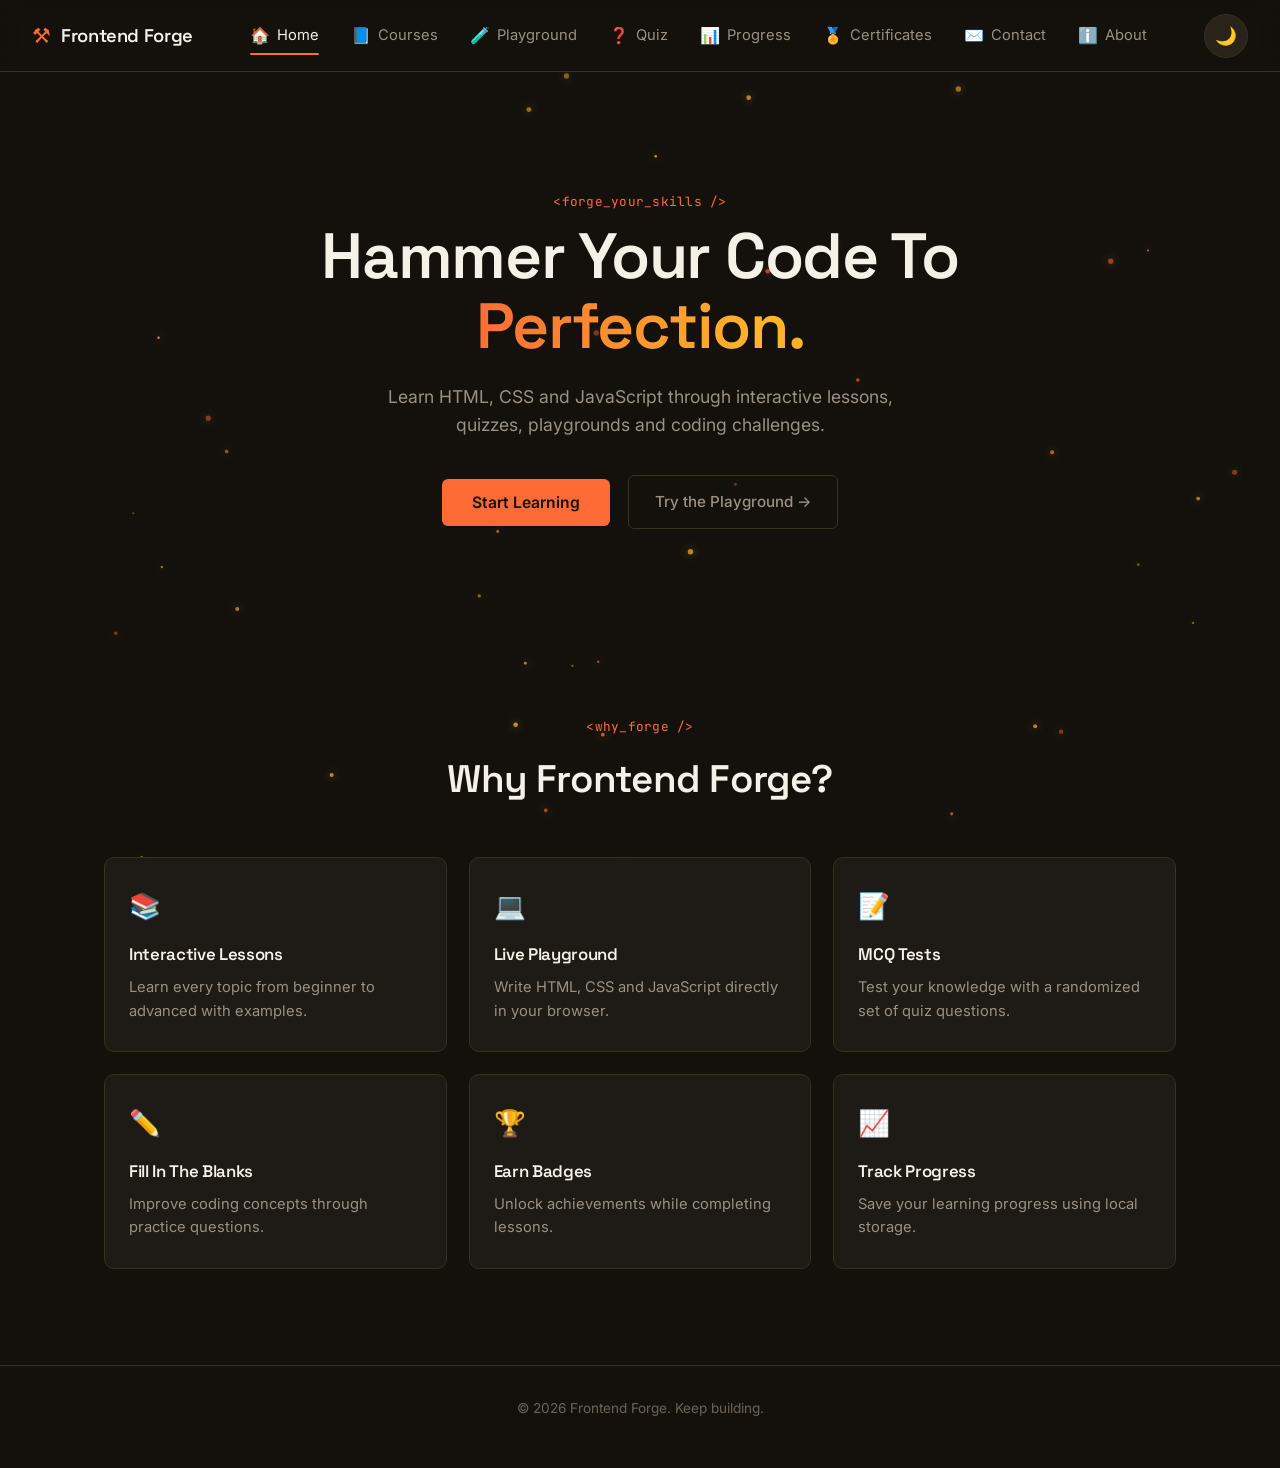
<file: index.html>
<!DOCTYPE html>
<html lang="en">
<head>
<meta charset="UTF-8">
<meta name="viewport" content="width=device-width, initial-scale=1.0, viewport-fit=cover">
<title>Frontend Forge — Learn to Build the Web</title>
<meta name="description" content="Learn HTML, CSS and JavaScript through interactive lessons, a live playground and hands-on quizzes.">

<!-- Mobile / PWA — lets the site be added to the home screen on
     Android and iOS and gives it an app-like theme color / status bar. -->
<meta name="theme-color" content="#14110d">
<link rel="manifest" href="manifest.json">
<link rel="icon" href="icon-192.png" type="image/png">
<link rel="apple-touch-icon" href="apple-touch-icon.png">
<meta name="apple-mobile-web-app-capable" content="yes">
<meta name="mobile-web-app-capable" content="yes">
<meta name="apple-mobile-web-app-status-bar-style" content="black-translucent">
<meta name="apple-mobile-web-app-title" content="Forge">

<link rel="stylesheet" href="style.css">
<script defer src="background.js"></script>
<script defer src="script.js"></script>

<link rel="preconnect" href="https://fonts.googleapis.com">
<link rel="preconnect" href="https://fonts.gstatic.com" crossorigin>
<link href="https://fonts.googleapis.com/css2?family=Space+Grotesk:wght@500;600;700&family=Inter:wght@400;500;600;700&family=JetBrains+Mono:wght@400;500;600&display=swap" rel="stylesheet">
</head>

<body>

<canvas id="emberCanvas" aria-hidden="true"></canvas>

<div class="toast-stack" id="toastStack" aria-live="polite" aria-atomic="true"></div>

<!-- ================= NAVBAR ================= -->
<header>
    <div class="logo">
        <a href="index.html" style="display:flex;align-items:center;gap:10px;text-decoration:none;">
            <span class="logo-mark" aria-hidden="true">⚒</span>
            <h2>Frontend Forge</h2>
        </a>
    </div>

    <nav id="siteNav">
        <ul id="menu">
            <li><a href="index.html" class="nav-link active"><span class="nav-icon" aria-hidden="true">🏠</span><span class="nav-label">Home</span></a></li>
            <li><a href="courses.html" class="nav-link"><span class="nav-icon" aria-hidden="true">📘</span><span class="nav-label">Courses</span></a></li>
            <li><a href="playground.html" class="nav-link"><span class="nav-icon" aria-hidden="true">🧪</span><span class="nav-label">Playground</span></a></li>
            <li><a href="quiz.html" class="nav-link"><span class="nav-icon" aria-hidden="true">❓</span><span class="nav-label">Quiz</span></a></li>
            <li><a href="progress.html" class="nav-link"><span class="nav-icon" aria-hidden="true">📊</span><span class="nav-label">Progress</span></a></li>
            <li><a href="certificates.html" class="nav-link"><span class="nav-icon" aria-hidden="true">🏅</span><span class="nav-label">Certificates</span></a></li>
            <li><a href="contact.html" class="nav-link"><span class="nav-icon" aria-hidden="true">✉️</span><span class="nav-label">Contact</span></a></li>
            <li><a href="about.html" class="nav-link"><span class="nav-icon" aria-hidden="true">ℹ️</span><span class="nav-label">About</span></a></li>
        </ul>
    </nav>

    <div class="header-actions">
        <button id="themeBtn" aria-label="Toggle light and dark theme">🌙</button>
        <button id="menuBtn" aria-label="Toggle navigation menu" aria-expanded="false">
            <span></span><span></span><span></span>
        </button>
    </div>
</header>

<!-- ================= HERO ================= -->
<section class="hero" id="home">
    <p class="eyebrow">&lt;forge_your_skills /&gt;</p>
    <div class="hero-text">
        <h1>Hammer Your Code To <span class="ember-text">Perfection.</span></h1>
        <p>
            Learn HTML, CSS and JavaScript through interactive lessons,
            quizzes, playgrounds and coding challenges.
        </p>
        <div class="hero-actions">
            <button class="startBtn" id="startLearningBtn">
                <span>Start Learning</span>
            </button>
            <a href="playground.html" class="ghostBtn">Try the Playground →</a>
        </div>
    </div>
</section>

<div class="spark-divider" aria-hidden="true"></div>

<!-- ================= FEATURES ================= -->
<section class="features">
    <p class="eyebrow center">&lt;why_forge /&gt;</p>
    <h2>Why Frontend Forge?</h2>

    <div class="feature-container">
        <div class="card">
            <span class="card-icon">📚</span>
            <h3>Interactive Lessons</h3>
            <p>Learn every topic from beginner to advanced with examples.</p>
        </div>
        <div class="card">
            <span class="card-icon">💻</span>
            <h3>Live Playground</h3>
            <p>Write HTML, CSS and JavaScript directly in your browser.</p>
        </div>
        <div class="card">
            <span class="card-icon">📝</span>
            <h3>MCQ Tests</h3>
            <p>Test your knowledge with a randomized set of quiz questions.</p>
        </div>
        <div class="card">
            <span class="card-icon">✏️</span>
            <h3>Fill In The Blanks</h3>
            <p>Improve coding concepts through practice questions.</p>
        </div>
        <div class="card">
            <span class="card-icon">🏆</span>
            <h3>Earn Badges</h3>
            <p>Unlock achievements while completing lessons.</p>
        </div>
        <div class="card">
            <span class="card-icon">📈</span>
            <h3>Track Progress</h3>
            <p>Save your learning progress using local storage.</p>
        </div>
    </div>
</section>

<footer>
    <p>&copy; <span id="year"></span> Frontend Forge. Keep building.</p>
</footer>

<button id="backToTopBtn" class="back-to-top" aria-label="Back to top" title="Back to top">
    <svg viewBox="0 0 24 24" fill="none" stroke="currentColor" stroke-width="2.2" stroke-linecap="round" stroke-linejoin="round"><path d="M12 19V6"/><path d="M6 12l6-6 6 6"/></svg>
</button>

</body>
</html>
</file>
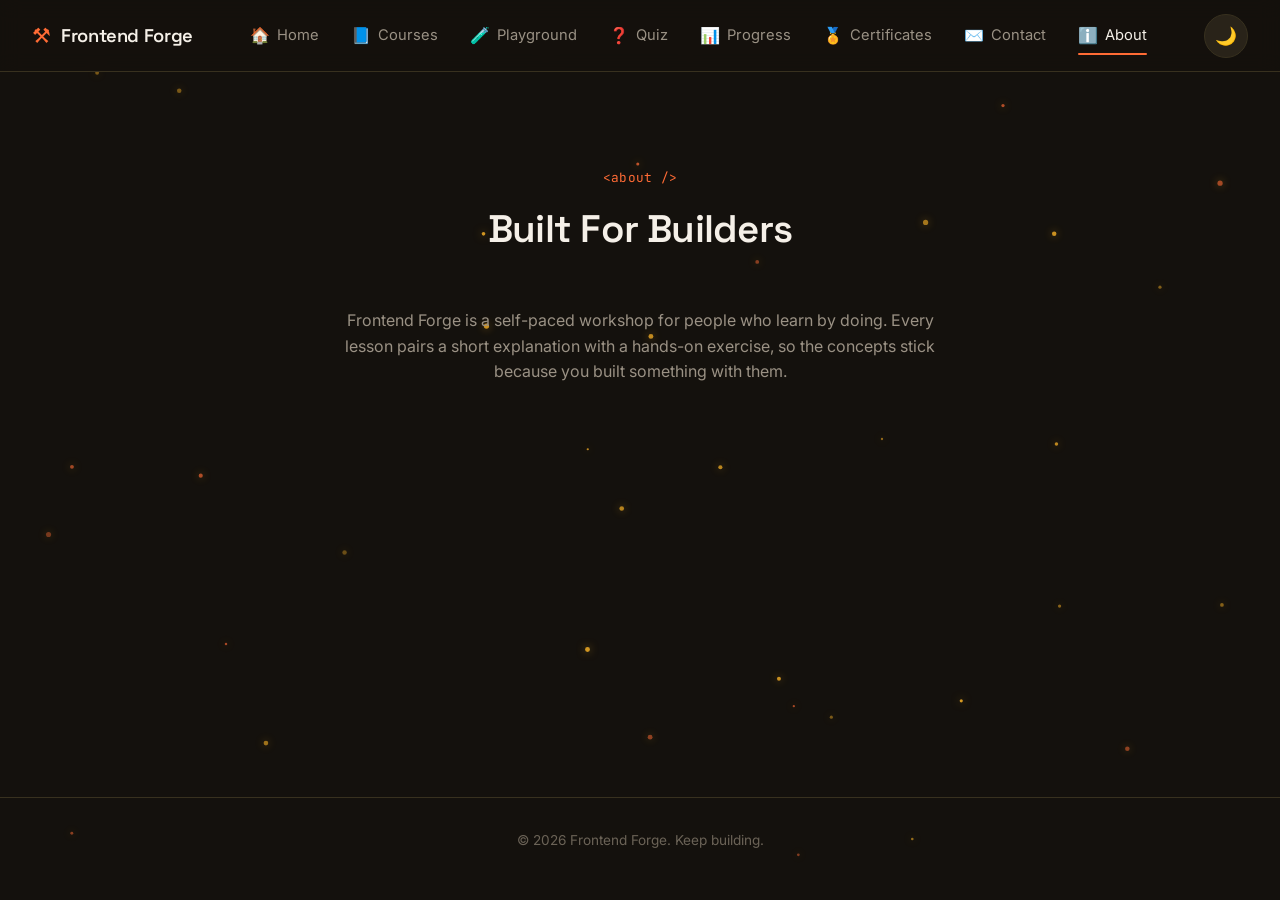
<file: about.html>
<!DOCTYPE html>
<html lang="en">
<head>
<meta charset="UTF-8">
<meta name="viewport" content="width=device-width, initial-scale=1.0, viewport-fit=cover">
<title>About — Frontend Forge</title>
<meta name="description" content="Frontend Forge is a self-paced, hands-on workshop for learning to code.">

<!-- Mobile / PWA — lets the site be added to the home screen on
     Android and iOS and gives it an app-like theme color / status bar. -->
<meta name="theme-color" content="#14110d">
<link rel="manifest" href="manifest.json">
<link rel="icon" href="icon-192.png" type="image/png">
<link rel="apple-touch-icon" href="apple-touch-icon.png">
<meta name="apple-mobile-web-app-capable" content="yes">
<meta name="mobile-web-app-capable" content="yes">
<meta name="apple-mobile-web-app-status-bar-style" content="black-translucent">
<meta name="apple-mobile-web-app-title" content="Forge">

<link rel="stylesheet" href="style.css">
<script defer src="background.js"></script>
<script defer src="script.js"></script>

<link rel="preconnect" href="https://fonts.googleapis.com">
<link rel="preconnect" href="https://fonts.gstatic.com" crossorigin>
<link href="https://fonts.googleapis.com/css2?family=Space+Grotesk:wght@500;600;700&family=Inter:wght@400;500;600;700&family=JetBrains+Mono:wght@400;500;600&display=swap" rel="stylesheet">
</head>

<body>

<canvas id="emberCanvas" aria-hidden="true"></canvas>

<div class="toast-stack" id="toastStack" aria-live="polite" aria-atomic="true"></div>

<!-- ================= NAVBAR ================= -->
<header>
    <div class="logo">
        <a href="index.html" style="display:flex;align-items:center;gap:10px;text-decoration:none;">
            <span class="logo-mark" aria-hidden="true">⚒</span>
            <h2>Frontend Forge</h2>
        </a>
    </div>

    <nav id="siteNav">
        <ul id="menu">
            <li><a href="index.html" class="nav-link"><span class="nav-icon" aria-hidden="true">🏠</span><span class="nav-label">Home</span></a></li>
            <li><a href="courses.html" class="nav-link"><span class="nav-icon" aria-hidden="true">📘</span><span class="nav-label">Courses</span></a></li>
            <li><a href="playground.html" class="nav-link"><span class="nav-icon" aria-hidden="true">🧪</span><span class="nav-label">Playground</span></a></li>
            <li><a href="quiz.html" class="nav-link"><span class="nav-icon" aria-hidden="true">❓</span><span class="nav-label">Quiz</span></a></li>
            <li><a href="progress.html" class="nav-link"><span class="nav-icon" aria-hidden="true">📊</span><span class="nav-label">Progress</span></a></li>
            <li><a href="certificates.html" class="nav-link"><span class="nav-icon" aria-hidden="true">🏅</span><span class="nav-label">Certificates</span></a></li>
            <li><a href="contact.html" class="nav-link"><span class="nav-icon" aria-hidden="true">✉️</span><span class="nav-label">Contact</span></a></li>
            <li><a href="about.html" class="nav-link active"><span class="nav-icon" aria-hidden="true">ℹ️</span><span class="nav-label">About</span></a></li>
        </ul>
    </nav>

    <div class="header-actions">
        <button id="themeBtn" aria-label="Toggle light and dark theme">🌙</button>
        <button id="menuBtn" aria-label="Toggle navigation menu" aria-expanded="false">
            <span></span><span></span><span></span>
        </button>
    </div>
</header>

<!-- ================= ABOUT ================= -->
<section id="about">
    <p class="eyebrow center">&lt;about /&gt;</p>
    <h2>Built For Builders</h2>
    <p class="section-sub about-copy">
        Frontend Forge is a self-paced workshop for people who learn by doing.
        Every lesson pairs a short explanation with a hands-on exercise, so the
        concepts stick because you built something with them.
    </p>
</section>

<footer>
    <p>&copy; <span id="year"></span> Frontend Forge. Keep building.</p>
</footer>

<button id="backToTopBtn" class="back-to-top" aria-label="Back to top" title="Back to top">
    <svg viewBox="0 0 24 24" fill="none" stroke="currentColor" stroke-width="2.2" stroke-linecap="round" stroke-linejoin="round"><path d="M12 19V6"/><path d="M6 12l6-6 6 6"/></svg>
</button>

</body>
</html>
</file>
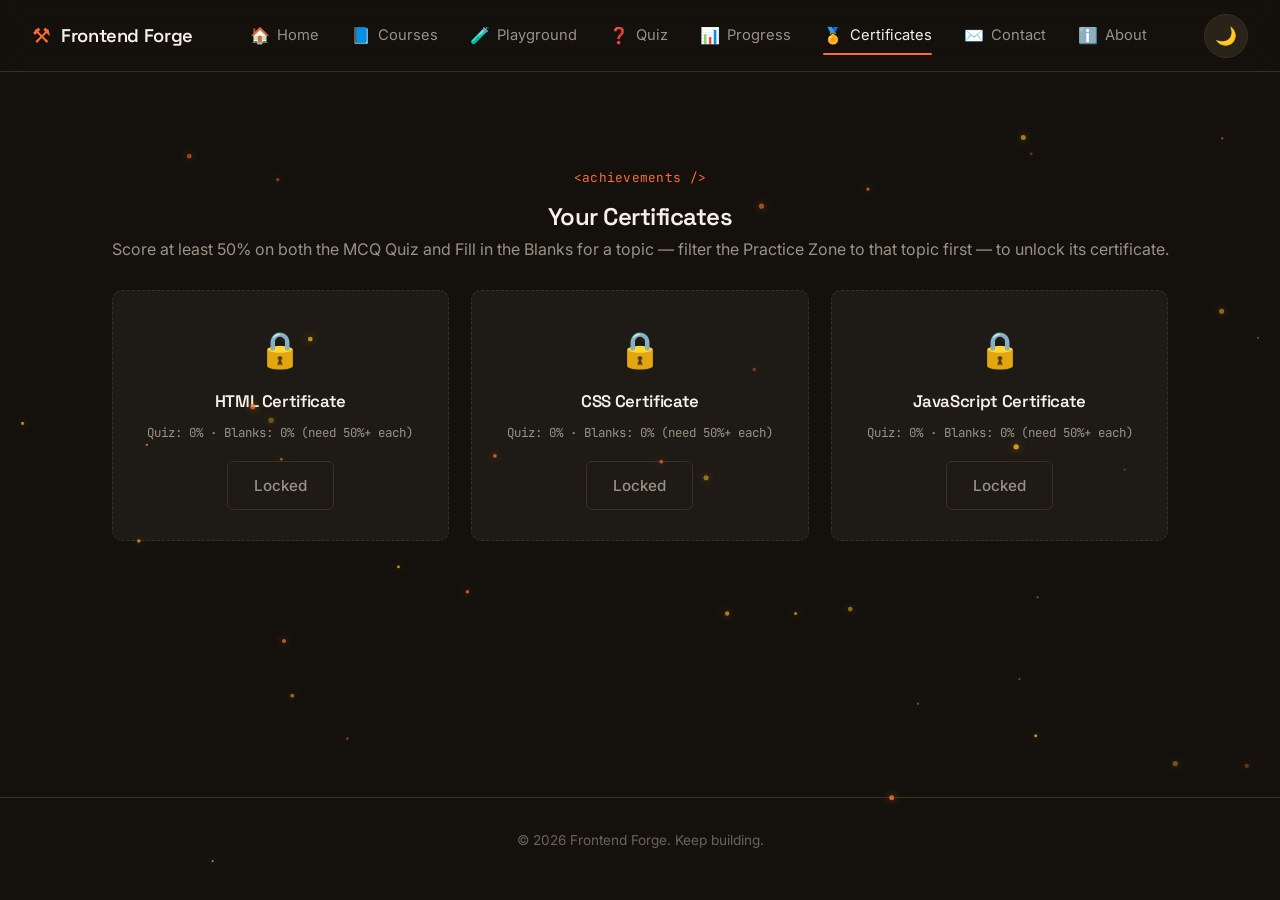
<file: certificates.html>
<!DOCTYPE html>
<html lang="en">
<head>
<meta charset="UTF-8">
<meta name="viewport" content="width=device-width, initial-scale=1.0, viewport-fit=cover">
<title>Certificates — Frontend Forge</title>
<meta name="description" content="View and download your earned course certificates.">

<!-- Mobile / PWA — lets the site be added to the home screen on
     Android and iOS and gives it an app-like theme color / status bar. -->
<meta name="theme-color" content="#14110d">
<link rel="manifest" href="manifest.json">
<link rel="icon" href="icon-192.png" type="image/png">
<link rel="apple-touch-icon" href="apple-touch-icon.png">
<meta name="apple-mobile-web-app-capable" content="yes">
<meta name="mobile-web-app-capable" content="yes">
<meta name="apple-mobile-web-app-status-bar-style" content="black-translucent">
<meta name="apple-mobile-web-app-title" content="Forge">

<link rel="stylesheet" href="style.css">
<script defer src="background.js"></script>
<script defer src="script.js"></script>

<link rel="preconnect" href="https://fonts.googleapis.com">
<link rel="preconnect" href="https://fonts.gstatic.com" crossorigin>
<link href="https://fonts.googleapis.com/css2?family=Space+Grotesk:wght@500;600;700&family=Inter:wght@400;500;600;700&family=JetBrains+Mono:wght@400;500;600&display=swap" rel="stylesheet">
</head>

<body>

<canvas id="emberCanvas" aria-hidden="true"></canvas>

<div class="toast-stack" id="toastStack" aria-live="polite" aria-atomic="true"></div>

<!-- ================= NAVBAR ================= -->
<header>
    <div class="logo">
        <a href="index.html" style="display:flex;align-items:center;gap:10px;text-decoration:none;">
            <span class="logo-mark" aria-hidden="true">⚒</span>
            <h2>Frontend Forge</h2>
        </a>
    </div>

    <nav id="siteNav">
        <ul id="menu">
            <li><a href="index.html" class="nav-link"><span class="nav-icon" aria-hidden="true">🏠</span><span class="nav-label">Home</span></a></li>
            <li><a href="courses.html" class="nav-link"><span class="nav-icon" aria-hidden="true">📘</span><span class="nav-label">Courses</span></a></li>
            <li><a href="playground.html" class="nav-link"><span class="nav-icon" aria-hidden="true">🧪</span><span class="nav-label">Playground</span></a></li>
            <li><a href="quiz.html" class="nav-link"><span class="nav-icon" aria-hidden="true">❓</span><span class="nav-label">Quiz</span></a></li>
            <li><a href="progress.html" class="nav-link"><span class="nav-icon" aria-hidden="true">📊</span><span class="nav-label">Progress</span></a></li>
            <li><a href="certificates.html" class="nav-link active"><span class="nav-icon" aria-hidden="true">🏅</span><span class="nav-label">Certificates</span></a></li>
            <li><a href="contact.html" class="nav-link"><span class="nav-icon" aria-hidden="true">✉️</span><span class="nav-label">Contact</span></a></li>
            <li><a href="about.html" class="nav-link"><span class="nav-icon" aria-hidden="true">ℹ️</span><span class="nav-label">About</span></a></li>
        </ul>
    </nav>

    <div class="header-actions">
        <button id="themeBtn" aria-label="Toggle light and dark theme">🌙</button>
        <button id="menuBtn" aria-label="Toggle navigation menu" aria-expanded="false">
            <span></span><span></span><span></span>
        </button>
    </div>
</header>

<!-- ================= CERTIFICATES ================= -->
<section id="certificates">
    <p class="eyebrow center">&lt;achievements /&gt;</p>
    <h2>Your Certificates</h2>
    <p class="section-sub">Score at least 50% on both the MCQ Quiz and Fill in the Blanks for a topic — filter the Practice Zone to that topic first — to unlock its certificate.</p>

    <div class="cert-grid" id="certGrid"></div>
</section>

<div class="modal-overlay hidden" id="certModal">
    <div class="modal-box cert-modal">
        <button class="modal-close" id="certModalClose" aria-label="Close certificate preview">✕</button>
        <h3 id="certModalTitle">Your Certificate</h3>

        <label class="cert-name-label" for="certNameInput">Name to print on the certificate</label>
        <input type="text" id="certNameInput" class="cert-name-input" placeholder="Your full name" maxlength="40">

        <div class="cert-canvas-wrap">
            <canvas id="certCanvas" width="1000" height="700"></canvas>
        </div>

        <button class="startBtn" id="certDownloadBtn">⬇ Download Certificate</button>
    </div>
</div>

<footer>
    <p>&copy; <span id="year"></span> Frontend Forge. Keep building.</p>
</footer>

<button id="backToTopBtn" class="back-to-top" aria-label="Back to top" title="Back to top">
    <svg viewBox="0 0 24 24" fill="none" stroke="currentColor" stroke-width="2.2" stroke-linecap="round" stroke-linejoin="round"><path d="M12 19V6"/><path d="M6 12l6-6 6 6"/></svg>
</button>

</body>
</html>
</file>
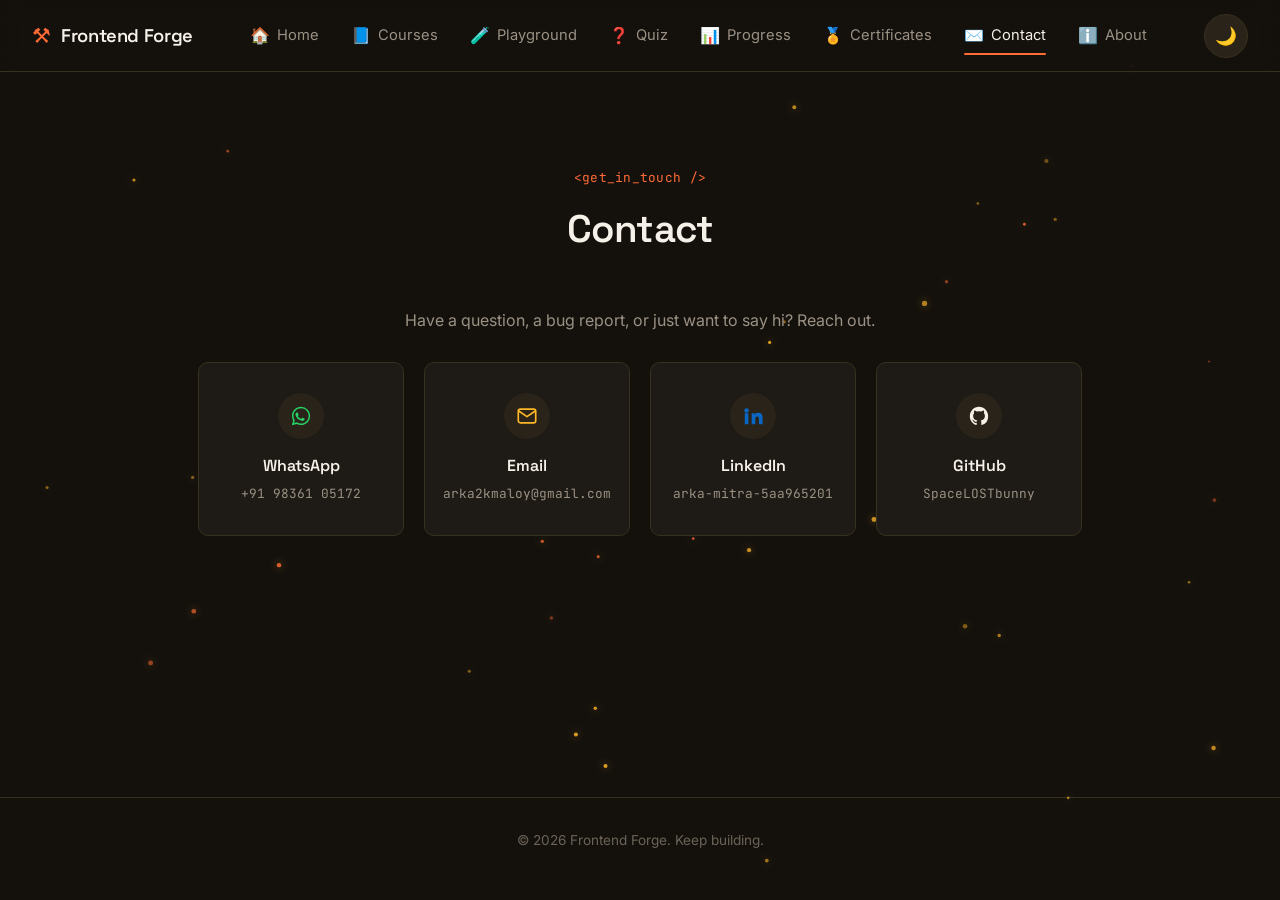
<file: contact.html>
<!DOCTYPE html>
<html lang="en">
<head>
<meta charset="UTF-8">
<meta name="viewport" content="width=device-width, initial-scale=1.0, viewport-fit=cover">
<title>Contact — Frontend Forge</title>
<meta name="description" content="Get in touch via WhatsApp, email, LinkedIn or GitHub.">

<!-- Mobile / PWA — lets the site be added to the home screen on
     Android and iOS and gives it an app-like theme color / status bar. -->
<meta name="theme-color" content="#14110d">
<link rel="manifest" href="manifest.json">
<link rel="icon" href="icon-192.png" type="image/png">
<link rel="apple-touch-icon" href="apple-touch-icon.png">
<meta name="apple-mobile-web-app-capable" content="yes">
<meta name="mobile-web-app-capable" content="yes">
<meta name="apple-mobile-web-app-status-bar-style" content="black-translucent">
<meta name="apple-mobile-web-app-title" content="Forge">

<link rel="stylesheet" href="style.css">
<script defer src="background.js"></script>
<script defer src="script.js"></script>

<link rel="preconnect" href="https://fonts.googleapis.com">
<link rel="preconnect" href="https://fonts.gstatic.com" crossorigin>
<link href="https://fonts.googleapis.com/css2?family=Space+Grotesk:wght@500;600;700&family=Inter:wght@400;500;600;700&family=JetBrains+Mono:wght@400;500;600&display=swap" rel="stylesheet">
</head>

<body>

<canvas id="emberCanvas" aria-hidden="true"></canvas>

<div class="toast-stack" id="toastStack" aria-live="polite" aria-atomic="true"></div>

<!-- ================= NAVBAR ================= -->
<header>
    <div class="logo">
        <a href="index.html" style="display:flex;align-items:center;gap:10px;text-decoration:none;">
            <span class="logo-mark" aria-hidden="true">⚒</span>
            <h2>Frontend Forge</h2>
        </a>
    </div>

    <nav id="siteNav">
        <ul id="menu">
            <li><a href="index.html" class="nav-link"><span class="nav-icon" aria-hidden="true">🏠</span><span class="nav-label">Home</span></a></li>
            <li><a href="courses.html" class="nav-link"><span class="nav-icon" aria-hidden="true">📘</span><span class="nav-label">Courses</span></a></li>
            <li><a href="playground.html" class="nav-link"><span class="nav-icon" aria-hidden="true">🧪</span><span class="nav-label">Playground</span></a></li>
            <li><a href="quiz.html" class="nav-link"><span class="nav-icon" aria-hidden="true">❓</span><span class="nav-label">Quiz</span></a></li>
            <li><a href="progress.html" class="nav-link"><span class="nav-icon" aria-hidden="true">📊</span><span class="nav-label">Progress</span></a></li>
            <li><a href="certificates.html" class="nav-link"><span class="nav-icon" aria-hidden="true">🏅</span><span class="nav-label">Certificates</span></a></li>
            <li><a href="contact.html" class="nav-link active"><span class="nav-icon" aria-hidden="true">✉️</span><span class="nav-label">Contact</span></a></li>
            <li><a href="about.html" class="nav-link"><span class="nav-icon" aria-hidden="true">ℹ️</span><span class="nav-label">About</span></a></li>
        </ul>
    </nav>

    <div class="header-actions">
        <button id="themeBtn" aria-label="Toggle light and dark theme">🌙</button>
        <button id="menuBtn" aria-label="Toggle navigation menu" aria-expanded="false">
            <span></span><span></span><span></span>
        </button>
    </div>
</header>

<!-- ================= CONTACT ================= -->
<section id="contact">
    <p class="eyebrow center">&lt;get_in_touch /&gt;</p>
    <h2>Contact</h2>
    <p class="section-sub">Have a question, a bug report, or just want to say hi? Reach out.</p>

    <div class="contact-grid">
        <a class="contact-card" href="https://wa.me/919836105172" target="_blank" rel="noopener noreferrer">
            <span class="contact-icon contact-icon-whatsapp" aria-hidden="true">
                <svg viewBox="0 0 24 24" fill="currentColor"><path d="M12.04 2C6.58 2 2.13 6.45 2.13 11.91c0 1.75.46 3.45 1.32 4.95L2 22l5.28-1.38a9.9 9.9 0 0 0 4.76 1.21h.01c5.46 0 9.9-4.45 9.9-9.91 0-2.65-1.03-5.14-2.9-7.01A9.86 9.86 0 0 0 12.04 2Zm0 1.67c2.23 0 4.32.87 5.9 2.45a8.26 8.26 0 0 1 2.43 5.79c0 4.56-3.72 8.27-8.29 8.27a8.3 8.3 0 0 1-4.22-1.15l-.3-.18-3.13.82.84-3.05-.2-.31a8.22 8.22 0 0 1-1.27-4.4c0-4.56 3.72-8.24 8.24-8.24Zm-4.55 4.51c-.16 0-.42.06-.64.31s-.85.83-.85 2.02.87 2.35.99 2.51c.12.16 1.7 2.68 4.19 3.66 2.07.82 2.49.66 2.94.62.45-.04 1.45-.59 1.65-1.16.2-.57.2-1.06.14-1.16-.06-.1-.22-.16-.46-.28-.24-.12-1.45-.71-1.67-.79-.22-.08-.39-.12-.55.12-.16.24-.63.79-.78.95-.14.16-.29.18-.53.06-.24-.12-1.03-.38-1.96-1.2-.72-.65-1.21-1.44-1.35-1.68-.14-.24-.02-.37.11-.49.11-.11.24-.29.36-.43.12-.14.16-.24.24-.4.08-.16.04-.31-.02-.43-.06-.12-.55-1.35-.76-1.84-.2-.48-.4-.42-.55-.42Z"/></svg>
            </span>
            <span class="contact-label">WhatsApp</span>
            <span class="contact-value">+91 98361 05172</span>
        </a>

        <a class="contact-card" href="mailto:arka2kmaloy@gmail.com">
            <span class="contact-icon contact-icon-mail" aria-hidden="true">
                <svg viewBox="0 0 24 24" fill="none" stroke="currentColor" stroke-width="1.8" stroke-linecap="round" stroke-linejoin="round"><rect x="2.5" y="4.5" width="19" height="15" rx="2.2"/><path d="M3 6.5l9 6.2 9-6.2"/></svg>
            </span>
            <span class="contact-label">Email</span>
            <span class="contact-value">arka2kmaloy@gmail.com</span>
        </a>

        <a class="contact-card" href="https://linkedin.com/in/arka-mitra-5aa965201" target="_blank" rel="noopener noreferrer">
            <span class="contact-icon contact-icon-linkedin" aria-hidden="true">
                <svg viewBox="0 0 24 24" fill="currentColor"><path d="M4.98 3.5a2.5 2.5 0 1 0 0 5 2.5 2.5 0 0 0 0-5ZM3 9h4v12H3V9Zm7 0h3.83v1.64h.05c.53-1 1.84-2.06 3.79-2.06 4.06 0 4.81 2.67 4.81 6.14V21h-4v-5.5c0-1.31-.02-3-1.83-3-1.83 0-2.11 1.43-2.11 2.9V21h-4V9Z"/></svg>
            </span>
            <span class="contact-label">LinkedIn</span>
            <span class="contact-value">arka-mitra-5aa965201</span>
        </a>

        <a class="contact-card" href="https://github.com/SpaceLOSTbunny" target="_blank" rel="noopener noreferrer">
            <span class="contact-icon contact-icon-github" aria-hidden="true">
                <svg viewBox="0 0 24 24" fill="currentColor"><path d="M12 2C6.48 2 2 6.58 2 12.19c0 4.49 2.87 8.3 6.84 9.64.5.1.68-.22.68-.49 0-.24-.01-1.03-.01-1.87-2.78.62-3.37-1.21-3.37-1.21-.45-1.18-1.11-1.49-1.11-1.49-.9-.63.07-.62.07-.62 1 .07 1.53 1.05 1.53 1.05.9 1.55 2.36 1.11 2.94.85.09-.66.35-1.11.63-1.36-2.22-.26-4.56-1.14-4.56-5.06 0-1.12.39-2.03 1.03-2.75-.1-.26-.45-1.31.1-2.72 0 0 .84-.28 2.75 1.05a9.3 9.3 0 0 1 5 0c1.9-1.33 2.75-1.05 2.75-1.05.55 1.41.2 2.46.1 2.72.64.72 1.03 1.63 1.03 2.75 0 3.93-2.34 4.79-4.57 5.05.36.32.68.94.68 1.9 0 1.37-.01 2.48-.01 2.81 0 .27.18.6.69.49A10.02 10.02 0 0 0 22 12.19C22 6.58 17.52 2 12 2Z"/></svg>
            </span>
            <span class="contact-label">GitHub</span>
            <span class="contact-value">SpaceLOSTbunny</span>
        </a>
    </div>
</section>

<footer>
    <p>&copy; <span id="year"></span> Frontend Forge. Keep building.</p>
</footer>

<button id="backToTopBtn" class="back-to-top" aria-label="Back to top" title="Back to top">
    <svg viewBox="0 0 24 24" fill="none" stroke="currentColor" stroke-width="2.2" stroke-linecap="round" stroke-linejoin="round"><path d="M12 19V6"/><path d="M6 12l6-6 6 6"/></svg>
</button>

</body>
</html>
</file>
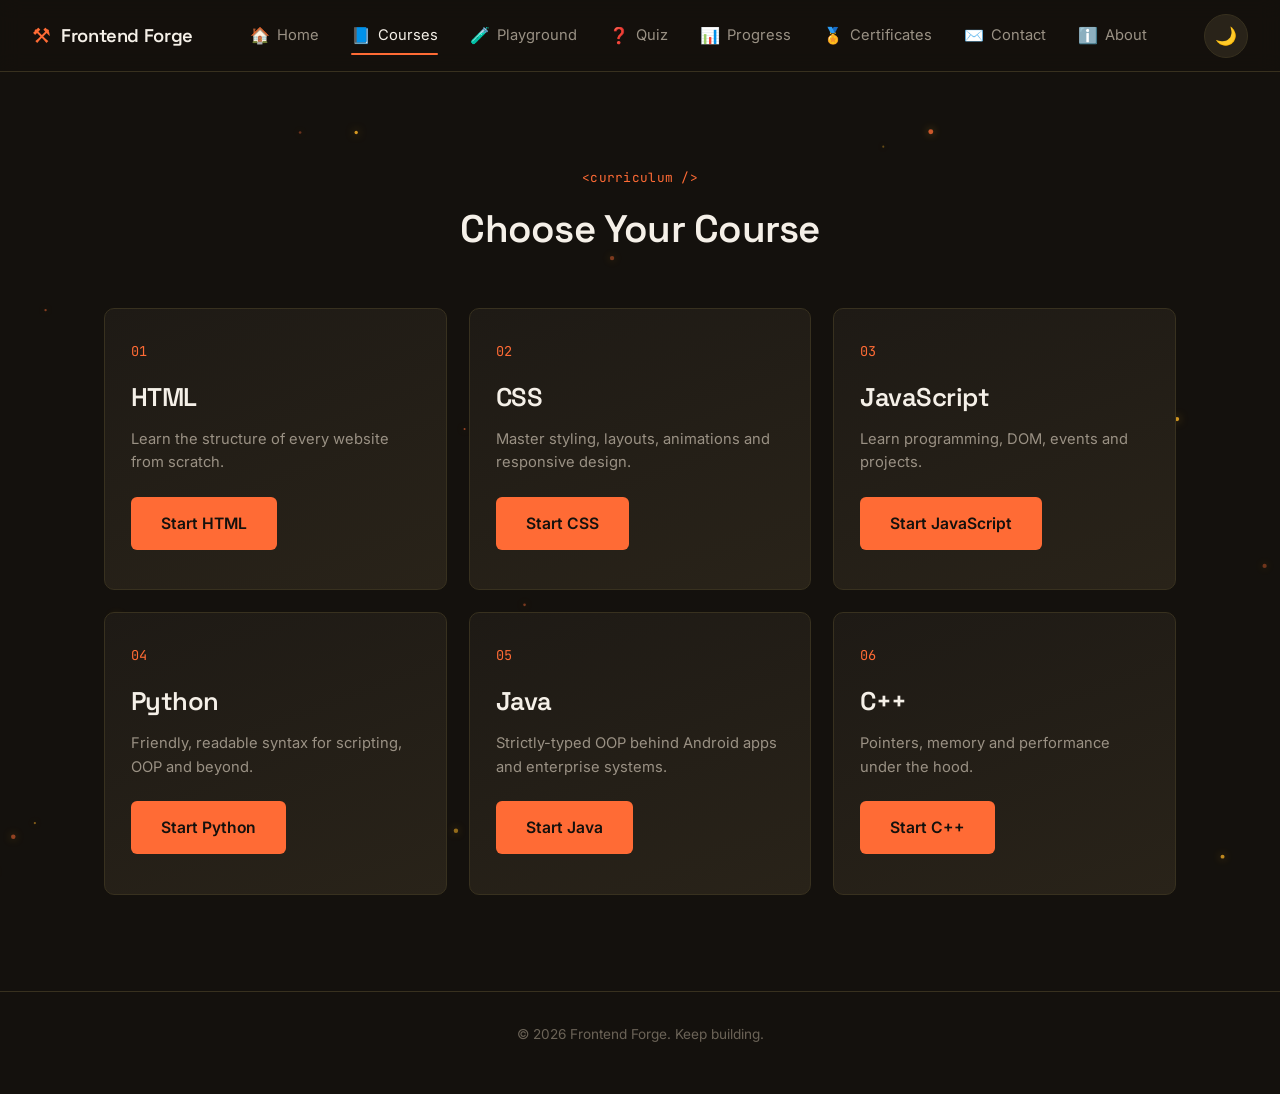
<file: courses.html>
<!DOCTYPE html>
<html lang="en">
<head>
<meta charset="UTF-8">
<meta name="viewport" content="width=device-width, initial-scale=1.0, viewport-fit=cover">
<title>Courses — Frontend Forge</title>
<meta name="description" content="Choose a course: HTML, CSS, JavaScript, Python, Java or C++.">

<!-- Mobile / PWA — lets the site be added to the home screen on
     Android and iOS and gives it an app-like theme color / status bar. -->
<meta name="theme-color" content="#14110d">
<link rel="manifest" href="manifest.json">
<link rel="icon" href="icon-192.png" type="image/png">
<link rel="apple-touch-icon" href="apple-touch-icon.png">
<meta name="apple-mobile-web-app-capable" content="yes">
<meta name="mobile-web-app-capable" content="yes">
<meta name="apple-mobile-web-app-status-bar-style" content="black-translucent">
<meta name="apple-mobile-web-app-title" content="Forge">

<link rel="stylesheet" href="style.css">
<script defer src="background.js"></script>
<script defer src="script.js"></script>

<link rel="preconnect" href="https://fonts.googleapis.com">
<link rel="preconnect" href="https://fonts.gstatic.com" crossorigin>
<link href="https://fonts.googleapis.com/css2?family=Space+Grotesk:wght@500;600;700&family=Inter:wght@400;500;600;700&family=JetBrains+Mono:wght@400;500;600&display=swap" rel="stylesheet">
</head>

<body>

<canvas id="emberCanvas" aria-hidden="true"></canvas>

<div class="toast-stack" id="toastStack" aria-live="polite" aria-atomic="true"></div>

<!-- ================= NAVBAR ================= -->
<header>
    <div class="logo">
        <a href="index.html" style="display:flex;align-items:center;gap:10px;text-decoration:none;">
            <span class="logo-mark" aria-hidden="true">⚒</span>
            <h2>Frontend Forge</h2>
        </a>
    </div>

    <nav id="siteNav">
        <ul id="menu">
            <li><a href="index.html" class="nav-link"><span class="nav-icon" aria-hidden="true">🏠</span><span class="nav-label">Home</span></a></li>
            <li><a href="courses.html" class="nav-link active"><span class="nav-icon" aria-hidden="true">📘</span><span class="nav-label">Courses</span></a></li>
            <li><a href="playground.html" class="nav-link"><span class="nav-icon" aria-hidden="true">🧪</span><span class="nav-label">Playground</span></a></li>
            <li><a href="quiz.html" class="nav-link"><span class="nav-icon" aria-hidden="true">❓</span><span class="nav-label">Quiz</span></a></li>
            <li><a href="progress.html" class="nav-link"><span class="nav-icon" aria-hidden="true">📊</span><span class="nav-label">Progress</span></a></li>
            <li><a href="certificates.html" class="nav-link"><span class="nav-icon" aria-hidden="true">🏅</span><span class="nav-label">Certificates</span></a></li>
            <li><a href="contact.html" class="nav-link"><span class="nav-icon" aria-hidden="true">✉️</span><span class="nav-label">Contact</span></a></li>
            <li><a href="about.html" class="nav-link"><span class="nav-icon" aria-hidden="true">ℹ️</span><span class="nav-label">About</span></a></li>
        </ul>
    </nav>

    <div class="header-actions">
        <button id="themeBtn" aria-label="Toggle light and dark theme">🌙</button>
        <button id="menuBtn" aria-label="Toggle navigation menu" aria-expanded="false">
            <span></span><span></span><span></span>
        </button>
    </div>
</header>

<!-- ================= COURSES ================= -->
<section id="courses">
    <p class="eyebrow center">&lt;curriculum /&gt;</p>
    <h2>Choose Your Course</h2>

    <div class="course-container">
        <div class="course-card" data-course="html">
            <span class="course-index">01</span>
            <h1>HTML</h1>
            <p>Learn the structure of every website from scratch.</p>
            <a class="courseBtn" href="html-course.html" data-course="html">Start HTML</a>
        </div>

        <div class="course-card" data-course="css">
            <span class="course-index">02</span>
            <h1>CSS</h1>
            <p>Master styling, layouts, animations and responsive design.</p>
            <a class="courseBtn" href="css-course.html" data-course="css">Start CSS</a>
        </div>

        <div class="course-card" data-course="javascript">
            <span class="course-index">03</span>
            <h1>JavaScript</h1>
            <p>Learn programming, DOM, events and projects.</p>
            <a class="courseBtn" href="js-course.html" data-course="javascript">Start JavaScript</a>
        </div>

        <div class="course-card" data-course="python">
            <span class="course-index">04</span>
            <h1>Python</h1>
            <p>Friendly, readable syntax for scripting, OOP and beyond.</p>
            <a class="courseBtn" href="python-course.html" data-course="python">Start Python</a>
        </div>

        <div class="course-card" data-course="java">
            <span class="course-index">05</span>
            <h1>Java</h1>
            <p>Strictly-typed OOP behind Android apps and enterprise systems.</p>
            <a class="courseBtn" href="java-course.html" data-course="java">Start Java</a>
        </div>

        <div class="course-card" data-course="cpp">
            <span class="course-index">06</span>
            <h1>C++</h1>
            <p>Pointers, memory and performance under the hood.</p>
            <a class="courseBtn" href="cpp-course.html" data-course="cpp">Start C++</a>
        </div>
    </div>
</section>

<footer>
    <p>&copy; <span id="year"></span> Frontend Forge. Keep building.</p>
</footer>

<button id="backToTopBtn" class="back-to-top" aria-label="Back to top" title="Back to top">
    <svg viewBox="0 0 24 24" fill="none" stroke="currentColor" stroke-width="2.2" stroke-linecap="round" stroke-linejoin="round"><path d="M12 19V6"/><path d="M6 12l6-6 6 6"/></svg>
</button>

</body>
</html>
</file>
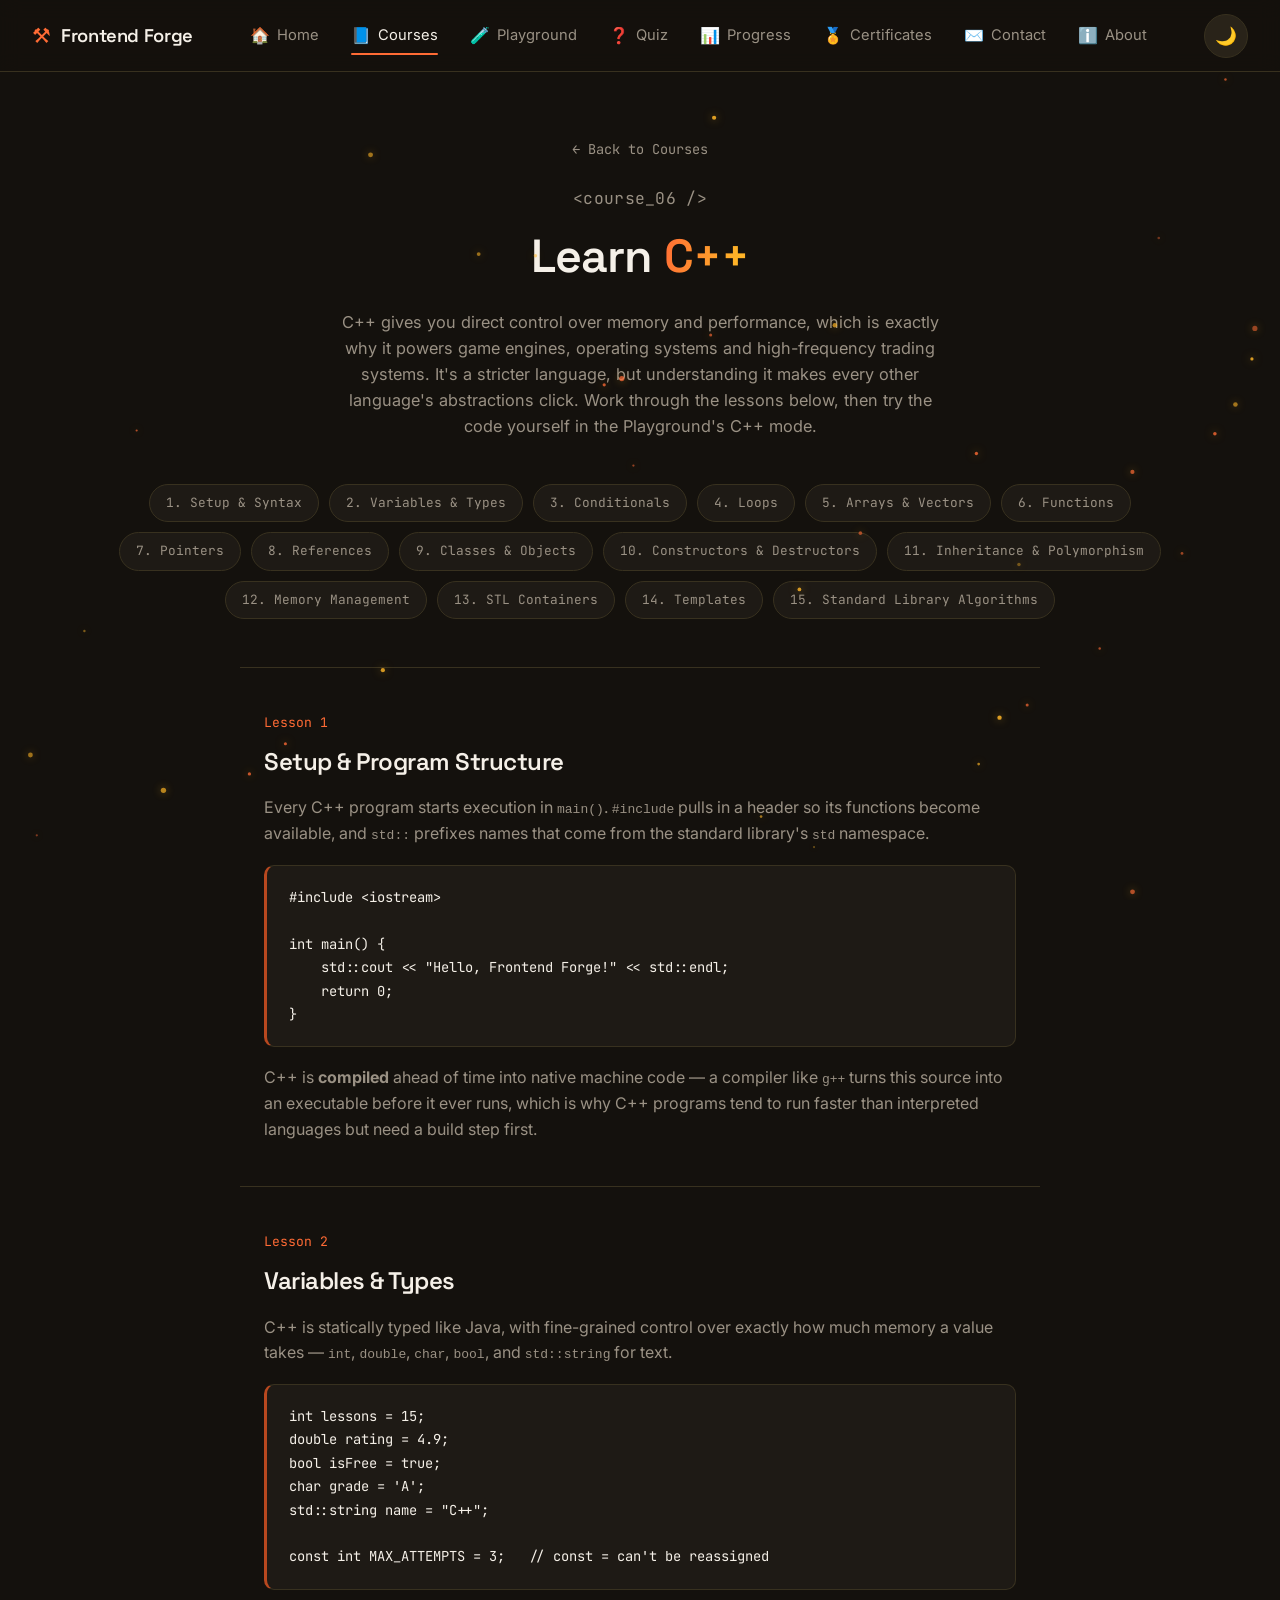
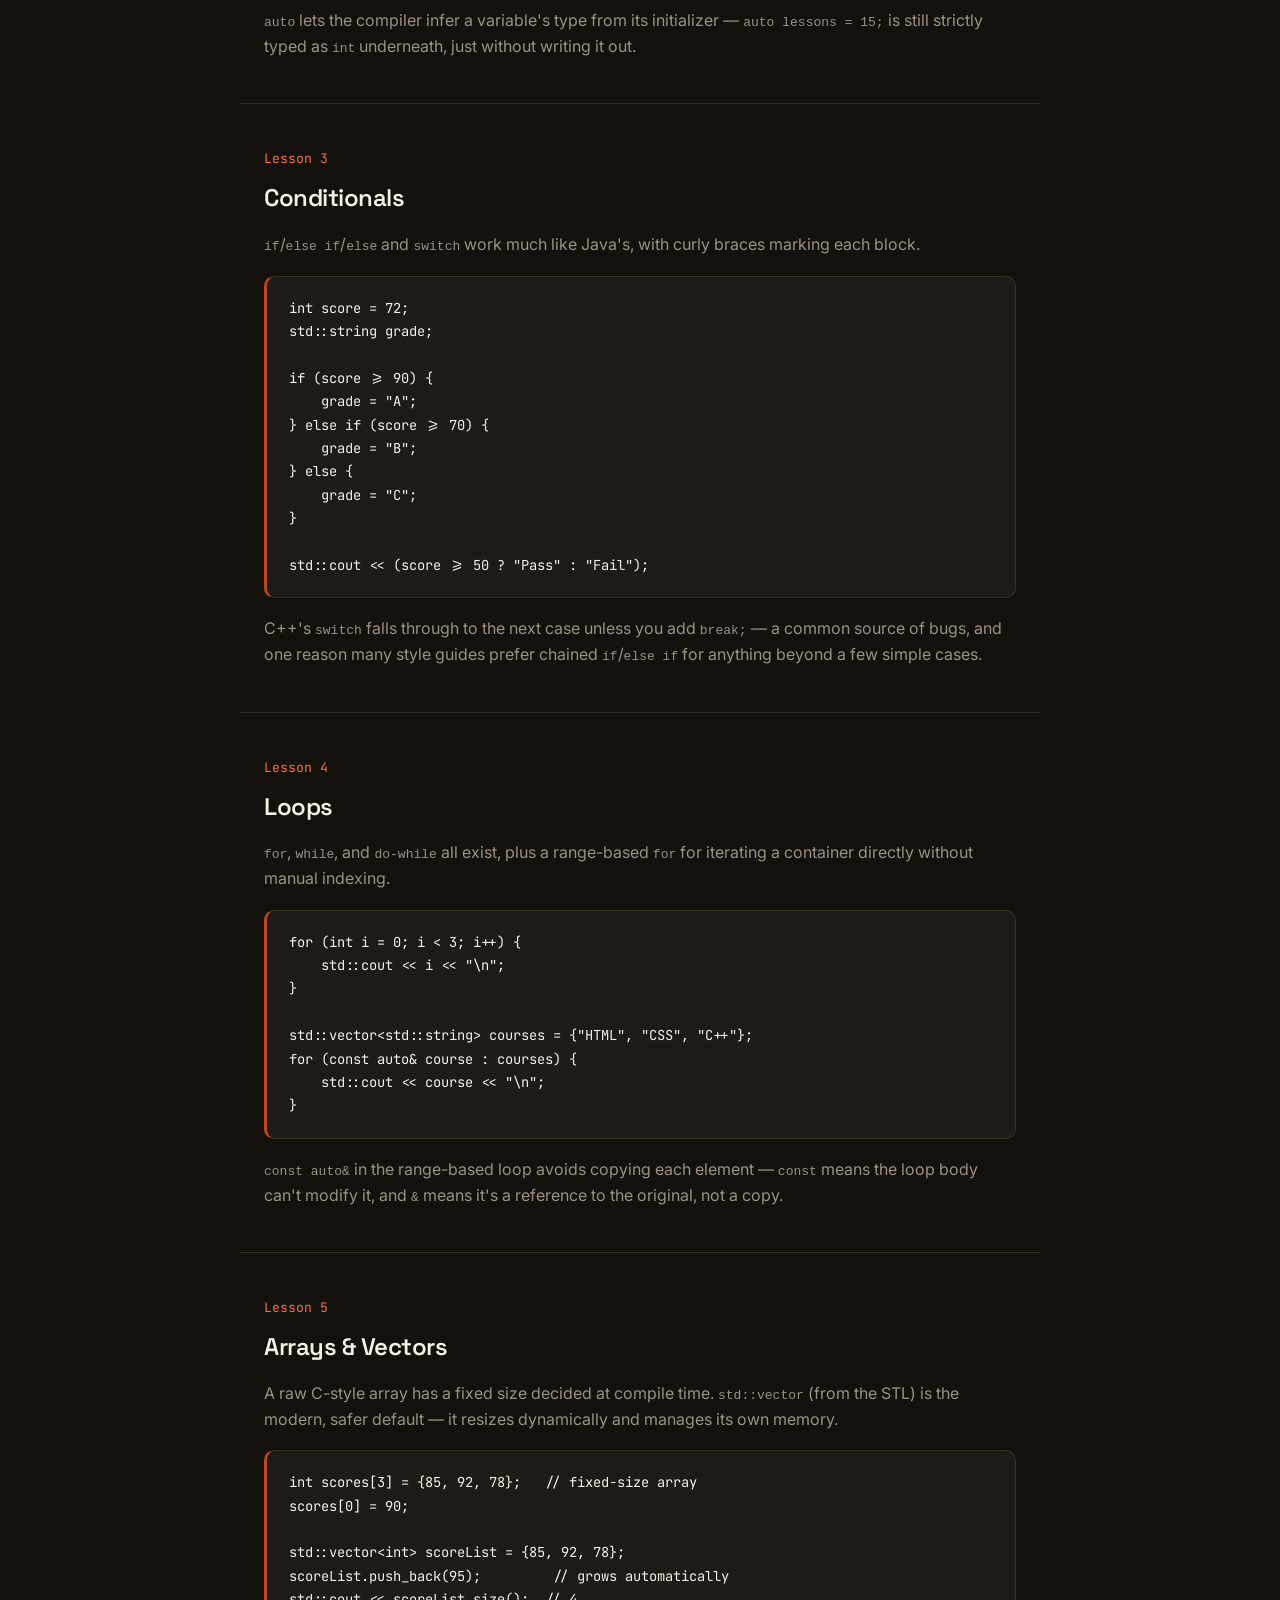
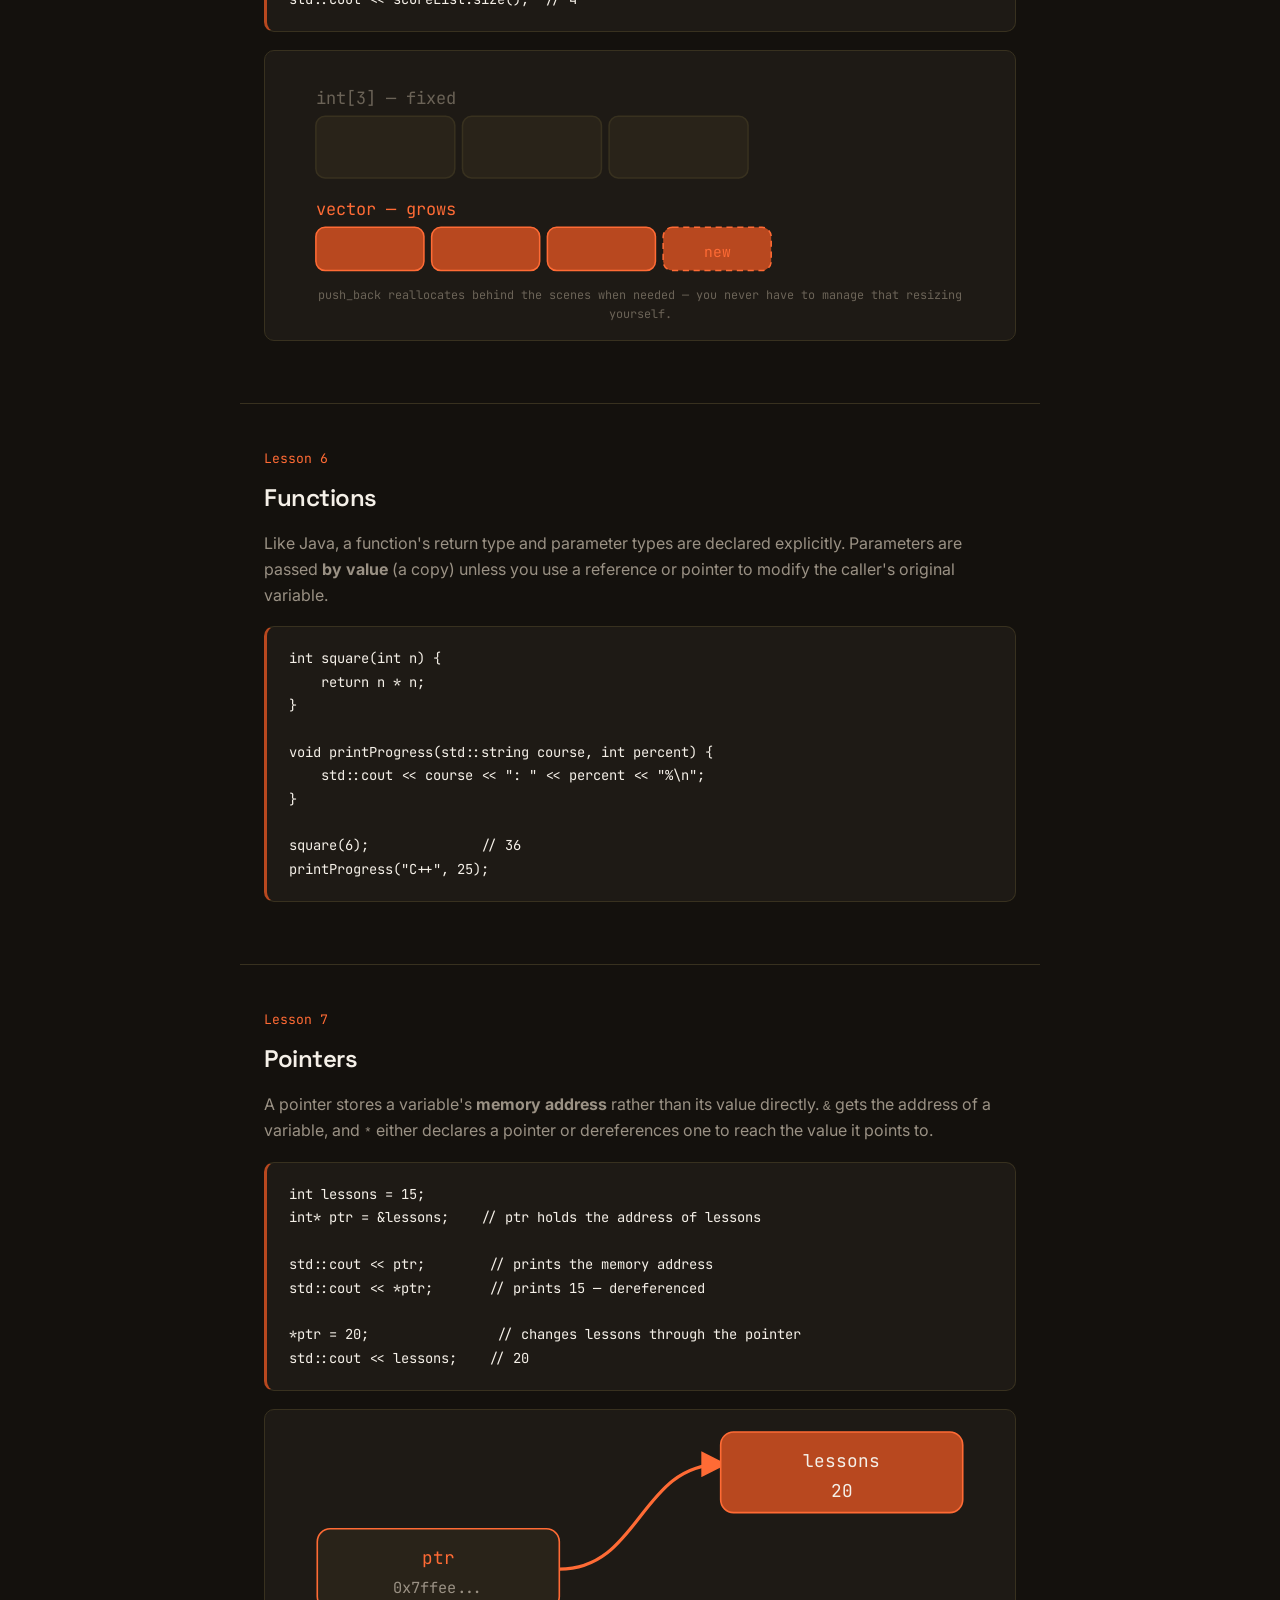
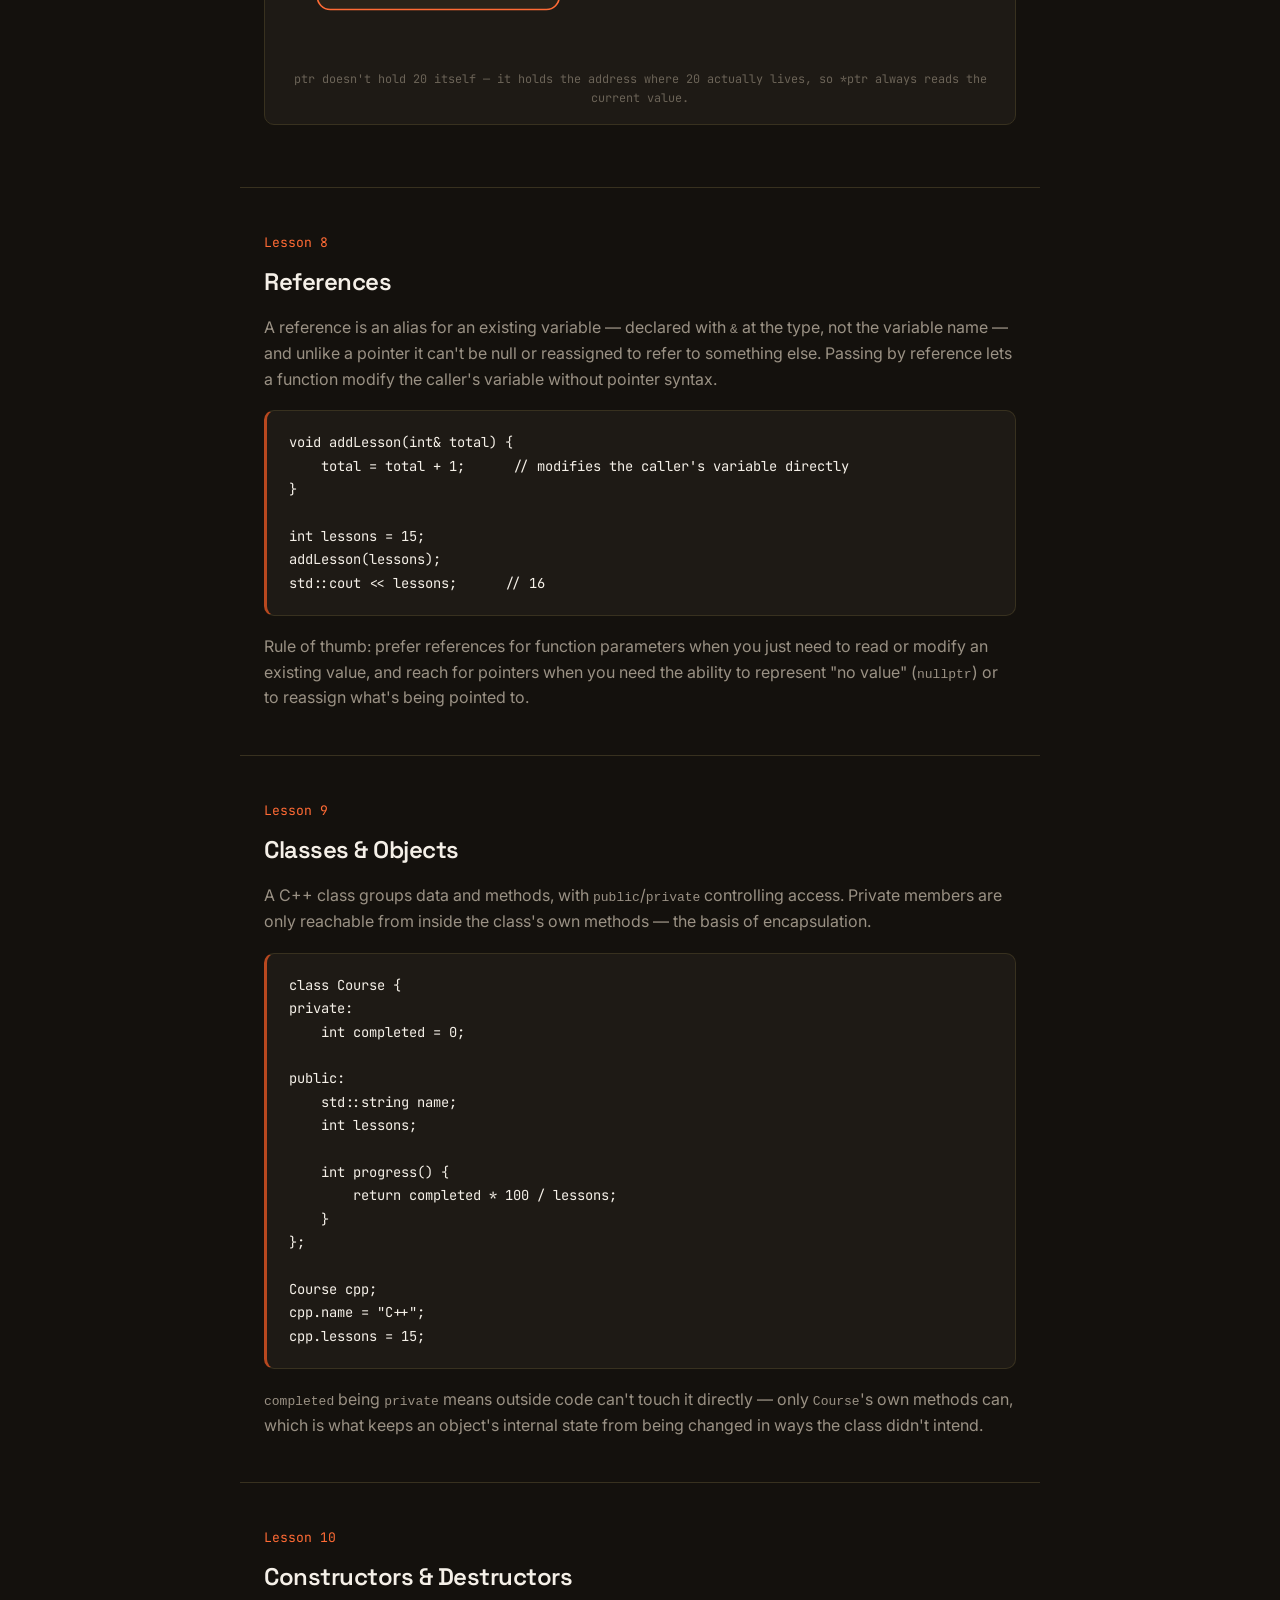
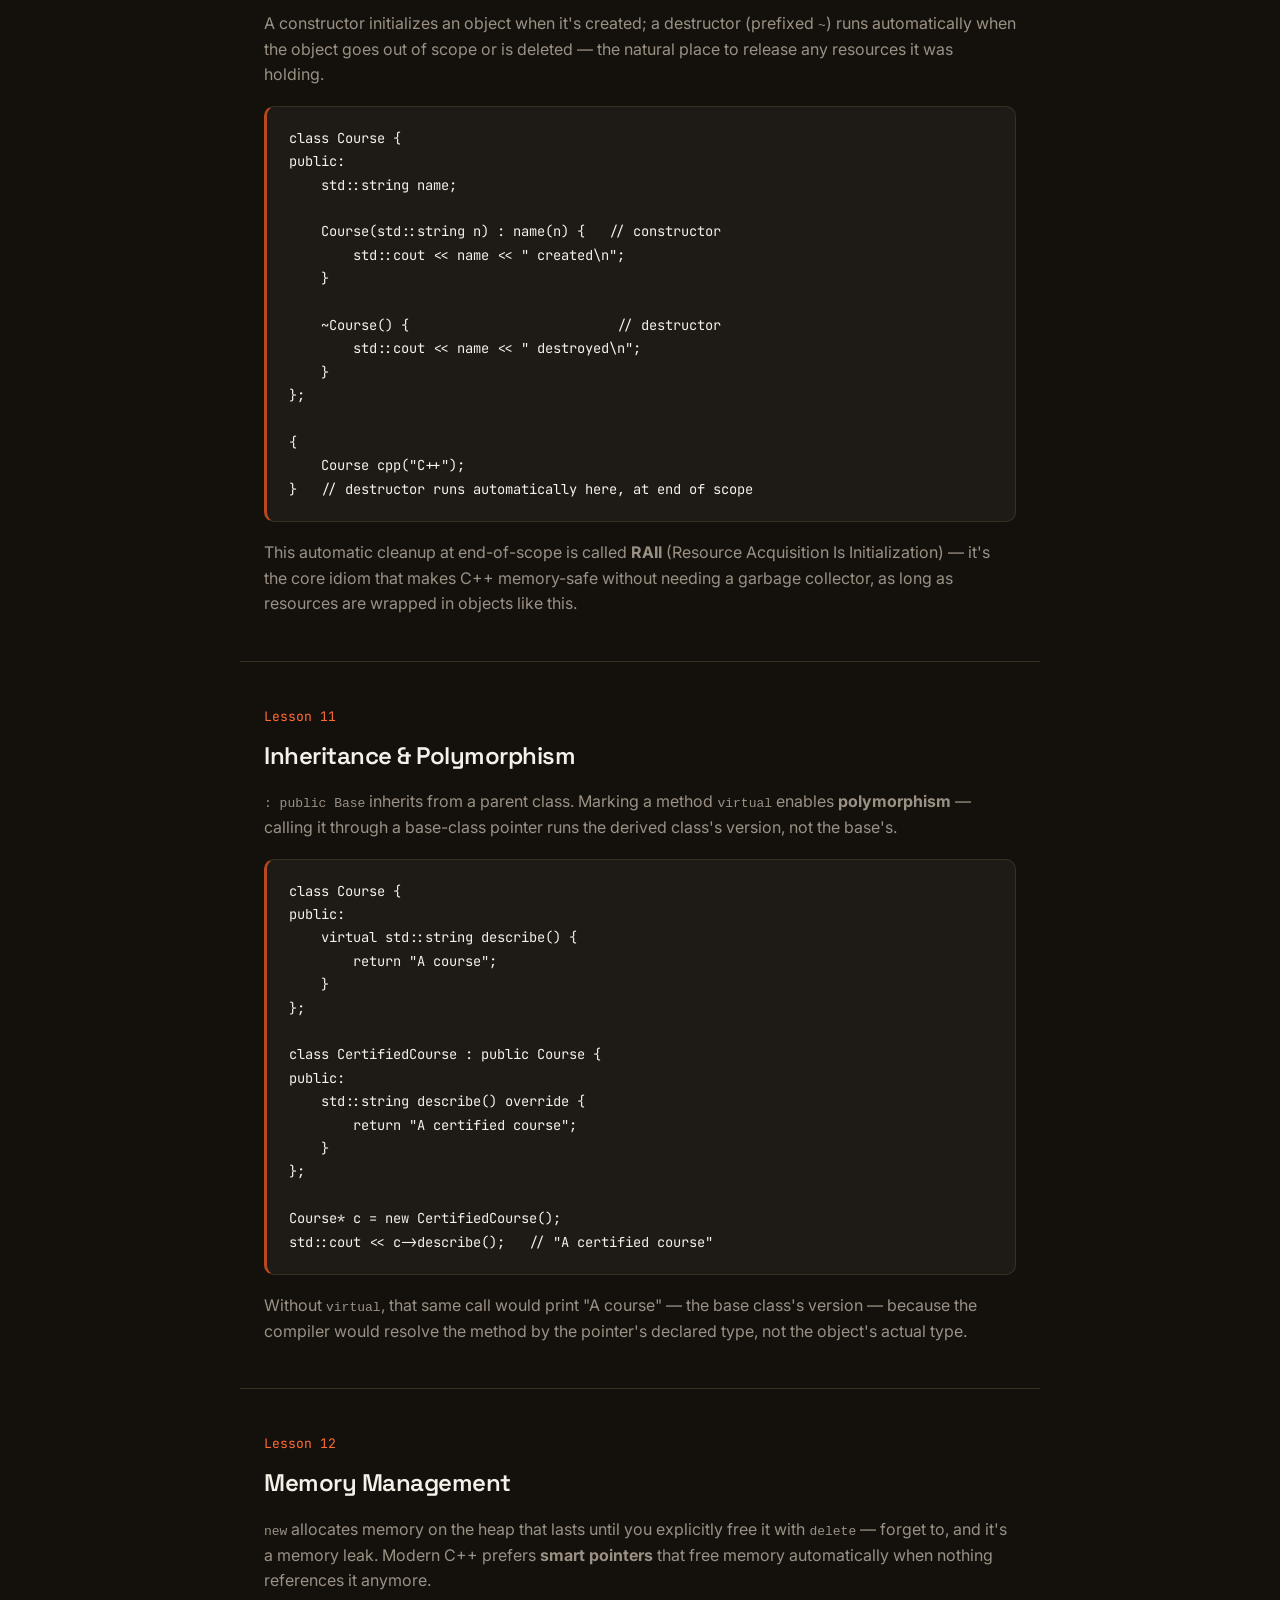
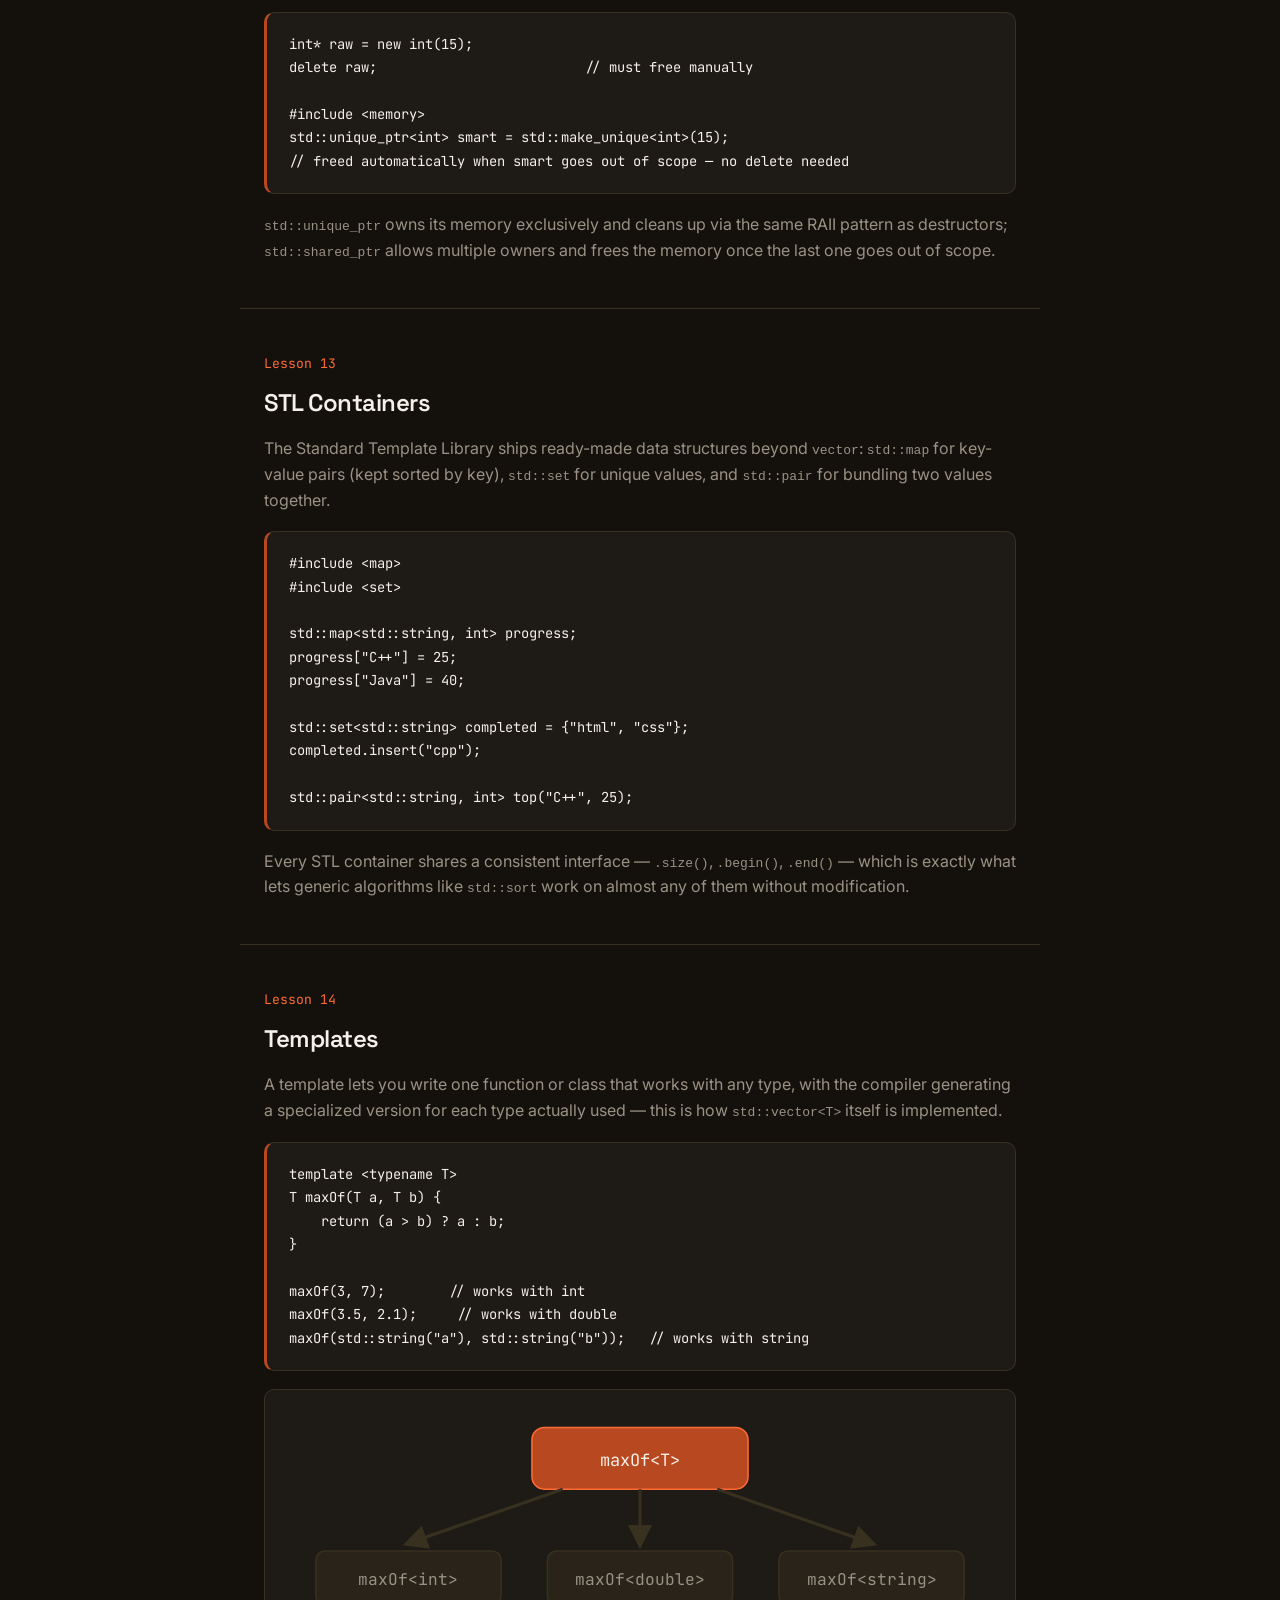
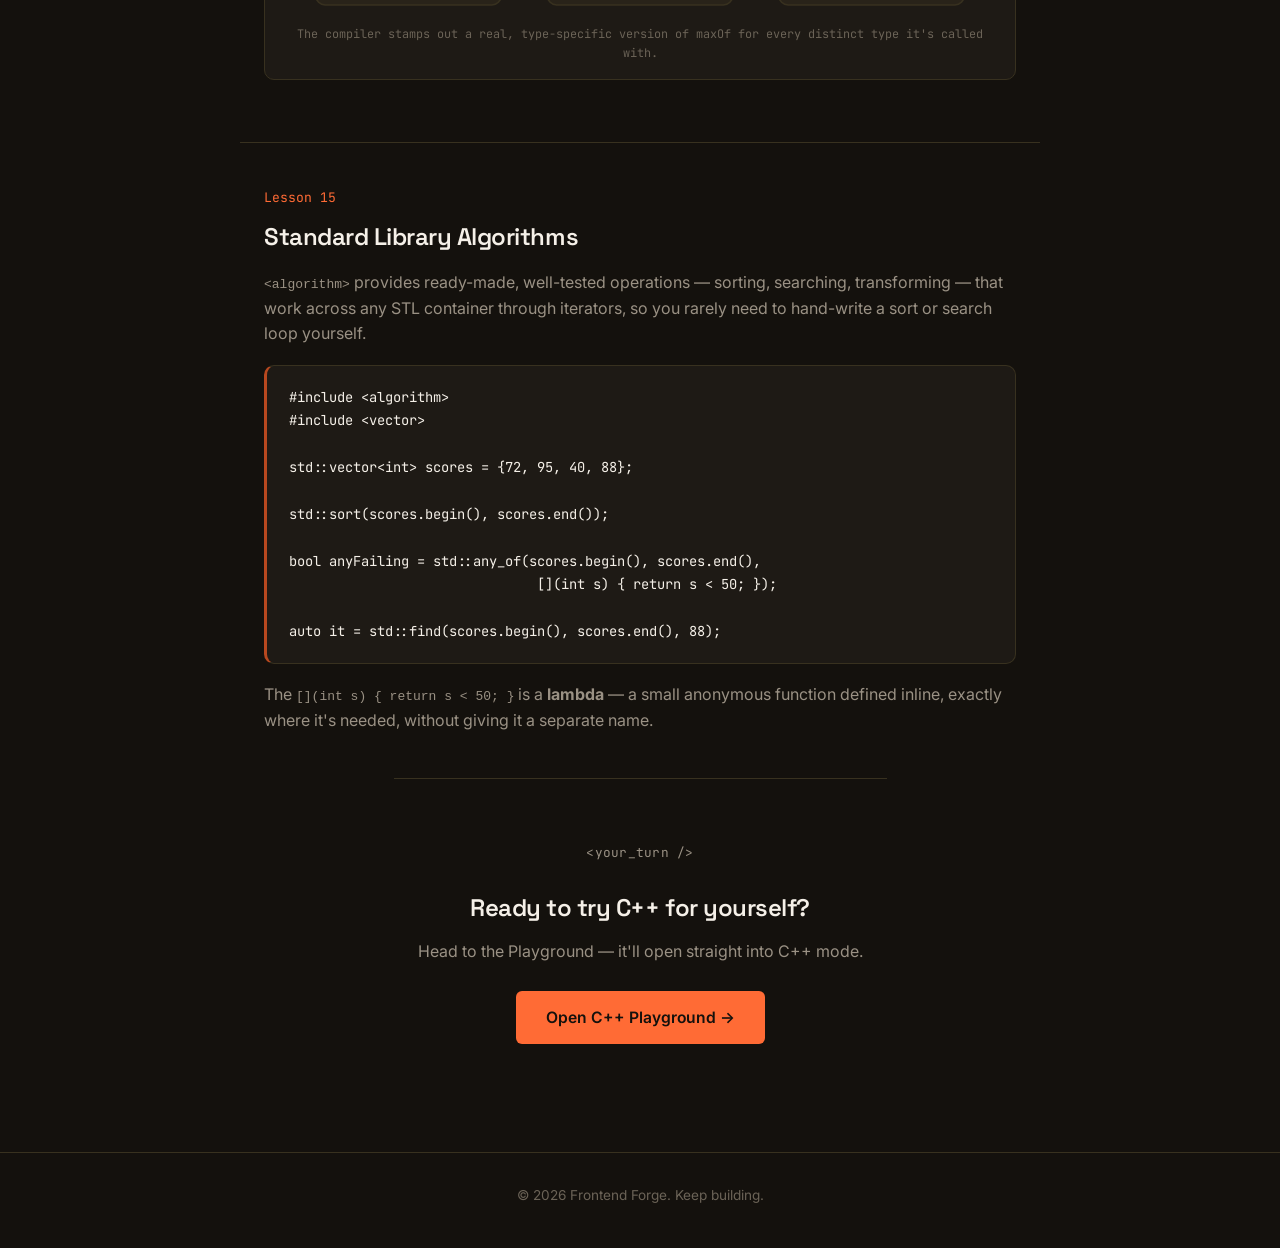
<file: cpp-course.html>
<!DOCTYPE html>
<html lang="en">
<head>
<meta charset="UTF-8">
<meta name="viewport" content="width=device-width, initial-scale=1.0, viewport-fit=cover">
<title>Learn C++ — Frontend Forge</title>
<meta name="description" content="A detailed, example-driven C++ course: syntax, pointers, memory, OOP, STL containers and templates.">

<meta name="theme-color" content="#14110d">
<link rel="manifest" href="manifest.json">
<link rel="icon" href="icon-192.png" type="image/png">
<link rel="apple-touch-icon" href="apple-touch-icon.png">
<meta name="apple-mobile-web-app-capable" content="yes">
<meta name="mobile-web-app-capable" content="yes">
<meta name="apple-mobile-web-app-status-bar-style" content="black-translucent">
<meta name="apple-mobile-web-app-title" content="Forge">

<link rel="stylesheet" href="style.css">
<script defer src="background.js"></script>
<script defer src="course.js"></script>

<link rel="preconnect" href="https://fonts.googleapis.com">
<link rel="preconnect" href="https://fonts.gstatic.com" crossorigin>
<link href="https://fonts.googleapis.com/css2?family=Space+Grotesk:wght@500;600;700&family=Inter:wght@400;500;600;700&family=JetBrains+Mono:wght@400;500;600&display=swap" rel="stylesheet">
</head>

<body>

<canvas id="emberCanvas" aria-hidden="true"></canvas>

<!-- ================= NAVBAR ================= -->
<header>
    <div class="logo">
        <a href="index.html" style="display:flex;align-items:center;gap:10px;">
            <span class="logo-mark" aria-hidden="true">⚒</span>
            <h2>Frontend Forge</h2>
        </a>
    </div>

    <nav id="siteNav">
        <ul id="menu">
            <li><a href="index.html" class="nav-link"><span class="nav-icon" aria-hidden="true">🏠</span><span class="nav-label">Home</span></a></li>
            <li><a href="courses.html" class="nav-link active"><span class="nav-icon" aria-hidden="true">📘</span><span class="nav-label">Courses</span></a></li>
            <li><a href="playground.html" class="nav-link"><span class="nav-icon" aria-hidden="true">🧪</span><span class="nav-label">Playground</span></a></li>
            <li><a href="quiz.html" class="nav-link"><span class="nav-icon" aria-hidden="true">❓</span><span class="nav-label">Quiz</span></a></li>
            <li><a href="progress.html" class="nav-link"><span class="nav-icon" aria-hidden="true">📊</span><span class="nav-label">Progress</span></a></li>
            <li><a href="certificates.html" class="nav-link"><span class="nav-icon" aria-hidden="true">🏅</span><span class="nav-label">Certificates</span></a></li>
            <li><a href="contact.html" class="nav-link"><span class="nav-icon" aria-hidden="true">✉️</span><span class="nav-label">Contact</span></a></li>
            <li><a href="about.html" class="nav-link"><span class="nav-icon" aria-hidden="true">ℹ️</span><span class="nav-label">About</span></a></li>
        </ul>
    </nav>

    <div class="header-actions">
        <button id="themeBtn" aria-label="Toggle light and dark theme">🌙</button>
        <button id="menuBtn" aria-label="Toggle navigation menu" aria-expanded="false">
            <span></span><span></span><span></span>
        </button>
    </div>
</header>

<!-- ================= COURSE HEADER ================= -->
<section class="course-page-header">
    <a class="back-link" href="courses.html">← Back to Courses</a>
    <p class="eyebrow">&lt;course_06 /&gt;</p>
    <h1>Learn <span class="ember-text">C++</span></h1>
    <p>C++ gives you direct control over memory and performance, which is exactly why it powers game engines, operating systems and high-frequency trading systems. It's a stricter language, but understanding it makes every other language's abstractions click. Work through the lessons below, then try the code yourself in the Playground's C++ mode.</p>
</section>

<nav class="lesson-toc" aria-label="Lesson contents">
    <a href="#l1">1. Setup &amp; Syntax</a>
    <a href="#l2">2. Variables &amp; Types</a>
    <a href="#l3">3. Conditionals</a>
    <a href="#l4">4. Loops</a>
    <a href="#l5">5. Arrays &amp; Vectors</a>
    <a href="#l6">6. Functions</a>
    <a href="#l7">7. Pointers</a>
    <a href="#l8">8. References</a>
    <a href="#l9">9. Classes &amp; Objects</a>
    <a href="#l10">10. Constructors &amp; Destructors</a>
    <a href="#l11">11. Inheritance &amp; Polymorphism</a>
    <a href="#l12">12. Memory Management</a>
    <a href="#l13">13. STL Containers</a>
    <a href="#l14">14. Templates</a>
    <a href="#l15">15. Standard Library Algorithms</a>
</nav>

<!-- ================= LESSONS ================= -->
<article>

<section class="lesson" id="l1">
    <span class="lesson-index">Lesson 1</span>
    <h2>Setup &amp; Program Structure</h2>
    <p>Every C++ program starts execution in <code>main()</code>. <code>#include</code> pulls in a header so its functions become available, and <code>std::</code> prefixes names that come from the standard library's <code>std</code> namespace.</p>
    <div class="lesson-example">#include &lt;iostream&gt;

int main() {
    std::cout &lt;&lt; "Hello, Frontend Forge!" &lt;&lt; std::endl;
    return 0;
}</div>
    <p>C++ is <strong>compiled</strong> ahead of time into native machine code — a compiler like <code>g++</code> turns this source into an executable before it ever runs, which is why C++ programs tend to run faster than interpreted languages but need a build step first.</p>
</section>

<section class="lesson" id="l2">
    <span class="lesson-index">Lesson 2</span>
    <h2>Variables &amp; Types</h2>
    <p>C++ is statically typed like Java, with fine-grained control over exactly how much memory a value takes — <code>int</code>, <code>double</code>, <code>char</code>, <code>bool</code>, and <code>std::string</code> for text.</p>
    <div class="lesson-example">int lessons = 15;
double rating = 4.9;
bool isFree = true;
char grade = 'A';
std::string name = "C++";

const int MAX_ATTEMPTS = 3;   // const = can't be reassigned</div>
    <p><code>auto</code> lets the compiler infer a variable's type from its initializer — <code>auto lessons = 15;</code> is still strictly typed as <code>int</code> underneath, just without writing it out.</p>
</section>

<section class="lesson" id="l3">
    <span class="lesson-index">Lesson 3</span>
    <h2>Conditionals</h2>
    <p><code>if</code>/<code>else if</code>/<code>else</code> and <code>switch</code> work much like Java's, with curly braces marking each block.</p>
    <div class="lesson-example">int score = 72;
std::string grade;

if (score &gt;= 90) {
    grade = "A";
} else if (score &gt;= 70) {
    grade = "B";
} else {
    grade = "C";
}

std::cout &lt;&lt; (score &gt;= 50 ? "Pass" : "Fail");</div>
    <p>C++'s <code>switch</code> falls through to the next case unless you add <code>break;</code> — a common source of bugs, and one reason many style guides prefer chained <code>if</code>/<code>else if</code> for anything beyond a few simple cases.</p>
</section>

<section class="lesson" id="l4">
    <span class="lesson-index">Lesson 4</span>
    <h2>Loops</h2>
    <p><code>for</code>, <code>while</code>, and <code>do-while</code> all exist, plus a range-based <code>for</code> for iterating a container directly without manual indexing.</p>
    <div class="lesson-example">for (int i = 0; i &lt; 3; i++) {
    std::cout &lt;&lt; i &lt;&lt; "\n";
}

std::vector&lt;std::string&gt; courses = {"HTML", "CSS", "C++"};
for (const auto&amp; course : courses) {
    std::cout &lt;&lt; course &lt;&lt; "\n";
}</div>
    <p><code>const auto&amp;</code> in the range-based loop avoids copying each element — <code>const</code> means the loop body can't modify it, and <code>&amp;</code> means it's a reference to the original, not a copy.</p>
</section>

<section class="lesson" id="l5">
    <span class="lesson-index">Lesson 5</span>
    <h2>Arrays &amp; Vectors</h2>
    <p>A raw C-style array has a fixed size decided at compile time. <code>std::vector</code> (from the STL) is the modern, safer default — it resizes dynamically and manages its own memory.</p>
    <div class="lesson-example">int scores[3] = {85, 92, 78};   // fixed-size array
scores[0] = 90;

std::vector&lt;int&gt; scoreList = {85, 92, 78};
scoreList.push_back(95);         // grows automatically
std::cout &lt;&lt; scoreList.size();  // 4</div>

    <figure class="lesson-diagram">
      <svg viewBox="0 0 460 130" xmlns="http://www.w3.org/2000/svg" role="img" aria-label="Diagram comparing a fixed-size array of 3 slots with a vector that has grown to 4 slots after push_back">
        <text x="20" y="20" style="font-family:'JetBrains Mono',monospace;font-size:11px;fill:var(--text-dim)">int[3] — fixed</text>
        <rect x="20" y="28" width="90" height="40" rx="6" style="fill:var(--surface-2);stroke:var(--border)"/>
        <rect x="115" y="28" width="90" height="40" rx="6" style="fill:var(--surface-2);stroke:var(--border)"/>
        <rect x="210" y="28" width="90" height="40" rx="6" style="fill:var(--surface-2);stroke:var(--border)"/>
        <text x="20" y="92" style="font-family:'JetBrains Mono',monospace;font-size:11px;fill:var(--ember)">vector — grows</text>
        <rect x="20" y="100" width="70" height="28" rx="6" style="fill:var(--ember-dim);stroke:var(--ember)"/>
        <rect x="95" y="100" width="70" height="28" rx="6" style="fill:var(--ember-dim);stroke:var(--ember)"/>
        <rect x="170" y="100" width="70" height="28" rx="6" style="fill:var(--ember-dim);stroke:var(--ember)"/>
        <rect x="245" y="100" width="70" height="28" rx="6" style="fill:var(--ember-dim);stroke:var(--ember);stroke-dasharray:4,3"/>
        <text x="280" y="119" text-anchor="middle" style="font-family:'JetBrains Mono',monospace;font-size:9.5px;fill:var(--ember)">new</text>
      </svg>
      <figcaption>push_back reallocates behind the scenes when needed — you never have to manage that resizing yourself.</figcaption>
    </figure>
</section>

<section class="lesson" id="l6">
    <span class="lesson-index">Lesson 6</span>
    <h2>Functions</h2>
    <p>Like Java, a function's return type and parameter types are declared explicitly. Parameters are passed <strong>by value</strong> (a copy) unless you use a reference or pointer to modify the caller's original variable.</p>
    <div class="lesson-example">int square(int n) {
    return n * n;
}

void printProgress(std::string course, int percent) {
    std::cout &lt;&lt; course &lt;&lt; ": " &lt;&lt; percent &lt;&lt; "%\n";
}

square(6);              // 36
printProgress("C++", 25);</div>
</section>

<section class="lesson" id="l7">
    <span class="lesson-index">Lesson 7</span>
    <h2>Pointers</h2>
    <p>A pointer stores a variable's <strong>memory address</strong> rather than its value directly. <code>&amp;</code> gets the address of a variable, and <code>*</code> either declares a pointer or dereferences one to reach the value it points to.</p>
    <div class="lesson-example">int lessons = 15;
int* ptr = &amp;lessons;    // ptr holds the address of lessons

std::cout &lt;&lt; ptr;        // prints the memory address
std::cout &lt;&lt; *ptr;       // prints 15 — dereferenced

*ptr = 20;                // changes lessons through the pointer
std::cout &lt;&lt; lessons;    // 20</div>

    <figure class="lesson-diagram">
      <svg viewBox="0 0 440 140" xmlns="http://www.w3.org/2000/svg" role="img" aria-label="Diagram of a pointer variable holding the memory address of another variable, with an arrow pointing from the pointer box to the value box">
        <rect x="20" y="60" width="150" height="50" rx="8" style="fill:var(--surface-2);stroke:var(--ember)"/>
        <text x="95" y="82" text-anchor="middle" style="font-family:'JetBrains Mono',monospace;font-size:11px;fill:var(--ember)">ptr</text>
        <text x="95" y="100" text-anchor="middle" style="font-family:'JetBrains Mono',monospace;font-size:9.5px;fill:var(--text-muted)">0x7ffee...</text>
        <path d="M170,85 C220,85 220,20 270,20" style="fill:none;stroke:var(--ember);stroke-width:2" marker-end="url(#pd)"/>
        <rect x="270" y="0" width="150" height="50" rx="8" style="fill:var(--ember-dim);stroke:var(--ember)"/>
        <text x="345" y="22" text-anchor="middle" style="font-family:'JetBrains Mono',monospace;font-size:11px;fill:var(--text)">lessons</text>
        <text x="345" y="40" text-anchor="middle" style="font-family:'JetBrains Mono',monospace;font-size:11px;fill:var(--text)">20</text>
        <defs><marker id="pd" markerWidth="8" markerHeight="8" refX="6" refY="4" orient="auto"><path d="M0,0 L8,4 L0,8 z" style="fill:var(--ember)"/></marker></defs>
      </svg>
      <figcaption>ptr doesn't hold 20 itself — it holds the address where 20 actually lives, so *ptr always reads the current value.</figcaption>
    </figure>
</section>

<section class="lesson" id="l8">
    <span class="lesson-index">Lesson 8</span>
    <h2>References</h2>
    <p>A reference is an alias for an existing variable — declared with <code>&amp;</code> at the type, not the variable name — and unlike a pointer it can't be null or reassigned to refer to something else. Passing by reference lets a function modify the caller's variable without pointer syntax.</p>
    <div class="lesson-example">void addLesson(int&amp; total) {
    total = total + 1;      // modifies the caller's variable directly
}

int lessons = 15;
addLesson(lessons);
std::cout &lt;&lt; lessons;      // 16</div>
    <p>Rule of thumb: prefer references for function parameters when you just need to read or modify an existing value, and reach for pointers when you need the ability to represent "no value" (<code>nullptr</code>) or to reassign what's being pointed to.</p>
</section>

<section class="lesson" id="l9">
    <span class="lesson-index">Lesson 9</span>
    <h2>Classes &amp; Objects</h2>
    <p>A C++ class groups data and methods, with <code>public</code>/<code>private</code> controlling access. Private members are only reachable from inside the class's own methods — the basis of encapsulation.</p>
    <div class="lesson-example">class Course {
private:
    int completed = 0;

public:
    std::string name;
    int lessons;

    int progress() {
        return completed * 100 / lessons;
    }
};

Course cpp;
cpp.name = "C++";
cpp.lessons = 15;</div>
    <p><code>completed</code> being <code>private</code> means outside code can't touch it directly — only <code>Course</code>'s own methods can, which is what keeps an object's internal state from being changed in ways the class didn't intend.</p>
</section>

<section class="lesson" id="l10">
    <span class="lesson-index">Lesson 10</span>
    <h2>Constructors &amp; Destructors</h2>
    <p>A constructor initializes an object when it's created; a destructor (prefixed <code>~</code>) runs automatically when the object goes out of scope or is deleted — the natural place to release any resources it was holding.</p>
    <div class="lesson-example">class Course {
public:
    std::string name;

    Course(std::string n) : name(n) {   // constructor
        std::cout &lt;&lt; name &lt;&lt; " created\n";
    }

    ~Course() {                          // destructor
        std::cout &lt;&lt; name &lt;&lt; " destroyed\n";
    }
};

{
    Course cpp("C++");
}   // destructor runs automatically here, at end of scope</div>
    <p>This automatic cleanup at end-of-scope is called <strong>RAII</strong> (Resource Acquisition Is Initialization) — it's the core idiom that makes C++ memory-safe without needing a garbage collector, as long as resources are wrapped in objects like this.</p>
</section>

<section class="lesson" id="l11">
    <span class="lesson-index">Lesson 11</span>
    <h2>Inheritance &amp; Polymorphism</h2>
    <p><code>: public Base</code> inherits from a parent class. Marking a method <code>virtual</code> enables <strong>polymorphism</strong> — calling it through a base-class pointer runs the derived class's version, not the base's.</p>
    <div class="lesson-example">class Course {
public:
    virtual std::string describe() {
        return "A course";
    }
};

class CertifiedCourse : public Course {
public:
    std::string describe() override {
        return "A certified course";
    }
};

Course* c = new CertifiedCourse();
std::cout &lt;&lt; c-&gt;describe();   // "A certified course"</div>
    <p>Without <code>virtual</code>, that same call would print "A course" — the base class's version — because the compiler would resolve the method by the pointer's declared type, not the object's actual type.</p>
</section>

<section class="lesson" id="l12">
    <span class="lesson-index">Lesson 12</span>
    <h2>Memory Management</h2>
    <p><code>new</code> allocates memory on the heap that lasts until you explicitly free it with <code>delete</code> — forget to, and it's a memory leak. Modern C++ prefers <strong>smart pointers</strong> that free memory automatically when nothing references it anymore.</p>
    <div class="lesson-example">int* raw = new int(15);
delete raw;                          // must free manually

#include &lt;memory&gt;
std::unique_ptr&lt;int&gt; smart = std::make_unique&lt;int&gt;(15);
// freed automatically when smart goes out of scope — no delete needed</div>
    <p><code>std::unique_ptr</code> owns its memory exclusively and cleans up via the same RAII pattern as destructors; <code>std::shared_ptr</code> allows multiple owners and frees the memory once the last one goes out of scope.</p>
</section>

<section class="lesson" id="l13">
    <span class="lesson-index">Lesson 13</span>
    <h2>STL Containers</h2>
    <p>The Standard Template Library ships ready-made data structures beyond <code>vector</code>: <code>std::map</code> for key-value pairs (kept sorted by key), <code>std::set</code> for unique values, and <code>std::pair</code> for bundling two values together.</p>
    <div class="lesson-example">#include &lt;map&gt;
#include &lt;set&gt;

std::map&lt;std::string, int&gt; progress;
progress["C++"] = 25;
progress["Java"] = 40;

std::set&lt;std::string&gt; completed = {"html", "css"};
completed.insert("cpp");

std::pair&lt;std::string, int&gt; top("C++", 25);</div>
    <p>Every STL container shares a consistent interface — <code>.size()</code>, <code>.begin()</code>, <code>.end()</code> — which is exactly what lets generic algorithms like <code>std::sort</code> work on almost any of them without modification.</p>
</section>

<section class="lesson" id="l14">
    <span class="lesson-index">Lesson 14</span>
    <h2>Templates</h2>
    <p>A template lets you write one function or class that works with any type, with the compiler generating a specialized version for each type actually used — this is how <code>std::vector&lt;T&gt;</code> itself is implemented.</p>
    <div class="lesson-example">template &lt;typename T&gt;
T maxOf(T a, T b) {
    return (a &gt; b) ? a : b;
}

maxOf(3, 7);        // works with int
maxOf(3.5, 2.1);     // works with double
maxOf(std::string("a"), std::string("b"));   // works with string</div>

    <figure class="lesson-diagram">
      <svg viewBox="0 0 460 130" xmlns="http://www.w3.org/2000/svg" role="img" aria-label="Diagram of one template function generating separate compiled versions for int, double and string">
        <rect x="160" y="10" width="140" height="40" rx="8" style="fill:var(--ember-dim);stroke:var(--ember)"/>
        <text x="230" y="35" text-anchor="middle" style="font-family:'JetBrains Mono',monospace;font-size:11px;fill:var(--text)">maxOf&lt;T&gt;</text>
        <line x1="180" y1="50" x2="80" y2="85" style="stroke:var(--border);stroke-width:2" marker-end="url(#pe)"/>
        <line x1="230" y1="50" x2="230" y2="85" style="stroke:var(--border);stroke-width:2" marker-end="url(#pe)"/>
        <line x1="280" y1="50" x2="380" y2="85" style="stroke:var(--border);stroke-width:2" marker-end="url(#pe)"/>
        <rect x="20" y="90" width="120" height="35" rx="6" style="fill:var(--surface-2);stroke:var(--border)"/>
        <text x="80" y="112" text-anchor="middle" style="font-family:'JetBrains Mono',monospace;font-size:10.5px;fill:var(--text-muted)">maxOf&lt;int&gt;</text>
        <rect x="170" y="90" width="120" height="35" rx="6" style="fill:var(--surface-2);stroke:var(--border)"/>
        <text x="230" y="112" text-anchor="middle" style="font-family:'JetBrains Mono',monospace;font-size:10.5px;fill:var(--text-muted)">maxOf&lt;double&gt;</text>
        <rect x="320" y="90" width="120" height="35" rx="6" style="fill:var(--surface-2);stroke:var(--border)"/>
        <text x="380" y="112" text-anchor="middle" style="font-family:'JetBrains Mono',monospace;font-size:10.5px;fill:var(--text-muted)">maxOf&lt;string&gt;</text>
        <defs><marker id="pe" markerWidth="8" markerHeight="8" refX="6" refY="4" orient="auto"><path d="M0,0 L8,4 L0,8 z" style="fill:var(--border)"/></marker></defs>
      </svg>
      <figcaption>The compiler stamps out a real, type-specific version of maxOf for every distinct type it's called with.</figcaption>
    </figure>
</section>

<section class="lesson" id="l15">
    <span class="lesson-index">Lesson 15</span>
    <h2>Standard Library Algorithms</h2>
    <p><code>&lt;algorithm&gt;</code> provides ready-made, well-tested operations — sorting, searching, transforming — that work across any STL container through iterators, so you rarely need to hand-write a sort or search loop yourself.</p>
    <div class="lesson-example">#include &lt;algorithm&gt;
#include &lt;vector&gt;

std::vector&lt;int&gt; scores = {72, 95, 40, 88};

std::sort(scores.begin(), scores.end());

bool anyFailing = std::any_of(scores.begin(), scores.end(),
                               [](int s) { return s &lt; 50; });

auto it = std::find(scores.begin(), scores.end(), 88);</div>
    <p>The <code>[](int s) { return s &lt; 50; }</code> is a <strong>lambda</strong> — a small anonymous function defined inline, exactly where it's needed, without giving it a separate name.</p>
</section>

</article>

<!-- ================= PRACTICE CTA ================= -->
<section class="practice-cta">
    <p class="eyebrow center">&lt;your_turn /&gt;</p>
    <h2>Ready to try C++ for yourself?</h2>
    <p>Head to the Playground — it'll open straight into C++ mode.</p>
    <a class="startBtn" href="playground.html?mode=cpp">Open C++ Playground →</a>
</section>

<footer>
    <p>&copy; <span id="year"></span> Frontend Forge. Keep building.</p>
</footer>

<button id="backToTopBtn" class="back-to-top" aria-label="Back to top" title="Back to top">
    <svg viewBox="0 0 24 24" fill="none" stroke="currentColor" stroke-width="2.2" stroke-linecap="round" stroke-linejoin="round"><path d="M12 19V6"/><path d="M6 12l6-6 6 6"/></svg>
</button>

</body>
</html>
</file>
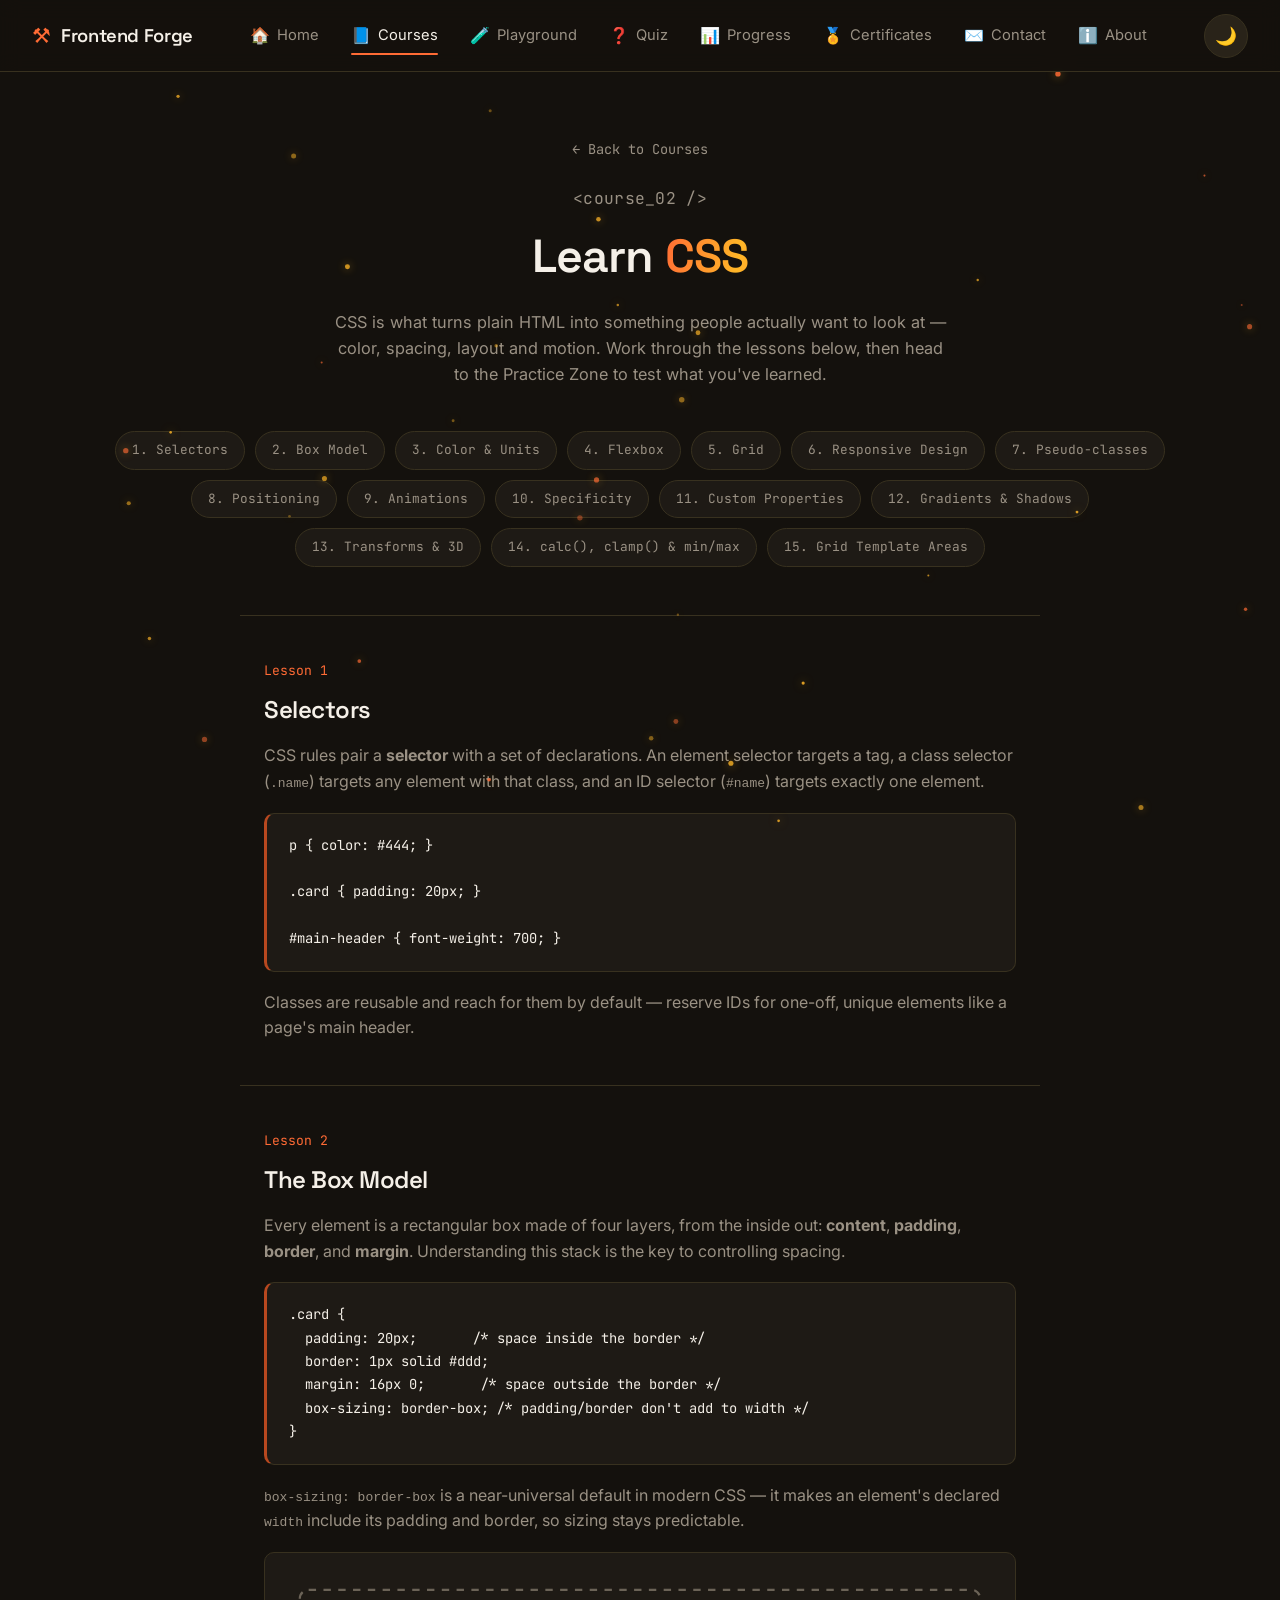
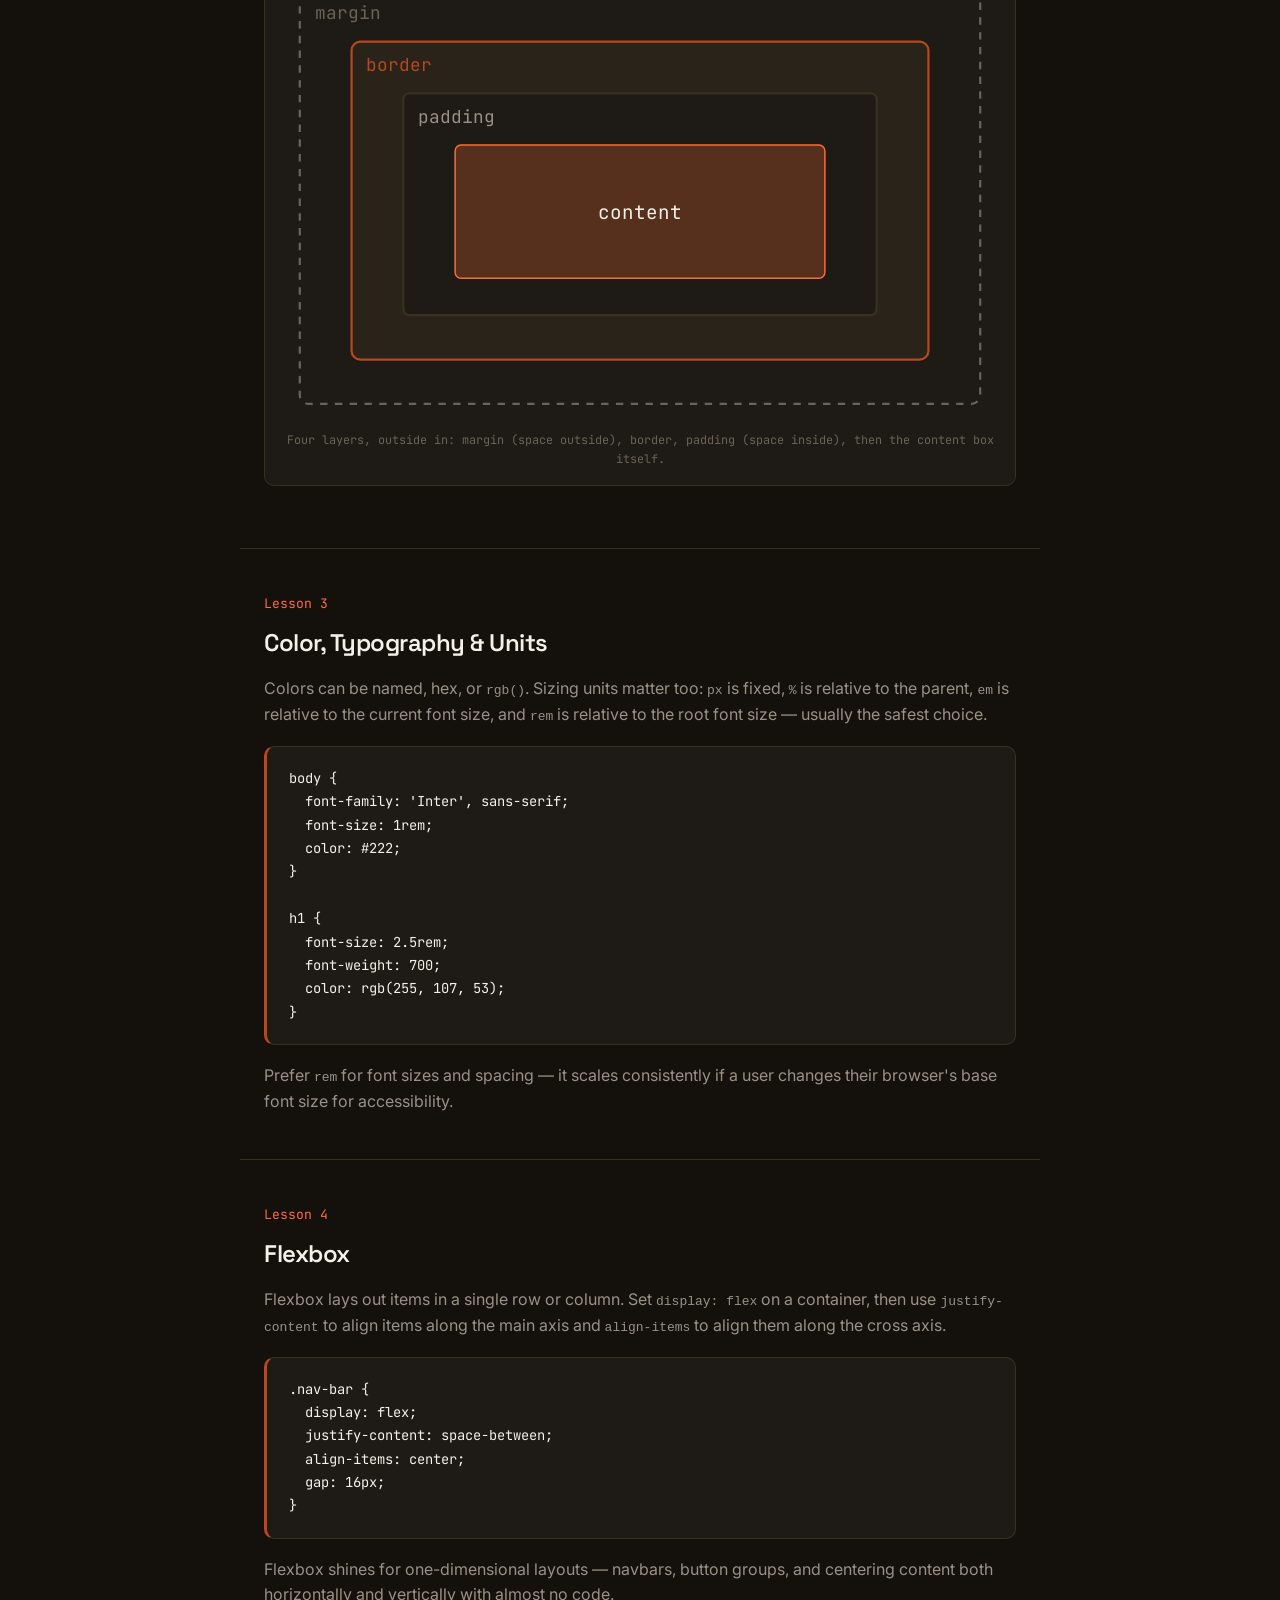
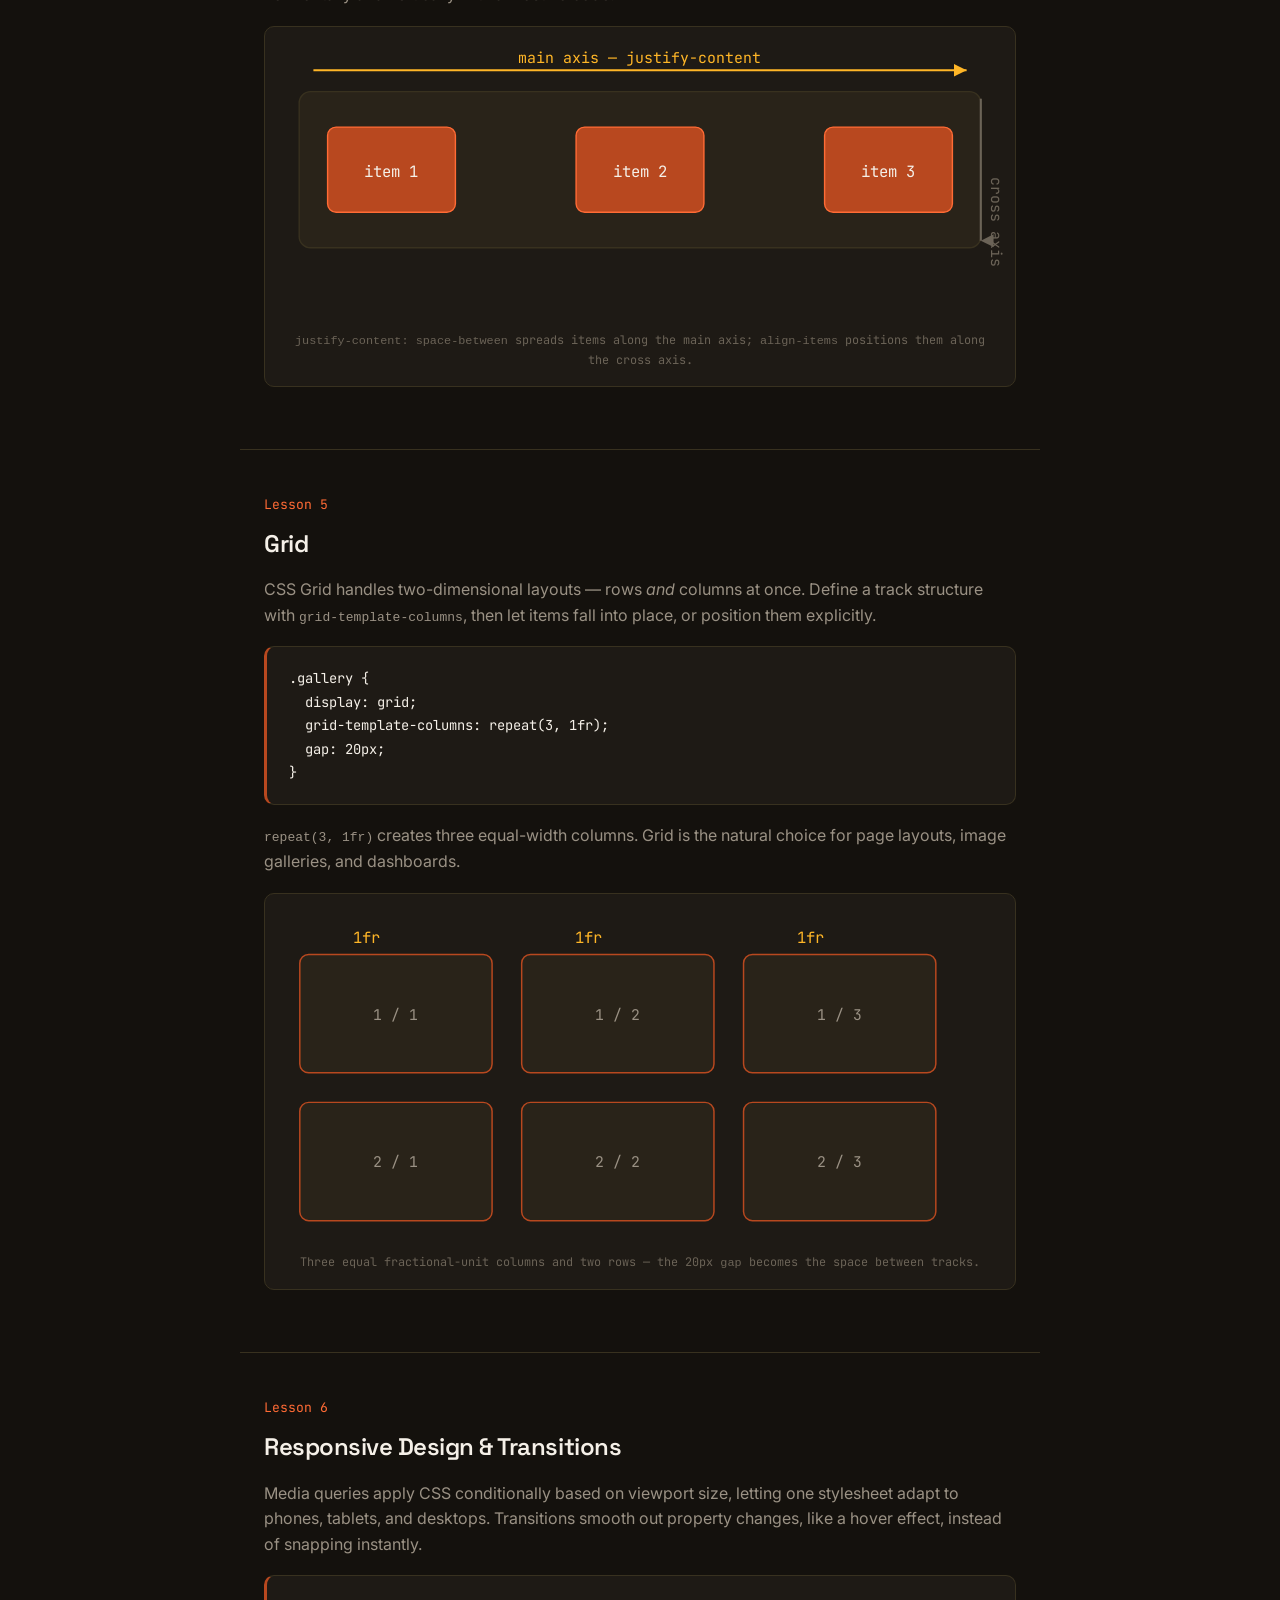
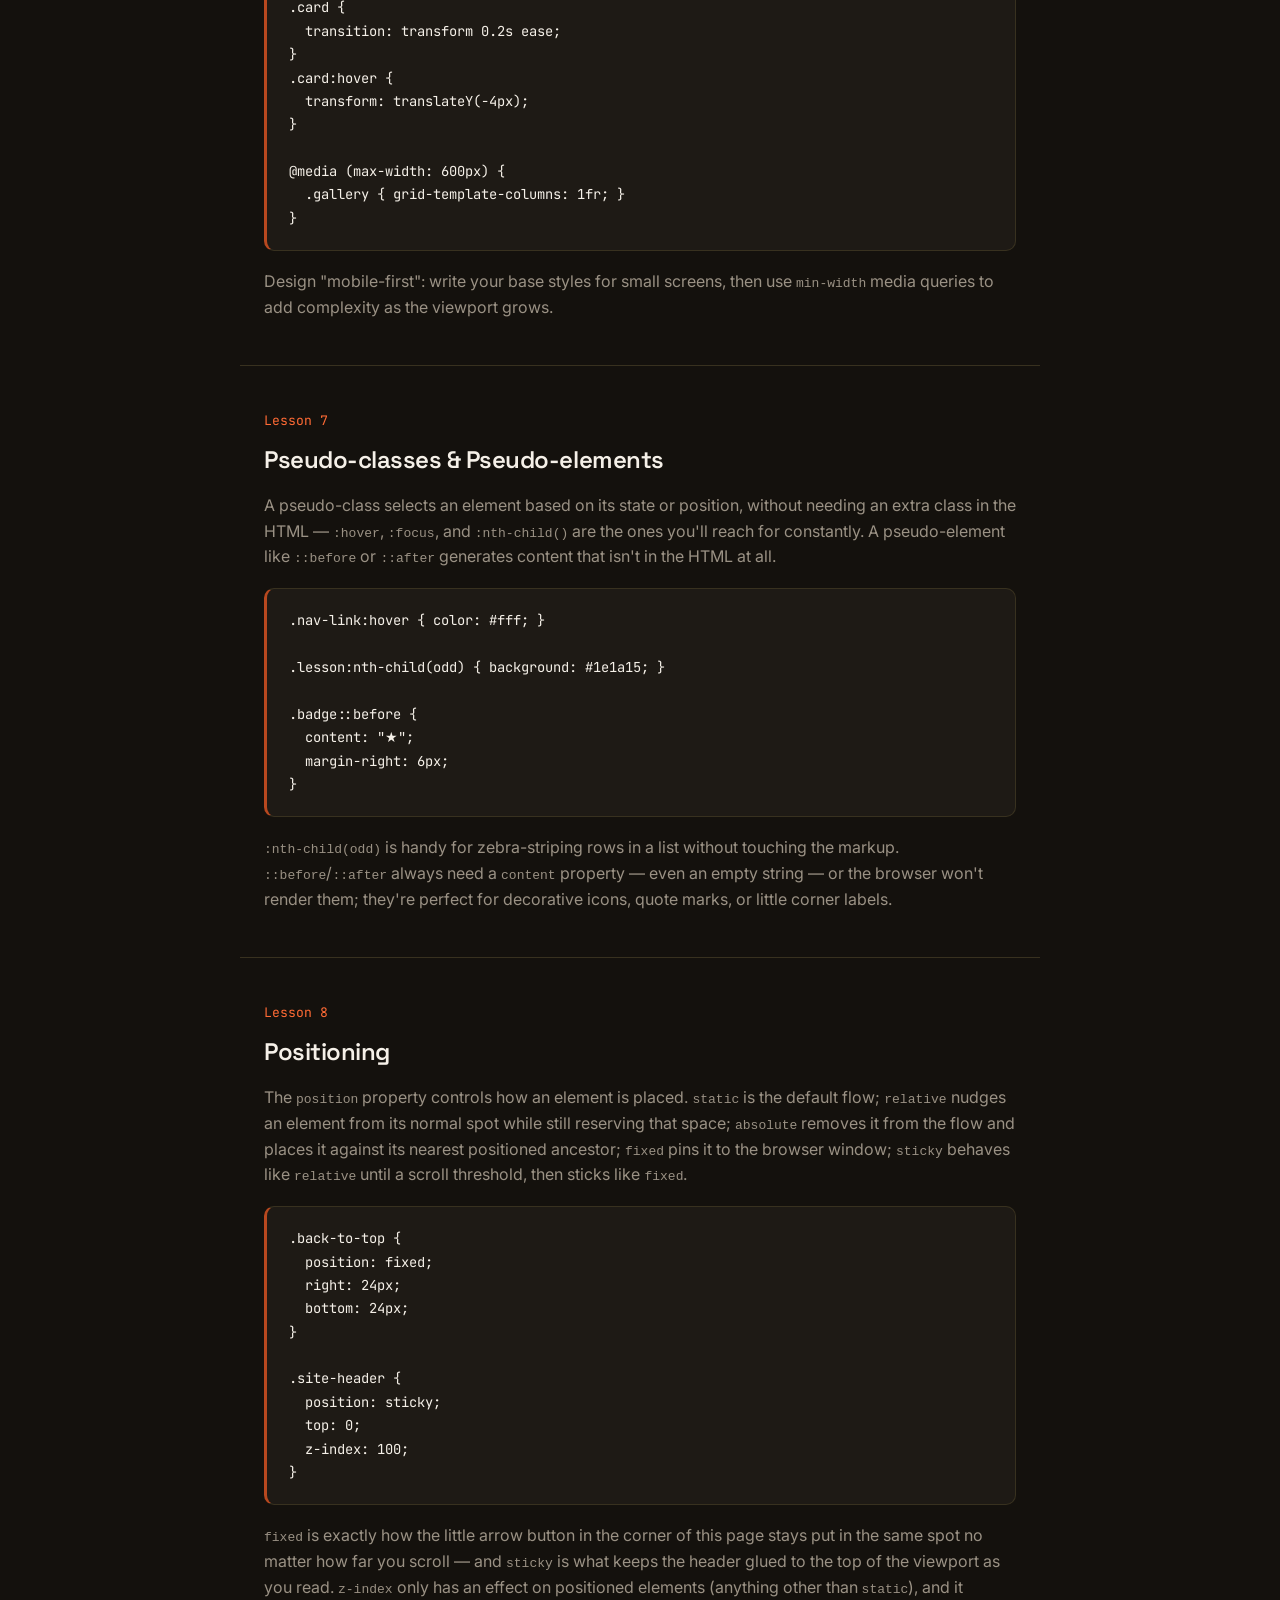
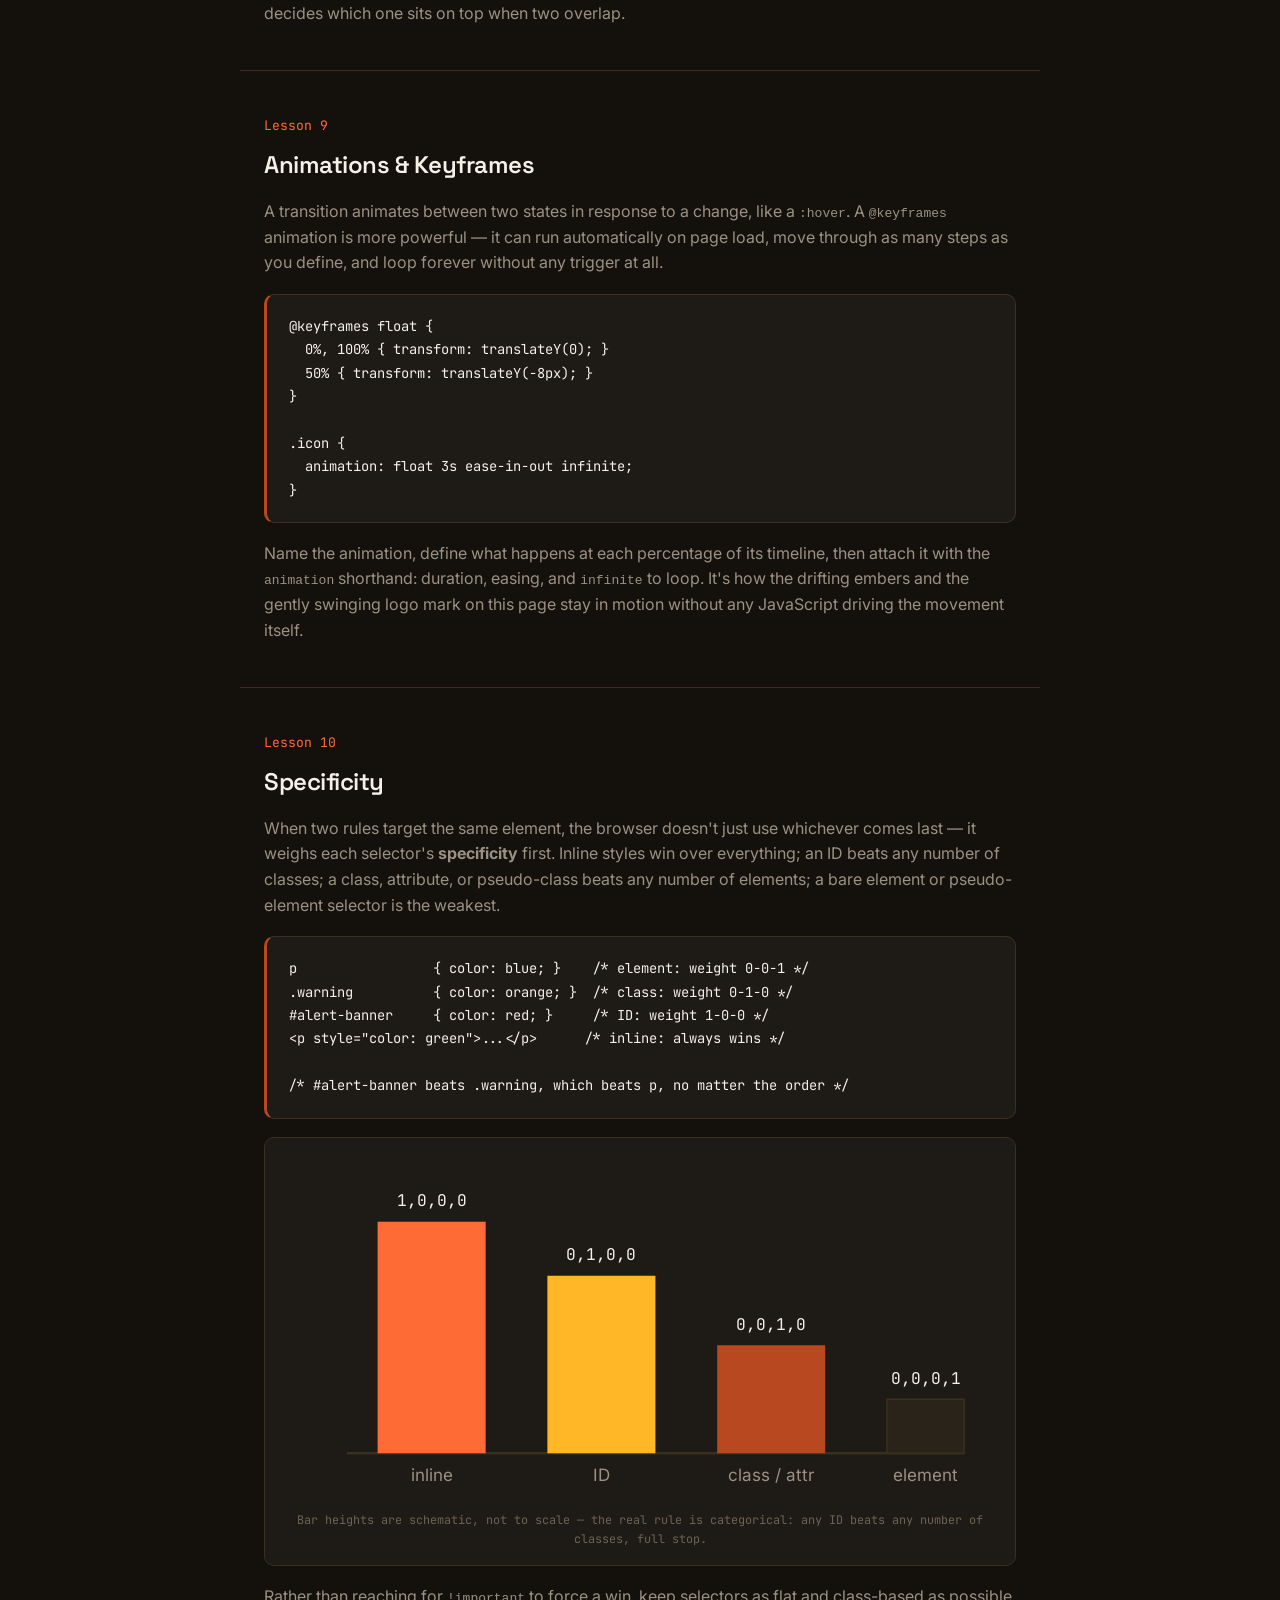
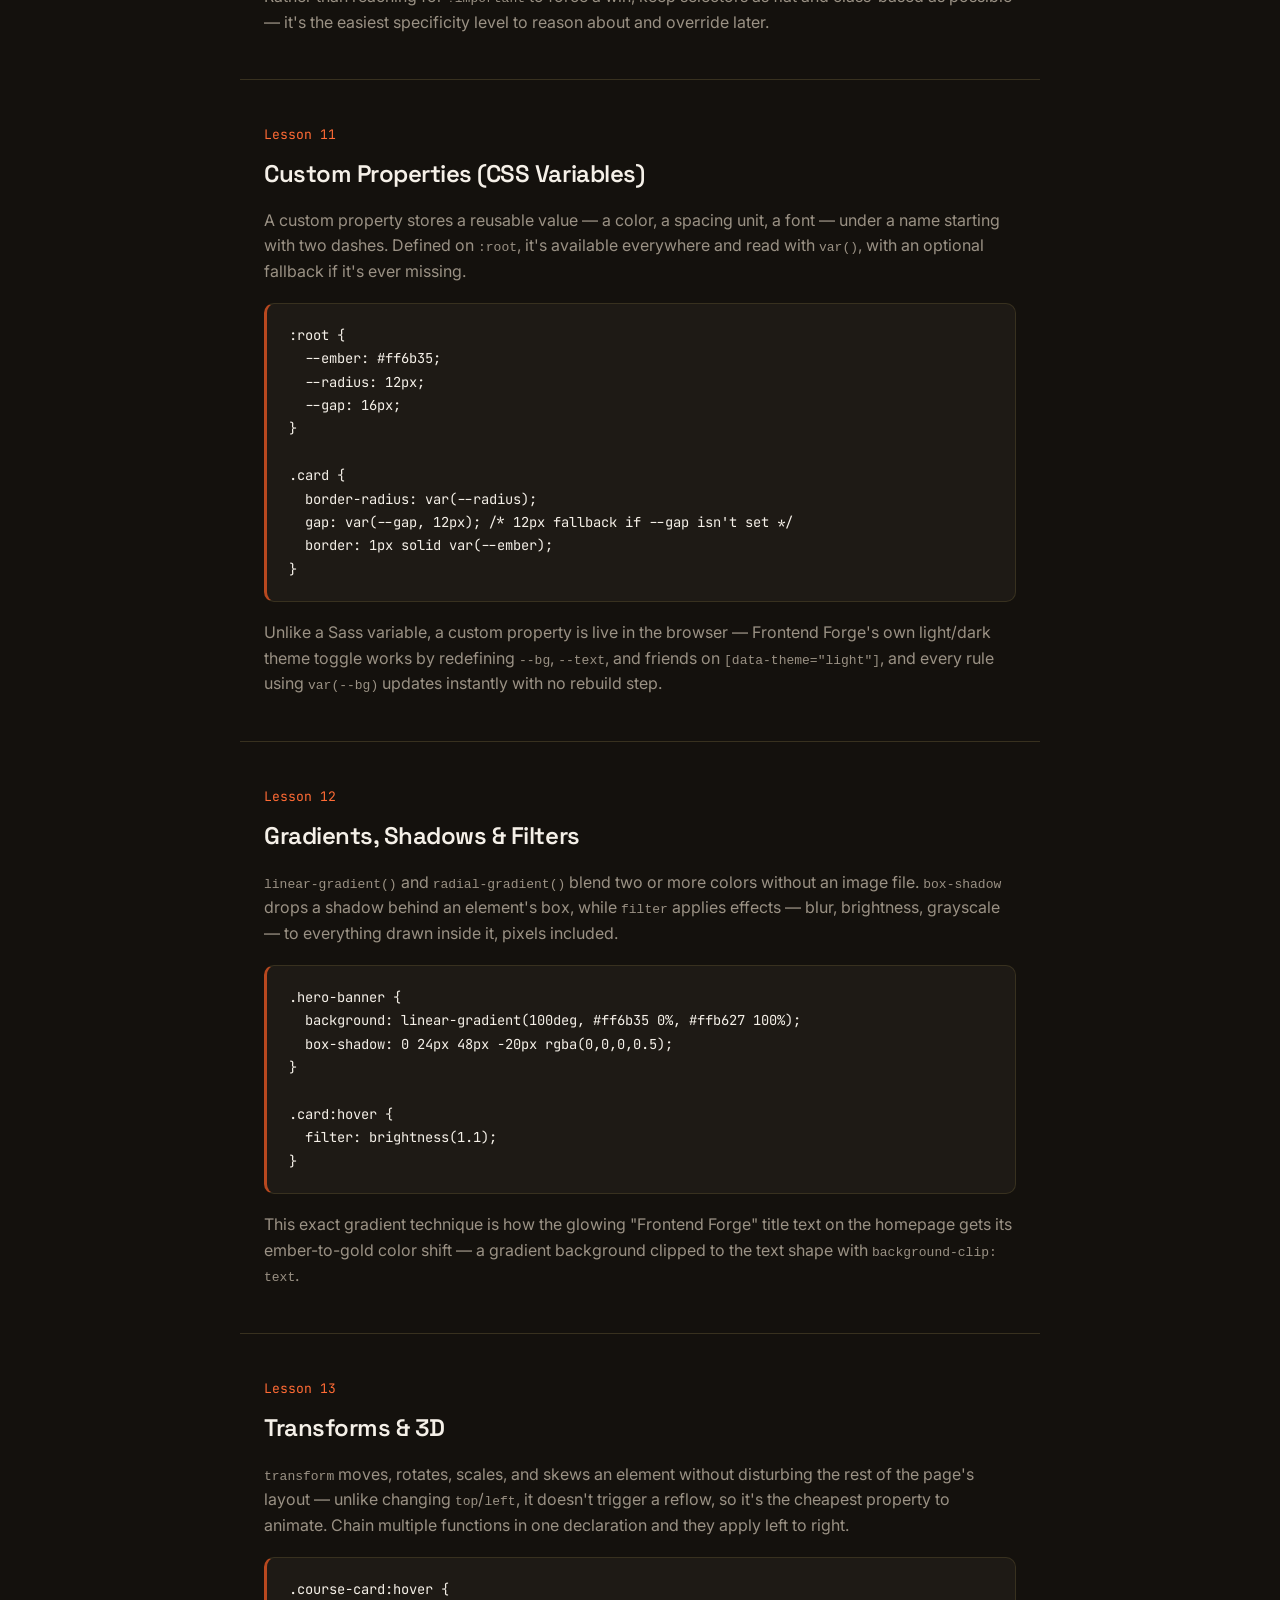
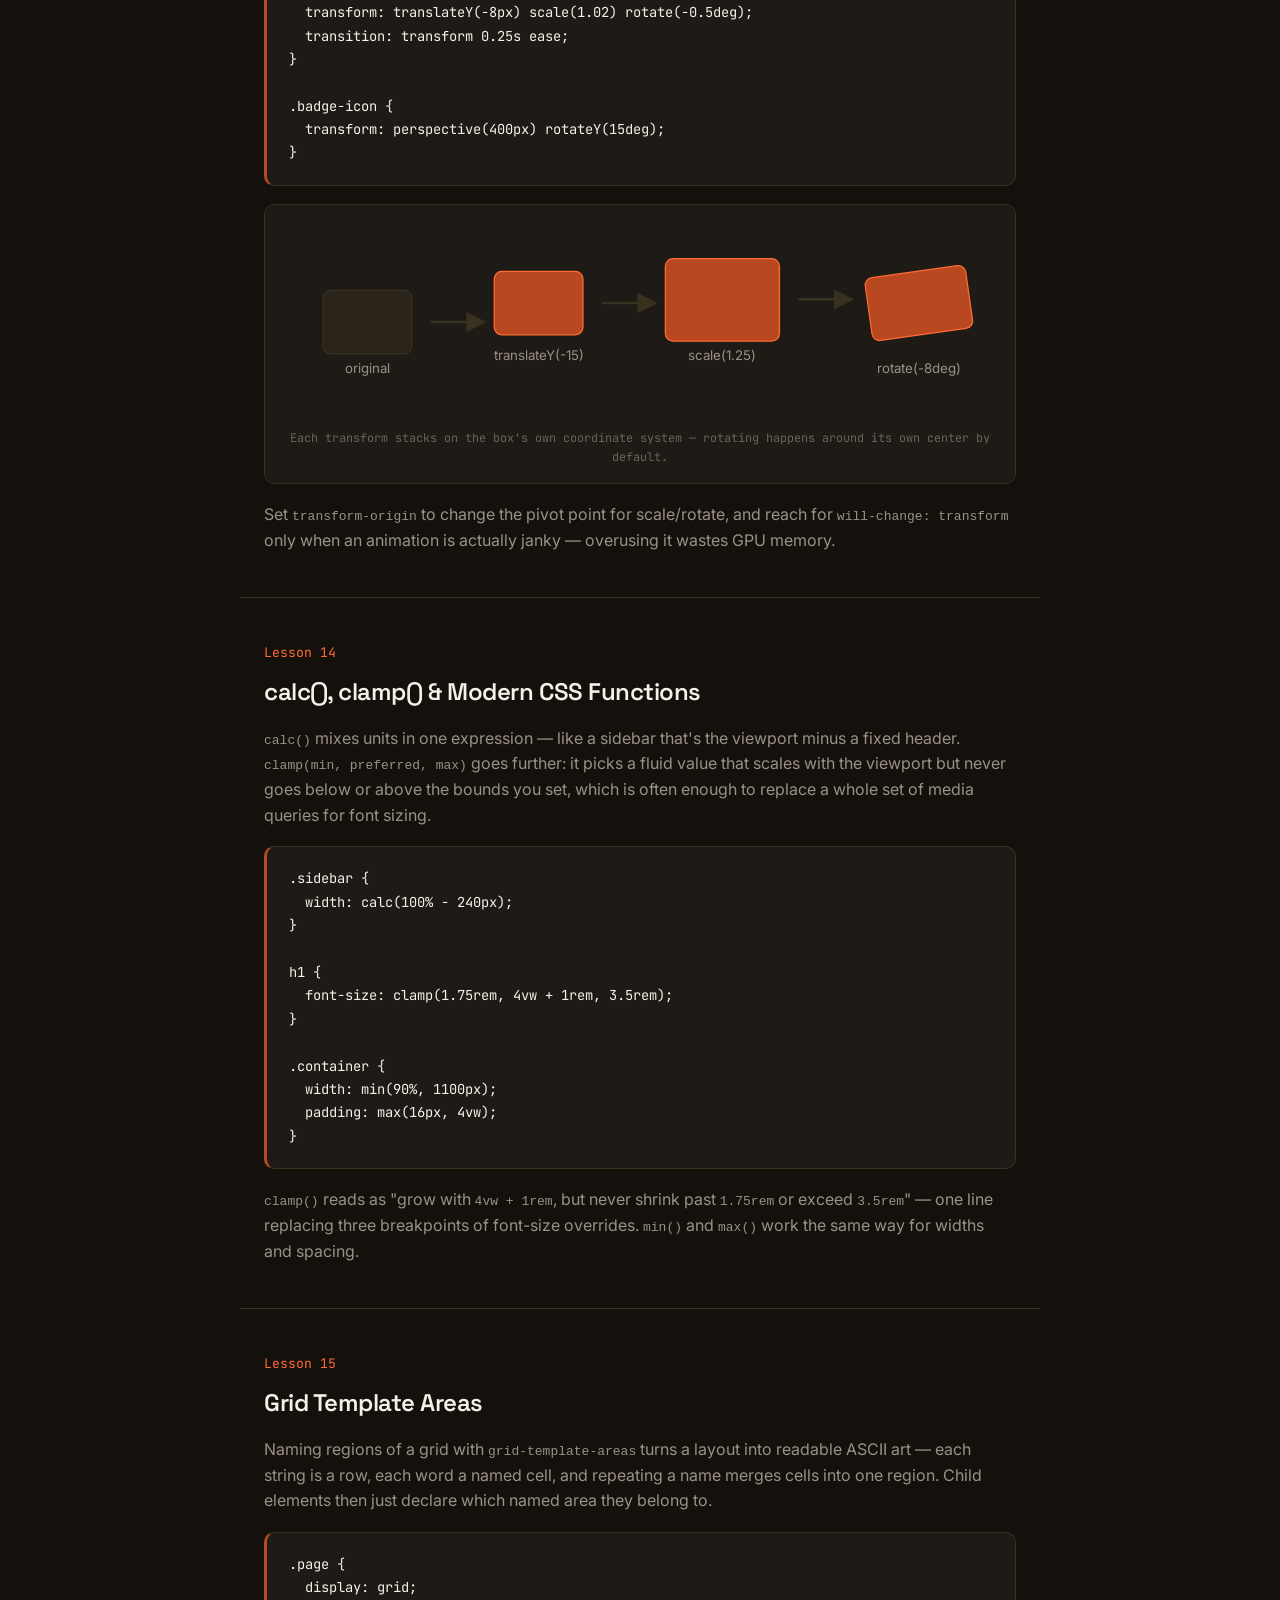
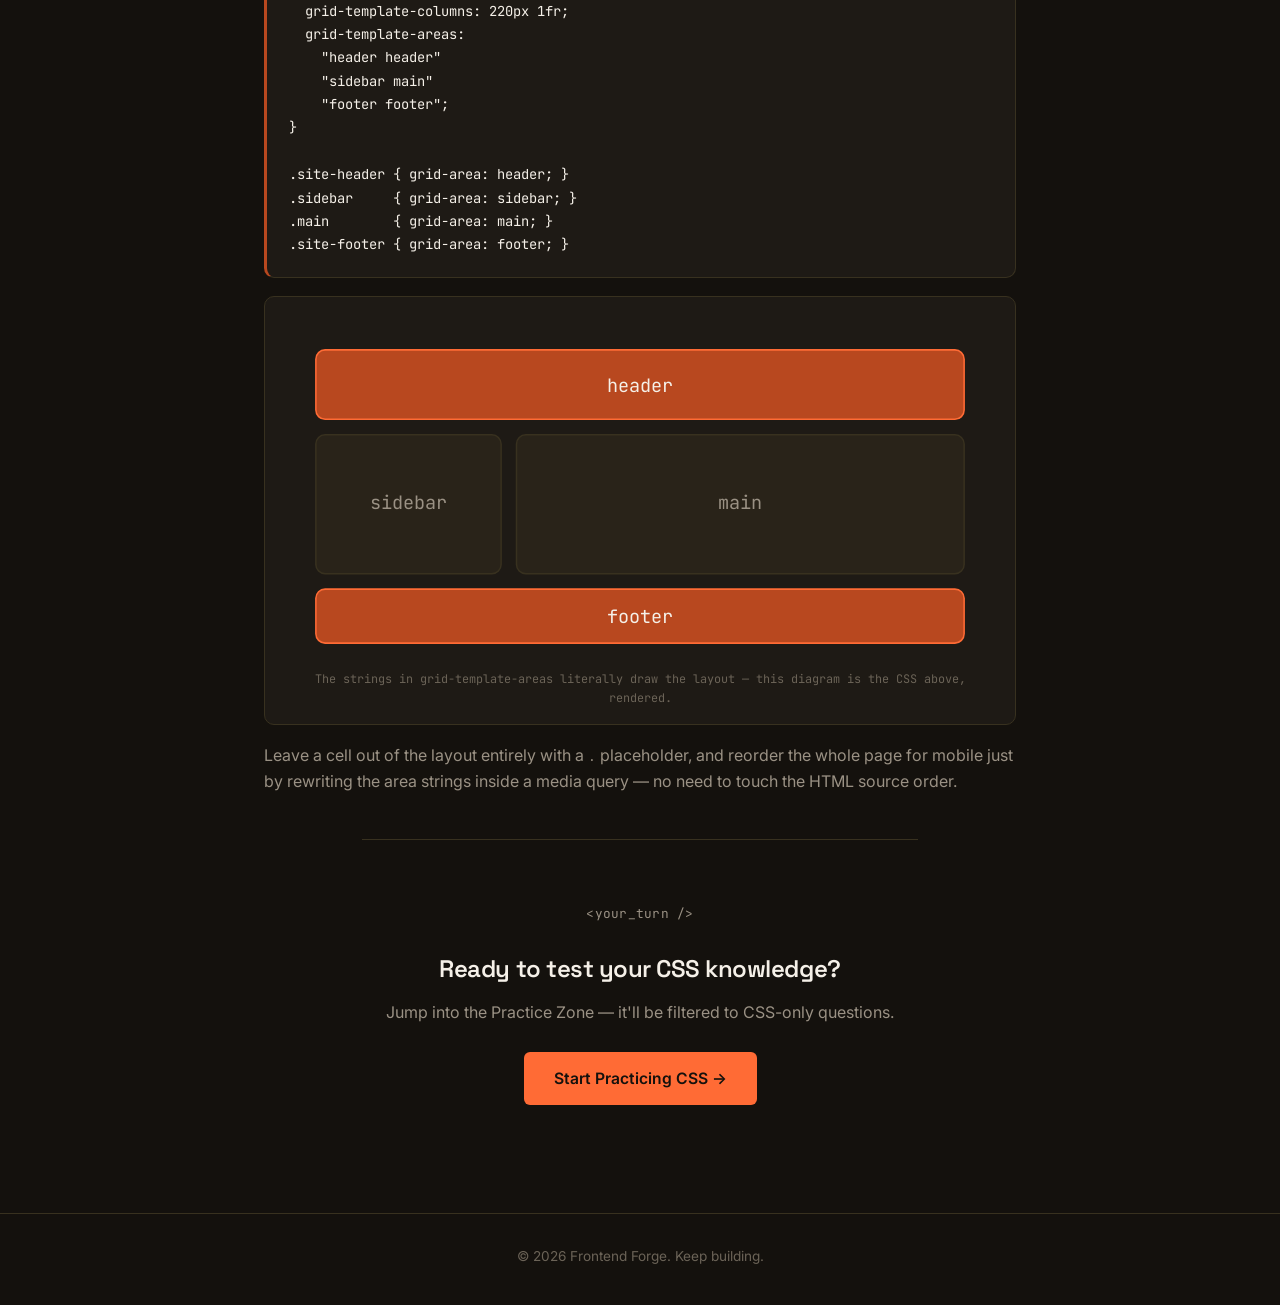
<file: css-course.html>
<!DOCTYPE html>
<html lang="en">
<head>
<meta charset="UTF-8">
<meta name="viewport" content="width=device-width, initial-scale=1.0, viewport-fit=cover">
<title>Learn CSS — Frontend Forge</title>
<meta name="description" content="A detailed, example-driven CSS course: selectors, the box model, typography, Flexbox, Grid, and responsive design.">

<!-- Mobile / PWA — lets the site be added to the home screen on
     Android and iOS and gives it an app-like theme color / status bar. -->
<meta name="theme-color" content="#14110d">
<link rel="manifest" href="manifest.json">
<link rel="icon" href="icon-192.png" type="image/png">
<link rel="apple-touch-icon" href="apple-touch-icon.png">
<meta name="apple-mobile-web-app-capable" content="yes">
<meta name="mobile-web-app-capable" content="yes">
<meta name="apple-mobile-web-app-status-bar-style" content="black-translucent">
<meta name="apple-mobile-web-app-title" content="Forge">

<link rel="stylesheet" href="style.css">
<script defer src="background.js"></script>
<script defer src="course.js"></script>

<link rel="preconnect" href="https://fonts.googleapis.com">
<link rel="preconnect" href="https://fonts.gstatic.com" crossorigin>
<link href="https://fonts.googleapis.com/css2?family=Space+Grotesk:wght@500;600;700&family=Inter:wght@400;500;600;700&family=JetBrains+Mono:wght@400;500;600&display=swap" rel="stylesheet">
</head>

<body>

<canvas id="emberCanvas" aria-hidden="true"></canvas>

<!-- ================= NAVBAR ================= -->
<header>
    <div class="logo">
        <a href="index.html" style="display:flex;align-items:center;gap:10px;">
            <span class="logo-mark" aria-hidden="true">⚒</span>
            <h2>Frontend Forge</h2>
        </a>
    </div>

    <nav id="siteNav">
        <ul id="menu">
            <li><a href="index.html" class="nav-link"><span class="nav-icon" aria-hidden="true">🏠</span><span class="nav-label">Home</span></a></li>
            <li><a href="courses.html" class="nav-link active"><span class="nav-icon" aria-hidden="true">📘</span><span class="nav-label">Courses</span></a></li>
            <li><a href="playground.html" class="nav-link"><span class="nav-icon" aria-hidden="true">🧪</span><span class="nav-label">Playground</span></a></li>
            <li><a href="quiz.html" class="nav-link"><span class="nav-icon" aria-hidden="true">❓</span><span class="nav-label">Quiz</span></a></li>
            <li><a href="progress.html" class="nav-link"><span class="nav-icon" aria-hidden="true">📊</span><span class="nav-label">Progress</span></a></li>
            <li><a href="certificates.html" class="nav-link"><span class="nav-icon" aria-hidden="true">🏅</span><span class="nav-label">Certificates</span></a></li>
            <li><a href="contact.html" class="nav-link"><span class="nav-icon" aria-hidden="true">✉️</span><span class="nav-label">Contact</span></a></li>
            <li><a href="about.html" class="nav-link"><span class="nav-icon" aria-hidden="true">ℹ️</span><span class="nav-label">About</span></a></li>
        </ul>
    </nav>

    <div class="header-actions">
        <button id="themeBtn" aria-label="Toggle light and dark theme">🌙</button>
        <button id="menuBtn" aria-label="Toggle navigation menu" aria-expanded="false">
            <span></span><span></span><span></span>
        </button>
    </div>
</header>

<!-- ================= COURSE HEADER ================= -->
<section class="course-page-header">
    <a class="back-link" href="courses.html">← Back to Courses</a>
    <p class="eyebrow">&lt;course_02 /&gt;</p>
    <h1>Learn <span class="ember-text">CSS</span></h1>
    <p>CSS is what turns plain HTML into something people actually want to look at — color, spacing, layout and motion. Work through the lessons below, then head to the Practice Zone to test what you've learned.</p>
</section>

<nav class="lesson-toc" aria-label="Lesson contents">
    <a href="#l1">1. Selectors</a>
    <a href="#l2">2. Box Model</a>
    <a href="#l3">3. Color &amp; Units</a>
    <a href="#l4">4. Flexbox</a>
    <a href="#l5">5. Grid</a>
    <a href="#l6">6. Responsive Design</a>
    <a href="#l7">7. Pseudo-classes</a>
    <a href="#l8">8. Positioning</a>
    <a href="#l9">9. Animations</a>
    <a href="#l10">10. Specificity</a>
    <a href="#l11">11. Custom Properties</a>
    <a href="#l12">12. Gradients &amp; Shadows</a>
    <a href="#l13">13. Transforms &amp; 3D</a>
    <a href="#l14">14. calc(), clamp() &amp; min/max</a>
    <a href="#l15">15. Grid Template Areas</a>
</nav>

<!-- ================= LESSONS ================= -->
<article>

<section class="lesson" id="l1">
    <span class="lesson-index">Lesson 1</span>
    <h2>Selectors</h2>
    <p>CSS rules pair a <strong>selector</strong> with a set of declarations. An element selector targets a tag, a class selector (<code>.name</code>) targets any element with that class, and an ID selector (<code>#name</code>) targets exactly one element.</p>
    <div class="lesson-example">p { color: #444; }

.card { padding: 20px; }

#main-header { font-weight: 700; }</div>
    <p>Classes are reusable and reach for them by default — reserve IDs for one-off, unique elements like a page's main header.</p>
</section>

<section class="lesson" id="l2">
    <span class="lesson-index">Lesson 2</span>
    <h2>The Box Model</h2>
    <p>Every element is a rectangular box made of four layers, from the inside out: <strong>content</strong>, <strong>padding</strong>, <strong>border</strong>, and <strong>margin</strong>. Understanding this stack is the key to controlling spacing.</p>
    <div class="lesson-example">.card {
  padding: 20px;       /* space inside the border */
  border: 1px solid #ddd;
  margin: 16px 0;       /* space outside the border */
  box-sizing: border-box; /* padding/border don't add to width */
}</div>
    <p><code>box-sizing: border-box</code> is a near-universal default in modern CSS — it makes an element's declared <code>width</code> include its padding and border, so sizing stays predictable.</p>

    <figure class="lesson-diagram">
      <svg viewBox="0 0 480 300" xmlns="http://www.w3.org/2000/svg" role="img" aria-label="Box model diagram: nested rectangles for margin, border, padding, and content, from outside in">
        <rect x="10" y="10" width="460" height="280" rx="6" style="fill:none;stroke:var(--text-dim);stroke-width:1.5;stroke-dasharray:5 5"/>
        <text x="20" y="30" style="font-family:'JetBrains Mono',monospace;font-size:12px;fill:var(--text-dim)">margin</text>

        <rect x="45" y="45" width="390" height="215" rx="6" style="fill:var(--surface-2);stroke:var(--ember-dim);stroke-width:1.5"/>
        <text x="55" y="65" style="font-family:'JetBrains Mono',monospace;font-size:12px;fill:var(--ember-dim)">border</text>

        <rect x="80" y="80" width="320" height="150" rx="4" style="fill:var(--surface);stroke:var(--border);stroke-width:1.5"/>
        <text x="90" y="100" style="font-family:'JetBrains Mono',monospace;font-size:12px;fill:var(--text-muted)">padding</text>

        <rect x="115" y="115" width="250" height="90" rx="4" style="fill:var(--ember);fill-opacity:0.25;stroke:var(--ember)"/>
        <text x="240" y="165" text-anchor="middle" style="font-family:'JetBrains Mono',monospace;font-size:13px;fill:var(--text)">content</text>
      </svg>
      <figcaption>Four layers, outside in: margin (space outside), border, padding (space inside), then the content box itself.</figcaption>
    </figure>
</section>

<section class="lesson" id="l3">
    <span class="lesson-index">Lesson 3</span>
    <h2>Color, Typography &amp; Units</h2>
    <p>Colors can be named, hex, or <code>rgb()</code>. Sizing units matter too: <code>px</code> is fixed, <code>%</code> is relative to the parent, <code>em</code> is relative to the current font size, and <code>rem</code> is relative to the root font size — usually the safest choice.</p>
    <div class="lesson-example">body {
  font-family: 'Inter', sans-serif;
  font-size: 1rem;
  color: #222;
}

h1 {
  font-size: 2.5rem;
  font-weight: 700;
  color: rgb(255, 107, 53);
}</div>
    <p>Prefer <code>rem</code> for font sizes and spacing — it scales consistently if a user changes their browser's base font size for accessibility.</p>
</section>

<section class="lesson" id="l4">
    <span class="lesson-index">Lesson 4</span>
    <h2>Flexbox</h2>
    <p>Flexbox lays out items in a single row or column. Set <code>display: flex</code> on a container, then use <code>justify-content</code> to align items along the main axis and <code>align-items</code> to align them along the cross axis.</p>
    <div class="lesson-example">.nav-bar {
  display: flex;
  justify-content: space-between;
  align-items: center;
  gap: 16px;
}</div>
    <p>Flexbox shines for one-dimensional layouts — navbars, button groups, and centering content both horizontally and vertically with almost no code.</p>

    <figure class="lesson-diagram">
      <svg viewBox="0 0 500 190" xmlns="http://www.w3.org/2000/svg" role="img" aria-label="Diagram of a flex container with three items spaced apart, showing the horizontal main axis and vertical cross axis">
        <rect x="10" y="30" width="480" height="110" rx="8" style="fill:var(--surface-2);stroke:var(--border)"/>
        <rect x="30" y="55" width="90" height="60" rx="6" style="fill:var(--ember-dim);stroke:var(--ember)"/>
        <rect x="205" y="55" width="90" height="60" rx="6" style="fill:var(--ember-dim);stroke:var(--ember)"/>
        <rect x="380" y="55" width="90" height="60" rx="6" style="fill:var(--ember-dim);stroke:var(--ember)"/>
        <text x="75" y="90" text-anchor="middle" style="font-family:'JetBrains Mono',monospace;font-size:11px;fill:var(--text)">item 1</text>
        <text x="250" y="90" text-anchor="middle" style="font-family:'JetBrains Mono',monospace;font-size:11px;fill:var(--text)">item 2</text>
        <text x="425" y="90" text-anchor="middle" style="font-family:'JetBrains Mono',monospace;font-size:11px;fill:var(--text)">item 3</text>

        <line x1="20" y1="15" x2="480" y2="15" style="stroke:var(--ember-hot);stroke-width:1.5" marker-end="url(#arrowH)"/>
        <text x="250" y="10" text-anchor="middle" style="font-family:'JetBrains Mono',monospace;font-size:10.5px;fill:var(--ember-hot)">main axis — justify-content</text>

        <line x1="490" y1="35" x2="490" y2="135" style="stroke:var(--text-dim);stroke-width:1.5" marker-end="url(#arrowV)"/>
        <defs>
          <marker id="arrowH" markerWidth="8" markerHeight="8" refX="6" refY="3" orient="auto"><path d="M0,0 L6,3 L0,6 Z" style="fill:var(--ember-hot)"/></marker>
          <marker id="arrowV" markerWidth="8" markerHeight="8" refX="3" refY="6" orient="auto"><path d="M0,0 L6,0 L3,6 Z" style="fill:var(--text-dim)"/></marker>
        </defs>
        <text x="497" y="90" style="font-family:'JetBrains Mono',monospace;font-size:10.5px;fill:var(--text-dim)" transform="rotate(90 497 90)">cross axis</text>
      </svg>
      <figcaption><code>justify-content: space-between</code> spreads items along the main axis; <code>align-items</code> positions them along the cross axis.</figcaption>
    </figure>
</section>

<section class="lesson" id="l5">
    <span class="lesson-index">Lesson 5</span>
    <h2>Grid</h2>
    <p>CSS Grid handles two-dimensional layouts — rows <em>and</em> columns at once. Define a track structure with <code>grid-template-columns</code>, then let items fall into place, or position them explicitly.</p>
    <div class="lesson-example">.gallery {
  display: grid;
  grid-template-columns: repeat(3, 1fr);
  gap: 20px;
}</div>
    <p><code>repeat(3, 1fr)</code> creates three equal-width columns. Grid is the natural choice for page layouts, image galleries, and dashboards.</p>

    <figure class="lesson-diagram">
      <svg viewBox="0 0 480 220" xmlns="http://www.w3.org/2000/svg" role="img" aria-label="Diagram of a 3 by 2 CSS grid, with column tracks labeled 1fr each and a 20px gap between cells">
        <text x="55" y="18" text-anchor="middle" style="font-family:'JetBrains Mono',monospace;font-size:10.5px;fill:var(--ember-hot)">1fr</text>
        <text x="205" y="18" text-anchor="middle" style="font-family:'JetBrains Mono',monospace;font-size:10.5px;fill:var(--ember-hot)">1fr</text>
        <text x="355" y="18" text-anchor="middle" style="font-family:'JetBrains Mono',monospace;font-size:10.5px;fill:var(--ember-hot)">1fr</text>
        <g style="fill:var(--surface-2);stroke:var(--ember-dim)">
          <rect x="10" y="26" width="130" height="80" rx="6"/>
          <rect x="160" y="26" width="130" height="80" rx="6"/>
          <rect x="310" y="26" width="130" height="80" rx="6"/>
          <rect x="10" y="126" width="130" height="80" rx="6"/>
          <rect x="160" y="126" width="130" height="80" rx="6"/>
          <rect x="310" y="126" width="130" height="80" rx="6"/>
        </g>
        <text x="75" y="70" text-anchor="middle" style="font-family:'JetBrains Mono',monospace;font-size:10px;fill:var(--text-muted)">1 / 1</text>
        <text x="225" y="70" text-anchor="middle" style="font-family:'JetBrains Mono',monospace;font-size:10px;fill:var(--text-muted)">1 / 2</text>
        <text x="375" y="70" text-anchor="middle" style="font-family:'JetBrains Mono',monospace;font-size:10px;fill:var(--text-muted)">1 / 3</text>
        <text x="75" y="170" text-anchor="middle" style="font-family:'JetBrains Mono',monospace;font-size:10px;fill:var(--text-muted)">2 / 1</text>
        <text x="225" y="170" text-anchor="middle" style="font-family:'JetBrains Mono',monospace;font-size:10px;fill:var(--text-muted)">2 / 2</text>
        <text x="375" y="170" text-anchor="middle" style="font-family:'JetBrains Mono',monospace;font-size:10px;fill:var(--text-muted)">2 / 3</text>
      </svg>
      <figcaption>Three equal fractional-unit columns and two rows — the 20px <code>gap</code> becomes the space between tracks.</figcaption>
    </figure>
</section>

<section class="lesson" id="l6">
    <span class="lesson-index">Lesson 6</span>
    <h2>Responsive Design &amp; Transitions</h2>
    <p>Media queries apply CSS conditionally based on viewport size, letting one stylesheet adapt to phones, tablets, and desktops. Transitions smooth out property changes, like a hover effect, instead of snapping instantly.</p>
    <div class="lesson-example">.card {
  transition: transform 0.2s ease;
}
.card:hover {
  transform: translateY(-4px);
}

@media (max-width: 600px) {
  .gallery { grid-template-columns: 1fr; }
}</div>
    <p>Design "mobile-first": write your base styles for small screens, then use <code>min-width</code> media queries to add complexity as the viewport grows.</p>
</section>

<section class="lesson" id="l7">
    <span class="lesson-index">Lesson 7</span>
    <h2>Pseudo-classes &amp; Pseudo-elements</h2>
    <p>A pseudo-class selects an element based on its state or position, without needing an extra class in the HTML — <code>:hover</code>, <code>:focus</code>, and <code>:nth-child()</code> are the ones you'll reach for constantly. A pseudo-element like <code>::before</code> or <code>::after</code> generates content that isn't in the HTML at all.</p>
    <div class="lesson-example">.nav-link:hover { color: #fff; }

.lesson:nth-child(odd) { background: #1e1a15; }

.badge::before {
  content: "★";
  margin-right: 6px;
}</div>
    <p><code>:nth-child(odd)</code> is handy for zebra-striping rows in a list without touching the markup. <code>::before</code>/<code>::after</code> always need a <code>content</code> property — even an empty string — or the browser won't render them; they're perfect for decorative icons, quote marks, or little corner labels.</p>
</section>

<section class="lesson" id="l8">
    <span class="lesson-index">Lesson 8</span>
    <h2>Positioning</h2>
    <p>The <code>position</code> property controls how an element is placed. <code>static</code> is the default flow; <code>relative</code> nudges an element from its normal spot while still reserving that space; <code>absolute</code> removes it from the flow and places it against its nearest positioned ancestor; <code>fixed</code> pins it to the browser window; <code>sticky</code> behaves like <code>relative</code> until a scroll threshold, then sticks like <code>fixed</code>.</p>
    <div class="lesson-example">.back-to-top {
  position: fixed;
  right: 24px;
  bottom: 24px;
}

.site-header {
  position: sticky;
  top: 0;
  z-index: 100;
}</div>
    <p><code>fixed</code> is exactly how the little arrow button in the corner of this page stays put in the same spot no matter how far you scroll — and <code>sticky</code> is what keeps the header glued to the top of the viewport as you read. <code>z-index</code> only has an effect on positioned elements (anything other than <code>static</code>), and it decides which one sits on top when two overlap.</p>
</section>

<section class="lesson" id="l9">
    <span class="lesson-index">Lesson 9</span>
    <h2>Animations &amp; Keyframes</h2>
    <p>A transition animates between two states in response to a change, like a <code>:hover</code>. A <code>@keyframes</code> animation is more powerful — it can run automatically on page load, move through as many steps as you define, and loop forever without any trigger at all.</p>
    <div class="lesson-example">@keyframes float {
  0%, 100% { transform: translateY(0); }
  50% { transform: translateY(-8px); }
}

.icon {
  animation: float 3s ease-in-out infinite;
}</div>
    <p>Name the animation, define what happens at each percentage of its timeline, then attach it with the <code>animation</code> shorthand: duration, easing, and <code>infinite</code> to loop. It's how the drifting embers and the gently swinging logo mark on this page stay in motion without any JavaScript driving the movement itself.</p>
</section>

<section class="lesson" id="l10">
    <span class="lesson-index">Lesson 10</span>
    <h2>Specificity</h2>
    <p>When two rules target the same element, the browser doesn't just use whichever comes last — it weighs each selector's <strong>specificity</strong> first. Inline styles win over everything; an ID beats any number of classes; a class, attribute, or pseudo-class beats any number of elements; a bare element or pseudo-element selector is the weakest.</p>
    <div class="lesson-example">p                 { color: blue; }    /* element: weight 0-0-1 */
.warning          { color: orange; }  /* class: weight 0-1-0 */
#alert-banner     { color: red; }     /* ID: weight 1-0-0 */
&lt;p style="color: green"&gt;...&lt;/p&gt;      /* inline: always wins */

/* #alert-banner beats .warning, which beats p, no matter the order */</div>

    <figure class="lesson-diagram">
      <svg viewBox="0 0 460 220" xmlns="http://www.w3.org/2000/svg" role="img" aria-label="Bar graph comparing the relative weight of inline styles, ID selectors, class selectors, and element selectors, from tallest to shortest">
        <line x1="40" y1="190" x2="440" y2="190" style="stroke:var(--border);stroke-width:1.5"/>
        <g>
          <rect x="60" y="40" width="70" height="150" style="fill:var(--ember)"/>
          <text x="95" y="30" text-anchor="middle" style="font-family:'JetBrains Mono',monospace;font-size:10.5px;fill:var(--text)">1,0,0,0</text>
          <text x="95" y="208" text-anchor="middle" style="font-family:'Inter',sans-serif;font-size:11px;fill:var(--text-muted)">inline</text>
        </g>
        <g>
          <rect x="170" y="75" width="70" height="115" style="fill:var(--ember-hot)"/>
          <text x="205" y="65" text-anchor="middle" style="font-family:'JetBrains Mono',monospace;font-size:10.5px;fill:var(--text)">0,1,0,0</text>
          <text x="205" y="208" text-anchor="middle" style="font-family:'Inter',sans-serif;font-size:11px;fill:var(--text-muted)">ID</text>
        </g>
        <g>
          <rect x="280" y="120" width="70" height="70" style="fill:var(--ember-dim)"/>
          <text x="315" y="110" text-anchor="middle" style="font-family:'JetBrains Mono',monospace;font-size:10.5px;fill:var(--text)">0,0,1,0</text>
          <text x="315" y="208" text-anchor="middle" style="font-family:'Inter',sans-serif;font-size:11px;fill:var(--text-muted)">class / attr</text>
        </g>
        <g>
          <rect x="390" y="155" width="50" height="35" style="fill:var(--surface-2);stroke:var(--border)"/>
          <text x="415" y="145" text-anchor="middle" style="font-family:'JetBrains Mono',monospace;font-size:10.5px;fill:var(--text)">0,0,0,1</text>
          <text x="415" y="208" text-anchor="middle" style="font-family:'Inter',sans-serif;font-size:11px;fill:var(--text-muted)">element</text>
        </g>
      </svg>
      <figcaption>Bar heights are schematic, not to scale — the real rule is categorical: any ID beats any number of classes, full stop.</figcaption>
    </figure>

    <p>Rather than reaching for <code>!important</code> to force a win, keep selectors as flat and class-based as possible — it's the easiest specificity level to reason about and override later.</p>
</section>

<section class="lesson" id="l11">
    <span class="lesson-index">Lesson 11</span>
    <h2>Custom Properties (CSS Variables)</h2>
    <p>A custom property stores a reusable value — a color, a spacing unit, a font — under a name starting with two dashes. Defined on <code>:root</code>, it's available everywhere and read with <code>var()</code>, with an optional fallback if it's ever missing.</p>
    <div class="lesson-example">:root {
  --ember: #ff6b35;
  --radius: 12px;
  --gap: 16px;
}

.card {
  border-radius: var(--radius);
  gap: var(--gap, 12px); /* 12px fallback if --gap isn't set */
  border: 1px solid var(--ember);
}</div>
    <p>Unlike a Sass variable, a custom property is live in the browser — Frontend Forge's own light/dark theme toggle works by redefining <code>--bg</code>, <code>--text</code>, and friends on <code>[data-theme="light"]</code>, and every rule using <code>var(--bg)</code> updates instantly with no rebuild step.</p>
</section>

<section class="lesson" id="l12">
    <span class="lesson-index">Lesson 12</span>
    <h2>Gradients, Shadows &amp; Filters</h2>
    <p><code>linear-gradient()</code> and <code>radial-gradient()</code> blend two or more colors without an image file. <code>box-shadow</code> drops a shadow behind an element's box, while <code>filter</code> applies effects — blur, brightness, grayscale — to everything drawn inside it, pixels included.</p>
    <div class="lesson-example">.hero-banner {
  background: linear-gradient(100deg, #ff6b35 0%, #ffb627 100%);
  box-shadow: 0 24px 48px -20px rgba(0,0,0,0.5);
}

.card:hover {
  filter: brightness(1.1);
}</div>
    <p>This exact gradient technique is how the glowing "Frontend Forge" title text on the homepage gets its ember-to-gold color shift — a gradient background clipped to the text shape with <code>background-clip: text</code>.</p>
</section>

<section class="lesson" id="l13">
    <span class="lesson-index">Lesson 13</span>
    <h2>Transforms &amp; 3D</h2>
    <p><code>transform</code> moves, rotates, scales, and skews an element without disturbing the rest of the page's layout — unlike changing <code>top</code>/<code>left</code>, it doesn't trigger a reflow, so it's the cheapest property to animate. Chain multiple functions in one declaration and they apply left to right.</p>
    <div class="lesson-example">.course-card:hover {
  transform: translateY(-8px) scale(1.02) rotate(-0.5deg);
  transition: transform 0.25s ease;
}

.badge-icon {
  transform: perspective(400px) rotateY(15deg);
}</div>

    <figure class="lesson-diagram">
      <svg viewBox="0 0 560 150" xmlns="http://www.w3.org/2000/svg" role="img" aria-label="Diagram of translate, scale and rotate transforms applied to a box">
        <rect x="30" y="50" width="70" height="50" rx="6" style="fill:var(--surface-2);stroke:var(--border)"/>
        <text x="65" y="115" text-anchor="middle" style="font-family:'Inter',sans-serif;font-size:10.5px;fill:var(--text-muted)">original</text>
        <line x1="115" y1="75" x2="155" y2="75" style="stroke:var(--border);stroke-width:2" marker-end="url(#a2)"/>
        <rect x="165" y="35" width="70" height="50" rx="6" style="fill:var(--ember-dim);stroke:var(--ember)"/>
        <text x="200" y="105" text-anchor="middle" style="font-family:'Inter',sans-serif;font-size:10.5px;fill:var(--text-muted)">translateY(-15)</text>
        <line x1="250" y1="60" x2="290" y2="60" style="stroke:var(--border);stroke-width:2" marker-end="url(#a2)"/>
        <rect x="300" y="25" width="90" height="65" rx="6" style="fill:var(--ember-dim);stroke:var(--ember)"/>
        <text x="345" y="105" text-anchor="middle" style="font-family:'Inter',sans-serif;font-size:10.5px;fill:var(--text-muted)">scale(1.25)</text>
        <line x1="405" y1="57" x2="445" y2="57" style="stroke:var(--border);stroke-width:2" marker-end="url(#a2)"/>
        <g transform="rotate(-8 500 60)">
          <rect x="460" y="35" width="80" height="50" rx="6" style="fill:var(--ember-dim);stroke:var(--ember)"/>
        </g>
        <text x="500" y="115" text-anchor="middle" style="font-family:'Inter',sans-serif;font-size:10.5px;fill:var(--text-muted)">rotate(-8deg)</text>
        <defs><marker id="a2" markerWidth="8" markerHeight="8" refX="6" refY="4" orient="auto"><path d="M0,0 L8,4 L0,8 z" style="fill:var(--border)"/></marker></defs>
      </svg>
      <figcaption>Each transform stacks on the box's own coordinate system — rotating happens around its own center by default.</figcaption>
    </figure>
    <p>Set <code>transform-origin</code> to change the pivot point for scale/rotate, and reach for <code>will-change: transform</code> only when an animation is actually janky — overusing it wastes GPU memory.</p>
</section>

<section class="lesson" id="l14">
    <span class="lesson-index">Lesson 14</span>
    <h2>calc(), clamp() &amp; Modern CSS Functions</h2>
    <p><code>calc()</code> mixes units in one expression — like a sidebar that's the viewport minus a fixed header. <code>clamp(min, preferred, max)</code> goes further: it picks a fluid value that scales with the viewport but never goes below or above the bounds you set, which is often enough to replace a whole set of media queries for font sizing.</p>
    <div class="lesson-example">.sidebar {
  width: calc(100% - 240px);
}

h1 {
  font-size: clamp(1.75rem, 4vw + 1rem, 3.5rem);
}

.container {
  width: min(90%, 1100px);
  padding: max(16px, 4vw);
}</div>
    <p><code>clamp()</code> reads as "grow with <code>4vw + 1rem</code>, but never shrink past <code>1.75rem</code> or exceed <code>3.5rem</code>" — one line replacing three breakpoints of font-size overrides. <code>min()</code> and <code>max()</code> work the same way for widths and spacing.</p>
</section>

<section class="lesson" id="l15">
    <span class="lesson-index">Lesson 15</span>
    <h2>Grid Template Areas</h2>
    <p>Naming regions of a grid with <code>grid-template-areas</code> turns a layout into readable ASCII art — each string is a row, each word a named cell, and repeating a name merges cells into one region. Child elements then just declare which named area they belong to.</p>
    <div class="lesson-example">.page {
  display: grid;
  grid-template-columns: 220px 1fr;
  grid-template-areas:
    "header header"
    "sidebar main"
    "footer footer";
}

.site-header { grid-area: header; }
.sidebar     { grid-area: sidebar; }
.main        { grid-area: main; }
.site-footer { grid-area: footer; }</div>

    <figure class="lesson-diagram">
      <svg viewBox="0 0 460 220" xmlns="http://www.w3.org/2000/svg" role="img" aria-label="Grid layout diagram showing header spanning the top, sidebar and main side by side, and footer spanning the bottom">
        <rect x="20" y="20" width="420" height="45" rx="6" style="fill:var(--ember-dim);stroke:var(--ember)"/>
        <text x="230" y="47" text-anchor="middle" style="font-family:'JetBrains Mono',monospace;font-size:12px;fill:var(--text)">header</text>
        <rect x="20" y="75" width="120" height="90" rx="6" style="fill:var(--surface-2);stroke:var(--border)"/>
        <text x="80" y="123" text-anchor="middle" style="font-family:'JetBrains Mono',monospace;font-size:12px;fill:var(--text-muted)">sidebar</text>
        <rect x="150" y="75" width="290" height="90" rx="6" style="fill:var(--surface-2);stroke:var(--border)"/>
        <text x="295" y="123" text-anchor="middle" style="font-family:'JetBrains Mono',monospace;font-size:12px;fill:var(--text-muted)">main</text>
        <rect x="20" y="175" width="420" height="35" rx="6" style="fill:var(--ember-dim);stroke:var(--ember)"/>
        <text x="230" y="197" text-anchor="middle" style="font-family:'JetBrains Mono',monospace;font-size:12px;fill:var(--text)">footer</text>
      </svg>
      <figcaption>The strings in grid-template-areas literally draw the layout — this diagram is the CSS above, rendered.</figcaption>
    </figure>
    <p>Leave a cell out of the layout entirely with a <code>.</code> placeholder, and reorder the whole page for mobile just by rewriting the area strings inside a media query — no need to touch the HTML source order.</p>
</section>

</article>

<!-- ================= PRACTICE CTA ================= -->
<section class="practice-cta">
    <p class="eyebrow center">&lt;your_turn /&gt;</p>
    <h2>Ready to test your CSS knowledge?</h2>
    <p>Jump into the Practice Zone — it'll be filtered to CSS-only questions.</p>
    <a class="startBtn" href="quiz.html?practice=css">Start Practicing CSS →</a>
</section>

<footer>
    <p>&copy; <span id="year"></span> Frontend Forge. Keep building.</p>
</footer>

<button id="backToTopBtn" class="back-to-top" aria-label="Back to top" title="Back to top">
    <svg viewBox="0 0 24 24" fill="none" stroke="currentColor" stroke-width="2.2" stroke-linecap="round" stroke-linejoin="round"><path d="M12 19V6"/><path d="M6 12l6-6 6 6"/></svg>
</button>

</body>
</html>
</file>
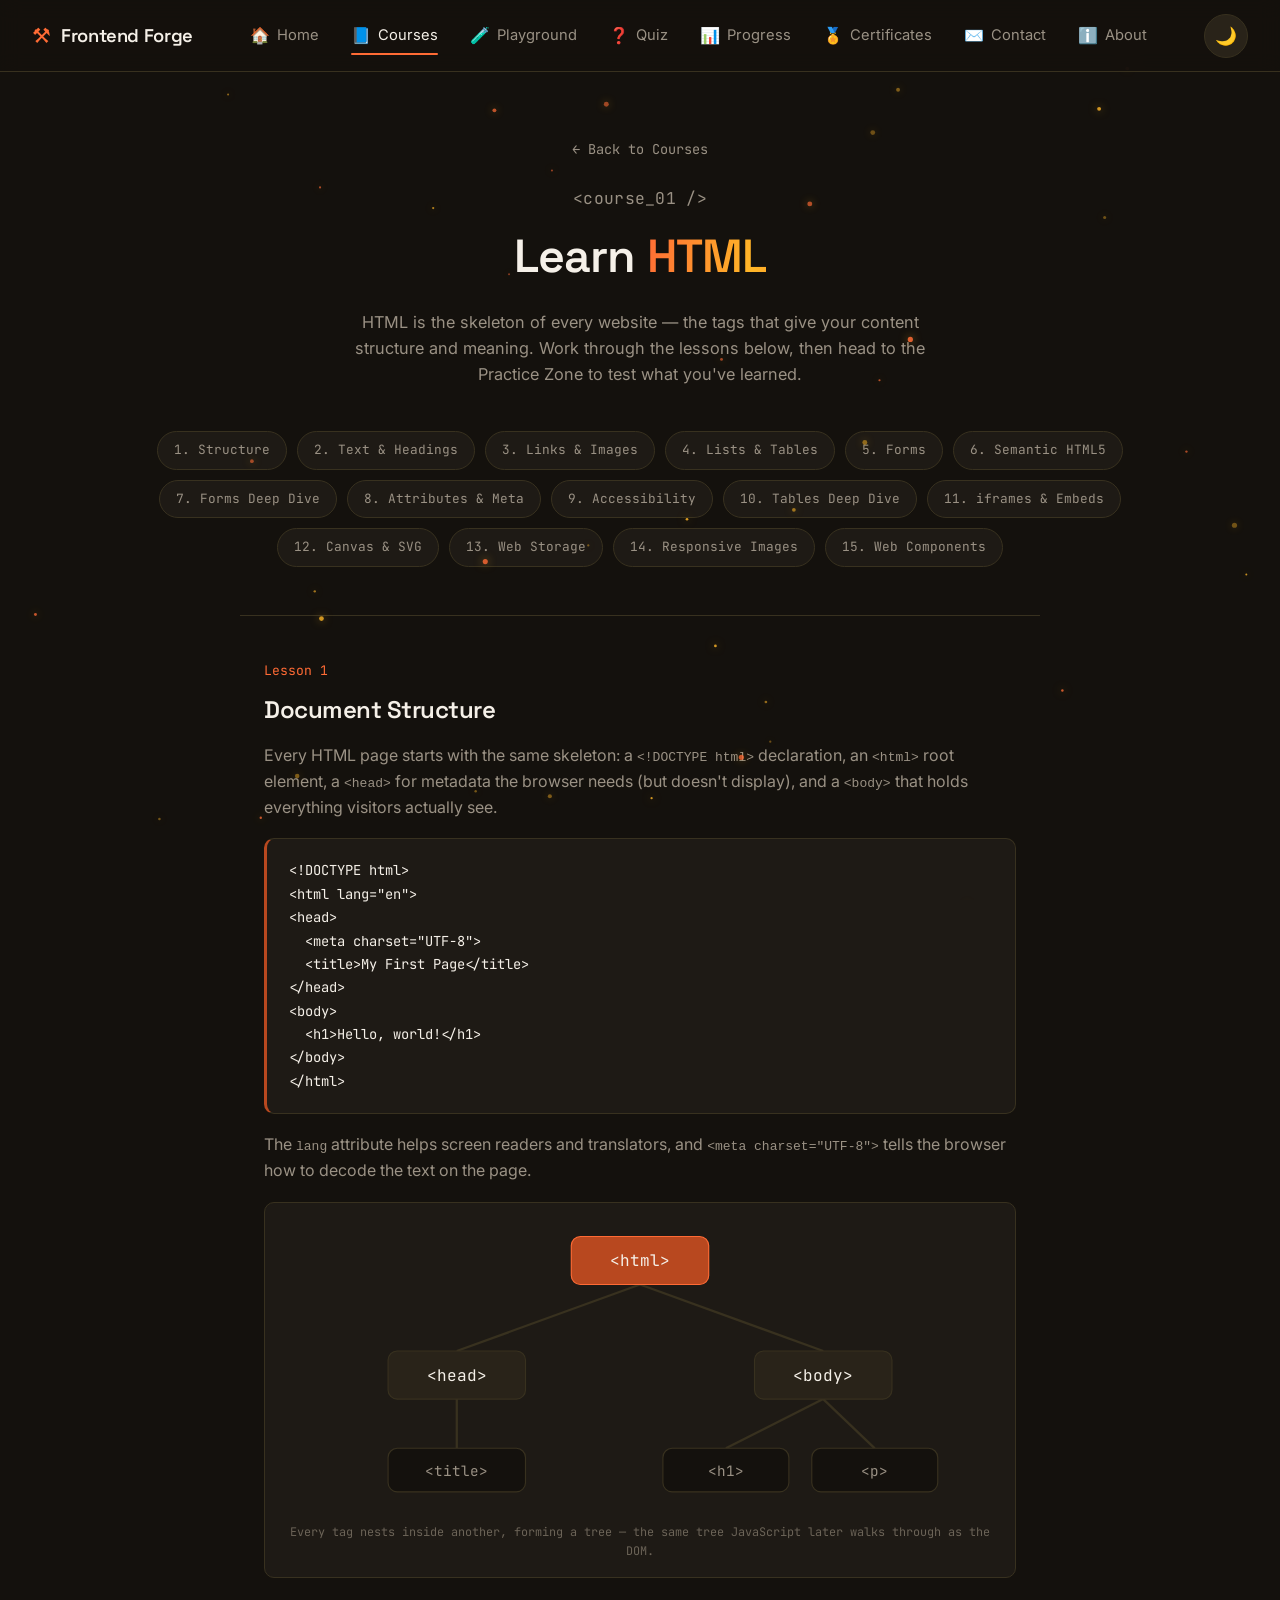
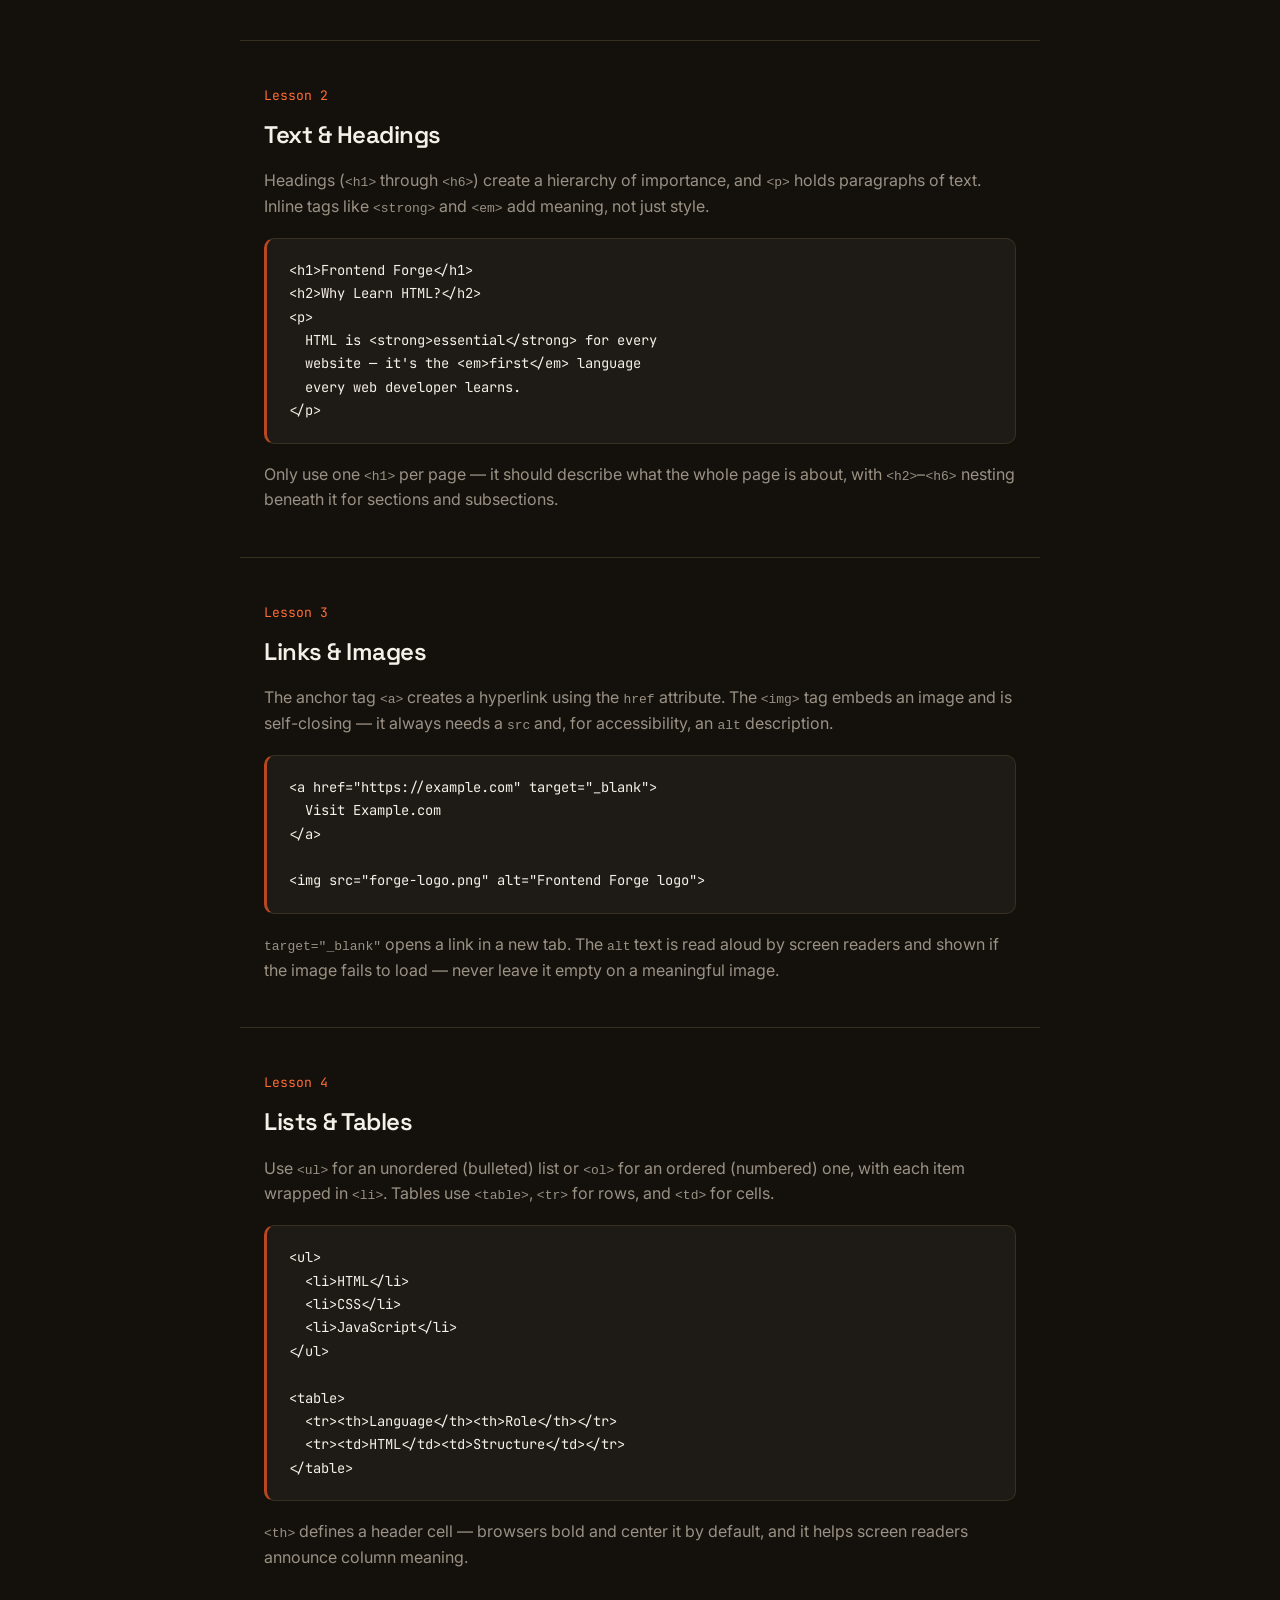
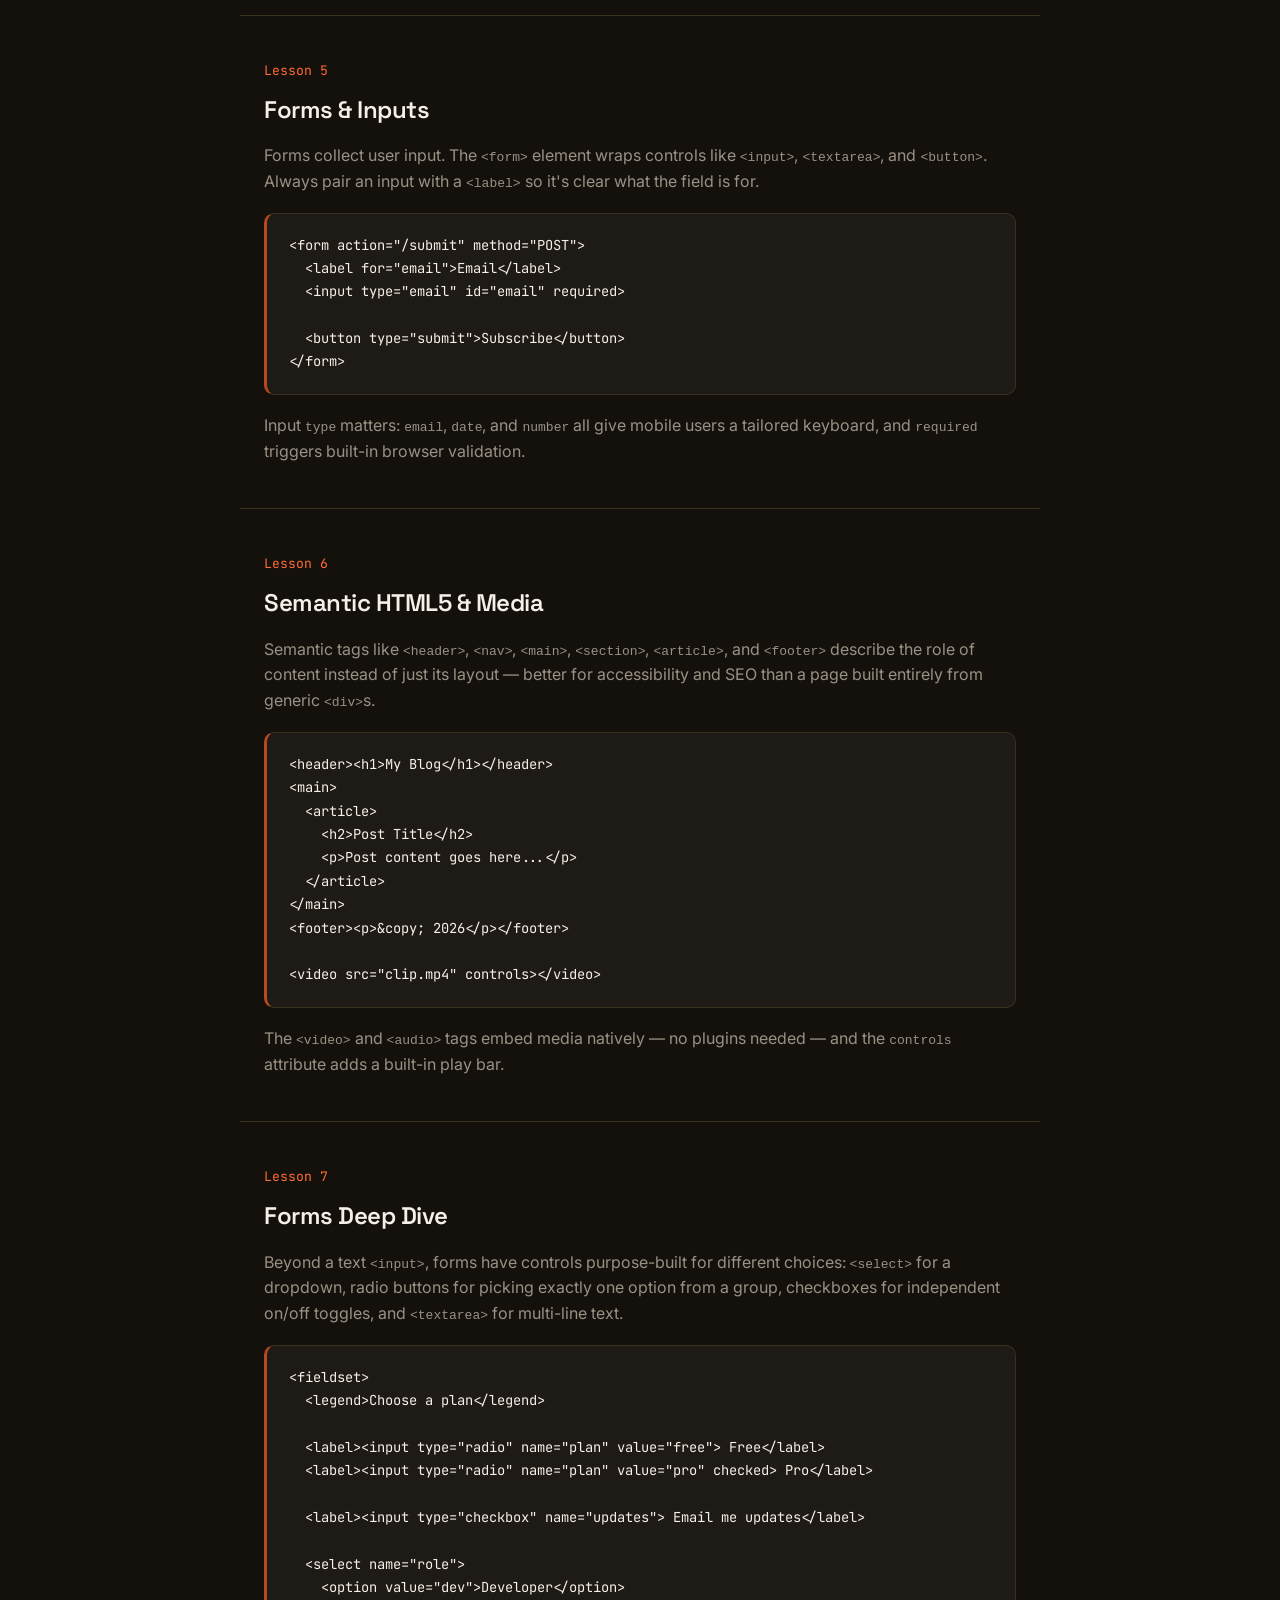
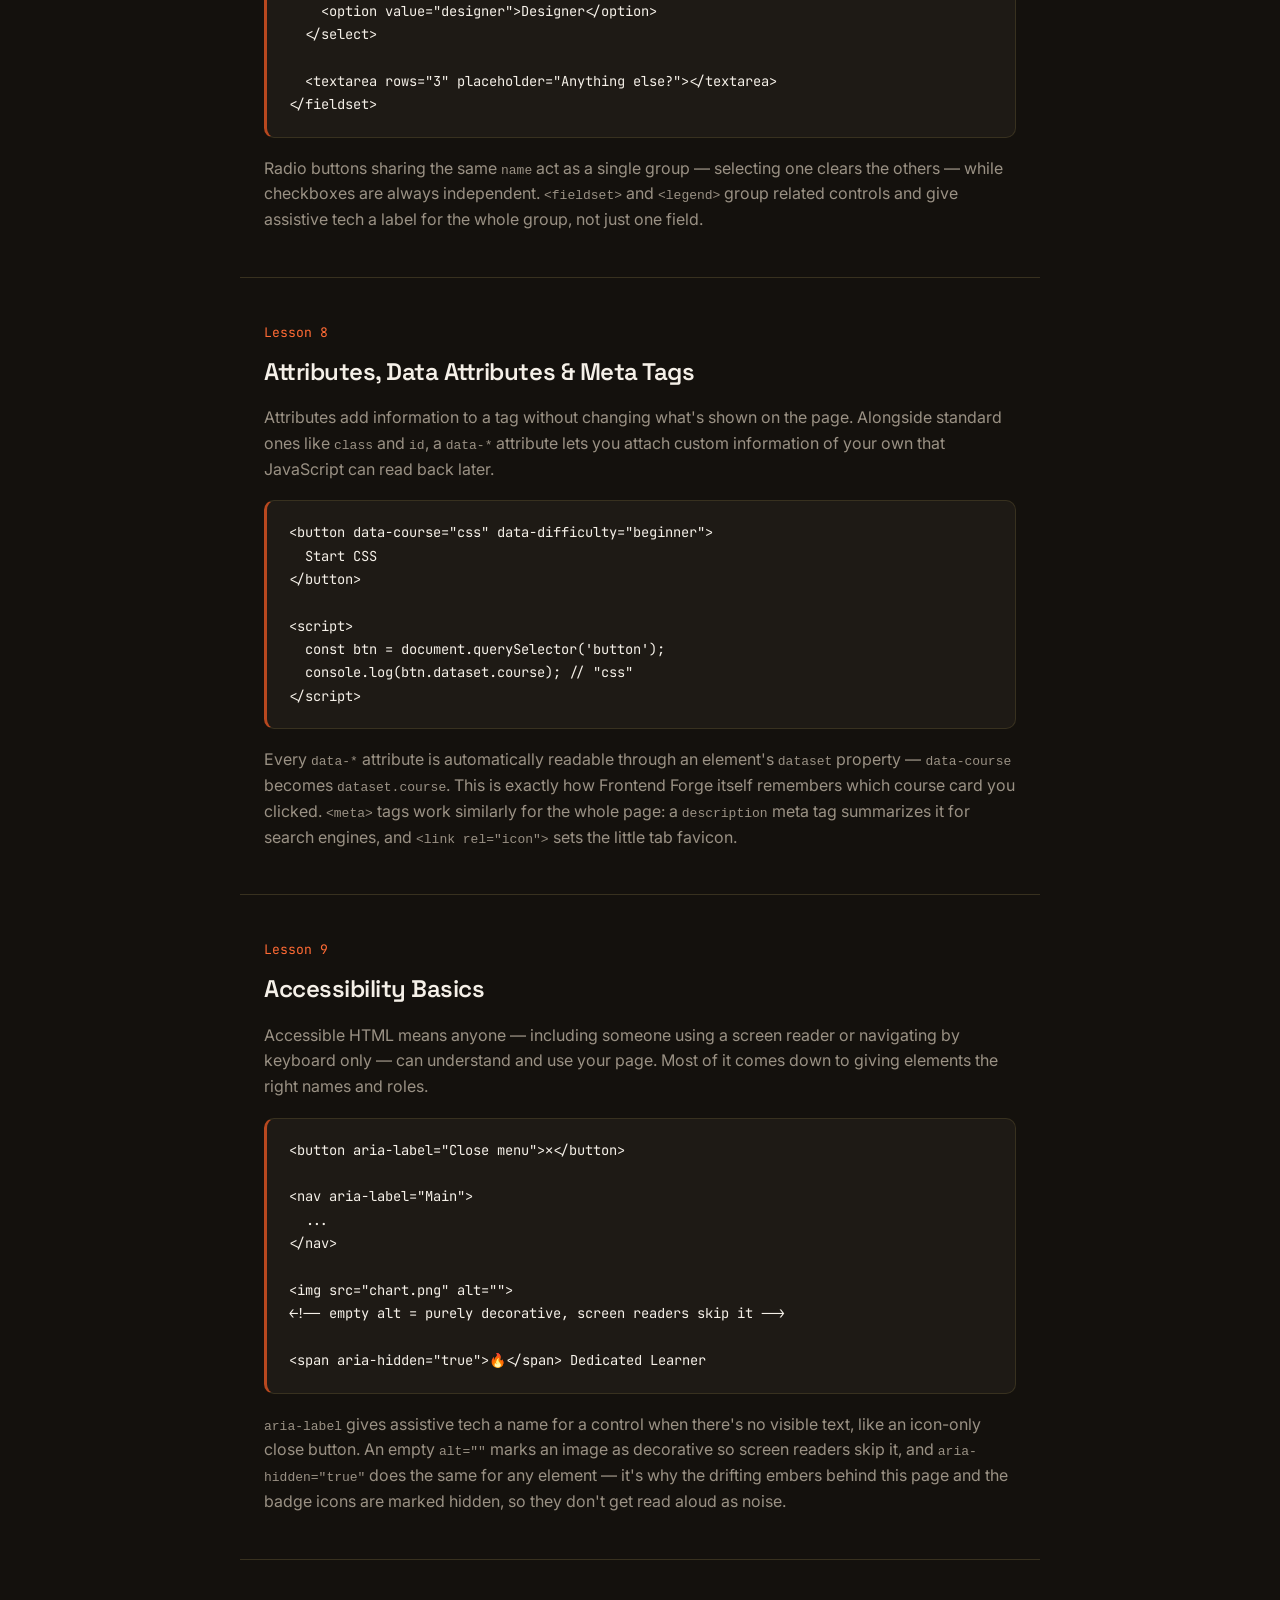
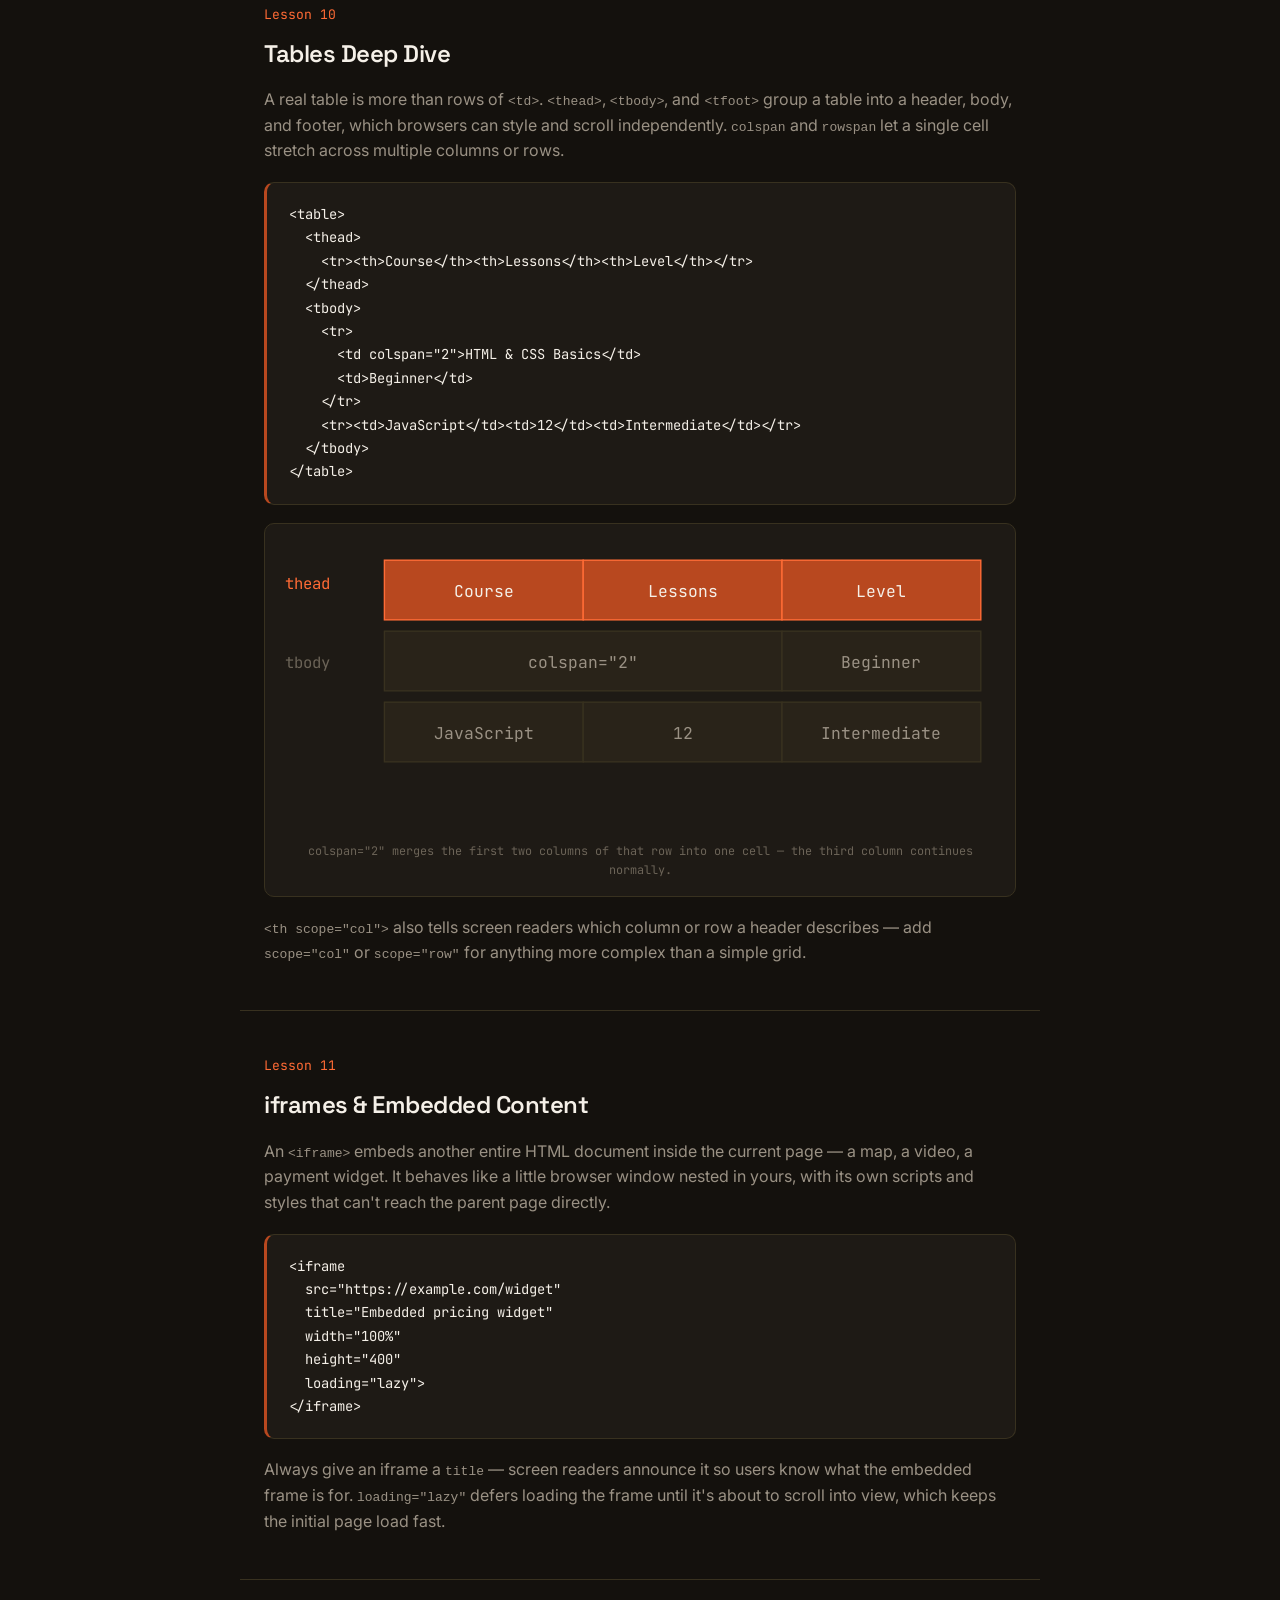
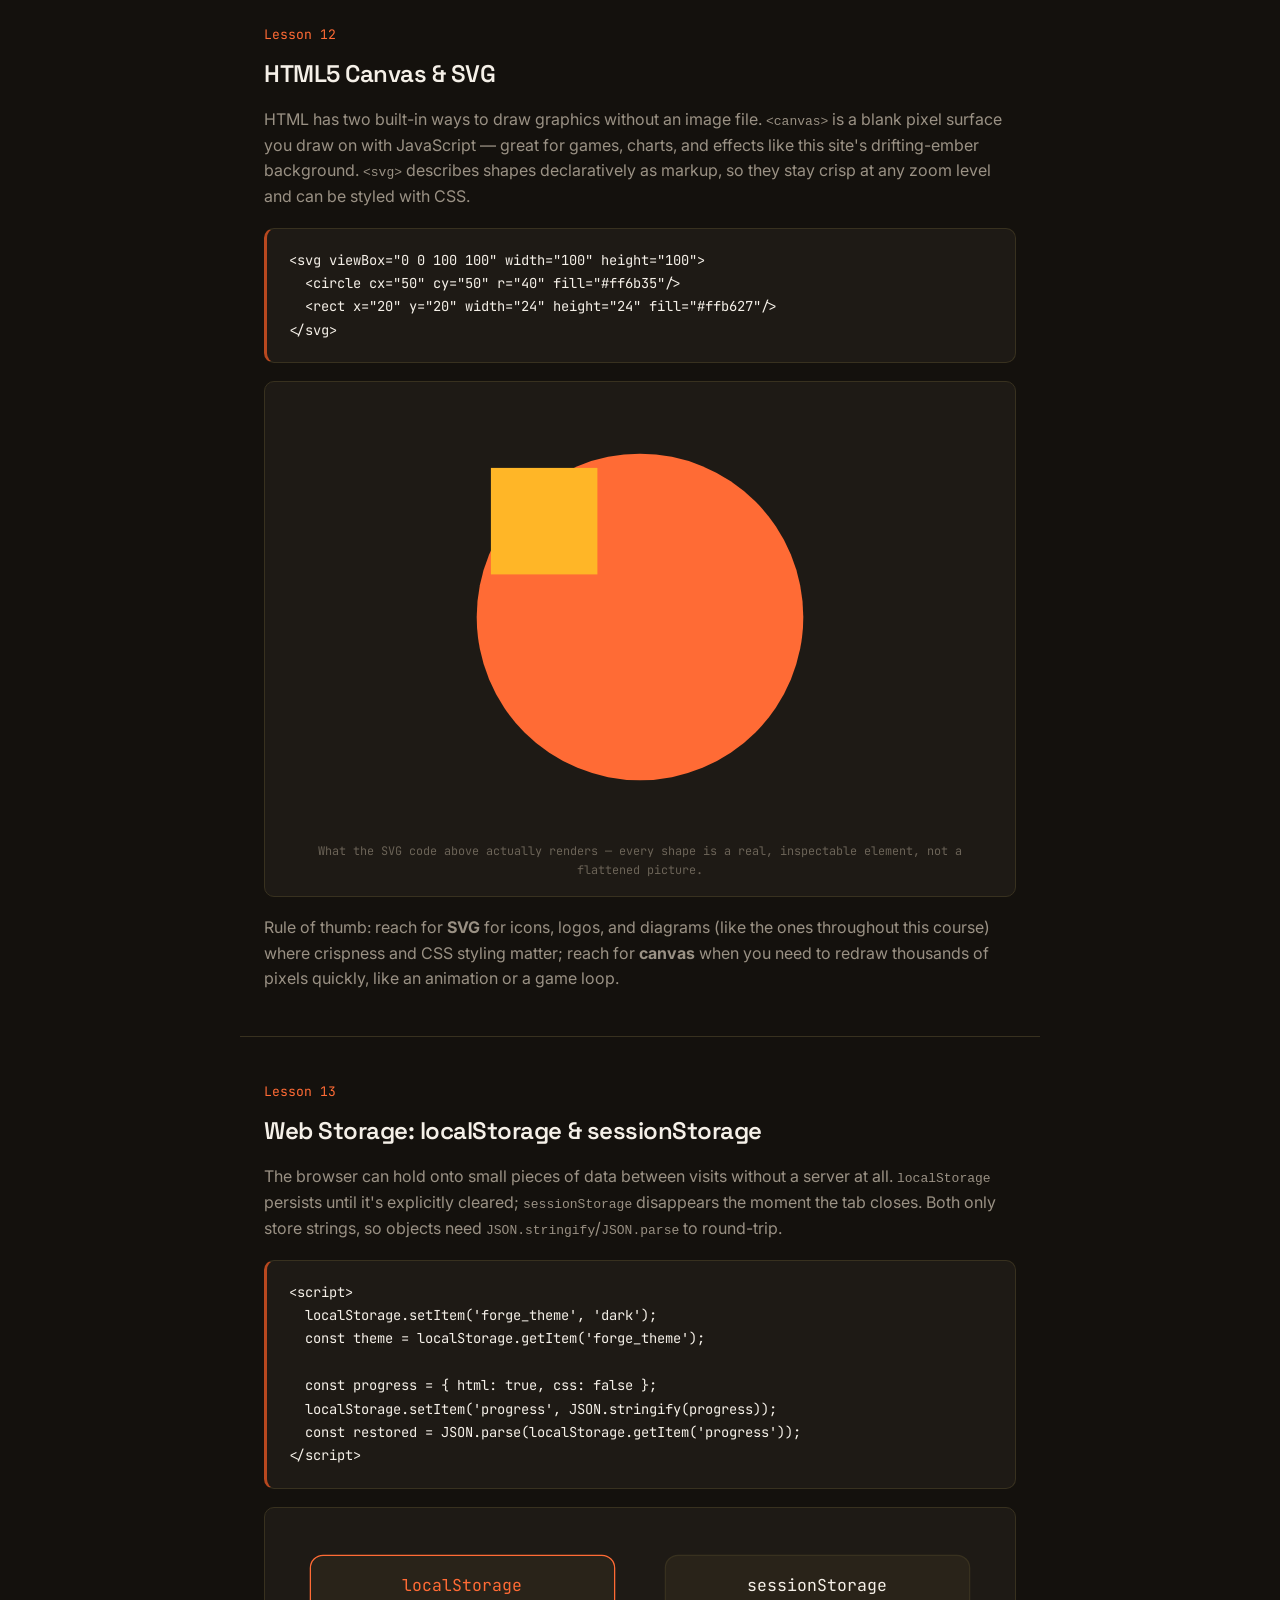
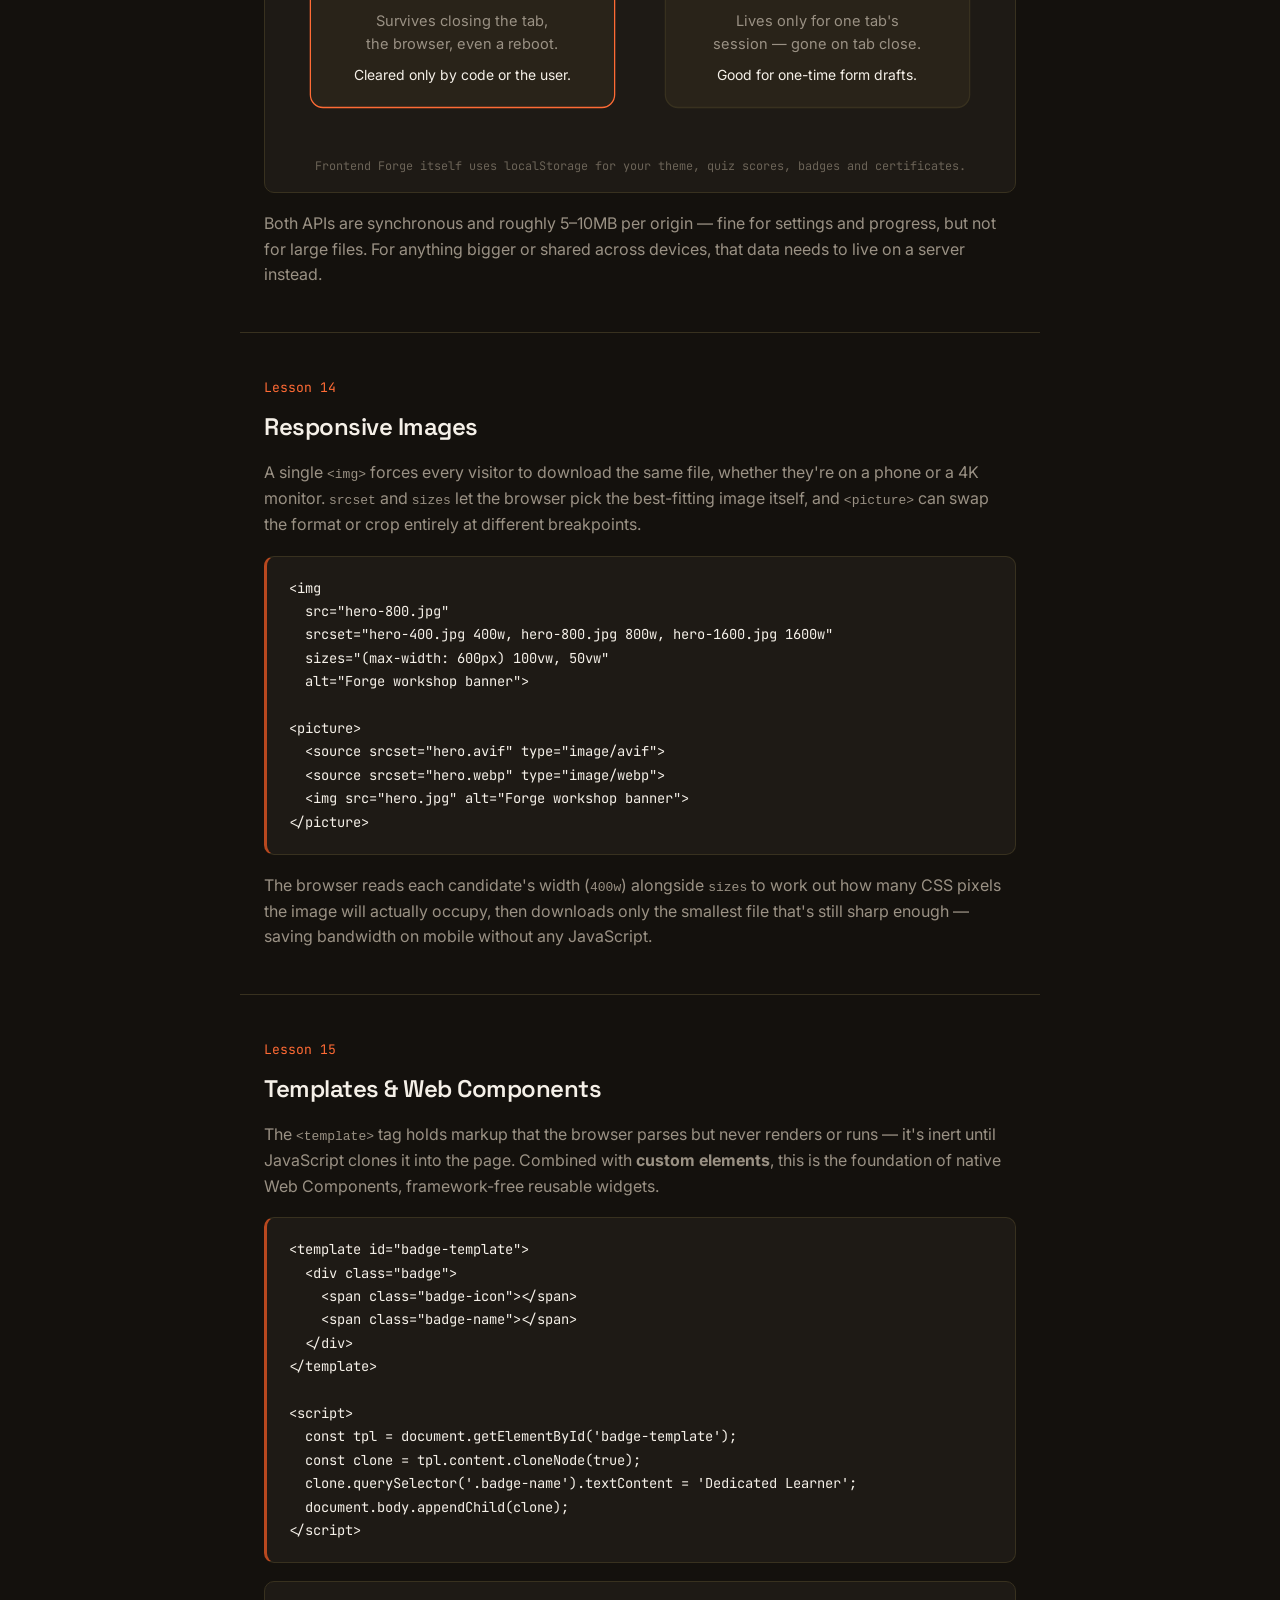
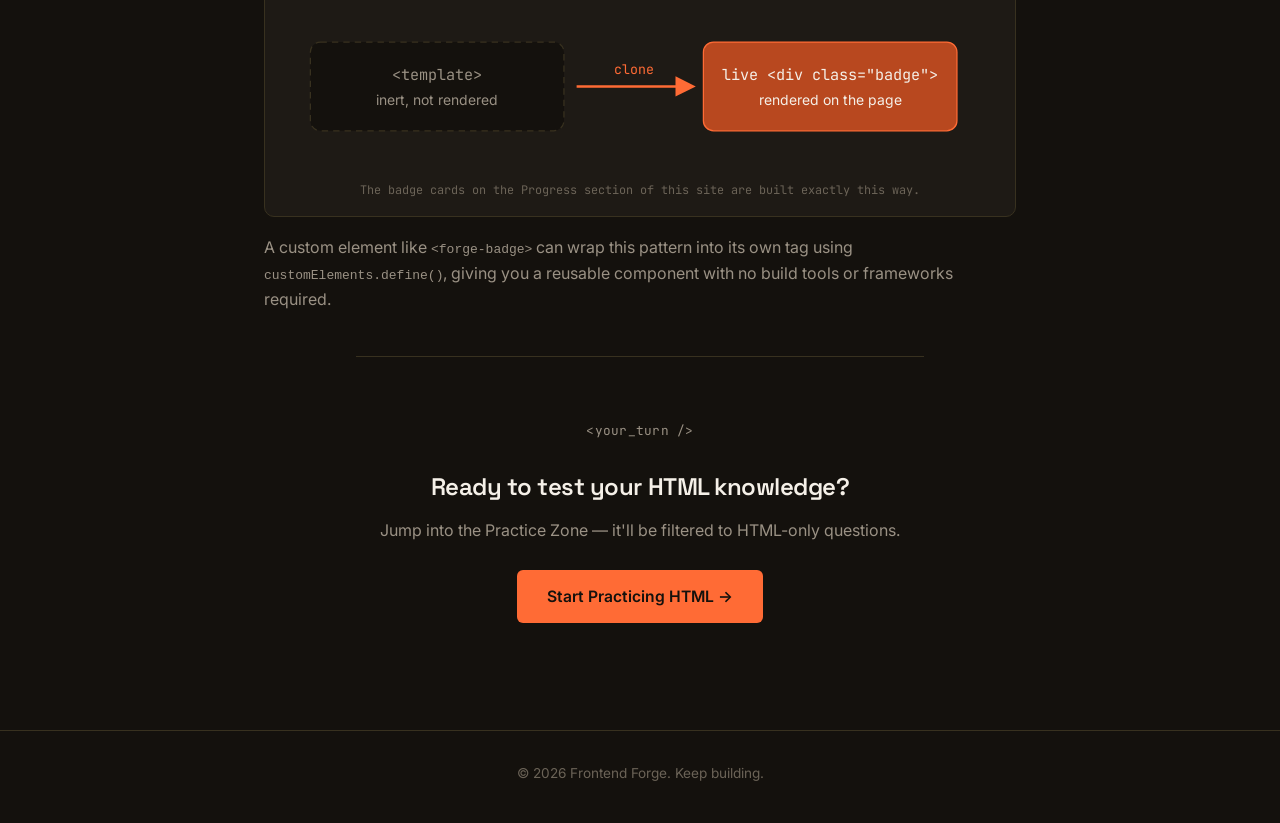
<file: html-course.html>
<!DOCTYPE html>
<html lang="en">
<head>
<meta charset="UTF-8">
<meta name="viewport" content="width=device-width, initial-scale=1.0, viewport-fit=cover">
<title>Learn HTML — Frontend Forge</title>
<meta name="description" content="A detailed, example-driven HTML course: structure, text, links, images, lists, tables, forms and semantic HTML5.">

<!-- Mobile / PWA — lets the site be added to the home screen on
     Android and iOS and gives it an app-like theme color / status bar. -->
<meta name="theme-color" content="#14110d">
<link rel="manifest" href="manifest.json">
<link rel="icon" href="icon-192.png" type="image/png">
<link rel="apple-touch-icon" href="apple-touch-icon.png">
<meta name="apple-mobile-web-app-capable" content="yes">
<meta name="mobile-web-app-capable" content="yes">
<meta name="apple-mobile-web-app-status-bar-style" content="black-translucent">
<meta name="apple-mobile-web-app-title" content="Forge">

<link rel="stylesheet" href="style.css">
<script defer src="background.js"></script>
<script defer src="course.js"></script>

<link rel="preconnect" href="https://fonts.googleapis.com">
<link rel="preconnect" href="https://fonts.gstatic.com" crossorigin>
<link href="https://fonts.googleapis.com/css2?family=Space+Grotesk:wght@500;600;700&family=Inter:wght@400;500;600;700&family=JetBrains+Mono:wght@400;500;600&display=swap" rel="stylesheet">
</head>

<body>

<canvas id="emberCanvas" aria-hidden="true"></canvas>

<!-- ================= NAVBAR ================= -->
<header>
    <div class="logo">
        <a href="index.html" style="display:flex;align-items:center;gap:10px;">
            <span class="logo-mark" aria-hidden="true">⚒</span>
            <h2>Frontend Forge</h2>
        </a>
    </div>

    <nav id="siteNav">
        <ul id="menu">
            <li><a href="index.html" class="nav-link"><span class="nav-icon" aria-hidden="true">🏠</span><span class="nav-label">Home</span></a></li>
            <li><a href="courses.html" class="nav-link active"><span class="nav-icon" aria-hidden="true">📘</span><span class="nav-label">Courses</span></a></li>
            <li><a href="playground.html" class="nav-link"><span class="nav-icon" aria-hidden="true">🧪</span><span class="nav-label">Playground</span></a></li>
            <li><a href="quiz.html" class="nav-link"><span class="nav-icon" aria-hidden="true">❓</span><span class="nav-label">Quiz</span></a></li>
            <li><a href="progress.html" class="nav-link"><span class="nav-icon" aria-hidden="true">📊</span><span class="nav-label">Progress</span></a></li>
            <li><a href="certificates.html" class="nav-link"><span class="nav-icon" aria-hidden="true">🏅</span><span class="nav-label">Certificates</span></a></li>
            <li><a href="contact.html" class="nav-link"><span class="nav-icon" aria-hidden="true">✉️</span><span class="nav-label">Contact</span></a></li>
            <li><a href="about.html" class="nav-link"><span class="nav-icon" aria-hidden="true">ℹ️</span><span class="nav-label">About</span></a></li>
        </ul>
    </nav>

    <div class="header-actions">
        <button id="themeBtn" aria-label="Toggle light and dark theme">🌙</button>
        <button id="menuBtn" aria-label="Toggle navigation menu" aria-expanded="false">
            <span></span><span></span><span></span>
        </button>
    </div>
</header>

<!-- ================= COURSE HEADER ================= -->
<section class="course-page-header">
    <a class="back-link" href="courses.html">← Back to Courses</a>
    <p class="eyebrow">&lt;course_01 /&gt;</p>
    <h1>Learn <span class="ember-text">HTML</span></h1>
    <p>HTML is the skeleton of every website — the tags that give your content structure and meaning. Work through the lessons below, then head to the Practice Zone to test what you've learned.</p>
</section>

<nav class="lesson-toc" aria-label="Lesson contents">
    <a href="#l1">1. Structure</a>
    <a href="#l2">2. Text &amp; Headings</a>
    <a href="#l3">3. Links &amp; Images</a>
    <a href="#l4">4. Lists &amp; Tables</a>
    <a href="#l5">5. Forms</a>
    <a href="#l6">6. Semantic HTML5</a>
    <a href="#l7">7. Forms Deep Dive</a>
    <a href="#l8">8. Attributes &amp; Meta</a>
    <a href="#l9">9. Accessibility</a>
    <a href="#l10">10. Tables Deep Dive</a>
    <a href="#l11">11. iframes &amp; Embeds</a>
    <a href="#l12">12. Canvas &amp; SVG</a>
    <a href="#l13">13. Web Storage</a>
    <a href="#l14">14. Responsive Images</a>
    <a href="#l15">15. Web Components</a>
</nav>

<!-- ================= LESSONS ================= -->
<article>

<section class="lesson" id="l1">
    <span class="lesson-index">Lesson 1</span>
    <h2>Document Structure</h2>
    <p>Every HTML page starts with the same skeleton: a <code>&lt;!DOCTYPE html&gt;</code> declaration, an <code>&lt;html&gt;</code> root element, a <code>&lt;head&gt;</code> for metadata the browser needs (but doesn't display), and a <code>&lt;body&gt;</code> that holds everything visitors actually see.</p>
    <div class="lesson-example">&lt;!DOCTYPE html&gt;
&lt;html lang="en"&gt;
&lt;head&gt;
  &lt;meta charset="UTF-8"&gt;
  &lt;title&gt;My First Page&lt;/title&gt;
&lt;/head&gt;
&lt;body&gt;
  &lt;h1&gt;Hello, world!&lt;/h1&gt;
&lt;/body&gt;
&lt;/html&gt;</div>
    <p>The <code>lang</code> attribute helps screen readers and translators, and <code>&lt;meta charset="UTF-8"&gt;</code> tells the browser how to decode the text on the page.</p>

    <figure class="lesson-diagram">
      <svg viewBox="0 0 620 250" xmlns="http://www.w3.org/2000/svg" role="img" aria-label="Tree diagram: html contains head and body; head contains title; body contains h1 and p">
        <g style="stroke:var(--border);stroke-width:2">
          <line x1="310" y1="52" x2="150" y2="110"/>
          <line x1="310" y1="52" x2="470" y2="110"/>
          <line x1="150" y1="152" x2="150" y2="195"/>
          <line x1="470" y1="152" x2="385" y2="195"/>
          <line x1="470" y1="152" x2="515" y2="195"/>
        </g>
        <rect x="250" y="10" width="120" height="42" rx="8" style="fill:var(--ember-dim);stroke:var(--ember)"/>
        <text x="310" y="36" text-anchor="middle" style="font-family:'JetBrains Mono',monospace;font-size:14px;fill:var(--text)">&lt;html&gt;</text>
        <rect x="90" y="110" width="120" height="42" rx="8" style="fill:var(--surface-2);stroke:var(--border)"/>
        <text x="150" y="136" text-anchor="middle" style="font-family:'JetBrains Mono',monospace;font-size:14px;fill:var(--text)">&lt;head&gt;</text>
        <rect x="410" y="110" width="120" height="42" rx="8" style="fill:var(--surface-2);stroke:var(--border)"/>
        <text x="470" y="136" text-anchor="middle" style="font-family:'JetBrains Mono',monospace;font-size:14px;fill:var(--text)">&lt;body&gt;</text>
        <rect x="90" y="195" width="120" height="38" rx="8" style="fill:var(--bg);stroke:var(--border)"/>
        <text x="150" y="219" text-anchor="middle" style="font-family:'JetBrains Mono',monospace;font-size:12.5px;fill:var(--text-muted)">&lt;title&gt;</text>
        <rect x="330" y="195" width="110" height="38" rx="8" style="fill:var(--bg);stroke:var(--border)"/>
        <text x="385" y="219" text-anchor="middle" style="font-family:'JetBrains Mono',monospace;font-size:12.5px;fill:var(--text-muted)">&lt;h1&gt;</text>
        <rect x="460" y="195" width="110" height="38" rx="8" style="fill:var(--bg);stroke:var(--border)"/>
        <text x="515" y="219" text-anchor="middle" style="font-family:'JetBrains Mono',monospace;font-size:12.5px;fill:var(--text-muted)">&lt;p&gt;</text>
      </svg>
      <figcaption>Every tag nests inside another, forming a tree — the same tree JavaScript later walks through as the DOM.</figcaption>
    </figure>
</section>

<section class="lesson" id="l2">
    <span class="lesson-index">Lesson 2</span>
    <h2>Text &amp; Headings</h2>
    <p>Headings (<code>&lt;h1&gt;</code> through <code>&lt;h6&gt;</code>) create a hierarchy of importance, and <code>&lt;p&gt;</code> holds paragraphs of text. Inline tags like <code>&lt;strong&gt;</code> and <code>&lt;em&gt;</code> add meaning, not just style.</p>
    <div class="lesson-example">&lt;h1&gt;Frontend Forge&lt;/h1&gt;
&lt;h2&gt;Why Learn HTML?&lt;/h2&gt;
&lt;p&gt;
  HTML is &lt;strong&gt;essential&lt;/strong&gt; for every
  website — it's the &lt;em&gt;first&lt;/em&gt; language
  every web developer learns.
&lt;/p&gt;</div>
    <p>Only use one <code>&lt;h1&gt;</code> per page — it should describe what the whole page is about, with <code>&lt;h2&gt;</code>–<code>&lt;h6&gt;</code> nesting beneath it for sections and subsections.</p>
</section>

<section class="lesson" id="l3">
    <span class="lesson-index">Lesson 3</span>
    <h2>Links &amp; Images</h2>
    <p>The anchor tag <code>&lt;a&gt;</code> creates a hyperlink using the <code>href</code> attribute. The <code>&lt;img&gt;</code> tag embeds an image and is self-closing — it always needs a <code>src</code> and, for accessibility, an <code>alt</code> description.</p>
    <div class="lesson-example">&lt;a href="https://example.com" target="_blank"&gt;
  Visit Example.com
&lt;/a&gt;

&lt;img src="forge-logo.png" alt="Frontend Forge logo"&gt;</div>
    <p><code>target="_blank"</code> opens a link in a new tab. The <code>alt</code> text is read aloud by screen readers and shown if the image fails to load — never leave it empty on a meaningful image.</p>
</section>

<section class="lesson" id="l4">
    <span class="lesson-index">Lesson 4</span>
    <h2>Lists &amp; Tables</h2>
    <p>Use <code>&lt;ul&gt;</code> for an unordered (bulleted) list or <code>&lt;ol&gt;</code> for an ordered (numbered) one, with each item wrapped in <code>&lt;li&gt;</code>. Tables use <code>&lt;table&gt;</code>, <code>&lt;tr&gt;</code> for rows, and <code>&lt;td&gt;</code> for cells.</p>
    <div class="lesson-example">&lt;ul&gt;
  &lt;li&gt;HTML&lt;/li&gt;
  &lt;li&gt;CSS&lt;/li&gt;
  &lt;li&gt;JavaScript&lt;/li&gt;
&lt;/ul&gt;

&lt;table&gt;
  &lt;tr&gt;&lt;th&gt;Language&lt;/th&gt;&lt;th&gt;Role&lt;/th&gt;&lt;/tr&gt;
  &lt;tr&gt;&lt;td&gt;HTML&lt;/td&gt;&lt;td&gt;Structure&lt;/td&gt;&lt;/tr&gt;
&lt;/table&gt;</div>
    <p><code>&lt;th&gt;</code> defines a header cell — browsers bold and center it by default, and it helps screen readers announce column meaning.</p>
</section>

<section class="lesson" id="l5">
    <span class="lesson-index">Lesson 5</span>
    <h2>Forms &amp; Inputs</h2>
    <p>Forms collect user input. The <code>&lt;form&gt;</code> element wraps controls like <code>&lt;input&gt;</code>, <code>&lt;textarea&gt;</code>, and <code>&lt;button&gt;</code>. Always pair an input with a <code>&lt;label&gt;</code> so it's clear what the field is for.</p>
    <div class="lesson-example">&lt;form action="/submit" method="POST"&gt;
  &lt;label for="email"&gt;Email&lt;/label&gt;
  &lt;input type="email" id="email" required&gt;

  &lt;button type="submit"&gt;Subscribe&lt;/button&gt;
&lt;/form&gt;</div>
    <p>Input <code>type</code> matters: <code>email</code>, <code>date</code>, and <code>number</code> all give mobile users a tailored keyboard, and <code>required</code> triggers built-in browser validation.</p>
</section>

<section class="lesson" id="l6">
    <span class="lesson-index">Lesson 6</span>
    <h2>Semantic HTML5 &amp; Media</h2>
    <p>Semantic tags like <code>&lt;header&gt;</code>, <code>&lt;nav&gt;</code>, <code>&lt;main&gt;</code>, <code>&lt;section&gt;</code>, <code>&lt;article&gt;</code>, and <code>&lt;footer&gt;</code> describe the role of content instead of just its layout — better for accessibility and SEO than a page built entirely from generic <code>&lt;div&gt;</code>s.</p>
    <div class="lesson-example">&lt;header&gt;&lt;h1&gt;My Blog&lt;/h1&gt;&lt;/header&gt;
&lt;main&gt;
  &lt;article&gt;
    &lt;h2&gt;Post Title&lt;/h2&gt;
    &lt;p&gt;Post content goes here...&lt;/p&gt;
  &lt;/article&gt;
&lt;/main&gt;
&lt;footer&gt;&lt;p&gt;&amp;copy; 2026&lt;/p&gt;&lt;/footer&gt;

&lt;video src="clip.mp4" controls&gt;&lt;/video&gt;</div>
    <p>The <code>&lt;video&gt;</code> and <code>&lt;audio&gt;</code> tags embed media natively — no plugins needed — and the <code>controls</code> attribute adds a built-in play bar.</p>
</section>

<section class="lesson" id="l7">
    <span class="lesson-index">Lesson 7</span>
    <h2>Forms Deep Dive</h2>
    <p>Beyond a text <code>&lt;input&gt;</code>, forms have controls purpose-built for different choices: <code>&lt;select&gt;</code> for a dropdown, radio buttons for picking exactly one option from a group, checkboxes for independent on/off toggles, and <code>&lt;textarea&gt;</code> for multi-line text.</p>
    <div class="lesson-example">&lt;fieldset&gt;
  &lt;legend&gt;Choose a plan&lt;/legend&gt;

  &lt;label&gt;&lt;input type="radio" name="plan" value="free"&gt; Free&lt;/label&gt;
  &lt;label&gt;&lt;input type="radio" name="plan" value="pro" checked&gt; Pro&lt;/label&gt;

  &lt;label&gt;&lt;input type="checkbox" name="updates"&gt; Email me updates&lt;/label&gt;

  &lt;select name="role"&gt;
    &lt;option value="dev"&gt;Developer&lt;/option&gt;
    &lt;option value="designer"&gt;Designer&lt;/option&gt;
  &lt;/select&gt;

  &lt;textarea rows="3" placeholder="Anything else?"&gt;&lt;/textarea&gt;
&lt;/fieldset&gt;</div>
    <p>Radio buttons sharing the same <code>name</code> act as a single group — selecting one clears the others — while checkboxes are always independent. <code>&lt;fieldset&gt;</code> and <code>&lt;legend&gt;</code> group related controls and give assistive tech a label for the whole group, not just one field.</p>
</section>

<section class="lesson" id="l8">
    <span class="lesson-index">Lesson 8</span>
    <h2>Attributes, Data Attributes &amp; Meta Tags</h2>
    <p>Attributes add information to a tag without changing what's shown on the page. Alongside standard ones like <code>class</code> and <code>id</code>, a <code>data-*</code> attribute lets you attach custom information of your own that JavaScript can read back later.</p>
    <div class="lesson-example">&lt;button data-course="css" data-difficulty="beginner"&gt;
  Start CSS
&lt;/button&gt;

&lt;script&gt;
  const btn = document.querySelector('button');
  console.log(btn.dataset.course); // "css"
&lt;/script&gt;</div>
    <p>Every <code>data-*</code> attribute is automatically readable through an element's <code>dataset</code> property — <code>data-course</code> becomes <code>dataset.course</code>. This is exactly how Frontend Forge itself remembers which course card you clicked. <code>&lt;meta&gt;</code> tags work similarly for the whole page: a <code>description</code> meta tag summarizes it for search engines, and <code>&lt;link rel="icon"&gt;</code> sets the little tab favicon.</p>
</section>

<section class="lesson" id="l9">
    <span class="lesson-index">Lesson 9</span>
    <h2>Accessibility Basics</h2>
    <p>Accessible HTML means anyone — including someone using a screen reader or navigating by keyboard only — can understand and use your page. Most of it comes down to giving elements the right names and roles.</p>
    <div class="lesson-example">&lt;button aria-label="Close menu"&gt;✕&lt;/button&gt;

&lt;nav aria-label="Main"&gt;
  ...
&lt;/nav&gt;

&lt;img src="chart.png" alt=""&gt;
&lt;!-- empty alt = purely decorative, screen readers skip it --&gt;

&lt;span aria-hidden="true"&gt;🔥&lt;/span&gt; Dedicated Learner</div>
    <p><code>aria-label</code> gives assistive tech a name for a control when there's no visible text, like an icon-only close button. An empty <code>alt=""</code> marks an image as decorative so screen readers skip it, and <code>aria-hidden="true"</code> does the same for any element — it's why the drifting embers behind this page and the badge icons are marked hidden, so they don't get read aloud as noise.</p>
</section>

<section class="lesson" id="l10">
    <span class="lesson-index">Lesson 10</span>
    <h2>Tables Deep Dive</h2>
    <p>A real table is more than rows of <code>&lt;td&gt;</code>. <code>&lt;thead&gt;</code>, <code>&lt;tbody&gt;</code>, and <code>&lt;tfoot&gt;</code> group a table into a header, body, and footer, which browsers can style and scroll independently. <code>colspan</code> and <code>rowspan</code> let a single cell stretch across multiple columns or rows.</p>
    <div class="lesson-example">&lt;table&gt;
  &lt;thead&gt;
    &lt;tr&gt;&lt;th&gt;Course&lt;/th&gt;&lt;th&gt;Lessons&lt;/th&gt;&lt;th&gt;Level&lt;/th&gt;&lt;/tr&gt;
  &lt;/thead&gt;
  &lt;tbody&gt;
    &lt;tr&gt;
      &lt;td colspan="2"&gt;HTML &amp; CSS Basics&lt;/td&gt;
      &lt;td&gt;Beginner&lt;/td&gt;
    &lt;/tr&gt;
    &lt;tr&gt;&lt;td&gt;JavaScript&lt;/td&gt;&lt;td&gt;12&lt;/td&gt;&lt;td&gt;Intermediate&lt;/td&gt;&lt;/tr&gt;
  &lt;/tbody&gt;
&lt;/table&gt;</div>

    <figure class="lesson-diagram">
      <svg viewBox="0 0 500 200" xmlns="http://www.w3.org/2000/svg" role="img" aria-label="Diagram of a table grid: a highlighted thead row of three header cells, then a tbody row where the first two columns are merged with colspan, then a normal tbody row">
        <text x="0" y="30" style="font-family:'JetBrains Mono',monospace;font-size:11px;fill:var(--ember)">thead</text>
        <rect x="70" y="10" width="140" height="42" style="fill:var(--ember-dim);stroke:var(--ember)"/>
        <rect x="210" y="10" width="140" height="42" style="fill:var(--ember-dim);stroke:var(--ember)"/>
        <rect x="350" y="10" width="140" height="42" style="fill:var(--ember-dim);stroke:var(--ember)"/>
        <text x="140" y="36" text-anchor="middle" style="font-family:'JetBrains Mono',monospace;font-size:11.5px;fill:var(--text)">Course</text>
        <text x="280" y="36" text-anchor="middle" style="font-family:'JetBrains Mono',monospace;font-size:11.5px;fill:var(--text)">Lessons</text>
        <text x="420" y="36" text-anchor="middle" style="font-family:'JetBrains Mono',monospace;font-size:11.5px;fill:var(--text)">Level</text>

        <text x="0" y="86" style="font-family:'JetBrains Mono',monospace;font-size:11px;fill:var(--text-dim)">tbody</text>
        <rect x="70" y="60" width="280" height="42" style="fill:var(--surface-2);stroke:var(--border)"/>
        <rect x="350" y="60" width="140" height="42" style="fill:var(--surface-2);stroke:var(--border)"/>
        <text x="210" y="86" text-anchor="middle" style="font-family:'JetBrains Mono',monospace;font-size:11.5px;fill:var(--text-muted)">colspan="2"</text>
        <text x="420" y="86" text-anchor="middle" style="font-family:'JetBrains Mono',monospace;font-size:11.5px;fill:var(--text-muted)">Beginner</text>

        <rect x="70" y="110" width="140" height="42" style="fill:var(--surface-2);stroke:var(--border)"/>
        <rect x="210" y="110" width="140" height="42" style="fill:var(--surface-2);stroke:var(--border)"/>
        <rect x="350" y="110" width="140" height="42" style="fill:var(--surface-2);stroke:var(--border)"/>
        <text x="140" y="136" text-anchor="middle" style="font-family:'JetBrains Mono',monospace;font-size:11.5px;fill:var(--text-muted)">JavaScript</text>
        <text x="280" y="136" text-anchor="middle" style="font-family:'JetBrains Mono',monospace;font-size:11.5px;fill:var(--text-muted)">12</text>
        <text x="420" y="136" text-anchor="middle" style="font-family:'JetBrains Mono',monospace;font-size:11.5px;fill:var(--text-muted)">Intermediate</text>
      </svg>
      <figcaption>colspan="2" merges the first two columns of that row into one cell — the third column continues normally.</figcaption>
    </figure>

    <p><code>&lt;th scope="col"&gt;</code> also tells screen readers which column or row a header describes — add <code>scope="col"</code> or <code>scope="row"</code> for anything more complex than a simple grid.</p>
</section>

<section class="lesson" id="l11">
    <span class="lesson-index">Lesson 11</span>
    <h2>iframes &amp; Embedded Content</h2>
    <p>An <code>&lt;iframe&gt;</code> embeds another entire HTML document inside the current page — a map, a video, a payment widget. It behaves like a little browser window nested in yours, with its own scripts and styles that can't reach the parent page directly.</p>
    <div class="lesson-example">&lt;iframe
  src="https://example.com/widget"
  title="Embedded pricing widget"
  width="100%"
  height="400"
  loading="lazy"&gt;
&lt;/iframe&gt;</div>
    <p>Always give an iframe a <code>title</code> — screen readers announce it so users know what the embedded frame is for. <code>loading="lazy"</code> defers loading the frame until it's about to scroll into view, which keeps the initial page load fast.</p>
</section>

<section class="lesson" id="l12">
    <span class="lesson-index">Lesson 12</span>
    <h2>HTML5 Canvas &amp; SVG</h2>
    <p>HTML has two built-in ways to draw graphics without an image file. <code>&lt;canvas&gt;</code> is a blank pixel surface you draw on with JavaScript — great for games, charts, and effects like this site's drifting-ember background. <code>&lt;svg&gt;</code> describes shapes declaratively as markup, so they stay crisp at any zoom level and can be styled with CSS.</p>
    <div class="lesson-example">&lt;svg viewBox="0 0 100 100" width="100" height="100"&gt;
  &lt;circle cx="50" cy="50" r="40" fill="#ff6b35"/&gt;
  &lt;rect x="20" y="20" width="24" height="24" fill="#ffb627"/&gt;
&lt;/svg&gt;</div>

    <figure class="lesson-diagram">
      <svg viewBox="0 0 200 120" xmlns="http://www.w3.org/2000/svg" role="img" aria-label="Rendered output of the SVG example: an orange circle with a smaller yellow square overlapping its top-left">
        <circle cx="100" cy="60" r="46" style="fill:var(--ember)"/>
        <rect x="58" y="18" width="30" height="30" style="fill:var(--ember-hot)"/>
      </svg>
      <figcaption>What the SVG code above actually renders — every shape is a real, inspectable element, not a flattened picture.</figcaption>
    </figure>

    <p>Rule of thumb: reach for <strong>SVG</strong> for icons, logos, and diagrams (like the ones throughout this course) where crispness and CSS styling matter; reach for <strong>canvas</strong> when you need to redraw thousands of pixels quickly, like an animation or a game loop.</p>
</section>

<section class="lesson" id="l13">
    <span class="lesson-index">Lesson 13</span>
    <h2>Web Storage: localStorage &amp; sessionStorage</h2>
    <p>The browser can hold onto small pieces of data between visits without a server at all. <code>localStorage</code> persists until it's explicitly cleared; <code>sessionStorage</code> disappears the moment the tab closes. Both only store strings, so objects need <code>JSON.stringify</code>/<code>JSON.parse</code> to round-trip.</p>
    <div class="lesson-example">&lt;script&gt;
  localStorage.setItem('forge_theme', 'dark');
  const theme = localStorage.getItem('forge_theme');

  const progress = { html: true, css: false };
  localStorage.setItem('progress', JSON.stringify(progress));
  const restored = JSON.parse(localStorage.getItem('progress'));
&lt;/script&gt;</div>

    <figure class="lesson-diagram">
      <svg viewBox="0 0 560 170" xmlns="http://www.w3.org/2000/svg" role="img" aria-label="Diagram comparing localStorage and sessionStorage lifetimes">
        <rect x="20" y="20" width="240" height="120" rx="10" style="fill:var(--surface-2);stroke:var(--ember)"/>
        <text x="140" y="48" text-anchor="middle" style="font-family:'JetBrains Mono',monospace;font-size:13px;fill:var(--ember)">localStorage</text>
        <text x="140" y="76" text-anchor="middle" style="font-family:'Inter',sans-serif;font-size:11.5px;fill:var(--text-muted)">Survives closing the tab,</text>
        <text x="140" y="94" text-anchor="middle" style="font-family:'Inter',sans-serif;font-size:11.5px;fill:var(--text-muted)">the browser, even a reboot.</text>
        <text x="140" y="118" text-anchor="middle" style="font-family:'Inter',sans-serif;font-size:11px;fill:var(--text)">Cleared only by code or the user.</text>

        <rect x="300" y="20" width="240" height="120" rx="10" style="fill:var(--surface-2);stroke:var(--border)"/>
        <text x="420" y="48" text-anchor="middle" style="font-family:'JetBrains Mono',monospace;font-size:13px;fill:var(--text)">sessionStorage</text>
        <text x="420" y="76" text-anchor="middle" style="font-family:'Inter',sans-serif;font-size:11.5px;fill:var(--text-muted)">Lives only for one tab's</text>
        <text x="420" y="94" text-anchor="middle" style="font-family:'Inter',sans-serif;font-size:11.5px;fill:var(--text-muted)">session — gone on tab close.</text>
        <text x="420" y="118" text-anchor="middle" style="font-family:'Inter',sans-serif;font-size:11px;fill:var(--text)">Good for one-time form drafts.</text>
      </svg>
      <figcaption>Frontend Forge itself uses localStorage for your theme, quiz scores, badges and certificates.</figcaption>
    </figure>
    <p>Both APIs are synchronous and roughly 5–10MB per origin — fine for settings and progress, but not for large files. For anything bigger or shared across devices, that data needs to live on a server instead.</p>
</section>

<section class="lesson" id="l14">
    <span class="lesson-index">Lesson 14</span>
    <h2>Responsive Images</h2>
    <p>A single <code>&lt;img&gt;</code> forces every visitor to download the same file, whether they're on a phone or a 4K monitor. <code>srcset</code> and <code>sizes</code> let the browser pick the best-fitting image itself, and <code>&lt;picture&gt;</code> can swap the format or crop entirely at different breakpoints.</p>
    <div class="lesson-example">&lt;img
  src="hero-800.jpg"
  srcset="hero-400.jpg 400w, hero-800.jpg 800w, hero-1600.jpg 1600w"
  sizes="(max-width: 600px) 100vw, 50vw"
  alt="Forge workshop banner"&gt;

&lt;picture&gt;
  &lt;source srcset="hero.avif" type="image/avif"&gt;
  &lt;source srcset="hero.webp" type="image/webp"&gt;
  &lt;img src="hero.jpg" alt="Forge workshop banner"&gt;
&lt;/picture&gt;</div>
    <p>The browser reads each candidate's width (<code>400w</code>) alongside <code>sizes</code> to work out how many CSS pixels the image will actually occupy, then downloads only the smallest file that's still sharp enough — saving bandwidth on mobile without any JavaScript.</p>
</section>

<section class="lesson" id="l15">
    <span class="lesson-index">Lesson 15</span>
    <h2>Templates &amp; Web Components</h2>
    <p>The <code>&lt;template&gt;</code> tag holds markup that the browser parses but never renders or runs — it's inert until JavaScript clones it into the page. Combined with <strong>custom elements</strong>, this is the foundation of native Web Components, framework-free reusable widgets.</p>
    <div class="lesson-example">&lt;template id="badge-template"&gt;
  &lt;div class="badge"&gt;
    &lt;span class="badge-icon"&gt;&lt;/span&gt;
    &lt;span class="badge-name"&gt;&lt;/span&gt;
  &lt;/div&gt;
&lt;/template&gt;

&lt;script&gt;
  const tpl = document.getElementById('badge-template');
  const clone = tpl.content.cloneNode(true);
  clone.querySelector('.badge-name').textContent = 'Dedicated Learner';
  document.body.appendChild(clone);
&lt;/script&gt;</div>

    <figure class="lesson-diagram">
      <svg viewBox="0 0 560 130" xmlns="http://www.w3.org/2000/svg" role="img" aria-label="Diagram: template content is inert, then cloneNode copies it into the live document">
        <rect x="20" y="30" width="200" height="70" rx="8" style="fill:var(--bg);stroke:var(--border);stroke-dasharray:5,4"/>
        <text x="120" y="60" text-anchor="middle" style="font-family:'JetBrains Mono',monospace;font-size:12px;fill:var(--text-muted)">&lt;template&gt;</text>
        <text x="120" y="80" text-anchor="middle" style="font-family:'Inter',sans-serif;font-size:11px;fill:var(--text-muted)">inert, not rendered</text>
        <line x1="230" y1="65" x2="320" y2="65" style="stroke:var(--ember);stroke-width:2" marker-end="url(#arrow)"/>
        <text x="275" y="55" text-anchor="middle" style="font-family:'JetBrains Mono',monospace;font-size:10.5px;fill:var(--ember)">clone</text>
        <rect x="330" y="30" width="200" height="70" rx="8" style="fill:var(--ember-dim);stroke:var(--ember)"/>
        <text x="430" y="60" text-anchor="middle" style="font-family:'JetBrains Mono',monospace;font-size:12px;fill:var(--text)">live &lt;div class="badge"&gt;</text>
        <text x="430" y="80" text-anchor="middle" style="font-family:'Inter',sans-serif;font-size:11px;fill:var(--text)">rendered on the page</text>
        <defs><marker id="arrow" markerWidth="8" markerHeight="8" refX="6" refY="4" orient="auto"><path d="M0,0 L8,4 L0,8 z" style="fill:var(--ember)"/></marker></defs>
      </svg>
      <figcaption>The badge cards on the Progress section of this site are built exactly this way.</figcaption>
    </figure>
    <p>A custom element like <code>&lt;forge-badge&gt;</code> can wrap this pattern into its own tag using <code>customElements.define()</code>, giving you a reusable component with no build tools or frameworks required.</p>
</section>

</article>

<!-- ================= PRACTICE CTA ================= -->
<section class="practice-cta">
    <p class="eyebrow center">&lt;your_turn /&gt;</p>
    <h2>Ready to test your HTML knowledge?</h2>
    <p>Jump into the Practice Zone — it'll be filtered to HTML-only questions.</p>
    <a class="startBtn" href="quiz.html?practice=html">Start Practicing HTML →</a>
</section>

<footer>
    <p>&copy; <span id="year"></span> Frontend Forge. Keep building.</p>
</footer>

<button id="backToTopBtn" class="back-to-top" aria-label="Back to top" title="Back to top">
    <svg viewBox="0 0 24 24" fill="none" stroke="currentColor" stroke-width="2.2" stroke-linecap="round" stroke-linejoin="round"><path d="M12 19V6"/><path d="M6 12l6-6 6 6"/></svg>
</button>

</body>
</html>
</file>
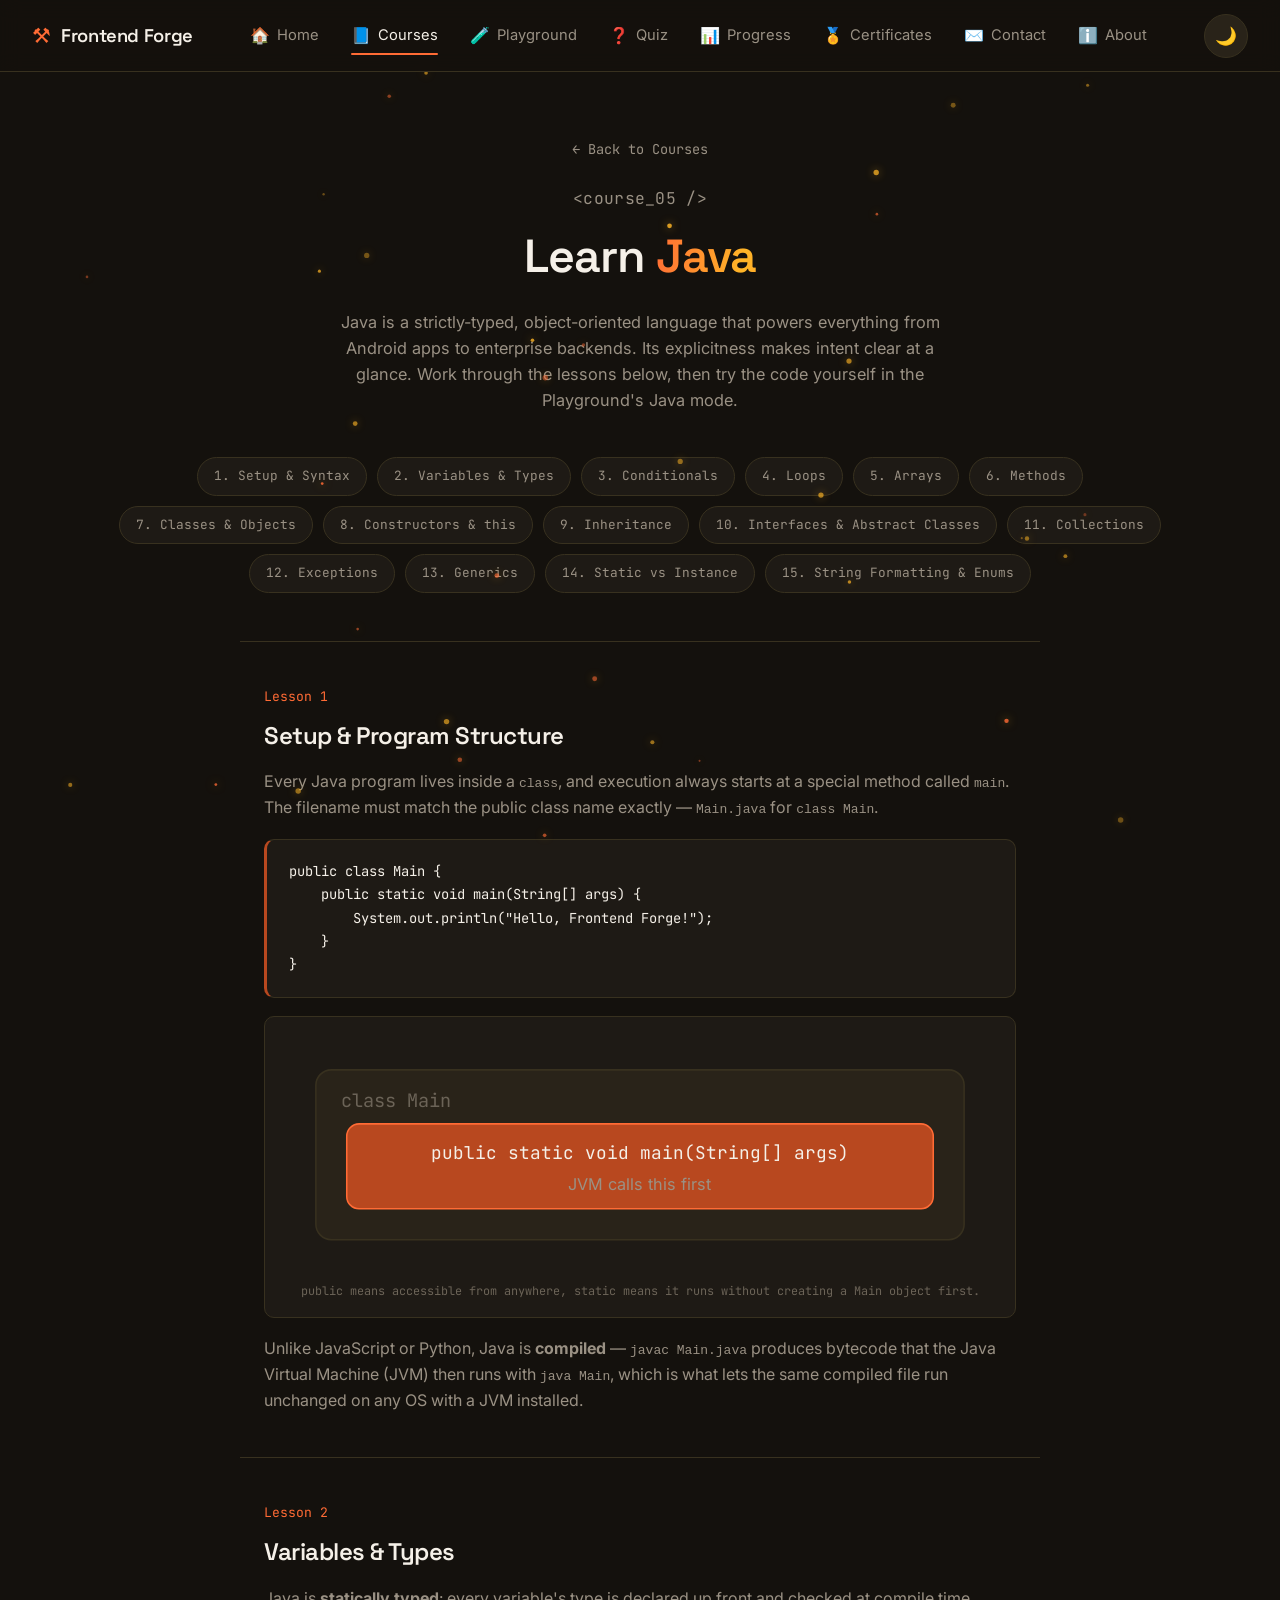
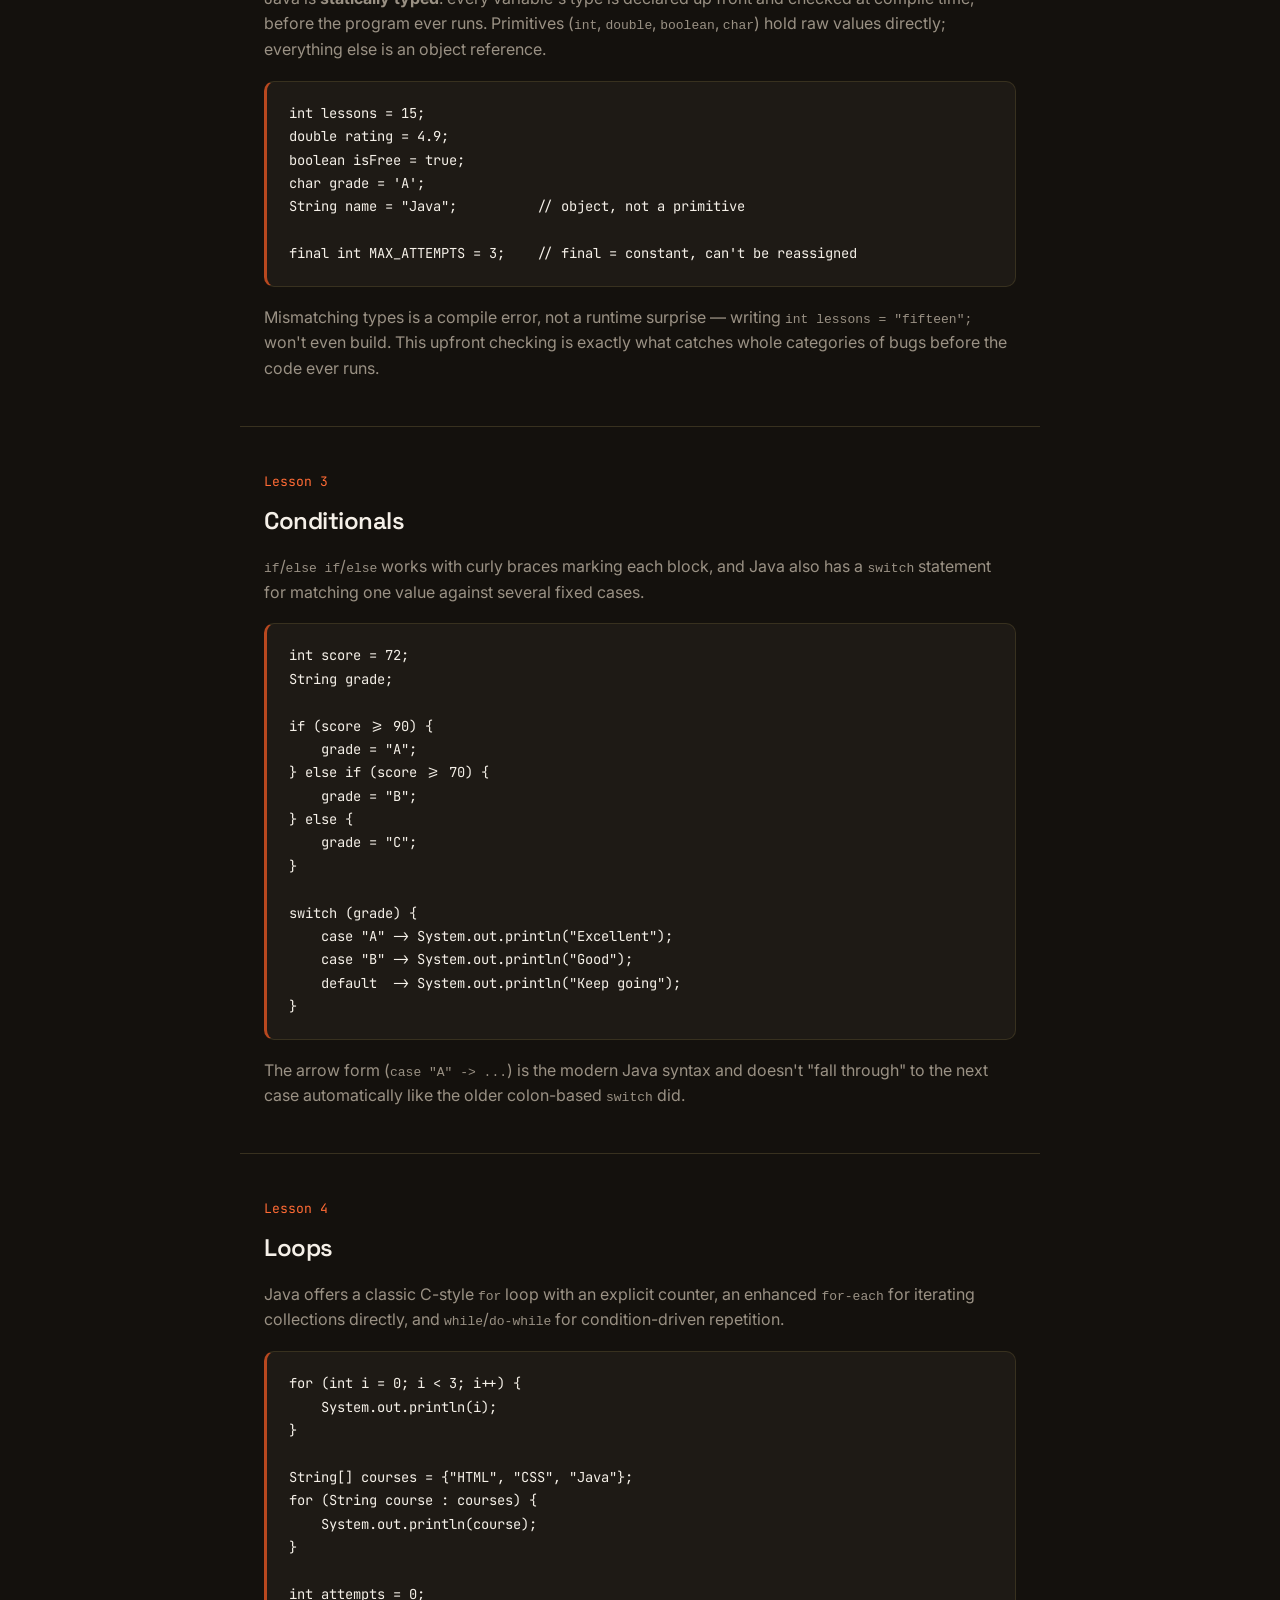
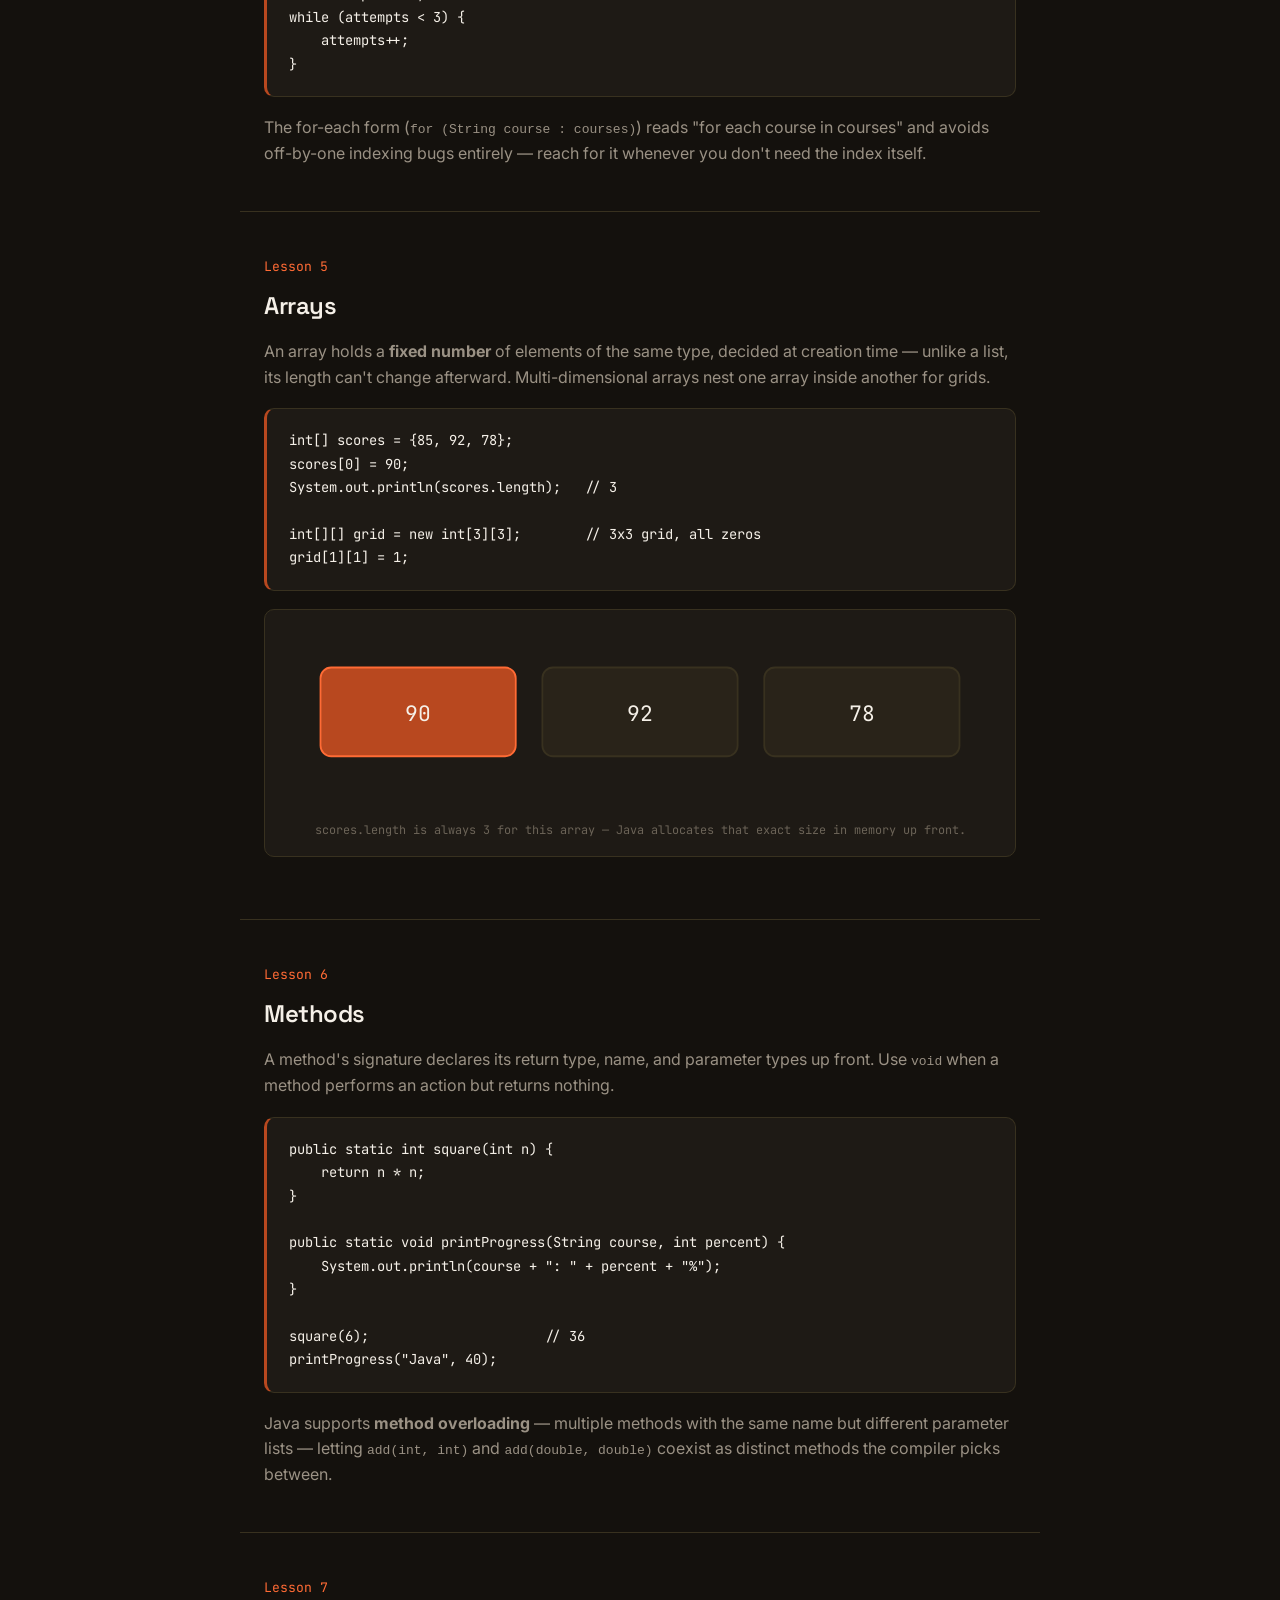
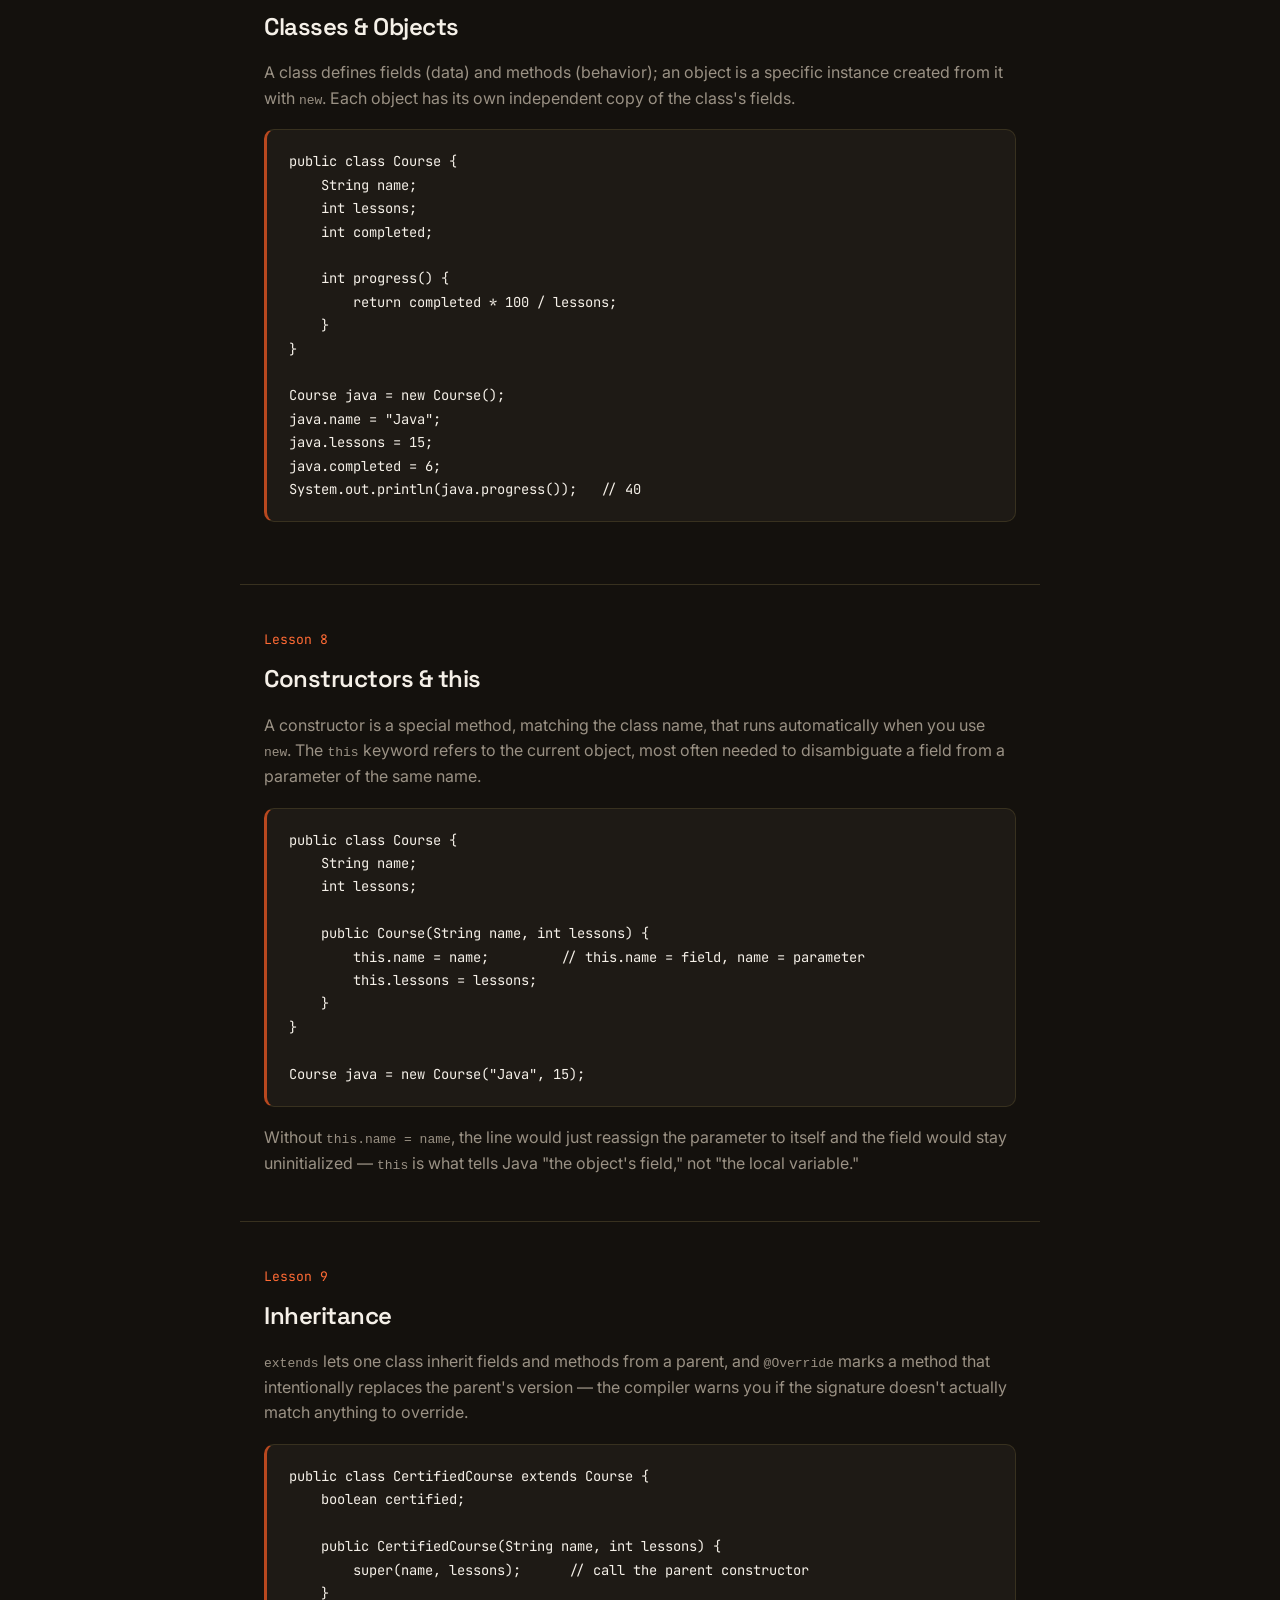
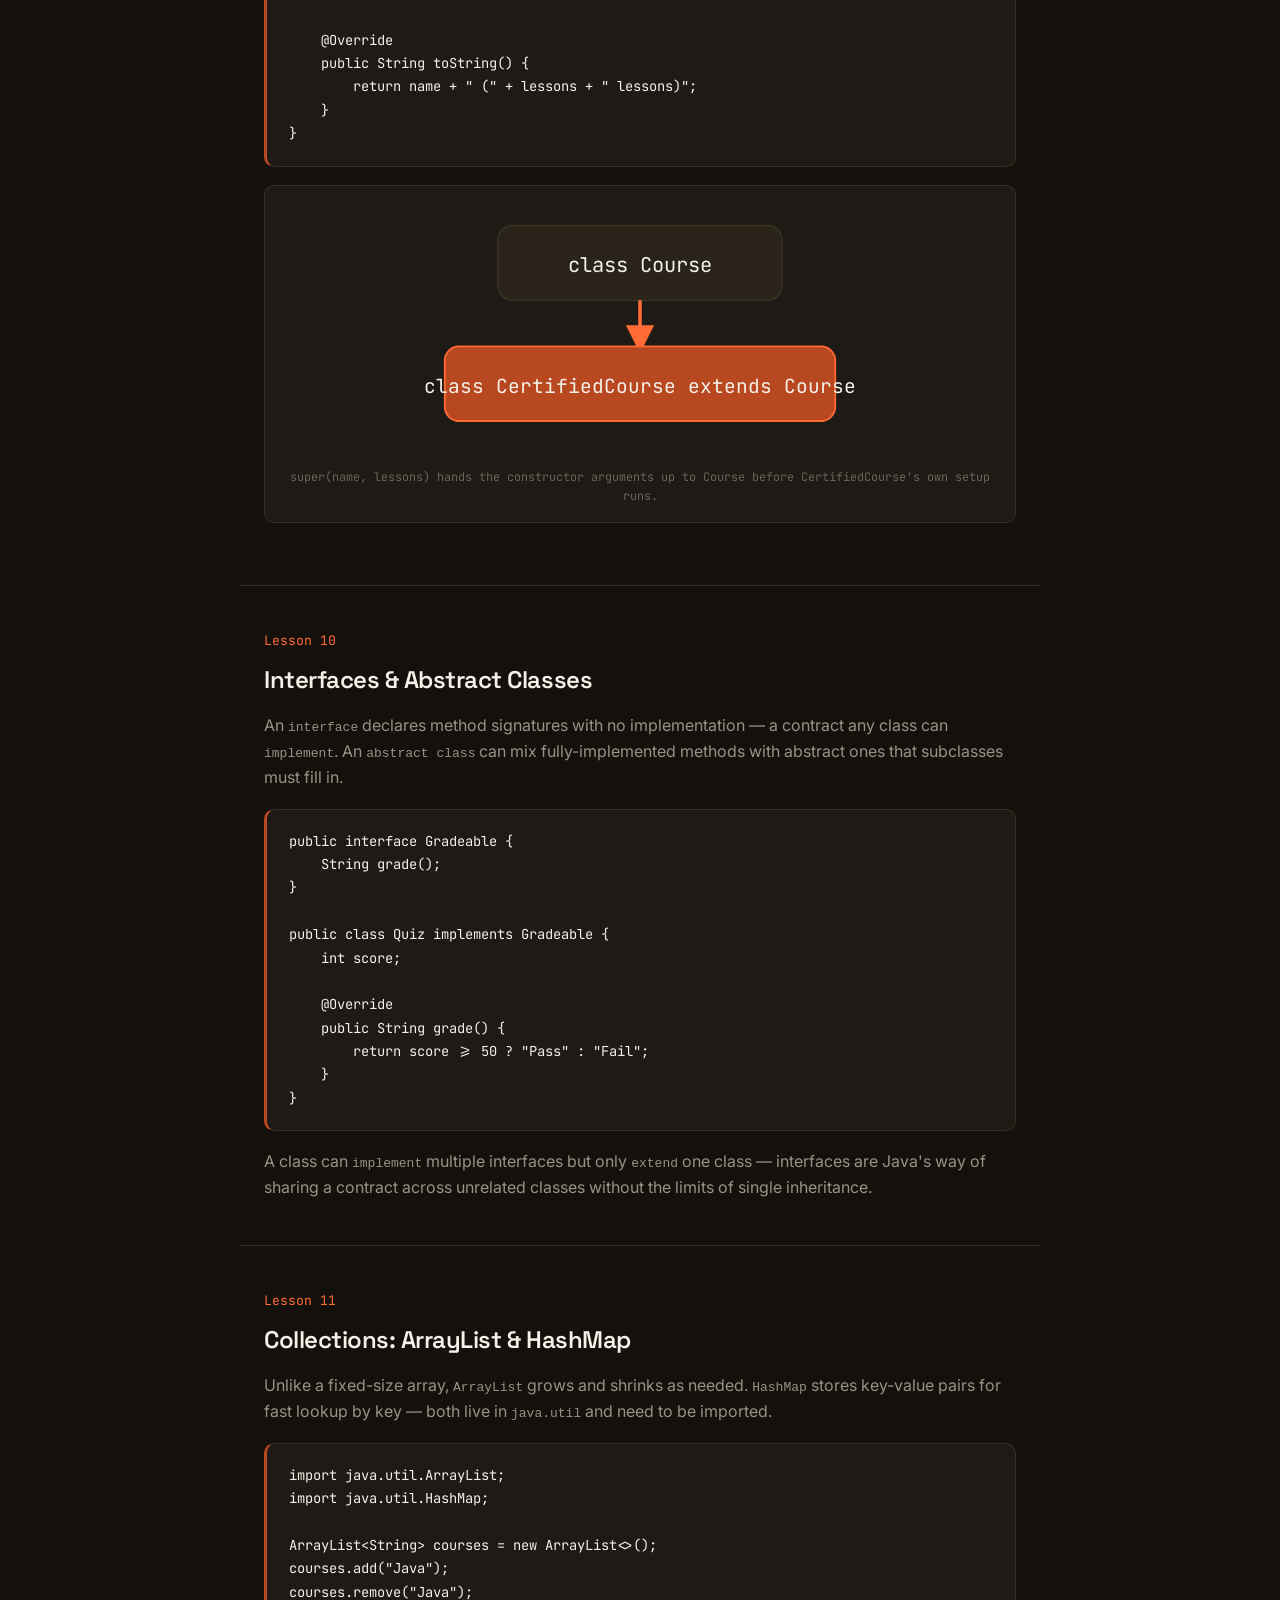
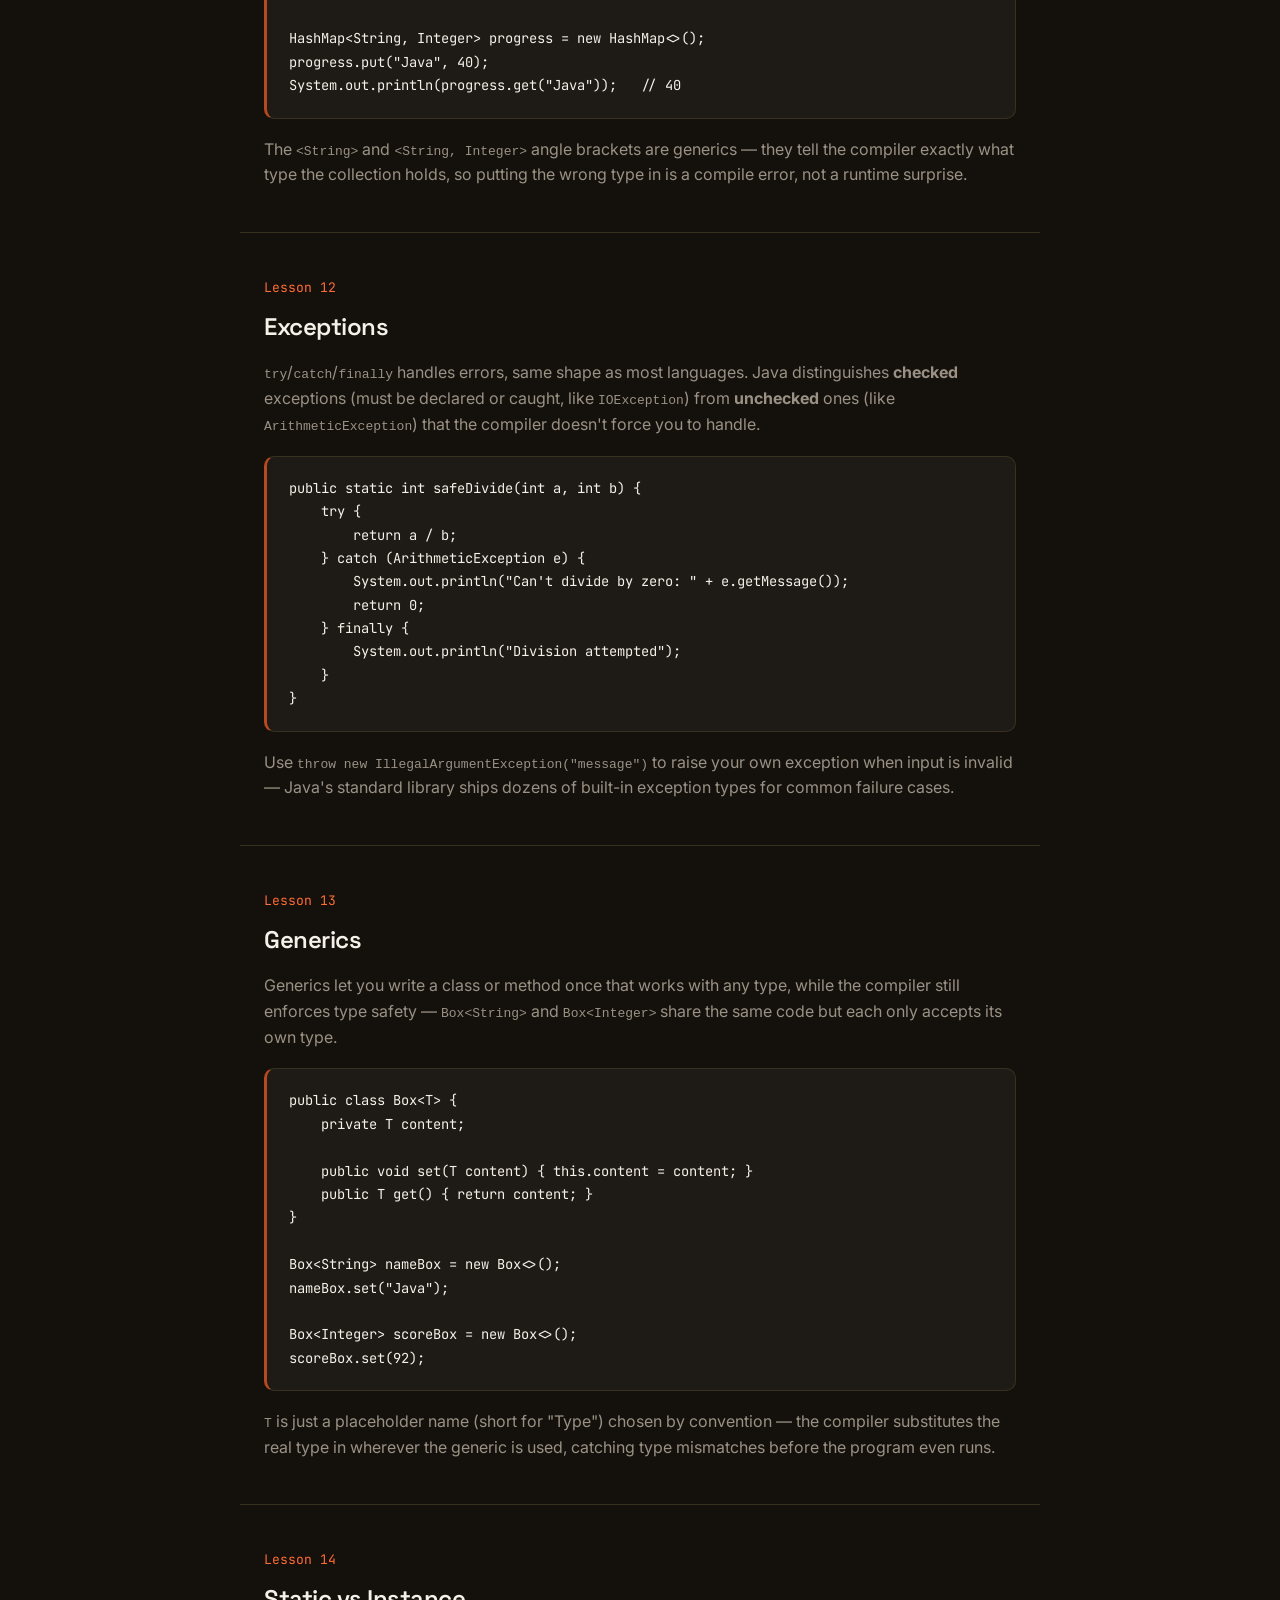
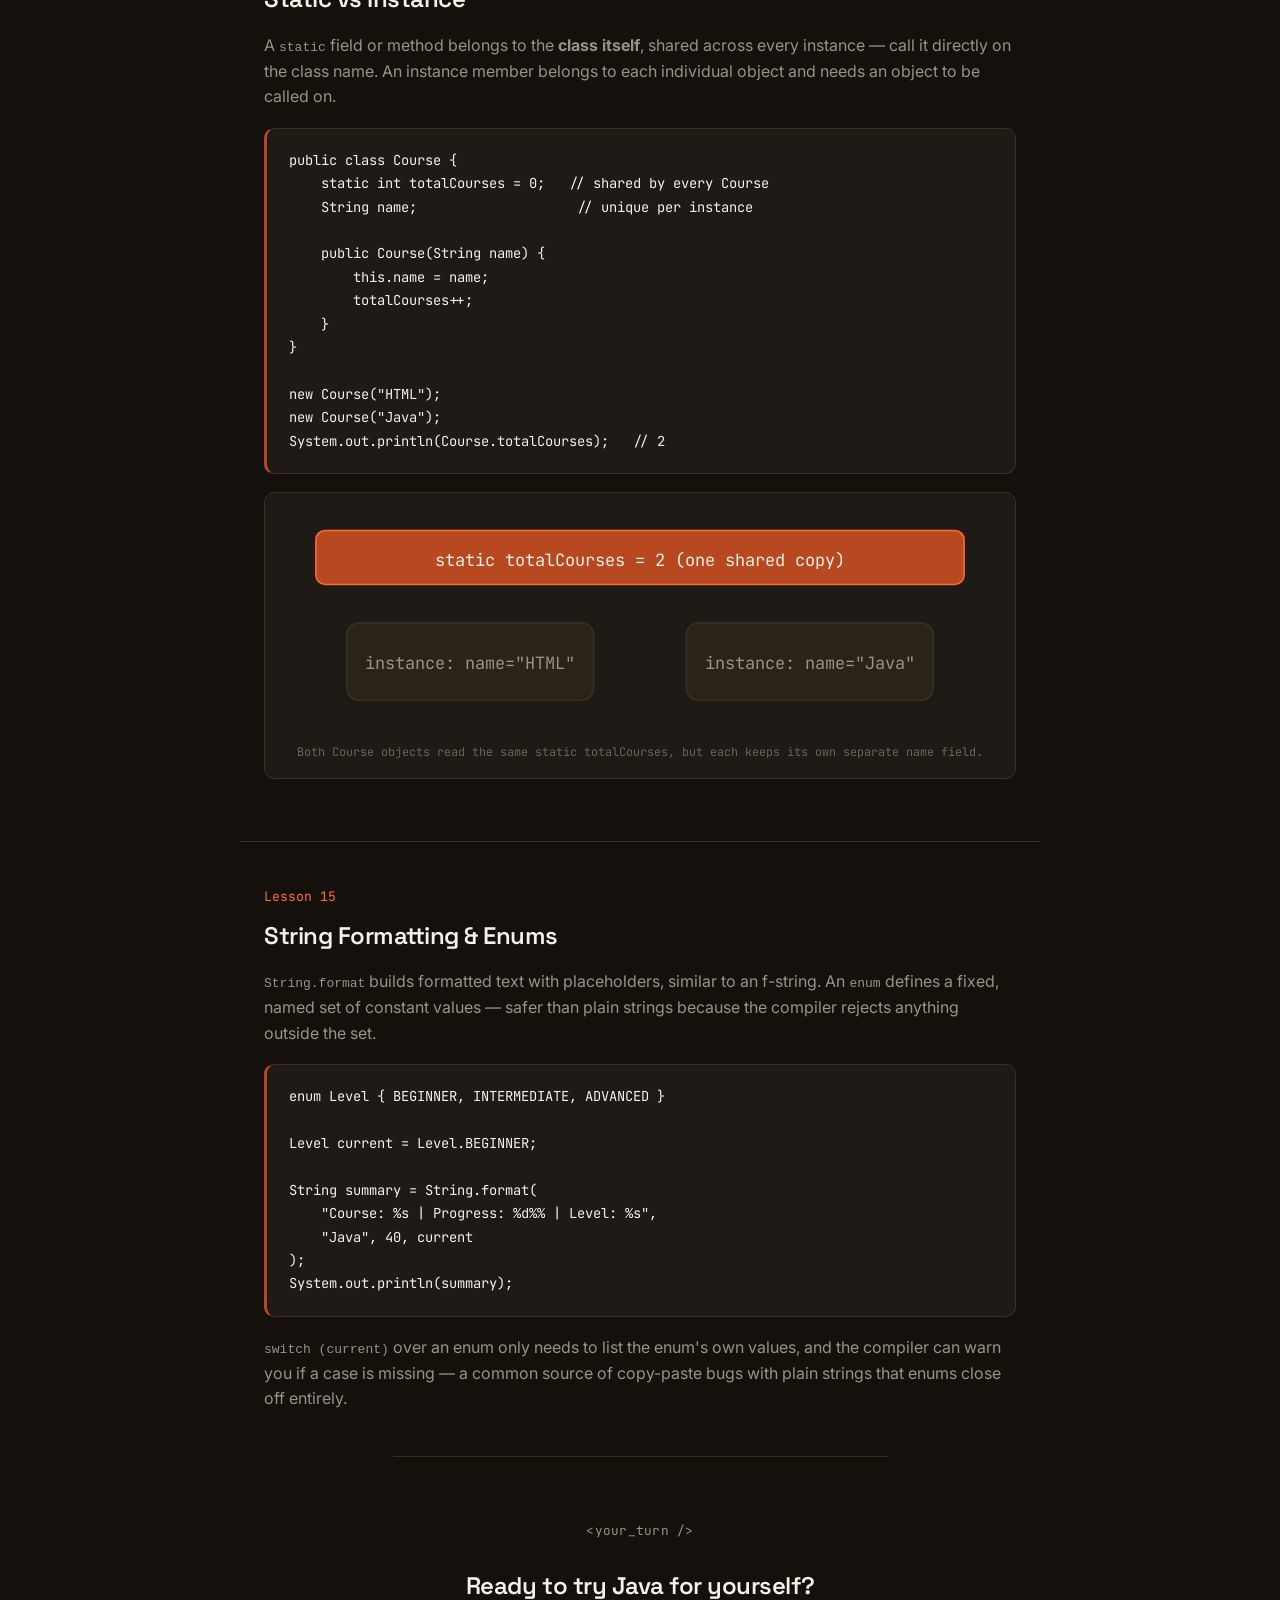
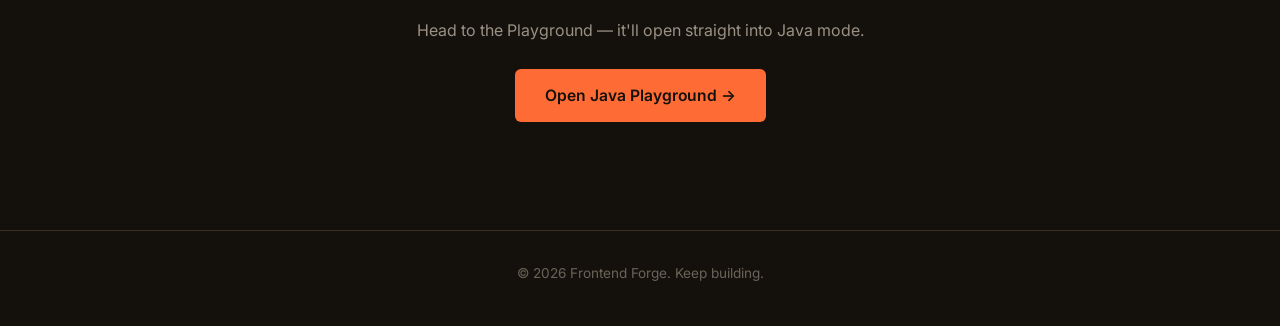
<file: java-course.html>
<!DOCTYPE html>
<html lang="en">
<head>
<meta charset="UTF-8">
<meta name="viewport" content="width=device-width, initial-scale=1.0, viewport-fit=cover">
<title>Learn Java — Frontend Forge</title>
<meta name="description" content="A detailed, example-driven Java course: syntax, OOP, collections, interfaces, exceptions and generics.">

<meta name="theme-color" content="#14110d">
<link rel="manifest" href="manifest.json">
<link rel="icon" href="icon-192.png" type="image/png">
<link rel="apple-touch-icon" href="apple-touch-icon.png">
<meta name="apple-mobile-web-app-capable" content="yes">
<meta name="mobile-web-app-capable" content="yes">
<meta name="apple-mobile-web-app-status-bar-style" content="black-translucent">
<meta name="apple-mobile-web-app-title" content="Forge">

<link rel="stylesheet" href="style.css">
<script defer src="background.js"></script>
<script defer src="course.js"></script>

<link rel="preconnect" href="https://fonts.googleapis.com">
<link rel="preconnect" href="https://fonts.gstatic.com" crossorigin>
<link href="https://fonts.googleapis.com/css2?family=Space+Grotesk:wght@500;600;700&family=Inter:wght@400;500;600;700&family=JetBrains+Mono:wght@400;500;600&display=swap" rel="stylesheet">
</head>

<body>

<canvas id="emberCanvas" aria-hidden="true"></canvas>

<!-- ================= NAVBAR ================= -->
<header>
    <div class="logo">
        <a href="index.html" style="display:flex;align-items:center;gap:10px;">
            <span class="logo-mark" aria-hidden="true">⚒</span>
            <h2>Frontend Forge</h2>
        </a>
    </div>

    <nav id="siteNav">
        <ul id="menu">
            <li><a href="index.html" class="nav-link"><span class="nav-icon" aria-hidden="true">🏠</span><span class="nav-label">Home</span></a></li>
            <li><a href="courses.html" class="nav-link active"><span class="nav-icon" aria-hidden="true">📘</span><span class="nav-label">Courses</span></a></li>
            <li><a href="playground.html" class="nav-link"><span class="nav-icon" aria-hidden="true">🧪</span><span class="nav-label">Playground</span></a></li>
            <li><a href="quiz.html" class="nav-link"><span class="nav-icon" aria-hidden="true">❓</span><span class="nav-label">Quiz</span></a></li>
            <li><a href="progress.html" class="nav-link"><span class="nav-icon" aria-hidden="true">📊</span><span class="nav-label">Progress</span></a></li>
            <li><a href="certificates.html" class="nav-link"><span class="nav-icon" aria-hidden="true">🏅</span><span class="nav-label">Certificates</span></a></li>
            <li><a href="contact.html" class="nav-link"><span class="nav-icon" aria-hidden="true">✉️</span><span class="nav-label">Contact</span></a></li>
            <li><a href="about.html" class="nav-link"><span class="nav-icon" aria-hidden="true">ℹ️</span><span class="nav-label">About</span></a></li>
        </ul>
    </nav>

    <div class="header-actions">
        <button id="themeBtn" aria-label="Toggle light and dark theme">🌙</button>
        <button id="menuBtn" aria-label="Toggle navigation menu" aria-expanded="false">
            <span></span><span></span><span></span>
        </button>
    </div>
</header>

<!-- ================= COURSE HEADER ================= -->
<section class="course-page-header">
    <a class="back-link" href="courses.html">← Back to Courses</a>
    <p class="eyebrow">&lt;course_05 /&gt;</p>
    <h1>Learn <span class="ember-text">Java</span></h1>
    <p>Java is a strictly-typed, object-oriented language that powers everything from Android apps to enterprise backends. Its explicitness makes intent clear at a glance. Work through the lessons below, then try the code yourself in the Playground's Java mode.</p>
</section>

<nav class="lesson-toc" aria-label="Lesson contents">
    <a href="#l1">1. Setup &amp; Syntax</a>
    <a href="#l2">2. Variables &amp; Types</a>
    <a href="#l3">3. Conditionals</a>
    <a href="#l4">4. Loops</a>
    <a href="#l5">5. Arrays</a>
    <a href="#l6">6. Methods</a>
    <a href="#l7">7. Classes &amp; Objects</a>
    <a href="#l8">8. Constructors &amp; this</a>
    <a href="#l9">9. Inheritance</a>
    <a href="#l10">10. Interfaces &amp; Abstract Classes</a>
    <a href="#l11">11. Collections</a>
    <a href="#l12">12. Exceptions</a>
    <a href="#l13">13. Generics</a>
    <a href="#l14">14. Static vs Instance</a>
    <a href="#l15">15. String Formatting &amp; Enums</a>
</nav>

<!-- ================= LESSONS ================= -->
<article>

<section class="lesson" id="l1">
    <span class="lesson-index">Lesson 1</span>
    <h2>Setup &amp; Program Structure</h2>
    <p>Every Java program lives inside a <code>class</code>, and execution always starts at a special method called <code>main</code>. The filename must match the public class name exactly — <code>Main.java</code> for <code>class Main</code>.</p>
    <div class="lesson-example">public class Main {
    public static void main(String[] args) {
        System.out.println("Hello, Frontend Forge!");
    }
}</div>

    <figure class="lesson-diagram">
      <svg viewBox="0 0 460 150" xmlns="http://www.w3.org/2000/svg" role="img" aria-label="Diagram: class Main contains the main method, which the JVM calls first to start the program">
        <rect x="20" y="20" width="420" height="110" rx="10" style="fill:var(--surface-2);stroke:var(--border)"/>
        <text x="36" y="44" style="font-family:'JetBrains Mono',monospace;font-size:12px;fill:var(--text-dim)">class Main</text>
        <rect x="40" y="55" width="380" height="55" rx="8" style="fill:var(--ember-dim);stroke:var(--ember)"/>
        <text x="230" y="78" text-anchor="middle" style="font-family:'JetBrains Mono',monospace;font-size:11.5px;fill:var(--text)">public static void main(String[] args)</text>
        <text x="230" y="98" text-anchor="middle" style="font-family:'Inter',sans-serif;font-size:10.5px;fill:var(--text-muted)">JVM calls this first</text>
      </svg>
      <figcaption>public means accessible from anywhere, static means it runs without creating a Main object first.</figcaption>
    </figure>
    <p>Unlike JavaScript or Python, Java is <strong>compiled</strong> — <code>javac Main.java</code> produces bytecode that the Java Virtual Machine (JVM) then runs with <code>java Main</code>, which is what lets the same compiled file run unchanged on any OS with a JVM installed.</p>
</section>

<section class="lesson" id="l2">
    <span class="lesson-index">Lesson 2</span>
    <h2>Variables &amp; Types</h2>
    <p>Java is <strong>statically typed</strong>: every variable's type is declared up front and checked at compile time, before the program ever runs. Primitives (<code>int</code>, <code>double</code>, <code>boolean</code>, <code>char</code>) hold raw values directly; everything else is an object reference.</p>
    <div class="lesson-example">int lessons = 15;
double rating = 4.9;
boolean isFree = true;
char grade = 'A';
String name = "Java";          // object, not a primitive

final int MAX_ATTEMPTS = 3;    // final = constant, can't be reassigned</div>
    <p>Mismatching types is a compile error, not a runtime surprise — writing <code>int lessons = "fifteen";</code> won't even build. This upfront checking is exactly what catches whole categories of bugs before the code ever runs.</p>
</section>

<section class="lesson" id="l3">
    <span class="lesson-index">Lesson 3</span>
    <h2>Conditionals</h2>
    <p><code>if</code>/<code>else if</code>/<code>else</code> works with curly braces marking each block, and Java also has a <code>switch</code> statement for matching one value against several fixed cases.</p>
    <div class="lesson-example">int score = 72;
String grade;

if (score >= 90) {
    grade = "A";
} else if (score >= 70) {
    grade = "B";
} else {
    grade = "C";
}

switch (grade) {
    case "A" -&gt; System.out.println("Excellent");
    case "B" -&gt; System.out.println("Good");
    default  -&gt; System.out.println("Keep going");
}</div>
    <p>The arrow form (<code>case "A" -&gt; ...</code>) is the modern Java syntax and doesn't "fall through" to the next case automatically like the older colon-based <code>switch</code> did.</p>
</section>

<section class="lesson" id="l4">
    <span class="lesson-index">Lesson 4</span>
    <h2>Loops</h2>
    <p>Java offers a classic C-style <code>for</code> loop with an explicit counter, an enhanced <code>for-each</code> for iterating collections directly, and <code>while</code>/<code>do-while</code> for condition-driven repetition.</p>
    <div class="lesson-example">for (int i = 0; i &lt; 3; i++) {
    System.out.println(i);
}

String[] courses = {"HTML", "CSS", "Java"};
for (String course : courses) {
    System.out.println(course);
}

int attempts = 0;
while (attempts &lt; 3) {
    attempts++;
}</div>
    <p>The for-each form (<code>for (String course : courses)</code>) reads "for each course in courses" and avoids off-by-one indexing bugs entirely — reach for it whenever you don't need the index itself.</p>
</section>

<section class="lesson" id="l5">
    <span class="lesson-index">Lesson 5</span>
    <h2>Arrays</h2>
    <p>An array holds a <strong>fixed number</strong> of elements of the same type, decided at creation time — unlike a list, its length can't change afterward. Multi-dimensional arrays nest one array inside another for grids.</p>
    <div class="lesson-example">int[] scores = {85, 92, 78};
scores[0] = 90;
System.out.println(scores.length);   // 3

int[][] grid = new int[3][3];        // 3x3 grid, all zeros
grid[1][1] = 1;</div>

    <figure class="lesson-diagram">
      <svg viewBox="0 0 400 100" xmlns="http://www.w3.org/2000/svg" role="img" aria-label="Diagram of a fixed-size Java array with three indexed slots">
        <rect x="20" y="20" width="110" height="50" rx="6" style="fill:var(--ember-dim);stroke:var(--ember)"/>
        <text x="75" y="50" text-anchor="middle" style="font-family:'JetBrains Mono',monospace;font-size:12px;fill:var(--text)">90</text>
        <rect x="145" y="20" width="110" height="50" rx="6" style="fill:var(--surface-2);stroke:var(--border)"/>
        <text x="200" y="50" text-anchor="middle" style="font-family:'JetBrains Mono',monospace;font-size:12px;fill:var(--text)">92</text>
        <rect x="270" y="20" width="110" height="50" rx="6" style="fill:var(--surface-2);stroke:var(--border)"/>
        <text x="325" y="50" text-anchor="middle" style="font-family:'JetBrains Mono',monospace;font-size:12px;fill:var(--text)">78</text>
      </svg>
      <figcaption>scores.length is always 3 for this array — Java allocates that exact size in memory up front.</figcaption>
    </figure>
</section>

<section class="lesson" id="l6">
    <span class="lesson-index">Lesson 6</span>
    <h2>Methods</h2>
    <p>A method's signature declares its return type, name, and parameter types up front. Use <code>void</code> when a method performs an action but returns nothing.</p>
    <div class="lesson-example">public static int square(int n) {
    return n * n;
}

public static void printProgress(String course, int percent) {
    System.out.println(course + ": " + percent + "%");
}

square(6);                      // 36
printProgress("Java", 40);</div>
    <p>Java supports <strong>method overloading</strong> — multiple methods with the same name but different parameter lists — letting <code>add(int, int)</code> and <code>add(double, double)</code> coexist as distinct methods the compiler picks between.</p>
</section>

<section class="lesson" id="l7">
    <span class="lesson-index">Lesson 7</span>
    <h2>Classes &amp; Objects</h2>
    <p>A class defines fields (data) and methods (behavior); an object is a specific instance created from it with <code>new</code>. Each object has its own independent copy of the class's fields.</p>
    <div class="lesson-example">public class Course {
    String name;
    int lessons;
    int completed;

    int progress() {
        return completed * 100 / lessons;
    }
}

Course java = new Course();
java.name = "Java";
java.lessons = 15;
java.completed = 6;
System.out.println(java.progress());   // 40</div>
</section>

<section class="lesson" id="l8">
    <span class="lesson-index">Lesson 8</span>
    <h2>Constructors &amp; this</h2>
    <p>A constructor is a special method, matching the class name, that runs automatically when you use <code>new</code>. The <code>this</code> keyword refers to the current object, most often needed to disambiguate a field from a parameter of the same name.</p>
    <div class="lesson-example">public class Course {
    String name;
    int lessons;

    public Course(String name, int lessons) {
        this.name = name;         // this.name = field, name = parameter
        this.lessons = lessons;
    }
}

Course java = new Course("Java", 15);</div>
    <p>Without <code>this.name = name</code>, the line would just reassign the parameter to itself and the field would stay uninitialized — <code>this</code> is what tells Java "the object's field," not "the local variable."</p>
</section>

<section class="lesson" id="l9">
    <span class="lesson-index">Lesson 9</span>
    <h2>Inheritance</h2>
    <p><code>extends</code> lets one class inherit fields and methods from a parent, and <code>@Override</code> marks a method that intentionally replaces the parent's version — the compiler warns you if the signature doesn't actually match anything to override.</p>
    <div class="lesson-example">public class CertifiedCourse extends Course {
    boolean certified;

    public CertifiedCourse(String name, int lessons) {
        super(name, lessons);      // call the parent constructor
    }

    @Override
    public String toString() {
        return name + " (" + lessons + " lessons)";
    }
}</div>

    <figure class="lesson-diagram">
      <svg viewBox="0 0 400 140" xmlns="http://www.w3.org/2000/svg" role="img" aria-label="Diagram of Course class at top with CertifiedCourse extending it below">
        <rect x="120" y="10" width="160" height="42" rx="8" style="fill:var(--surface-2);stroke:var(--border)"/>
        <text x="200" y="36" text-anchor="middle" style="font-family:'JetBrains Mono',monospace;font-size:11.5px;fill:var(--text)">class Course</text>
        <line x1="200" y1="52" x2="200" y2="78" style="stroke:var(--ember);stroke-width:2" marker-end="url(#pc)"/>
        <rect x="90" y="78" width="220" height="42" rx="8" style="fill:var(--ember-dim);stroke:var(--ember)"/>
        <text x="200" y="104" text-anchor="middle" style="font-family:'JetBrains Mono',monospace;font-size:11px;fill:var(--text)">class CertifiedCourse extends Course</text>
        <defs><marker id="pc" markerWidth="8" markerHeight="8" refX="6" refY="4" orient="auto"><path d="M0,0 L8,4 L0,8 z" style="fill:var(--ember)"/></marker></defs>
      </svg>
      <figcaption>super(name, lessons) hands the constructor arguments up to Course before CertifiedCourse's own setup runs.</figcaption>
    </figure>
</section>

<section class="lesson" id="l10">
    <span class="lesson-index">Lesson 10</span>
    <h2>Interfaces &amp; Abstract Classes</h2>
    <p>An <code>interface</code> declares method signatures with no implementation — a contract any class can <code>implement</code>. An <code>abstract class</code> can mix fully-implemented methods with abstract ones that subclasses must fill in.</p>
    <div class="lesson-example">public interface Gradeable {
    String grade();
}

public class Quiz implements Gradeable {
    int score;

    @Override
    public String grade() {
        return score &gt;= 50 ? "Pass" : "Fail";
    }
}</div>
    <p>A class can <code>implement</code> multiple interfaces but only <code>extend</code> one class — interfaces are Java's way of sharing a contract across unrelated classes without the limits of single inheritance.</p>
</section>

<section class="lesson" id="l11">
    <span class="lesson-index">Lesson 11</span>
    <h2>Collections: ArrayList &amp; HashMap</h2>
    <p>Unlike a fixed-size array, <code>ArrayList</code> grows and shrinks as needed. <code>HashMap</code> stores key-value pairs for fast lookup by key — both live in <code>java.util</code> and need to be imported.</p>
    <div class="lesson-example">import java.util.ArrayList;
import java.util.HashMap;

ArrayList&lt;String&gt; courses = new ArrayList&lt;&gt;();
courses.add("Java");
courses.remove("Java");

HashMap&lt;String, Integer&gt; progress = new HashMap&lt;&gt;();
progress.put("Java", 40);
System.out.println(progress.get("Java"));   // 40</div>
    <p>The <code>&lt;String&gt;</code> and <code>&lt;String, Integer&gt;</code> angle brackets are generics — they tell the compiler exactly what type the collection holds, so putting the wrong type in is a compile error, not a runtime surprise.</p>
</section>

<section class="lesson" id="l12">
    <span class="lesson-index">Lesson 12</span>
    <h2>Exceptions</h2>
    <p><code>try</code>/<code>catch</code>/<code>finally</code> handles errors, same shape as most languages. Java distinguishes <strong>checked</strong> exceptions (must be declared or caught, like <code>IOException</code>) from <strong>unchecked</strong> ones (like <code>ArithmeticException</code>) that the compiler doesn't force you to handle.</p>
    <div class="lesson-example">public static int safeDivide(int a, int b) {
    try {
        return a / b;
    } catch (ArithmeticException e) {
        System.out.println("Can't divide by zero: " + e.getMessage());
        return 0;
    } finally {
        System.out.println("Division attempted");
    }
}</div>
    <p>Use <code>throw new IllegalArgumentException("message")</code> to raise your own exception when input is invalid — Java's standard library ships dozens of built-in exception types for common failure cases.</p>
</section>

<section class="lesson" id="l13">
    <span class="lesson-index">Lesson 13</span>
    <h2>Generics</h2>
    <p>Generics let you write a class or method once that works with any type, while the compiler still enforces type safety — <code>Box&lt;String&gt;</code> and <code>Box&lt;Integer&gt;</code> share the same code but each only accepts its own type.</p>
    <div class="lesson-example">public class Box&lt;T&gt; {
    private T content;

    public void set(T content) { this.content = content; }
    public T get() { return content; }
}

Box&lt;String&gt; nameBox = new Box&lt;&gt;();
nameBox.set("Java");

Box&lt;Integer&gt; scoreBox = new Box&lt;&gt;();
scoreBox.set(92);</div>
    <p><code>T</code> is just a placeholder name (short for "Type") chosen by convention — the compiler substitutes the real type in wherever the generic is used, catching type mismatches before the program even runs.</p>
</section>

<section class="lesson" id="l14">
    <span class="lesson-index">Lesson 14</span>
    <h2>Static vs Instance</h2>
    <p>A <code>static</code> field or method belongs to the <strong>class itself</strong>, shared across every instance — call it directly on the class name. An instance member belongs to each individual object and needs an object to be called on.</p>
    <div class="lesson-example">public class Course {
    static int totalCourses = 0;   // shared by every Course
    String name;                    // unique per instance

    public Course(String name) {
        this.name = name;
        totalCourses++;
    }
}

new Course("HTML");
new Course("Java");
System.out.println(Course.totalCourses);   // 2</div>

    <figure class="lesson-diagram">
      <svg viewBox="0 0 460 140" xmlns="http://www.w3.org/2000/svg" role="img" aria-label="Diagram showing one shared static field at the class level versus separate instance fields per object">
        <rect x="20" y="10" width="420" height="35" rx="6" style="fill:var(--ember-dim);stroke:var(--ember)"/>
        <text x="230" y="33" text-anchor="middle" style="font-family:'JetBrains Mono',monospace;font-size:11px;fill:var(--text)">static totalCourses = 2 (one shared copy)</text>
        <rect x="40" y="70" width="160" height="50" rx="8" style="fill:var(--surface-2);stroke:var(--border)"/>
        <text x="120" y="100" text-anchor="middle" style="font-family:'JetBrains Mono',monospace;font-size:11px;fill:var(--text-muted)">instance: name="HTML"</text>
        <rect x="260" y="70" width="160" height="50" rx="8" style="fill:var(--surface-2);stroke:var(--border)"/>
        <text x="340" y="100" text-anchor="middle" style="font-family:'JetBrains Mono',monospace;font-size:11px;fill:var(--text-muted)">instance: name="Java"</text>
      </svg>
      <figcaption>Both Course objects read the same static totalCourses, but each keeps its own separate name field.</figcaption>
    </figure>
</section>

<section class="lesson" id="l15">
    <span class="lesson-index">Lesson 15</span>
    <h2>String Formatting &amp; Enums</h2>
    <p><code>String.format</code> builds formatted text with placeholders, similar to an f-string. An <code>enum</code> defines a fixed, named set of constant values — safer than plain strings because the compiler rejects anything outside the set.</p>
    <div class="lesson-example">enum Level { BEGINNER, INTERMEDIATE, ADVANCED }

Level current = Level.BEGINNER;

String summary = String.format(
    "Course: %s | Progress: %d%% | Level: %s",
    "Java", 40, current
);
System.out.println(summary);</div>
    <p><code>switch (current)</code> over an enum only needs to list the enum's own values, and the compiler can warn you if a case is missing — a common source of copy-paste bugs with plain strings that enums close off entirely.</p>
</section>

</article>

<!-- ================= PRACTICE CTA ================= -->
<section class="practice-cta">
    <p class="eyebrow center">&lt;your_turn /&gt;</p>
    <h2>Ready to try Java for yourself?</h2>
    <p>Head to the Playground — it'll open straight into Java mode.</p>
    <a class="startBtn" href="playground.html?mode=java">Open Java Playground →</a>
</section>

<footer>
    <p>&copy; <span id="year"></span> Frontend Forge. Keep building.</p>
</footer>

<button id="backToTopBtn" class="back-to-top" aria-label="Back to top" title="Back to top">
    <svg viewBox="0 0 24 24" fill="none" stroke="currentColor" stroke-width="2.2" stroke-linecap="round" stroke-linejoin="round"><path d="M12 19V6"/><path d="M6 12l6-6 6 6"/></svg>
</button>

</body>
</html>
</file>
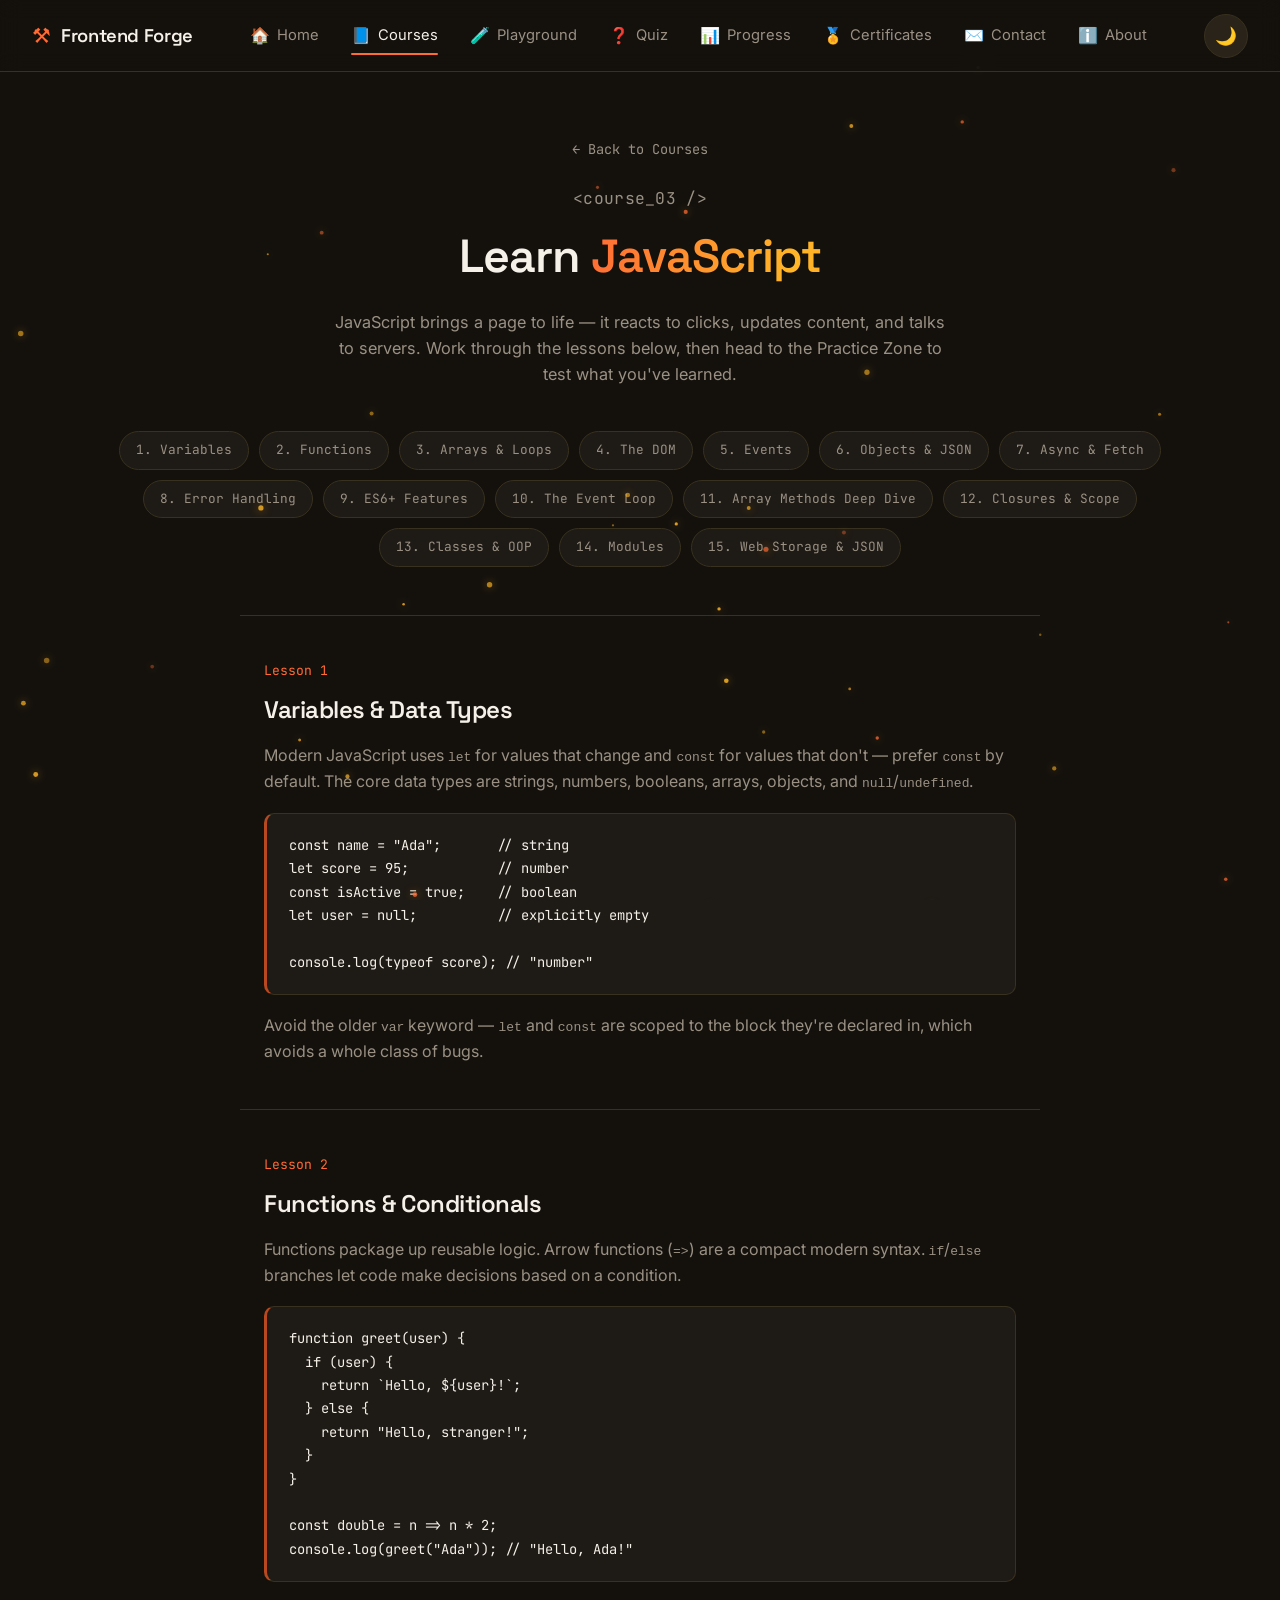
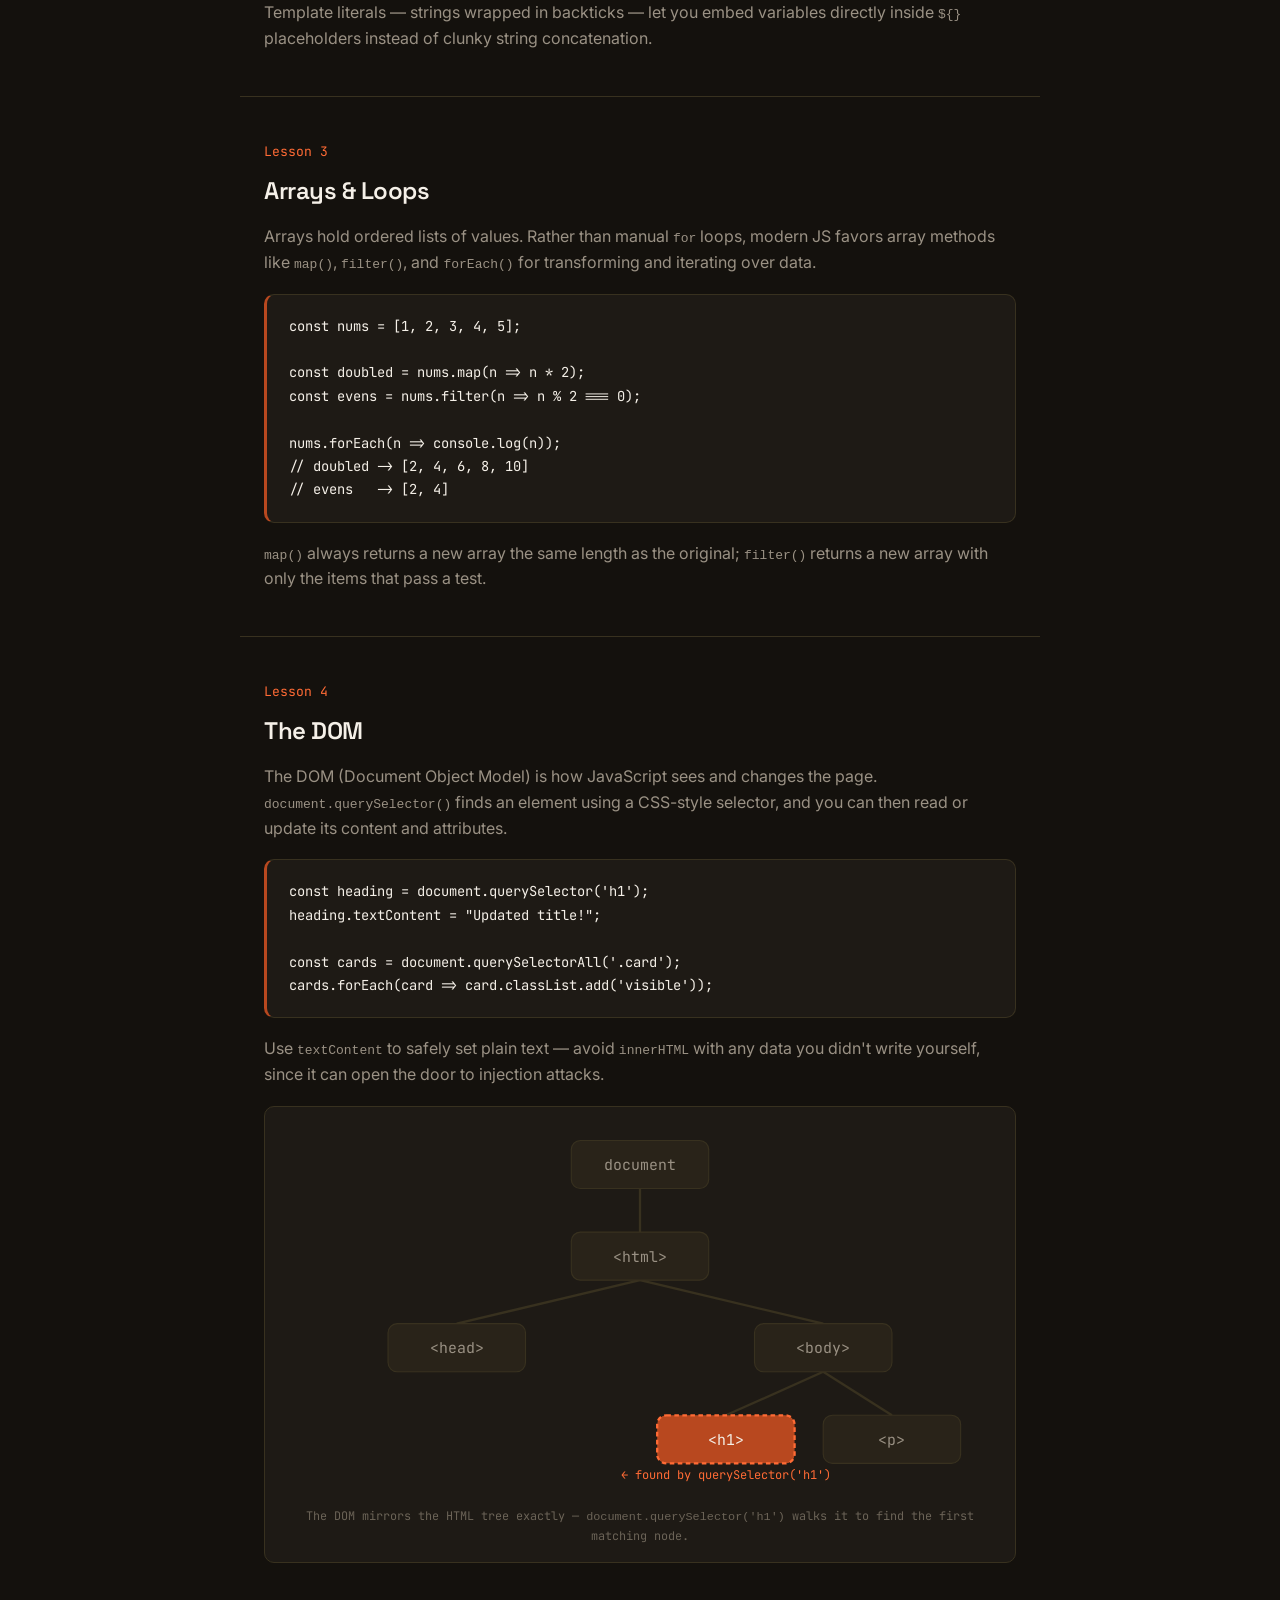
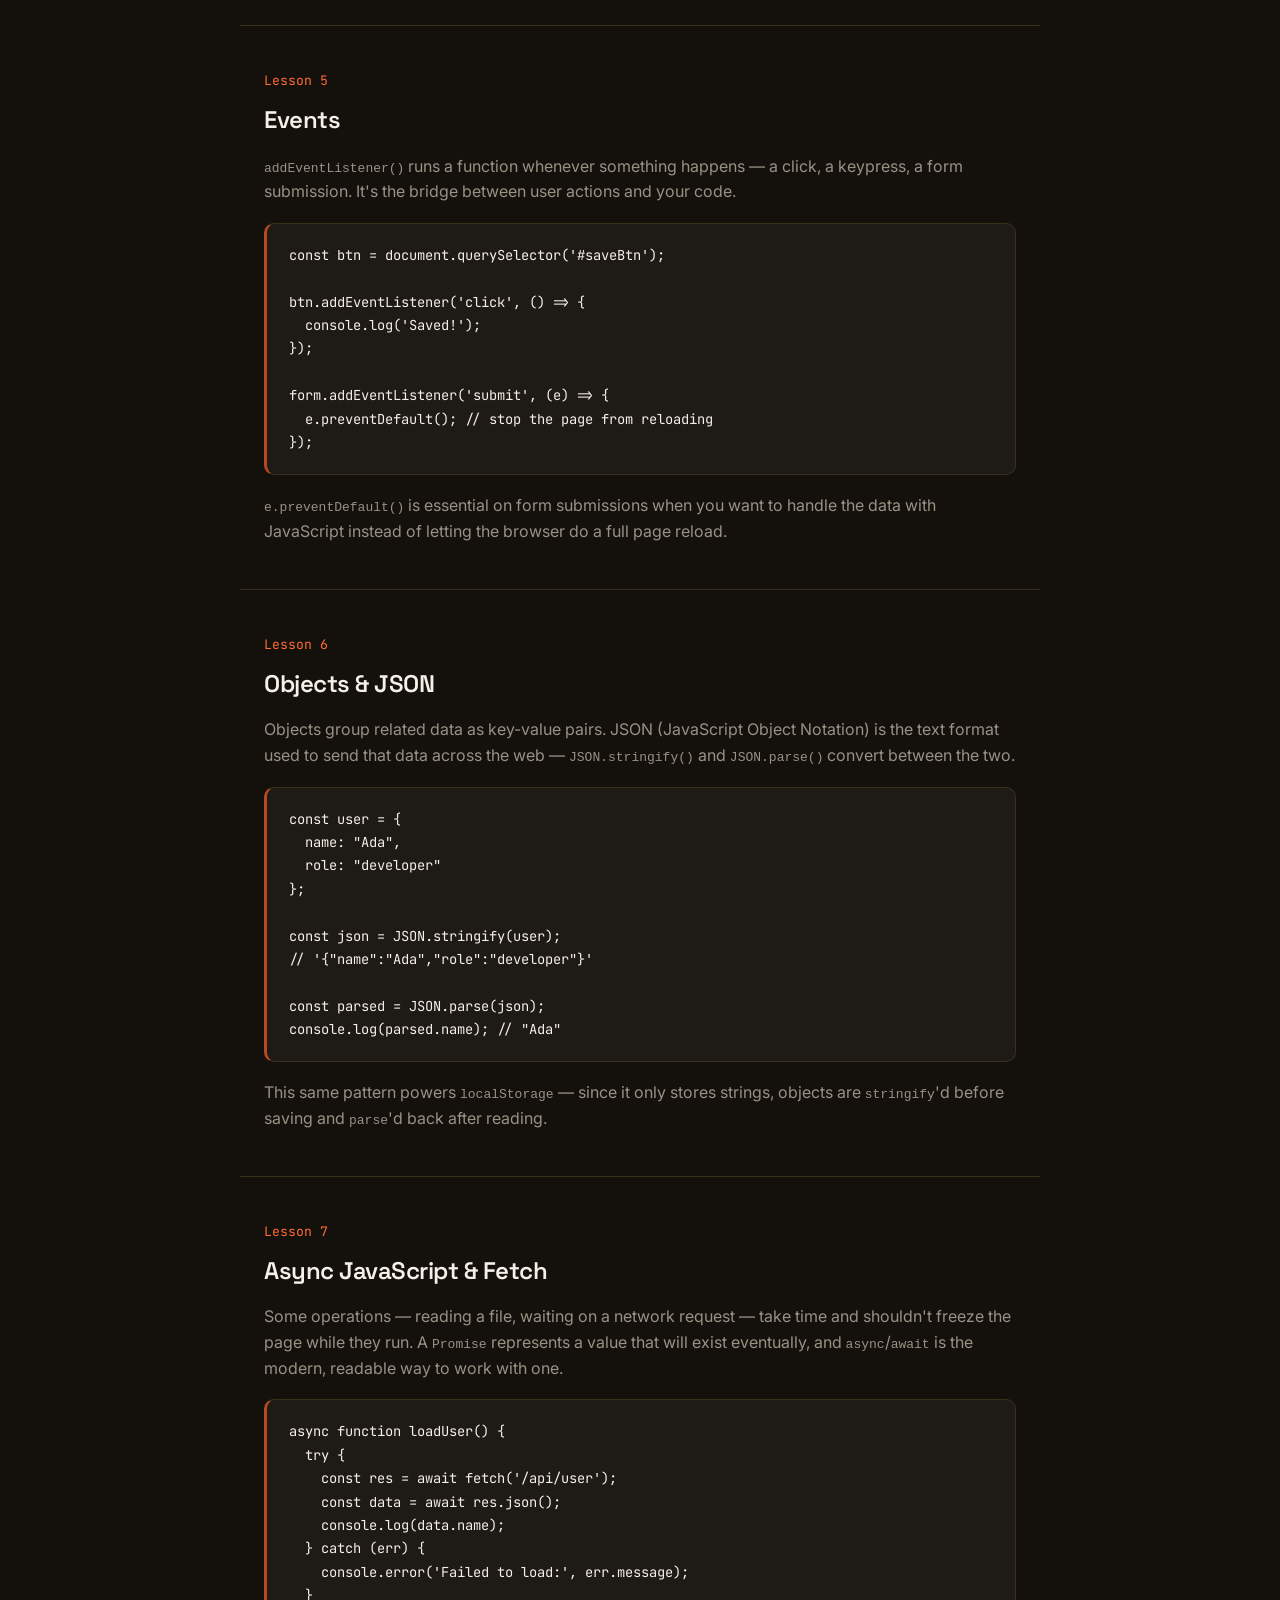
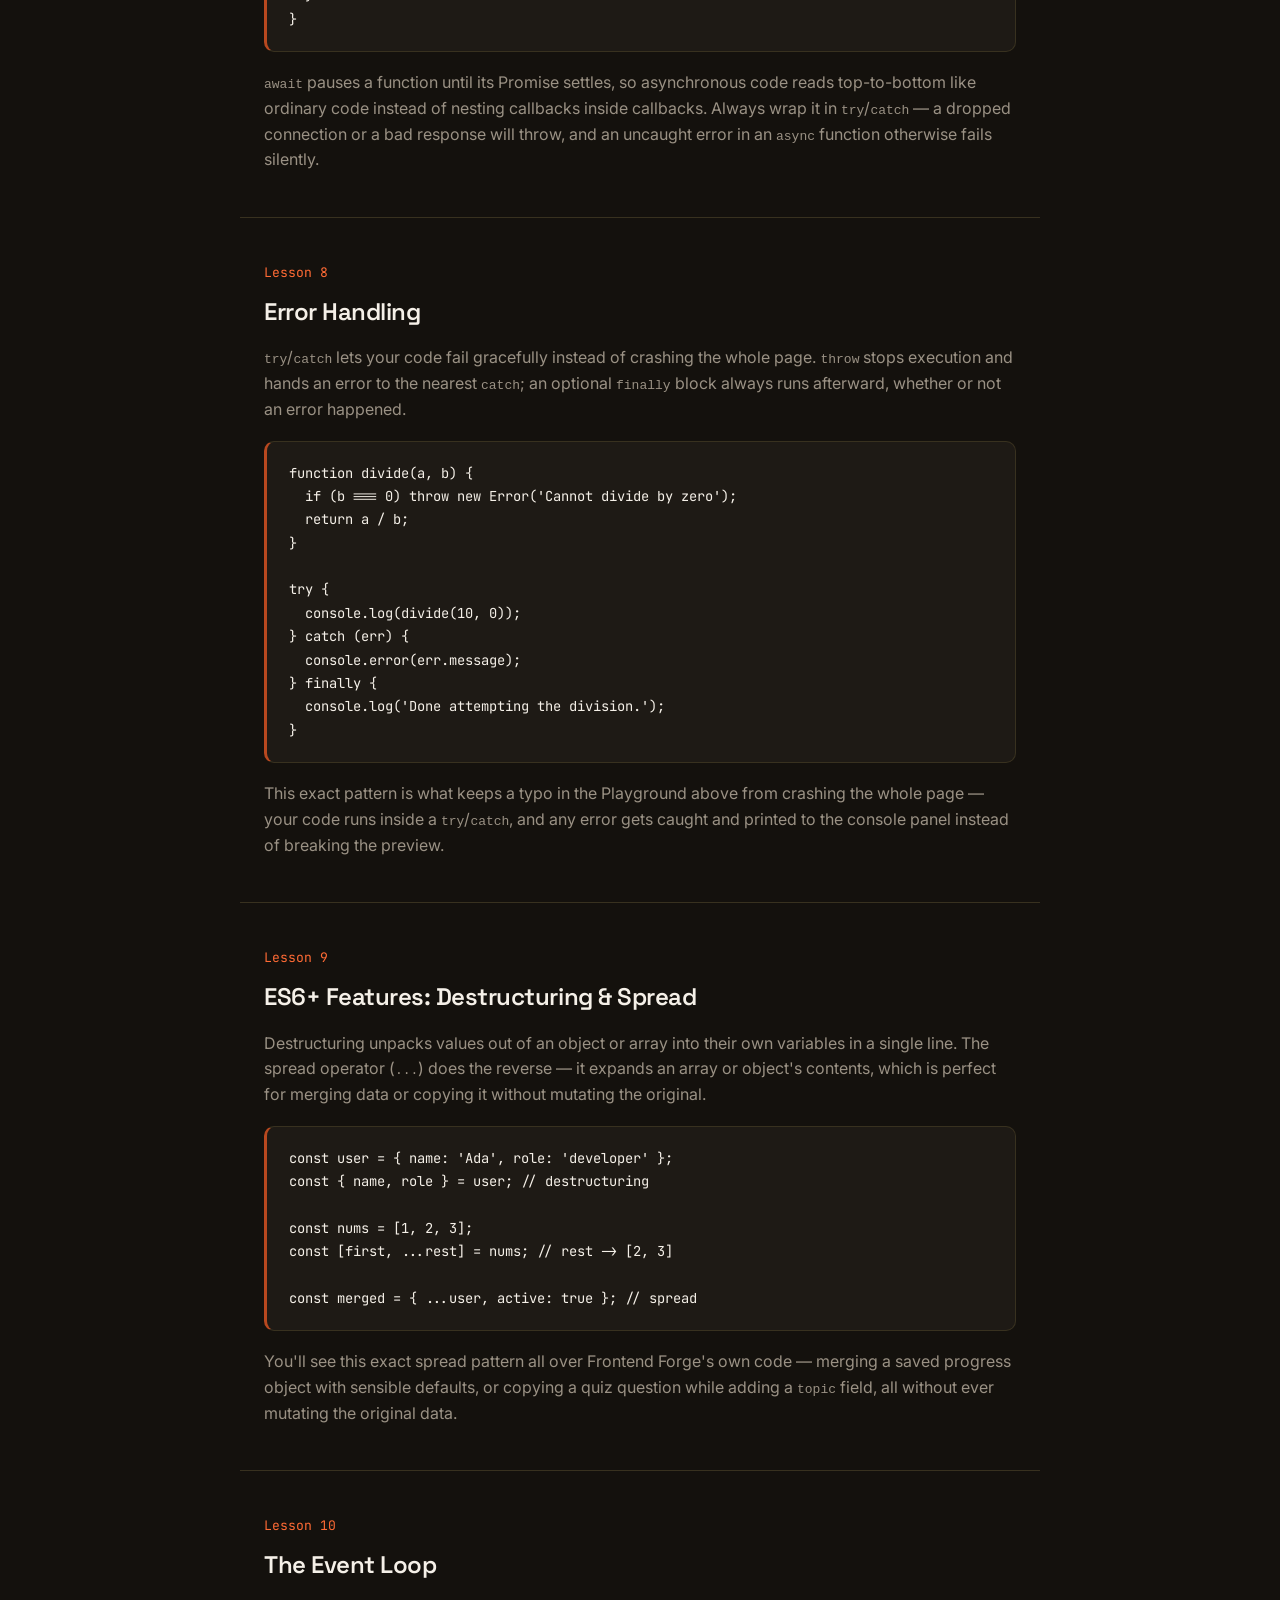
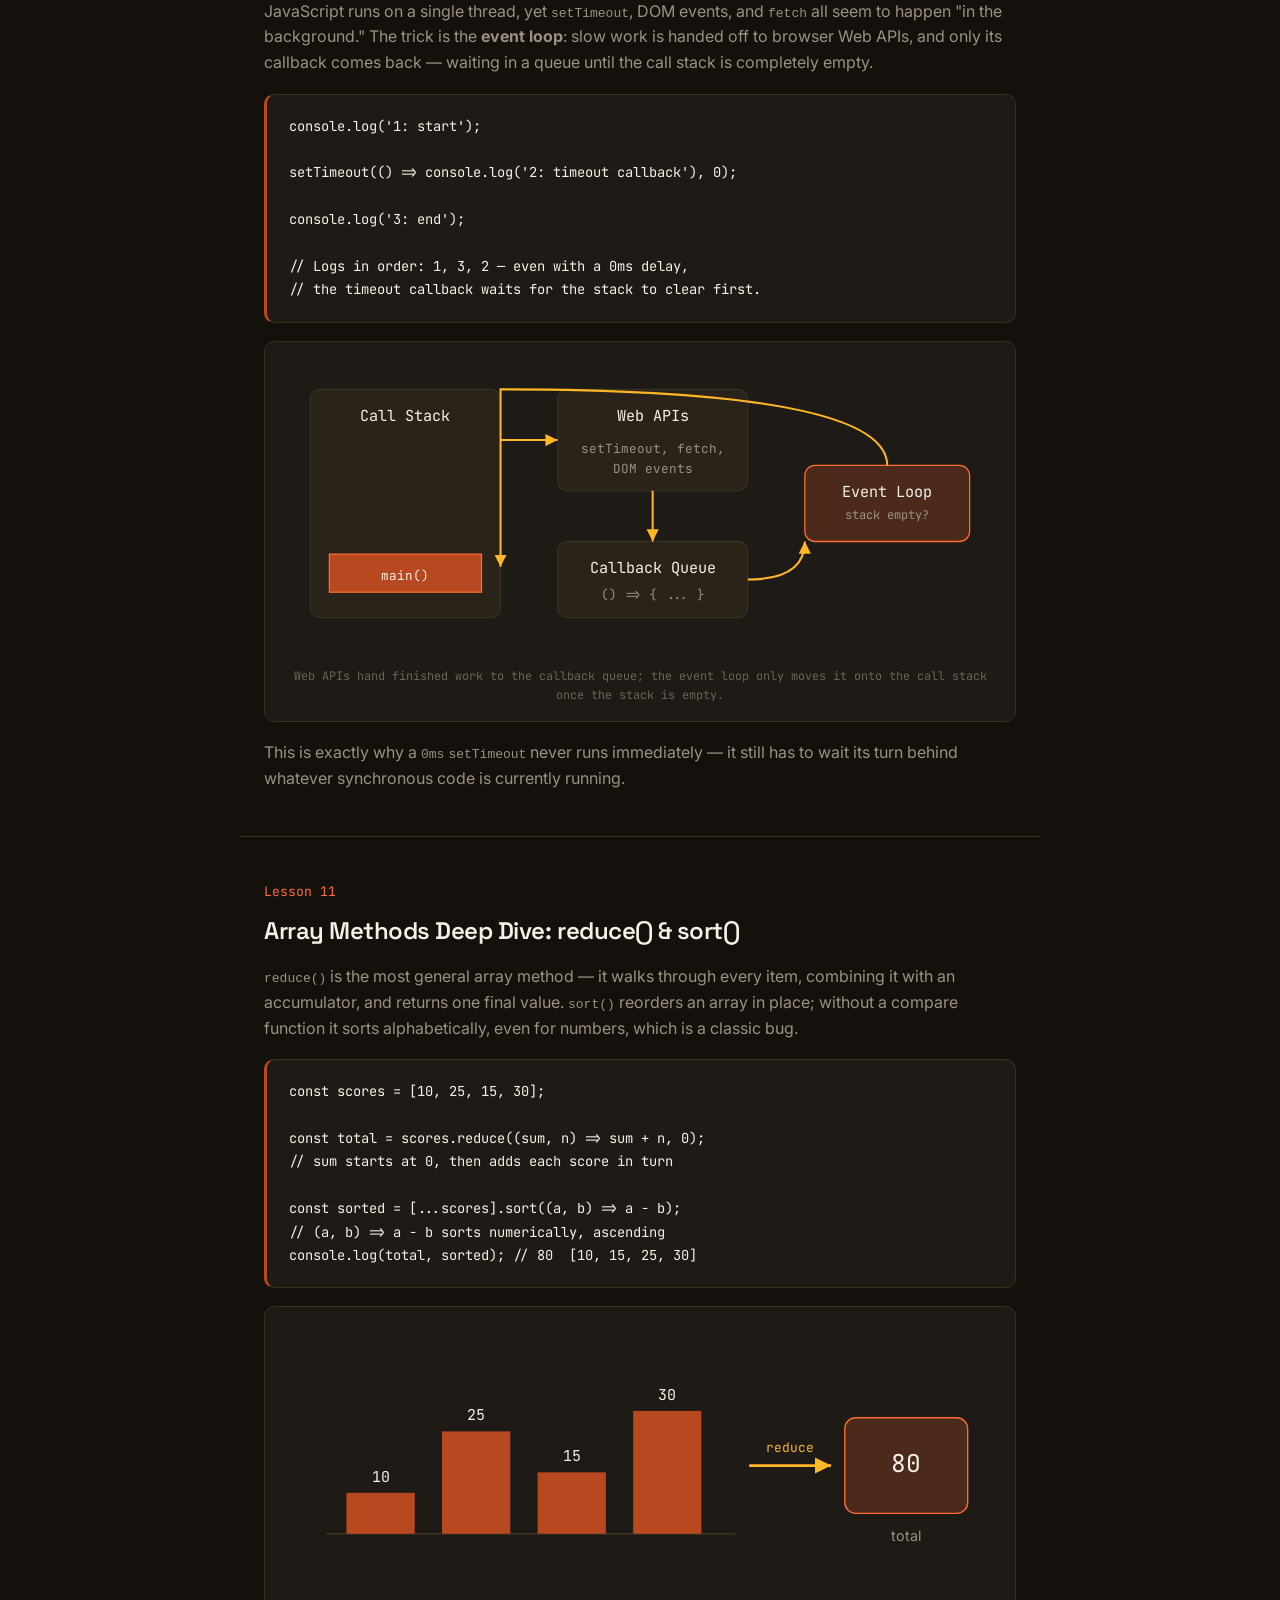
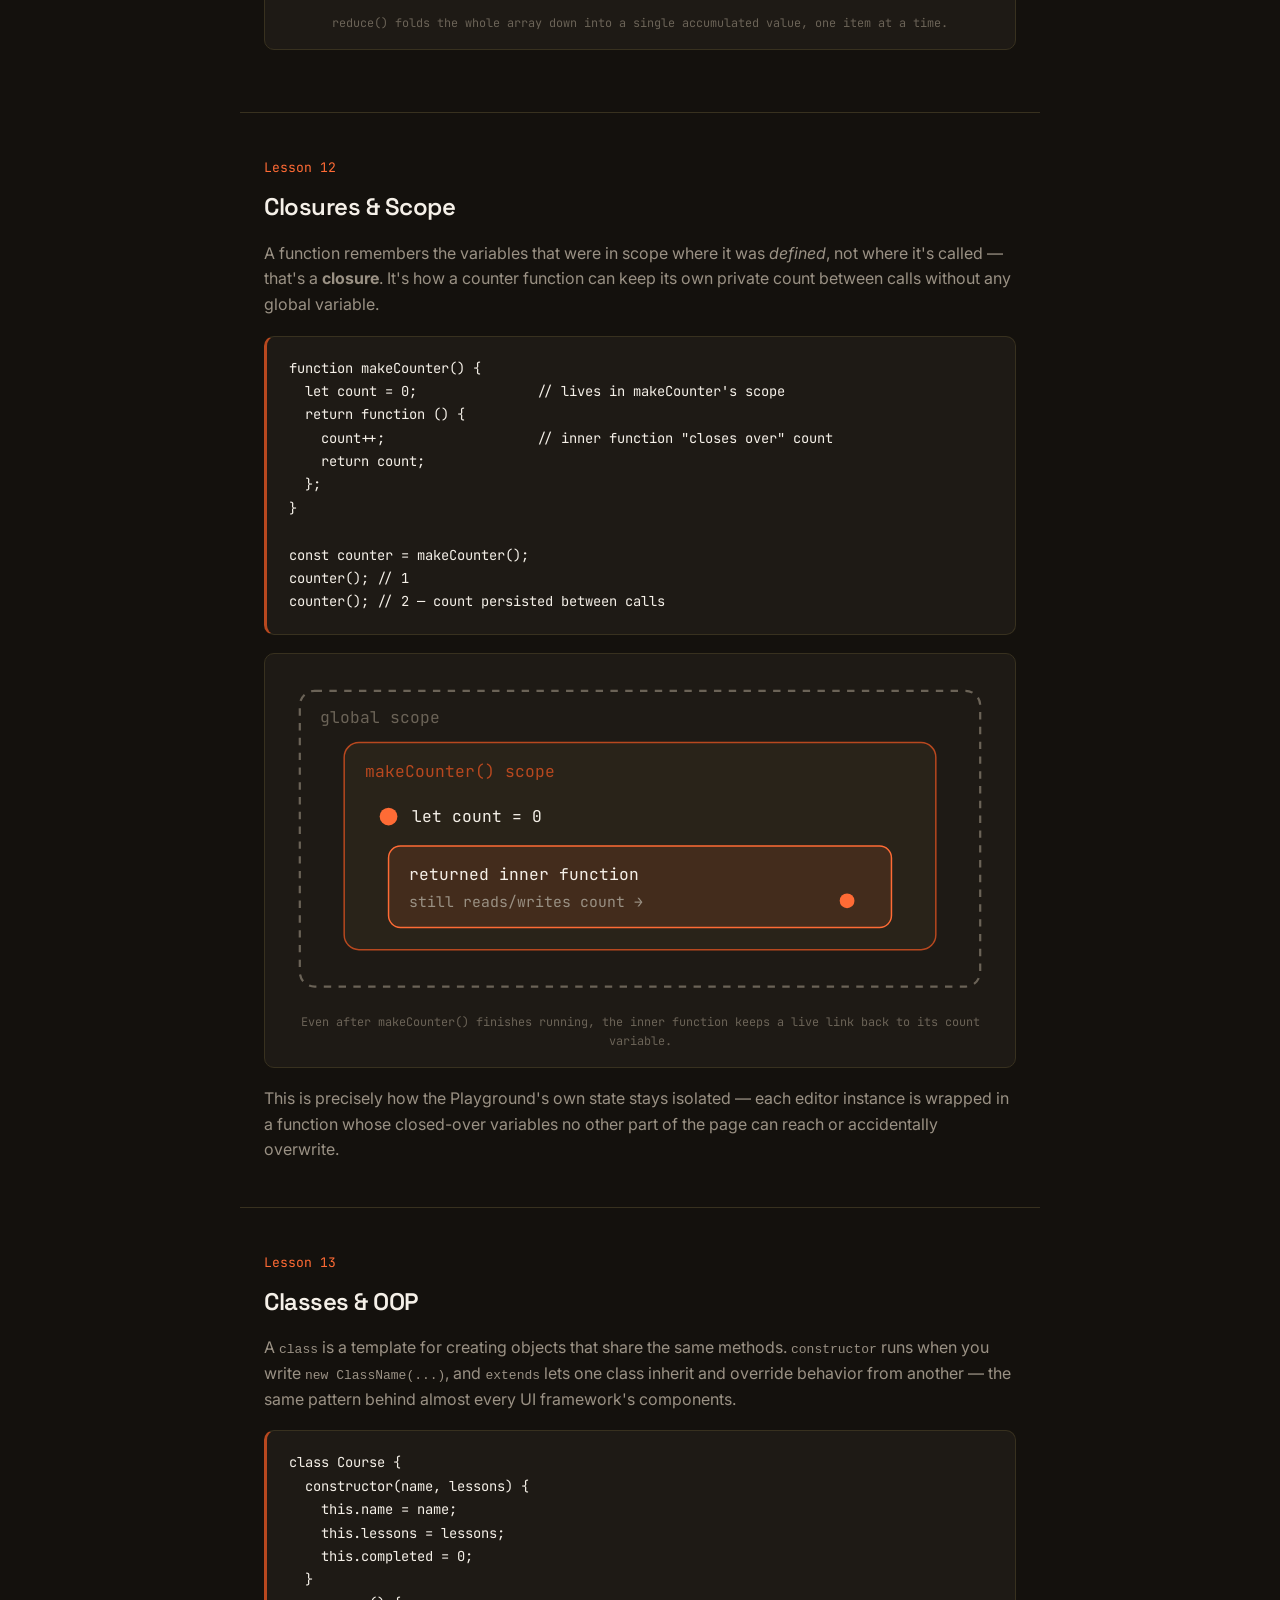
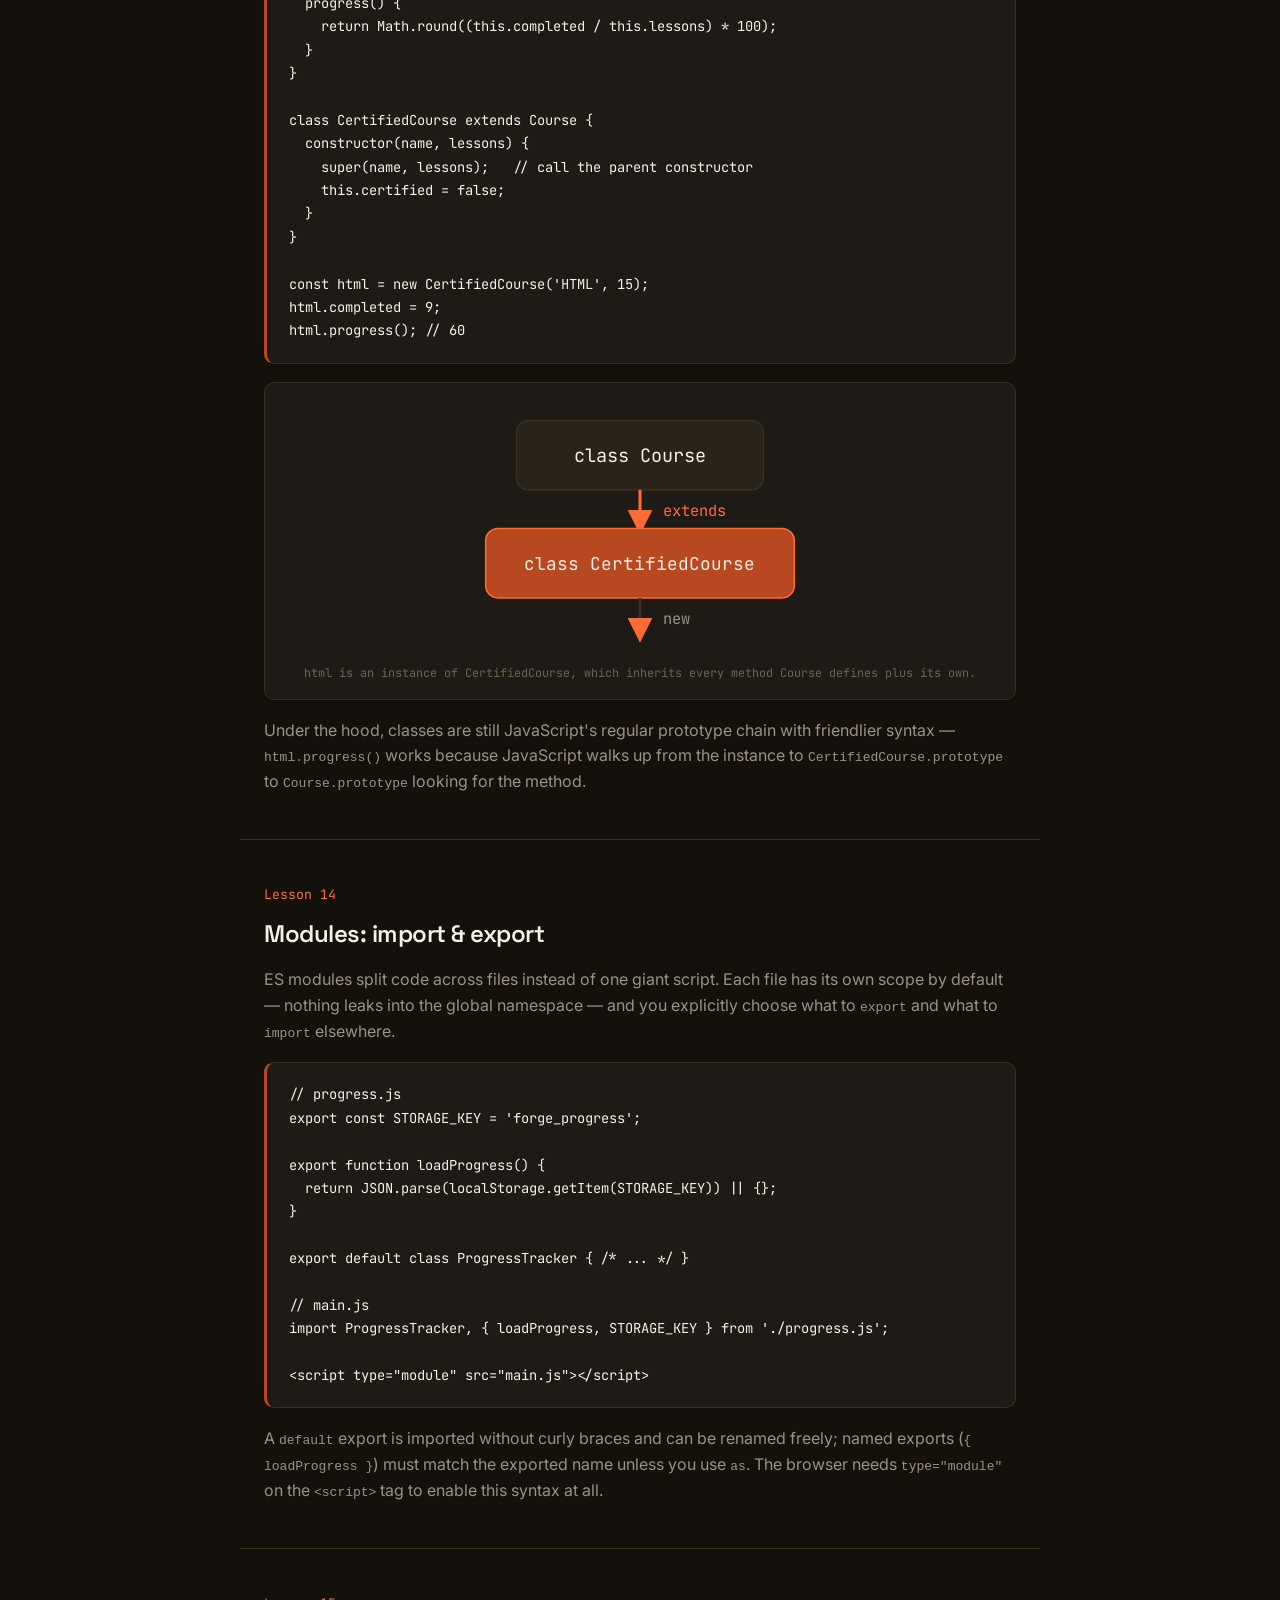
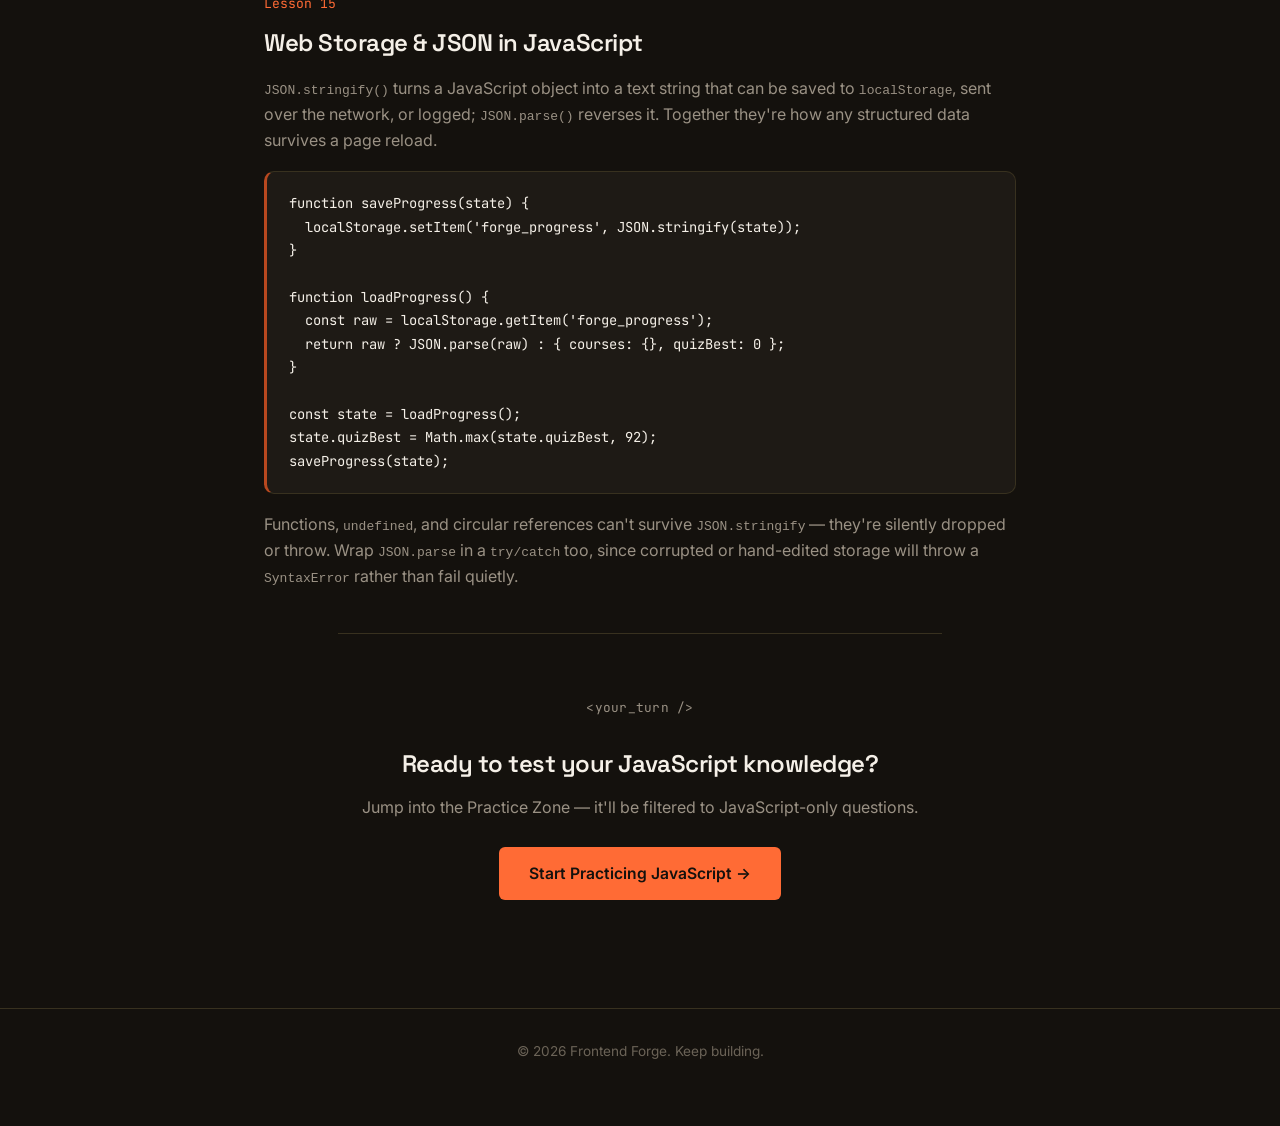
<file: js-course.html>
<!DOCTYPE html>
<html lang="en">
<head>
<meta charset="UTF-8">
<meta name="viewport" content="width=device-width, initial-scale=1.0, viewport-fit=cover">
<title>Learn JavaScript — Frontend Forge</title>
<meta name="description" content="A detailed, example-driven JavaScript course: variables, functions, arrays, the DOM, events, and objects.">

<!-- Mobile / PWA — lets the site be added to the home screen on
     Android and iOS and gives it an app-like theme color / status bar. -->
<meta name="theme-color" content="#14110d">
<link rel="manifest" href="manifest.json">
<link rel="icon" href="icon-192.png" type="image/png">
<link rel="apple-touch-icon" href="apple-touch-icon.png">
<meta name="apple-mobile-web-app-capable" content="yes">
<meta name="mobile-web-app-capable" content="yes">
<meta name="apple-mobile-web-app-status-bar-style" content="black-translucent">
<meta name="apple-mobile-web-app-title" content="Forge">

<link rel="stylesheet" href="style.css">
<script defer src="background.js"></script>
<script defer src="course.js"></script>

<link rel="preconnect" href="https://fonts.googleapis.com">
<link rel="preconnect" href="https://fonts.gstatic.com" crossorigin>
<link href="https://fonts.googleapis.com/css2?family=Space+Grotesk:wght@500;600;700&family=Inter:wght@400;500;600;700&family=JetBrains+Mono:wght@400;500;600&display=swap" rel="stylesheet">
</head>

<body>

<canvas id="emberCanvas" aria-hidden="true"></canvas>

<!-- ================= NAVBAR ================= -->
<header>
    <div class="logo">
        <a href="index.html" style="display:flex;align-items:center;gap:10px;">
            <span class="logo-mark" aria-hidden="true">⚒</span>
            <h2>Frontend Forge</h2>
        </a>
    </div>

    <nav id="siteNav">
        <ul id="menu">
            <li><a href="index.html" class="nav-link"><span class="nav-icon" aria-hidden="true">🏠</span><span class="nav-label">Home</span></a></li>
            <li><a href="courses.html" class="nav-link active"><span class="nav-icon" aria-hidden="true">📘</span><span class="nav-label">Courses</span></a></li>
            <li><a href="playground.html" class="nav-link"><span class="nav-icon" aria-hidden="true">🧪</span><span class="nav-label">Playground</span></a></li>
            <li><a href="quiz.html" class="nav-link"><span class="nav-icon" aria-hidden="true">❓</span><span class="nav-label">Quiz</span></a></li>
            <li><a href="progress.html" class="nav-link"><span class="nav-icon" aria-hidden="true">📊</span><span class="nav-label">Progress</span></a></li>
            <li><a href="certificates.html" class="nav-link"><span class="nav-icon" aria-hidden="true">🏅</span><span class="nav-label">Certificates</span></a></li>
            <li><a href="contact.html" class="nav-link"><span class="nav-icon" aria-hidden="true">✉️</span><span class="nav-label">Contact</span></a></li>
            <li><a href="about.html" class="nav-link"><span class="nav-icon" aria-hidden="true">ℹ️</span><span class="nav-label">About</span></a></li>
        </ul>
    </nav>

    <div class="header-actions">
        <button id="themeBtn" aria-label="Toggle light and dark theme">🌙</button>
        <button id="menuBtn" aria-label="Toggle navigation menu" aria-expanded="false">
            <span></span><span></span><span></span>
        </button>
    </div>
</header>

<!-- ================= COURSE HEADER ================= -->
<section class="course-page-header">
    <a class="back-link" href="courses.html">← Back to Courses</a>
    <p class="eyebrow">&lt;course_03 /&gt;</p>
    <h1>Learn <span class="ember-text">JavaScript</span></h1>
    <p>JavaScript brings a page to life — it reacts to clicks, updates content, and talks to servers. Work through the lessons below, then head to the Practice Zone to test what you've learned.</p>
</section>

<nav class="lesson-toc" aria-label="Lesson contents">
    <a href="#l1">1. Variables</a>
    <a href="#l2">2. Functions</a>
    <a href="#l3">3. Arrays &amp; Loops</a>
    <a href="#l4">4. The DOM</a>
    <a href="#l5">5. Events</a>
    <a href="#l6">6. Objects &amp; JSON</a>
    <a href="#l7">7. Async &amp; Fetch</a>
    <a href="#l8">8. Error Handling</a>
    <a href="#l9">9. ES6+ Features</a>
    <a href="#l10">10. The Event Loop</a>
    <a href="#l11">11. Array Methods Deep Dive</a>
    <a href="#l12">12. Closures &amp; Scope</a>
    <a href="#l13">13. Classes &amp; OOP</a>
    <a href="#l14">14. Modules</a>
    <a href="#l15">15. Web Storage &amp; JSON</a>
</nav>

<!-- ================= LESSONS ================= -->
<article>

<section class="lesson" id="l1">
    <span class="lesson-index">Lesson 1</span>
    <h2>Variables &amp; Data Types</h2>
    <p>Modern JavaScript uses <code>let</code> for values that change and <code>const</code> for values that don't — prefer <code>const</code> by default. The core data types are strings, numbers, booleans, arrays, objects, and <code>null</code>/<code>undefined</code>.</p>
    <div class="lesson-example">const name = "Ada";       // string
let score = 95;           // number
const isActive = true;    // boolean
let user = null;          // explicitly empty

console.log(typeof score); // "number"</div>
    <p>Avoid the older <code>var</code> keyword — <code>let</code> and <code>const</code> are scoped to the block they're declared in, which avoids a whole class of bugs.</p>
</section>

<section class="lesson" id="l2">
    <span class="lesson-index">Lesson 2</span>
    <h2>Functions &amp; Conditionals</h2>
    <p>Functions package up reusable logic. Arrow functions (<code>=&gt;</code>) are a compact modern syntax. <code>if</code>/<code>else</code> branches let code make decisions based on a condition.</p>
    <div class="lesson-example">function greet(user) {
  if (user) {
    return `Hello, ${user}!`;
  } else {
    return "Hello, stranger!";
  }
}

const double = n => n * 2;
console.log(greet("Ada")); // "Hello, Ada!"</div>
    <p>Template literals — strings wrapped in backticks — let you embed variables directly inside <code>$&#123;&#125;</code> placeholders instead of clunky string concatenation.</p>
</section>

<section class="lesson" id="l3">
    <span class="lesson-index">Lesson 3</span>
    <h2>Arrays &amp; Loops</h2>
    <p>Arrays hold ordered lists of values. Rather than manual <code>for</code> loops, modern JS favors array methods like <code>map()</code>, <code>filter()</code>, and <code>forEach()</code> for transforming and iterating over data.</p>
    <div class="lesson-example">const nums = [1, 2, 3, 4, 5];

const doubled = nums.map(n => n * 2);
const evens = nums.filter(n => n % 2 === 0);

nums.forEach(n => console.log(n));
// doubled -> [2, 4, 6, 8, 10]
// evens   -> [2, 4]</div>
    <p><code>map()</code> always returns a new array the same length as the original; <code>filter()</code> returns a new array with only the items that pass a test.</p>
</section>

<section class="lesson" id="l4">
    <span class="lesson-index">Lesson 4</span>
    <h2>The DOM</h2>
    <p>The DOM (Document Object Model) is how JavaScript sees and changes the page. <code>document.querySelector()</code> finds an element using a CSS-style selector, and you can then read or update its content and attributes.</p>
    <div class="lesson-example">const heading = document.querySelector('h1');
heading.textContent = "Updated title!";

const cards = document.querySelectorAll('.card');
cards.forEach(card => card.classList.add('visible'));</div>
    <p>Use <code>textContent</code> to safely set plain text — avoid <code>innerHTML</code> with any data you didn't write yourself, since it can open the door to injection attacks.</p>

    <figure class="lesson-diagram">
      <svg viewBox="0 0 620 320" xmlns="http://www.w3.org/2000/svg" role="img" aria-label="DOM tree diagram: document contains html, which contains head and body; body contains h1 and p, with h1 highlighted as the element found by querySelector">
        <g style="stroke:var(--border);stroke-width:2">
          <line x1="310" y1="52" x2="310" y2="90"/>
          <line x1="310" y1="132" x2="150" y2="170"/>
          <line x1="310" y1="132" x2="470" y2="170"/>
          <line x1="470" y1="212" x2="385" y2="250"/>
          <line x1="470" y1="212" x2="530" y2="250"/>
        </g>
        <rect x="250" y="10" width="120" height="42" rx="8" style="fill:var(--surface-2);stroke:var(--border)"/>
        <text x="310" y="36" text-anchor="middle" style="font-family:'JetBrains Mono',monospace;font-size:13px;fill:var(--text-muted)">document</text>

        <rect x="250" y="90" width="120" height="42" rx="8" style="fill:var(--surface-2);stroke:var(--border)"/>
        <text x="310" y="116" text-anchor="middle" style="font-family:'JetBrains Mono',monospace;font-size:13px;fill:var(--text-muted)">&lt;html&gt;</text>

        <rect x="90" y="170" width="120" height="42" rx="8" style="fill:var(--surface-2);stroke:var(--border)"/>
        <text x="150" y="196" text-anchor="middle" style="font-family:'JetBrains Mono',monospace;font-size:13px;fill:var(--text-muted)">&lt;head&gt;</text>

        <rect x="410" y="170" width="120" height="42" rx="8" style="fill:var(--surface-2);stroke:var(--border)"/>
        <text x="470" y="196" text-anchor="middle" style="font-family:'JetBrains Mono',monospace;font-size:13px;fill:var(--text-muted)">&lt;body&gt;</text>

        <rect x="325" y="250" width="120" height="42" rx="8" style="fill:var(--ember-dim);stroke:var(--ember);stroke-width:2;stroke-dasharray:4 3"/>
        <text x="385" y="276" text-anchor="middle" style="font-family:'JetBrains Mono',monospace;font-size:13px;fill:var(--text)">&lt;h1&gt;</text>

        <rect x="470" y="250" width="120" height="42" rx="8" style="fill:var(--surface-2);stroke:var(--border)"/>
        <text x="530" y="276" text-anchor="middle" style="font-family:'JetBrains Mono',monospace;font-size:13px;fill:var(--text-muted)">&lt;p&gt;</text>

        <text x="385" y="306" text-anchor="middle" style="font-family:'JetBrains Mono',monospace;font-size:10.5px;fill:var(--ember)">← found by querySelector('h1')</text>
      </svg>
      <figcaption>The DOM mirrors the HTML tree exactly — <code>document.querySelector('h1')</code> walks it to find the first matching node.</figcaption>
    </figure>
</section>

<section class="lesson" id="l5">
    <span class="lesson-index">Lesson 5</span>
    <h2>Events</h2>
    <p><code>addEventListener()</code> runs a function whenever something happens — a click, a keypress, a form submission. It's the bridge between user actions and your code.</p>
    <div class="lesson-example">const btn = document.querySelector('#saveBtn');

btn.addEventListener('click', () => {
  console.log('Saved!');
});

form.addEventListener('submit', (e) => {
  e.preventDefault(); // stop the page from reloading
});</div>
    <p><code>e.preventDefault()</code> is essential on form submissions when you want to handle the data with JavaScript instead of letting the browser do a full page reload.</p>
</section>

<section class="lesson" id="l6">
    <span class="lesson-index">Lesson 6</span>
    <h2>Objects &amp; JSON</h2>
    <p>Objects group related data as key-value pairs. JSON (JavaScript Object Notation) is the text format used to send that data across the web — <code>JSON.stringify()</code> and <code>JSON.parse()</code> convert between the two.</p>
    <div class="lesson-example">const user = {
  name: "Ada",
  role: "developer"
};

const json = JSON.stringify(user);
// '{"name":"Ada","role":"developer"}'

const parsed = JSON.parse(json);
console.log(parsed.name); // "Ada"</div>
    <p>This same pattern powers <code>localStorage</code> — since it only stores strings, objects are <code>stringify</code>'d before saving and <code>parse</code>'d back after reading.</p>
</section>

<section class="lesson" id="l7">
    <span class="lesson-index">Lesson 7</span>
    <h2>Async JavaScript &amp; Fetch</h2>
    <p>Some operations — reading a file, waiting on a network request — take time and shouldn't freeze the page while they run. A <code>Promise</code> represents a value that will exist eventually, and <code>async</code>/<code>await</code> is the modern, readable way to work with one.</p>
    <div class="lesson-example">async function loadUser() {
  try {
    const res = await fetch('/api/user');
    const data = await res.json();
    console.log(data.name);
  } catch (err) {
    console.error('Failed to load:', err.message);
  }
}</div>
    <p><code>await</code> pauses a function until its Promise settles, so asynchronous code reads top-to-bottom like ordinary code instead of nesting callbacks inside callbacks. Always wrap it in <code>try</code>/<code>catch</code> — a dropped connection or a bad response will throw, and an uncaught error in an <code>async</code> function otherwise fails silently.</p>
</section>

<section class="lesson" id="l8">
    <span class="lesson-index">Lesson 8</span>
    <h2>Error Handling</h2>
    <p><code>try</code>/<code>catch</code> lets your code fail gracefully instead of crashing the whole page. <code>throw</code> stops execution and hands an error to the nearest <code>catch</code>; an optional <code>finally</code> block always runs afterward, whether or not an error happened.</p>
    <div class="lesson-example">function divide(a, b) {
  if (b === 0) throw new Error('Cannot divide by zero');
  return a / b;
}

try {
  console.log(divide(10, 0));
} catch (err) {
  console.error(err.message);
} finally {
  console.log('Done attempting the division.');
}</div>
    <p>This exact pattern is what keeps a typo in the Playground above from crashing the whole page — your code runs inside a <code>try</code>/<code>catch</code>, and any error gets caught and printed to the console panel instead of breaking the preview.</p>
</section>

<section class="lesson" id="l9">
    <span class="lesson-index">Lesson 9</span>
    <h2>ES6+ Features: Destructuring &amp; Spread</h2>
    <p>Destructuring unpacks values out of an object or array into their own variables in a single line. The spread operator (<code>...</code>) does the reverse — it expands an array or object's contents, which is perfect for merging data or copying it without mutating the original.</p>
    <div class="lesson-example">const user = { name: 'Ada', role: 'developer' };
const { name, role } = user; // destructuring

const nums = [1, 2, 3];
const [first, ...rest] = nums; // rest -> [2, 3]

const merged = { ...user, active: true }; // spread</div>
    <p>You'll see this exact spread pattern all over Frontend Forge's own code — merging a saved progress object with sensible defaults, or copying a quiz question while adding a <code>topic</code> field, all without ever mutating the original data.</p>
</section>

<section class="lesson" id="l10">
    <span class="lesson-index">Lesson 10</span>
    <h2>The Event Loop</h2>
    <p>JavaScript runs on a single thread, yet <code>setTimeout</code>, DOM events, and <code>fetch</code> all seem to happen "in the background." The trick is the <strong>event loop</strong>: slow work is handed off to browser Web APIs, and only its callback comes back — waiting in a queue until the call stack is completely empty.</p>
    <div class="lesson-example">console.log('1: start');

setTimeout(() => console.log('2: timeout callback'), 0);

console.log('3: end');

// Logs in order: 1, 3, 2 — even with a 0ms delay,
// the timeout callback waits for the stack to clear first.</div>

    <figure class="lesson-diagram">
      <svg viewBox="0 0 560 230" xmlns="http://www.w3.org/2000/svg" role="img" aria-label="Diagram of the event loop: the call stack hands timers and fetch calls to Web APIs, which push finished callbacks into a callback queue, which the event loop moves back onto the call stack once it's empty">
        <rect x="20" y="20" width="150" height="180" rx="8" style="fill:var(--surface-2);stroke:var(--border)"/>
        <text x="95" y="45" text-anchor="middle" style="font-family:'JetBrains Mono',monospace;font-size:12px;fill:var(--text)">Call Stack</text>
        <rect x="35" y="150" width="120" height="30" style="fill:var(--ember-dim);stroke:var(--ember)"/>
        <text x="95" y="170" text-anchor="middle" style="font-family:'JetBrains Mono',monospace;font-size:10px;fill:var(--text)">main()</text>

        <rect x="215" y="20" width="150" height="80" rx="8" style="fill:var(--surface-2);stroke:var(--border)"/>
        <text x="290" y="45" text-anchor="middle" style="font-family:'JetBrains Mono',monospace;font-size:12px;fill:var(--text)">Web APIs</text>
        <text x="290" y="70" text-anchor="middle" style="font-family:'JetBrains Mono',monospace;font-size:10px;fill:var(--text-muted)">setTimeout, fetch,</text>
        <text x="290" y="86" text-anchor="middle" style="font-family:'JetBrains Mono',monospace;font-size:10px;fill:var(--text-muted)">DOM events</text>

        <rect x="215" y="140" width="150" height="60" rx="8" style="fill:var(--surface-2);stroke:var(--border)"/>
        <text x="290" y="165" text-anchor="middle" style="font-family:'JetBrains Mono',monospace;font-size:12px;fill:var(--text)">Callback Queue</text>
        <text x="290" y="185" text-anchor="middle" style="font-family:'JetBrains Mono',monospace;font-size:10px;fill:var(--text-muted)">() =&gt; { ... }</text>

        <rect x="410" y="80" width="130" height="60" rx="8" style="fill:var(--ember);fill-opacity:0.2;stroke:var(--ember)"/>
        <text x="475" y="105" text-anchor="middle" style="font-family:'JetBrains Mono',monospace;font-size:12px;fill:var(--text)">Event Loop</text>
        <text x="475" y="122" text-anchor="middle" style="font-family:'JetBrains Mono',monospace;font-size:9.5px;fill:var(--text-muted)">stack empty?</text>

        <g style="stroke:var(--ember-hot);stroke-width:1.6;fill:none" marker-end="url(#arr)">
          <path d="M170,60 L215,60"/>
          <path d="M290,100 L290,140"/>
          <path d="M365,170 Q410,170 410,140"/>
          <path d="M475,80 Q475,20 170,20 Q170,120 170,160"/>
        </g>
        <defs>
          <marker id="arr" markerWidth="8" markerHeight="8" refX="6" refY="3" orient="auto"><path d="M0,0 L6,3 L0,6 Z" style="fill:var(--ember-hot)"/></marker>
        </defs>
      </svg>
      <figcaption>Web APIs hand finished work to the callback queue; the event loop only moves it onto the call stack once the stack is empty.</figcaption>
    </figure>

    <p>This is exactly why a <code>0ms</code> <code>setTimeout</code> never runs immediately — it still has to wait its turn behind whatever synchronous code is currently running.</p>
</section>

<section class="lesson" id="l11">
    <span class="lesson-index">Lesson 11</span>
    <h2>Array Methods Deep Dive: reduce() &amp; sort()</h2>
    <p><code>reduce()</code> is the most general array method — it walks through every item, combining it with an accumulator, and returns one final value. <code>sort()</code> reorders an array in place; without a compare function it sorts alphabetically, even for numbers, which is a classic bug.</p>
    <div class="lesson-example">const scores = [10, 25, 15, 30];

const total = scores.reduce((sum, n) => sum + n, 0);
// sum starts at 0, then adds each score in turn

const sorted = [...scores].sort((a, b) => a - b);
// (a, b) => a - b sorts numerically, ascending
console.log(total, sorted); // 80  [10, 15, 25, 30]</div>

    <figure class="lesson-diagram">
      <svg viewBox="0 0 520 200" xmlns="http://www.w3.org/2000/svg" role="img" aria-label="Bar graph of the array 10, 25, 15, 30, with an arrow showing reduce combining them into a total of 80">
        <line x1="30" y1="150" x2="330" y2="150" style="stroke:var(--border);stroke-width:1.5"/>
        <rect x="45" y="120" width="50" height="30" style="fill:var(--ember-dim)"/>
        <text x="70" y="112" text-anchor="middle" style="font-family:'JetBrains Mono',monospace;font-size:11px;fill:var(--text)">10</text>
        <rect x="115" y="75" width="50" height="75" style="fill:var(--ember-dim)"/>
        <text x="140" y="67" text-anchor="middle" style="font-family:'JetBrains Mono',monospace;font-size:11px;fill:var(--text)">25</text>
        <rect x="185" y="105" width="50" height="45" style="fill:var(--ember-dim)"/>
        <text x="210" y="97" text-anchor="middle" style="font-family:'JetBrains Mono',monospace;font-size:11px;fill:var(--text)">15</text>
        <rect x="255" y="60" width="50" height="90" style="fill:var(--ember-dim)"/>
        <text x="280" y="52" text-anchor="middle" style="font-family:'JetBrains Mono',monospace;font-size:11px;fill:var(--text)">30</text>

        <path d="M340,100 L400,100" style="stroke:var(--ember-hot);stroke-width:2;fill:none" marker-end="url(#arr2)"/>
        <text x="370" y="90" text-anchor="middle" style="font-family:'JetBrains Mono',monospace;font-size:9.5px;fill:var(--ember-hot)">reduce</text>
        <defs>
          <marker id="arr2" markerWidth="8" markerHeight="8" refX="6" refY="3" orient="auto"><path d="M0,0 L6,3 L0,6 Z" style="fill:var(--ember-hot)"/></marker>
        </defs>

        <rect x="410" y="65" width="90" height="70" rx="8" style="fill:var(--ember);fill-opacity:0.2;stroke:var(--ember)"/>
        <text x="455" y="105" text-anchor="middle" style="font-family:'JetBrains Mono',monospace;font-size:18px;fill:var(--text)">80</text>
        <text x="455" y="155" text-anchor="middle" style="font-family:'Inter',sans-serif;font-size:10.5px;fill:var(--text-muted)">total</text>
      </svg>
      <figcaption>reduce() folds the whole array down into a single accumulated value, one item at a time.</figcaption>
    </figure>
</section>

<section class="lesson" id="l12">
    <span class="lesson-index">Lesson 12</span>
    <h2>Closures &amp; Scope</h2>
    <p>A function remembers the variables that were in scope where it was <em>defined</em>, not where it's called — that's a <strong>closure</strong>. It's how a counter function can keep its own private count between calls without any global variable.</p>
    <div class="lesson-example">function makeCounter() {
  let count = 0;               // lives in makeCounter's scope
  return function () {
    count++;                   // inner function "closes over" count
    return count;
  };
}

const counter = makeCounter();
counter(); // 1
counter(); // 2 — count persisted between calls</div>

    <figure class="lesson-diagram">
      <svg viewBox="0 0 480 220" xmlns="http://www.w3.org/2000/svg" role="img" aria-label="Diagram of nested scopes: global scope containing the makeCounter function scope, which contains the inner returned function scope, with a dot representing the closed-over count variable">
        <rect x="10" y="10" width="460" height="200" rx="10" style="fill:none;stroke:var(--text-dim);stroke-width:1.5;stroke-dasharray:5 5"/>
        <text x="24" y="32" style="font-family:'JetBrains Mono',monospace;font-size:11px;fill:var(--text-dim)">global scope</text>

        <rect x="40" y="45" width="400" height="140" rx="10" style="fill:var(--surface-2);stroke:var(--ember-dim)"/>
        <text x="54" y="68" style="font-family:'JetBrains Mono',monospace;font-size:11px;fill:var(--ember-dim)">makeCounter() scope</text>

        <circle cx="70" cy="95" r="6" style="fill:var(--ember)"/>
        <text x="86" y="99" style="font-family:'JetBrains Mono',monospace;font-size:11px;fill:var(--text)">let count = 0</text>

        <rect x="70" y="115" width="340" height="55" rx="8" style="fill:var(--ember);fill-opacity:0.12;stroke:var(--ember)"/>
        <text x="84" y="138" style="font-family:'JetBrains Mono',monospace;font-size:11px;fill:var(--text)">returned inner function</text>
        <text x="84" y="156" style="font-family:'JetBrains Mono',monospace;font-size:10px;fill:var(--text-muted)">still reads/writes count →</text>
        <circle cx="380" cy="152" r="5" style="fill:var(--ember)"/>
      </svg>
      <figcaption>Even after makeCounter() finishes running, the inner function keeps a live link back to its count variable.</figcaption>
    </figure>

    <p>This is precisely how the Playground's own state stays isolated — each editor instance is wrapped in a function whose closed-over variables no other part of the page can reach or accidentally overwrite.</p>
</section>

<section class="lesson" id="l13">
    <span class="lesson-index">Lesson 13</span>
    <h2>Classes &amp; OOP</h2>
    <p>A <code>class</code> is a template for creating objects that share the same methods. <code>constructor</code> runs when you write <code>new ClassName(...)</code>, and <code>extends</code> lets one class inherit and override behavior from another — the same pattern behind almost every UI framework's components.</p>
    <div class="lesson-example">class Course {
  constructor(name, lessons) {
    this.name = name;
    this.lessons = lessons;
    this.completed = 0;
  }
  progress() {
    return Math.round((this.completed / this.lessons) * 100);
  }
}

class CertifiedCourse extends Course {
  constructor(name, lessons) {
    super(name, lessons);   // call the parent constructor
    this.certified = false;
  }
}

const html = new CertifiedCourse('HTML', 15);
html.completed = 9;
html.progress(); // 60</div>

    <figure class="lesson-diagram">
      <svg viewBox="0 0 460 160" xmlns="http://www.w3.org/2000/svg" role="img" aria-label="Diagram of class inheritance: Course class at top, CertifiedCourse extends it below, an instance created from CertifiedCourse at the bottom">
        <rect x="150" y="10" width="160" height="45" rx="8" style="fill:var(--surface-2);stroke:var(--border)"/>
        <text x="230" y="37" text-anchor="middle" style="font-family:'JetBrains Mono',monospace;font-size:12px;fill:var(--text)">class Course</text>
        <line x1="230" y1="55" x2="230" y2="80" style="stroke:var(--ember);stroke-width:2" marker-end="url(#a3)"/>
        <text x="245" y="72" style="font-family:'JetBrains Mono',monospace;font-size:10px;fill:var(--ember)">extends</text>
        <rect x="130" y="80" width="200" height="45" rx="8" style="fill:var(--ember-dim);stroke:var(--ember)"/>
        <text x="230" y="107" text-anchor="middle" style="font-family:'JetBrains Mono',monospace;font-size:11.5px;fill:var(--text)">class CertifiedCourse</text>
        <line x1="230" y1="125" x2="230" y2="150" style="stroke:var(--border);stroke-width:2" marker-end="url(#a3)"/>
        <text x="245" y="142" style="font-family:'JetBrains Mono',monospace;font-size:10px;fill:var(--text-muted)">new</text>
        <defs><marker id="a3" markerWidth="8" markerHeight="8" refX="6" refY="4" orient="auto"><path d="M0,0 L8,4 L0,8 z" style="fill:var(--ember)"/></marker></defs>
      </svg>
      <figcaption>html is an instance of CertifiedCourse, which inherits every method Course defines plus its own.</figcaption>
    </figure>
    <p>Under the hood, classes are still JavaScript's regular prototype chain with friendlier syntax — <code>html.progress()</code> works because JavaScript walks up from the instance to <code>CertifiedCourse.prototype</code> to <code>Course.prototype</code> looking for the method.</p>
</section>

<section class="lesson" id="l14">
    <span class="lesson-index">Lesson 14</span>
    <h2>Modules: import &amp; export</h2>
    <p>ES modules split code across files instead of one giant script. Each file has its own scope by default — nothing leaks into the global namespace — and you explicitly choose what to <code>export</code> and what to <code>import</code> elsewhere.</p>
    <div class="lesson-example">// progress.js
export const STORAGE_KEY = 'forge_progress';

export function loadProgress() {
  return JSON.parse(localStorage.getItem(STORAGE_KEY)) || {};
}

export default class ProgressTracker { /* ... */ }

// main.js
import ProgressTracker, { loadProgress, STORAGE_KEY } from './progress.js';

&lt;script type="module" src="main.js"&gt;&lt;/script&gt;</div>
    <p>A <code>default</code> export is imported without curly braces and can be renamed freely; named exports (<code>{ loadProgress }</code>) must match the exported name unless you use <code>as</code>. The browser needs <code>type="module"</code> on the <code>&lt;script&gt;</code> tag to enable this syntax at all.</p>
</section>

<section class="lesson" id="l15">
    <span class="lesson-index">Lesson 15</span>
    <h2>Web Storage &amp; JSON in JavaScript</h2>
    <p><code>JSON.stringify()</code> turns a JavaScript object into a text string that can be saved to <code>localStorage</code>, sent over the network, or logged; <code>JSON.parse()</code> reverses it. Together they're how any structured data survives a page reload.</p>
    <div class="lesson-example">function saveProgress(state) {
  localStorage.setItem('forge_progress', JSON.stringify(state));
}

function loadProgress() {
  const raw = localStorage.getItem('forge_progress');
  return raw ? JSON.parse(raw) : { courses: {}, quizBest: 0 };
}

const state = loadProgress();
state.quizBest = Math.max(state.quizBest, 92);
saveProgress(state);</div>
    <p>Functions, <code>undefined</code>, and circular references can't survive <code>JSON.stringify</code> — they're silently dropped or throw. Wrap <code>JSON.parse</code> in a <code>try/catch</code> too, since corrupted or hand-edited storage will throw a <code>SyntaxError</code> rather than fail quietly.</p>
</section>

</article>

<!-- ================= PRACTICE CTA ================= -->
<section class="practice-cta">
    <p class="eyebrow center">&lt;your_turn /&gt;</p>
    <h2>Ready to test your JavaScript knowledge?</h2>
    <p>Jump into the Practice Zone — it'll be filtered to JavaScript-only questions.</p>
    <a class="startBtn" href="quiz.html?practice=javascript">Start Practicing JavaScript →</a>
</section>

<footer>
    <p>&copy; <span id="year"></span> Frontend Forge. Keep building.</p>
</footer>

<button id="backToTopBtn" class="back-to-top" aria-label="Back to top" title="Back to top">
    <svg viewBox="0 0 24 24" fill="none" stroke="currentColor" stroke-width="2.2" stroke-linecap="round" stroke-linejoin="round"><path d="M12 19V6"/><path d="M6 12l6-6 6 6"/></svg>
</button>

</body>
</html>
</file>
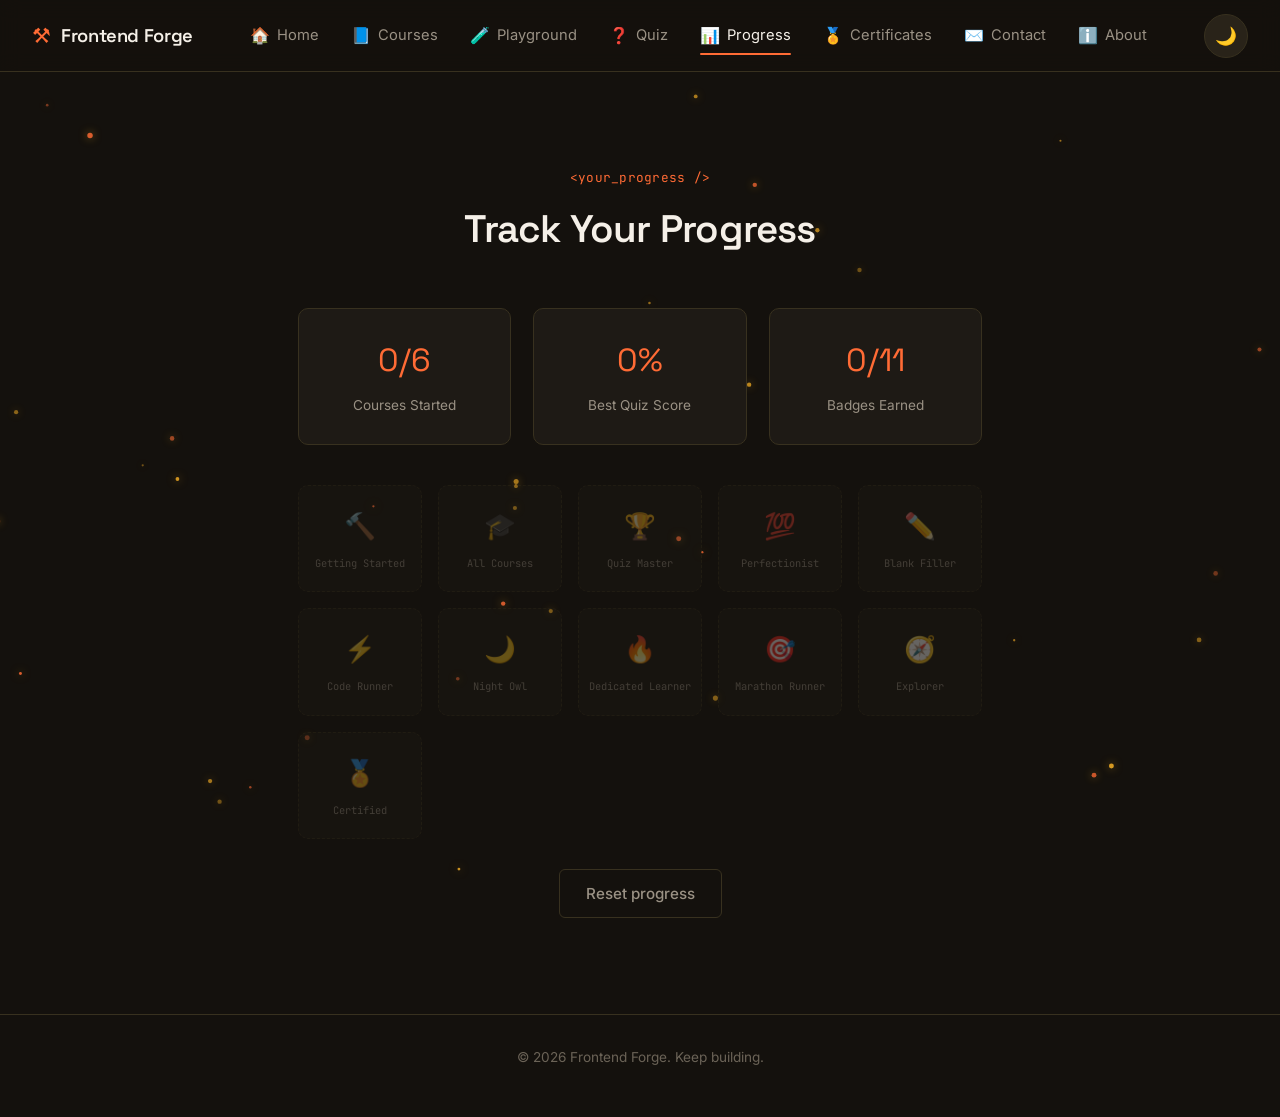
<file: progress.html>
<!DOCTYPE html>
<html lang="en">
<head>
<meta charset="UTF-8">
<meta name="viewport" content="width=device-width, initial-scale=1.0, viewport-fit=cover">
<title>Your Progress — Frontend Forge</title>
<meta name="description" content="Track your courses started, quiz scores and earned badges.">

<!-- Mobile / PWA — lets the site be added to the home screen on
     Android and iOS and gives it an app-like theme color / status bar. -->
<meta name="theme-color" content="#14110d">
<link rel="manifest" href="manifest.json">
<link rel="icon" href="icon-192.png" type="image/png">
<link rel="apple-touch-icon" href="apple-touch-icon.png">
<meta name="apple-mobile-web-app-capable" content="yes">
<meta name="mobile-web-app-capable" content="yes">
<meta name="apple-mobile-web-app-status-bar-style" content="black-translucent">
<meta name="apple-mobile-web-app-title" content="Forge">

<link rel="stylesheet" href="style.css">
<script defer src="background.js"></script>
<script defer src="script.js"></script>

<link rel="preconnect" href="https://fonts.googleapis.com">
<link rel="preconnect" href="https://fonts.gstatic.com" crossorigin>
<link href="https://fonts.googleapis.com/css2?family=Space+Grotesk:wght@500;600;700&family=Inter:wght@400;500;600;700&family=JetBrains+Mono:wght@400;500;600&display=swap" rel="stylesheet">
</head>

<body>

<canvas id="emberCanvas" aria-hidden="true"></canvas>

<div class="toast-stack" id="toastStack" aria-live="polite" aria-atomic="true"></div>

<!-- ================= NAVBAR ================= -->
<header>
    <div class="logo">
        <a href="index.html" style="display:flex;align-items:center;gap:10px;text-decoration:none;">
            <span class="logo-mark" aria-hidden="true">⚒</span>
            <h2>Frontend Forge</h2>
        </a>
    </div>

    <nav id="siteNav">
        <ul id="menu">
            <li><a href="index.html" class="nav-link"><span class="nav-icon" aria-hidden="true">🏠</span><span class="nav-label">Home</span></a></li>
            <li><a href="courses.html" class="nav-link"><span class="nav-icon" aria-hidden="true">📘</span><span class="nav-label">Courses</span></a></li>
            <li><a href="playground.html" class="nav-link"><span class="nav-icon" aria-hidden="true">🧪</span><span class="nav-label">Playground</span></a></li>
            <li><a href="quiz.html" class="nav-link"><span class="nav-icon" aria-hidden="true">❓</span><span class="nav-label">Quiz</span></a></li>
            <li><a href="progress.html" class="nav-link active"><span class="nav-icon" aria-hidden="true">📊</span><span class="nav-label">Progress</span></a></li>
            <li><a href="certificates.html" class="nav-link"><span class="nav-icon" aria-hidden="true">🏅</span><span class="nav-label">Certificates</span></a></li>
            <li><a href="contact.html" class="nav-link"><span class="nav-icon" aria-hidden="true">✉️</span><span class="nav-label">Contact</span></a></li>
            <li><a href="about.html" class="nav-link"><span class="nav-icon" aria-hidden="true">ℹ️</span><span class="nav-label">About</span></a></li>
        </ul>
    </nav>

    <div class="header-actions">
        <button id="themeBtn" aria-label="Toggle light and dark theme">🌙</button>
        <button id="menuBtn" aria-label="Toggle navigation menu" aria-expanded="false">
            <span></span><span></span><span></span>
        </button>
    </div>
</header>

<!-- ================= PROGRESS ================= -->
<section id="progress">
    <p class="eyebrow center">&lt;your_progress /&gt;</p>
    <h2>Track Your Progress</h2>

    <div class="progress-summary">
        <div class="progress-stat">
            <span class="stat-number" id="statCourses">0/6</span>
            <span class="stat-label">Courses Started</span>
        </div>
        <div class="progress-stat">
            <span class="stat-number" id="statQuiz">0%</span>
            <span class="stat-label">Best Quiz Score</span>
        </div>
        <div class="progress-stat">
            <span class="stat-number" id="statBadges">0/10</span>
            <span class="stat-label">Badges Earned</span>
        </div>
    </div>

    <div class="badge-grid" id="badgeGrid"></div>
    <button class="ghostBtn" id="resetProgressBtn">Reset progress</button>
</section>

<footer>
    <p>&copy; <span id="year"></span> Frontend Forge. Keep building.</p>
</footer>

<button id="backToTopBtn" class="back-to-top" aria-label="Back to top" title="Back to top">
    <svg viewBox="0 0 24 24" fill="none" stroke="currentColor" stroke-width="2.2" stroke-linecap="round" stroke-linejoin="round"><path d="M12 19V6"/><path d="M6 12l6-6 6 6"/></svg>
</button>

</body>
</html>
</file>
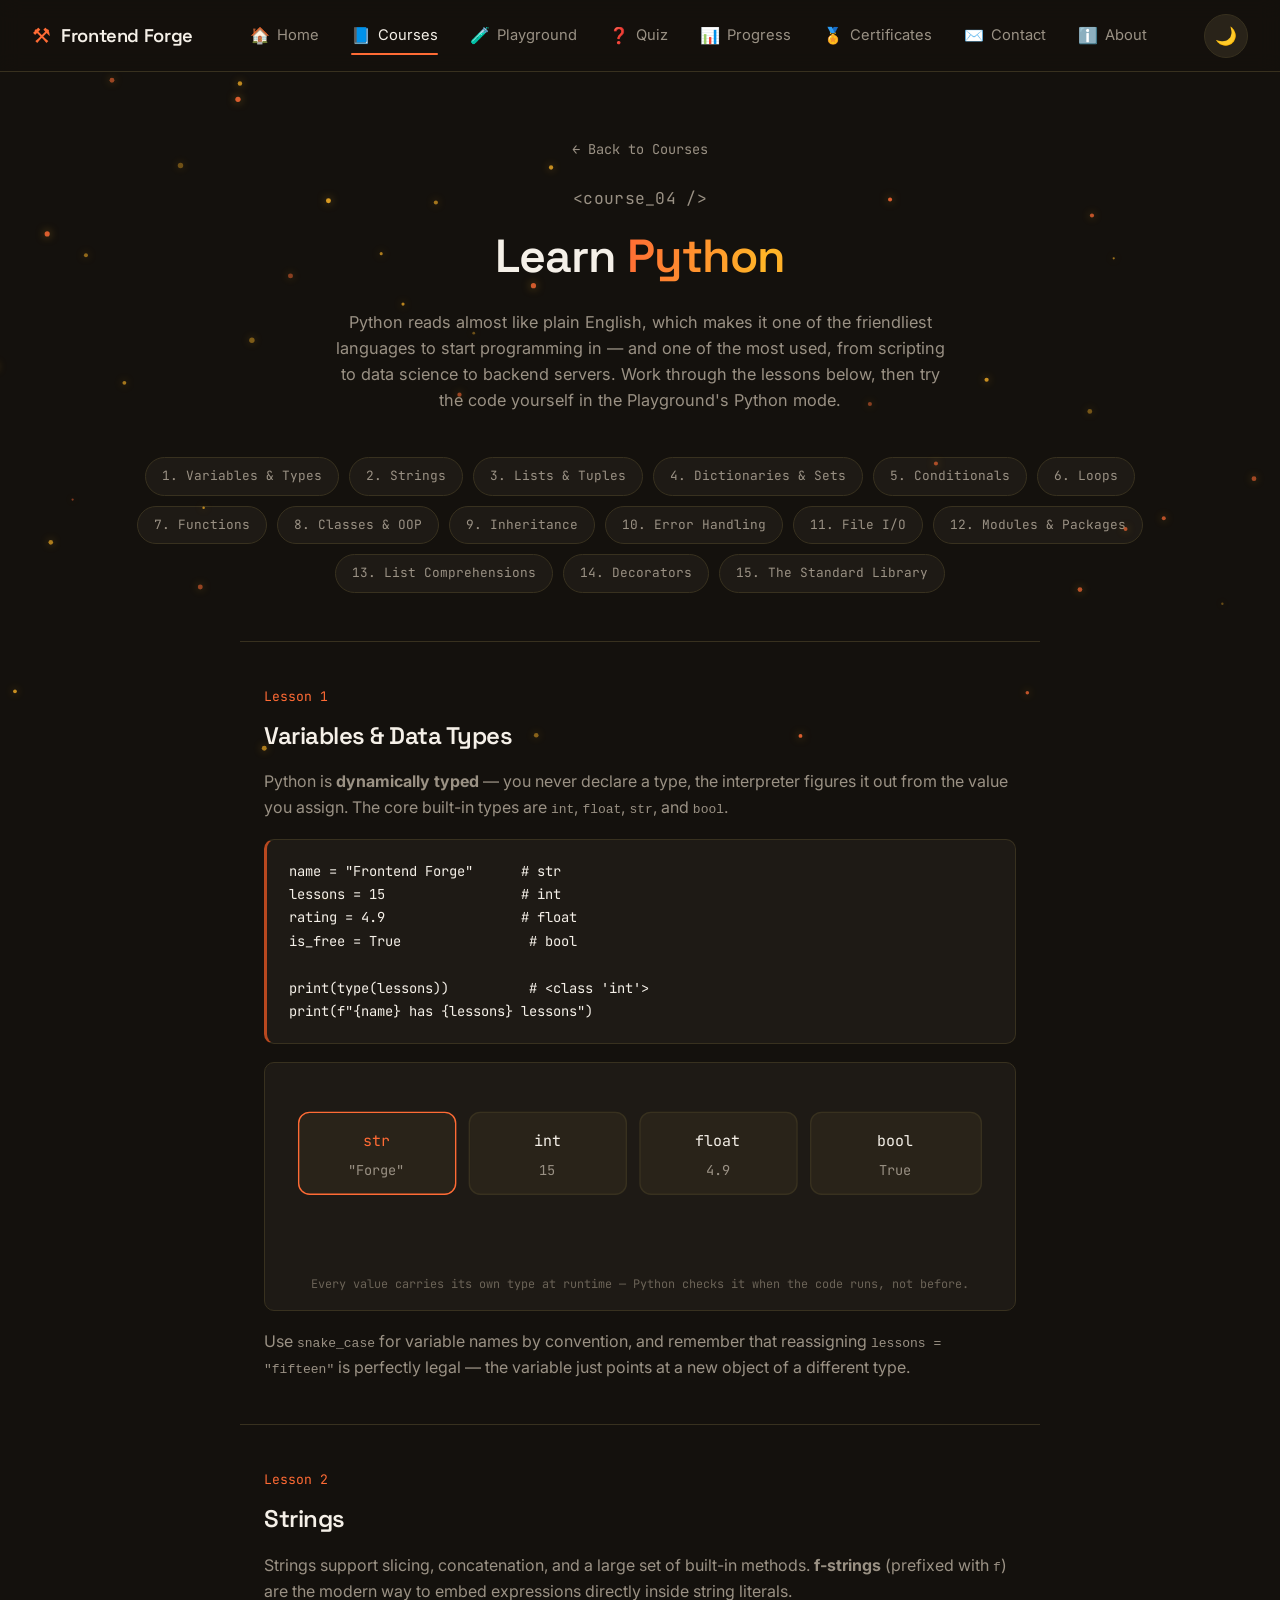
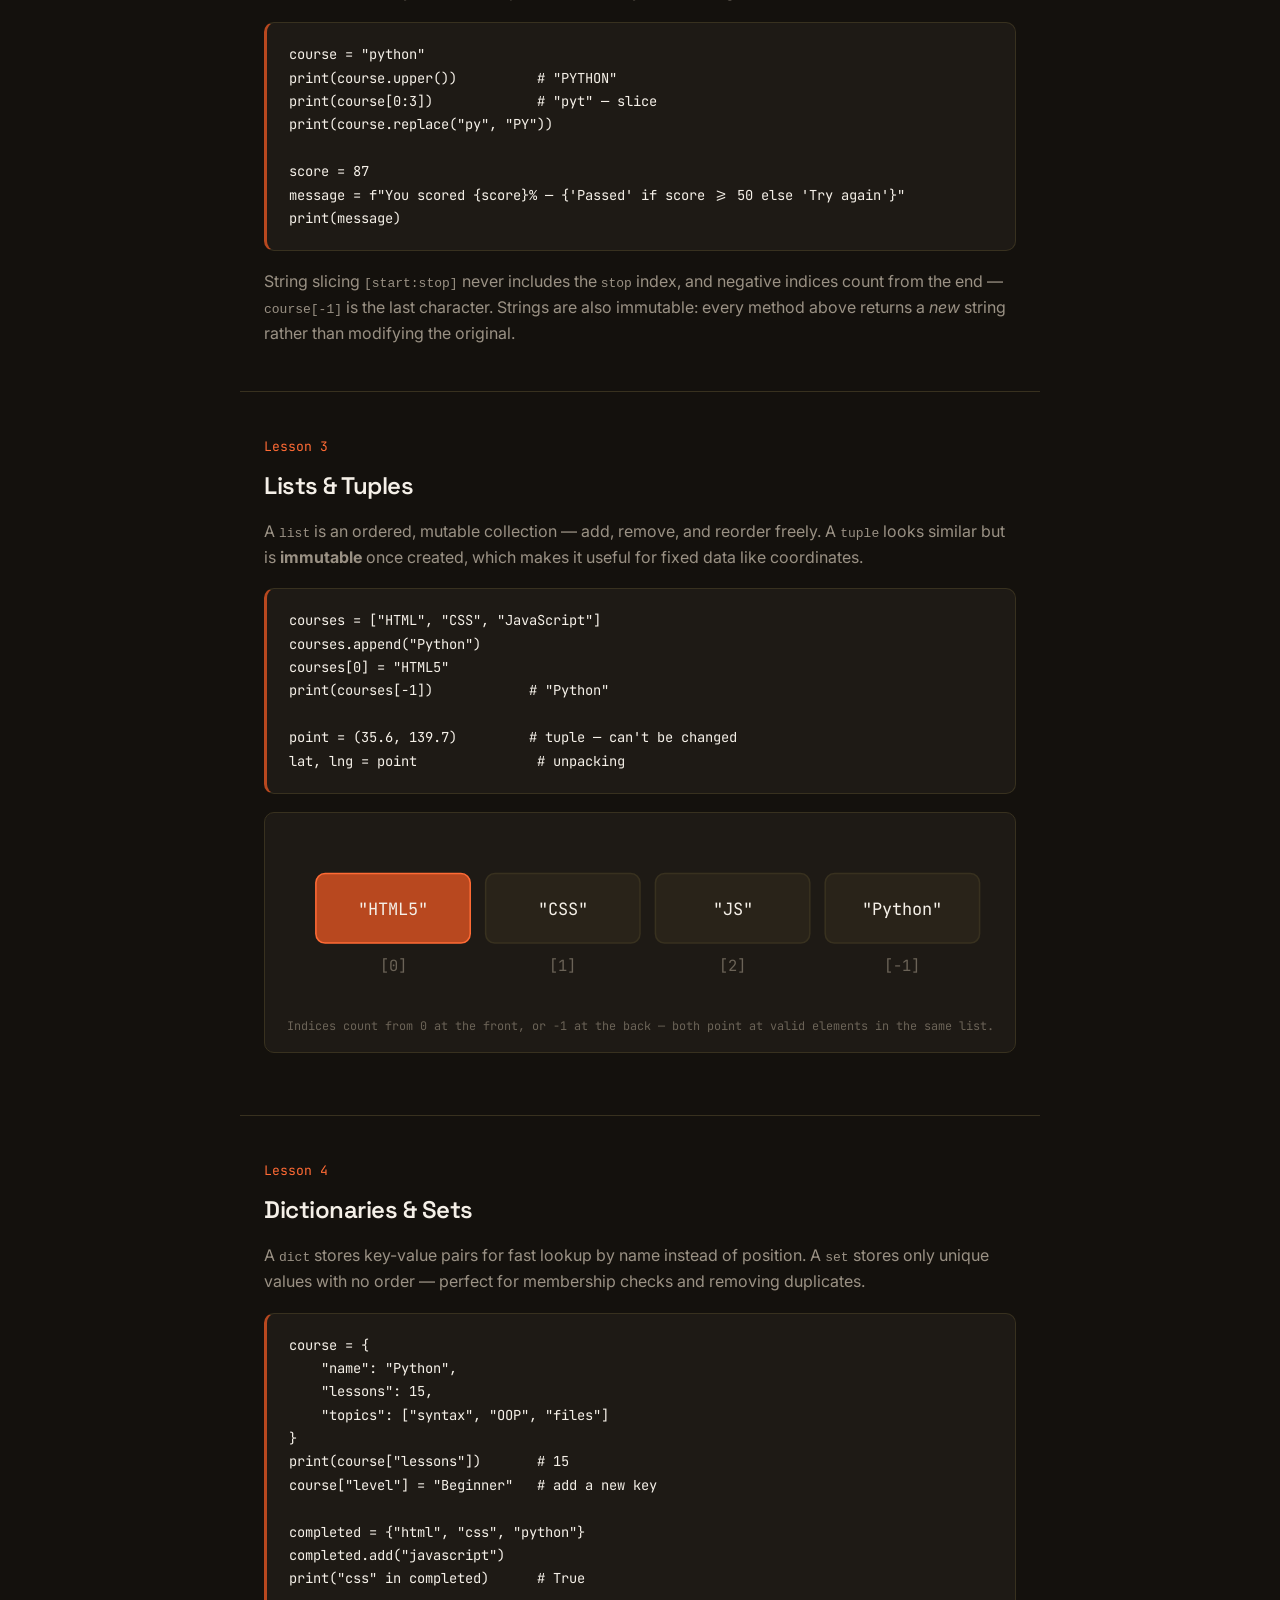
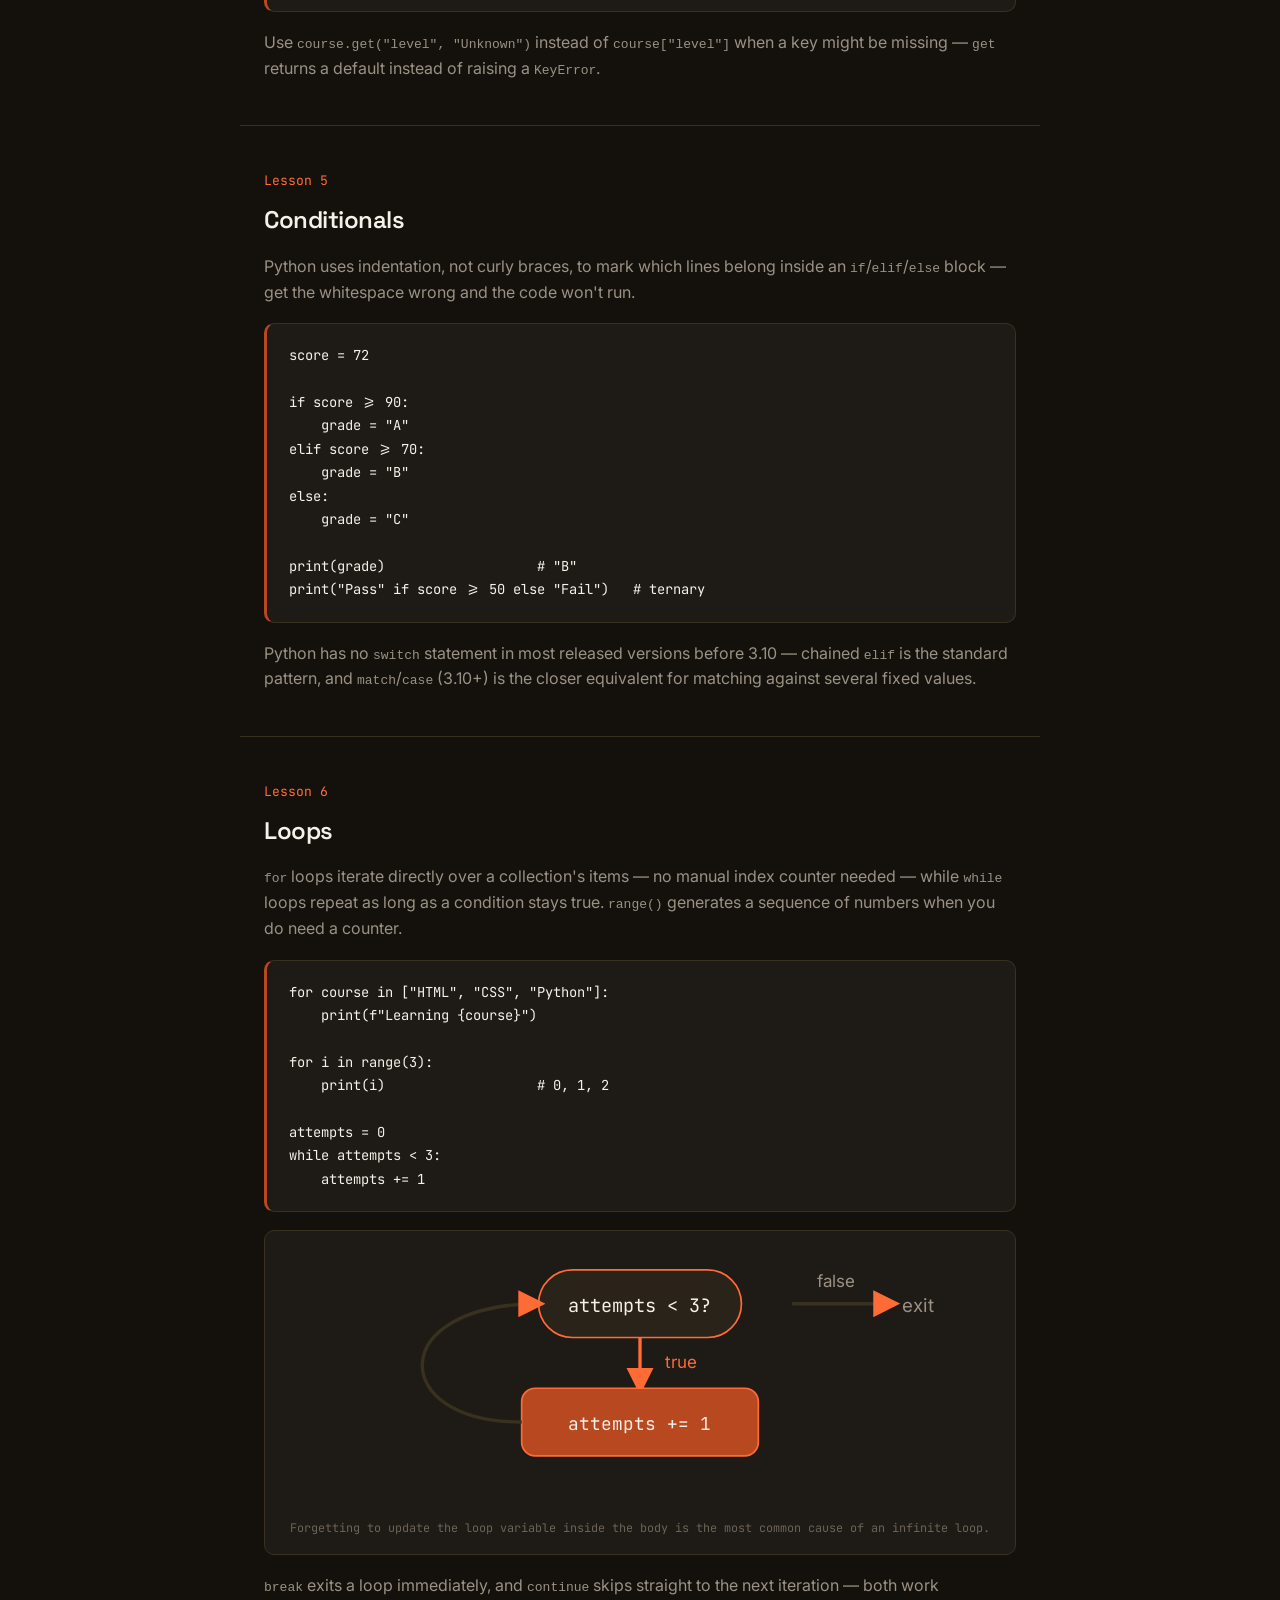
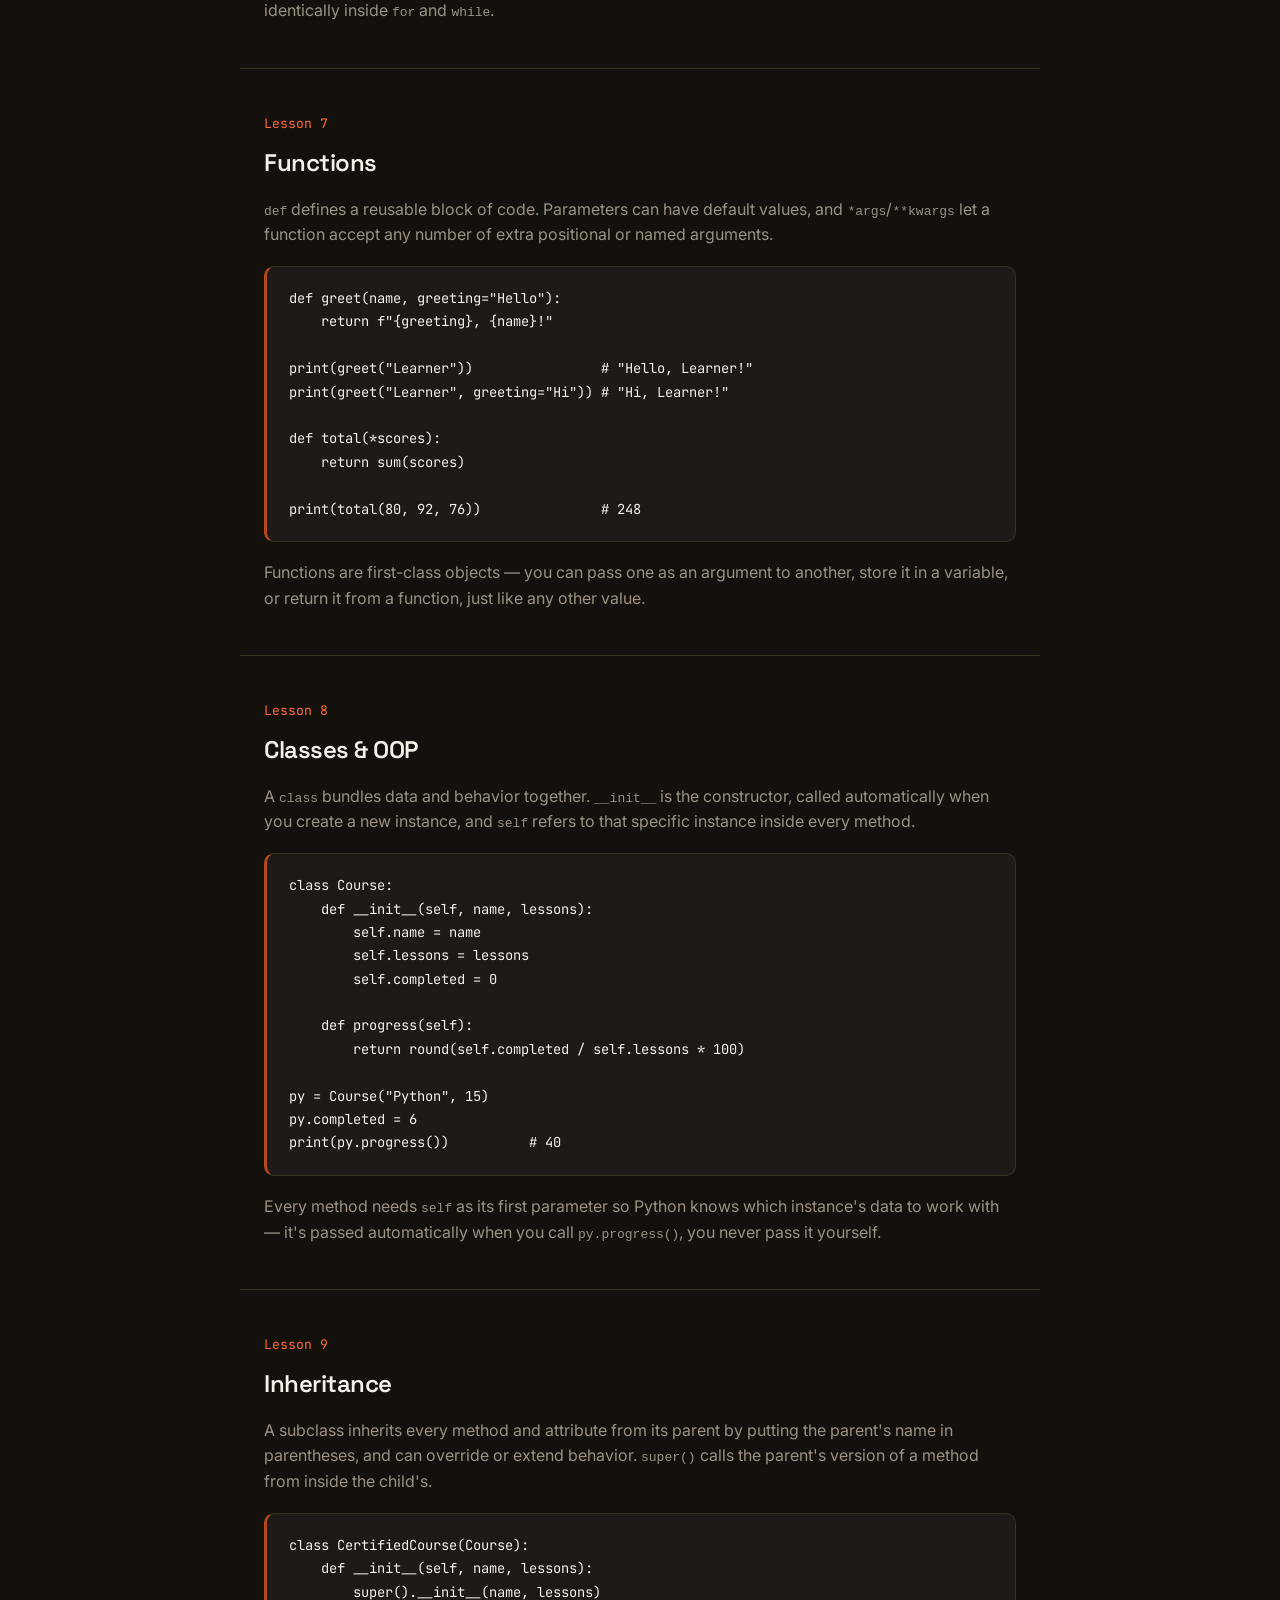
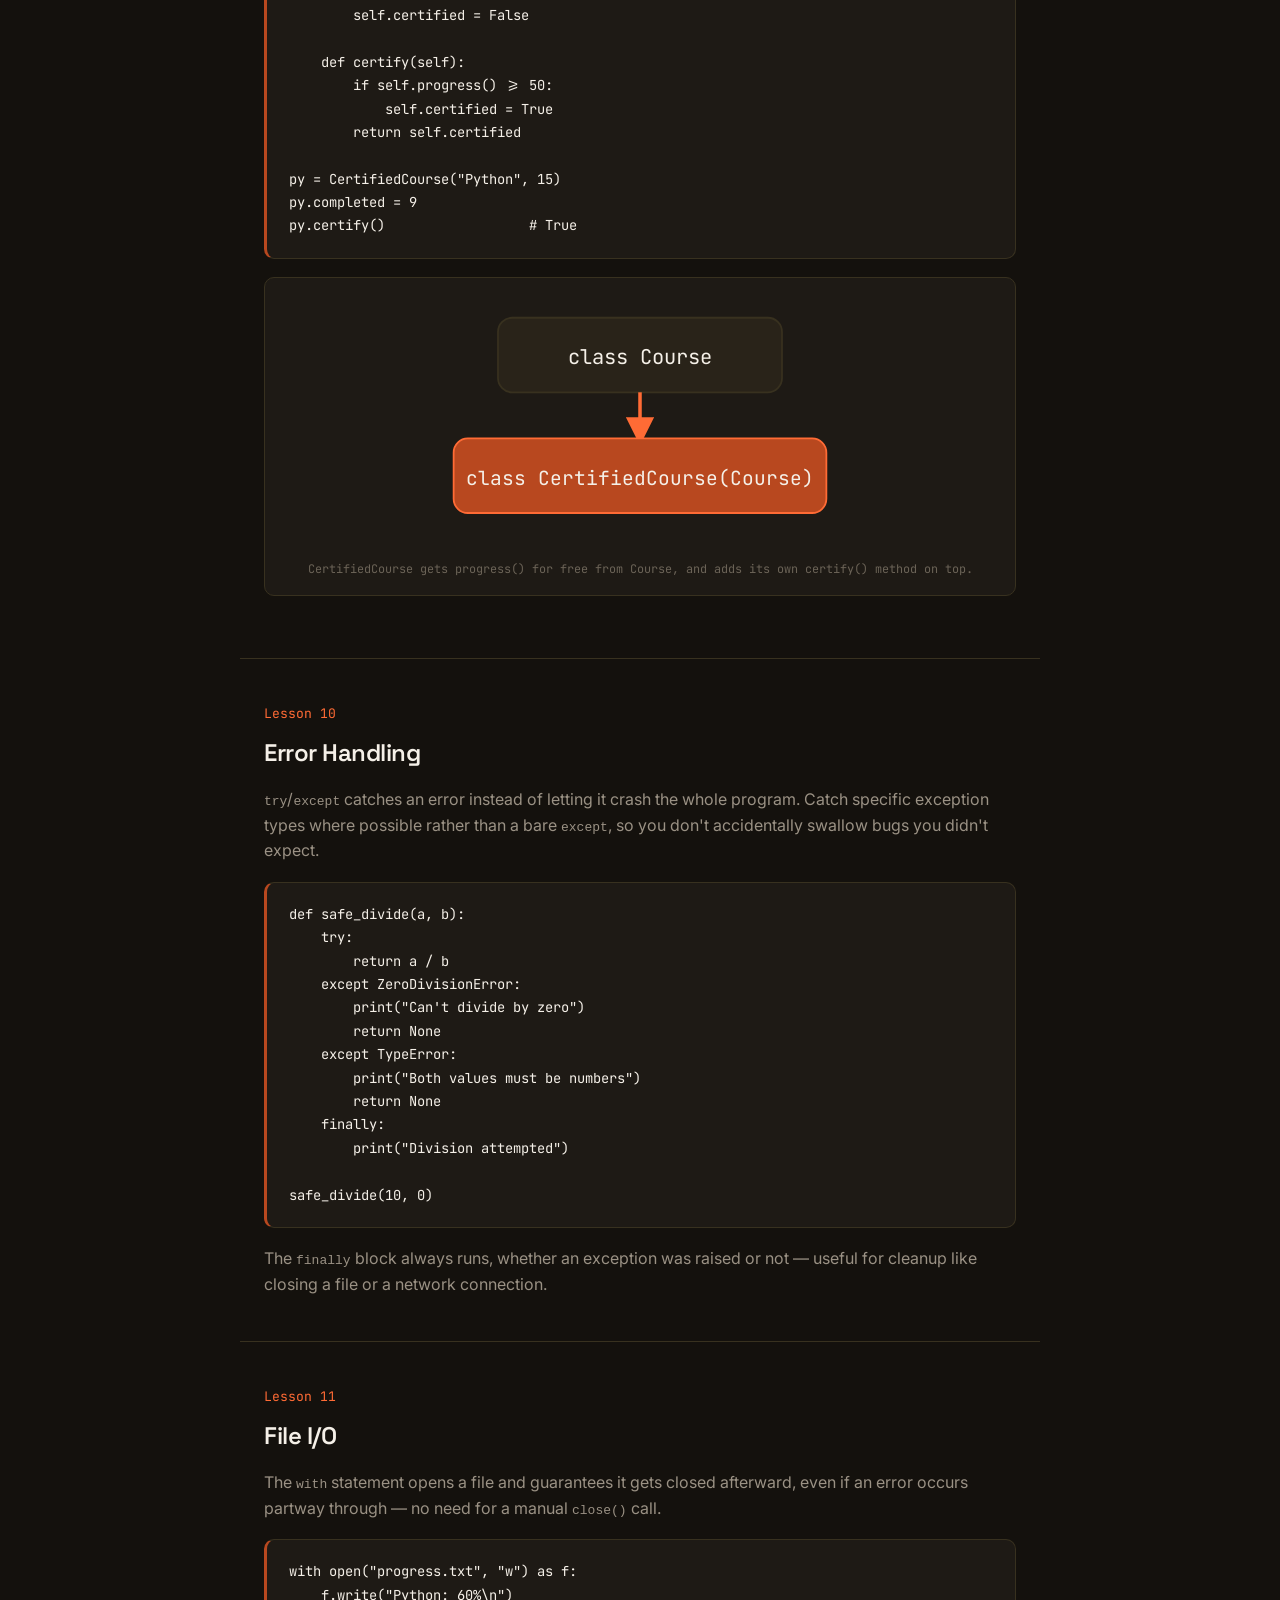
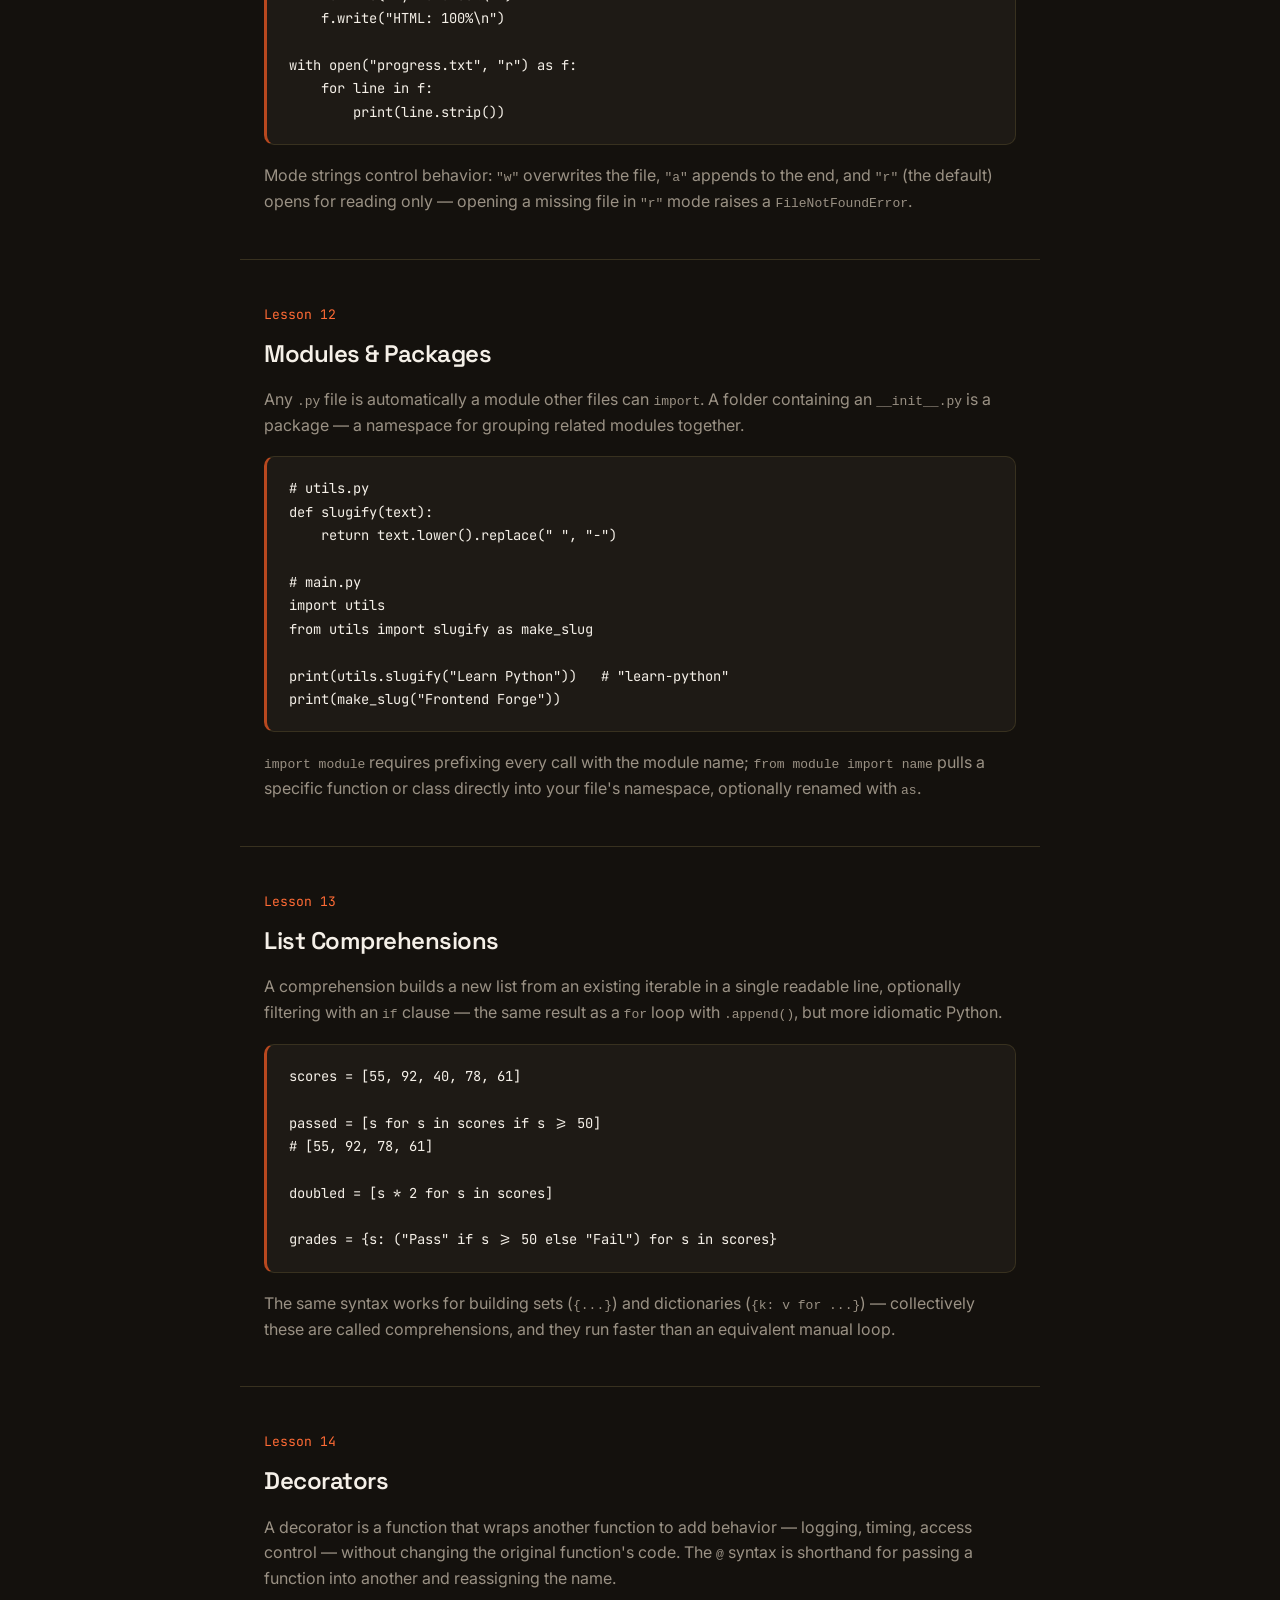
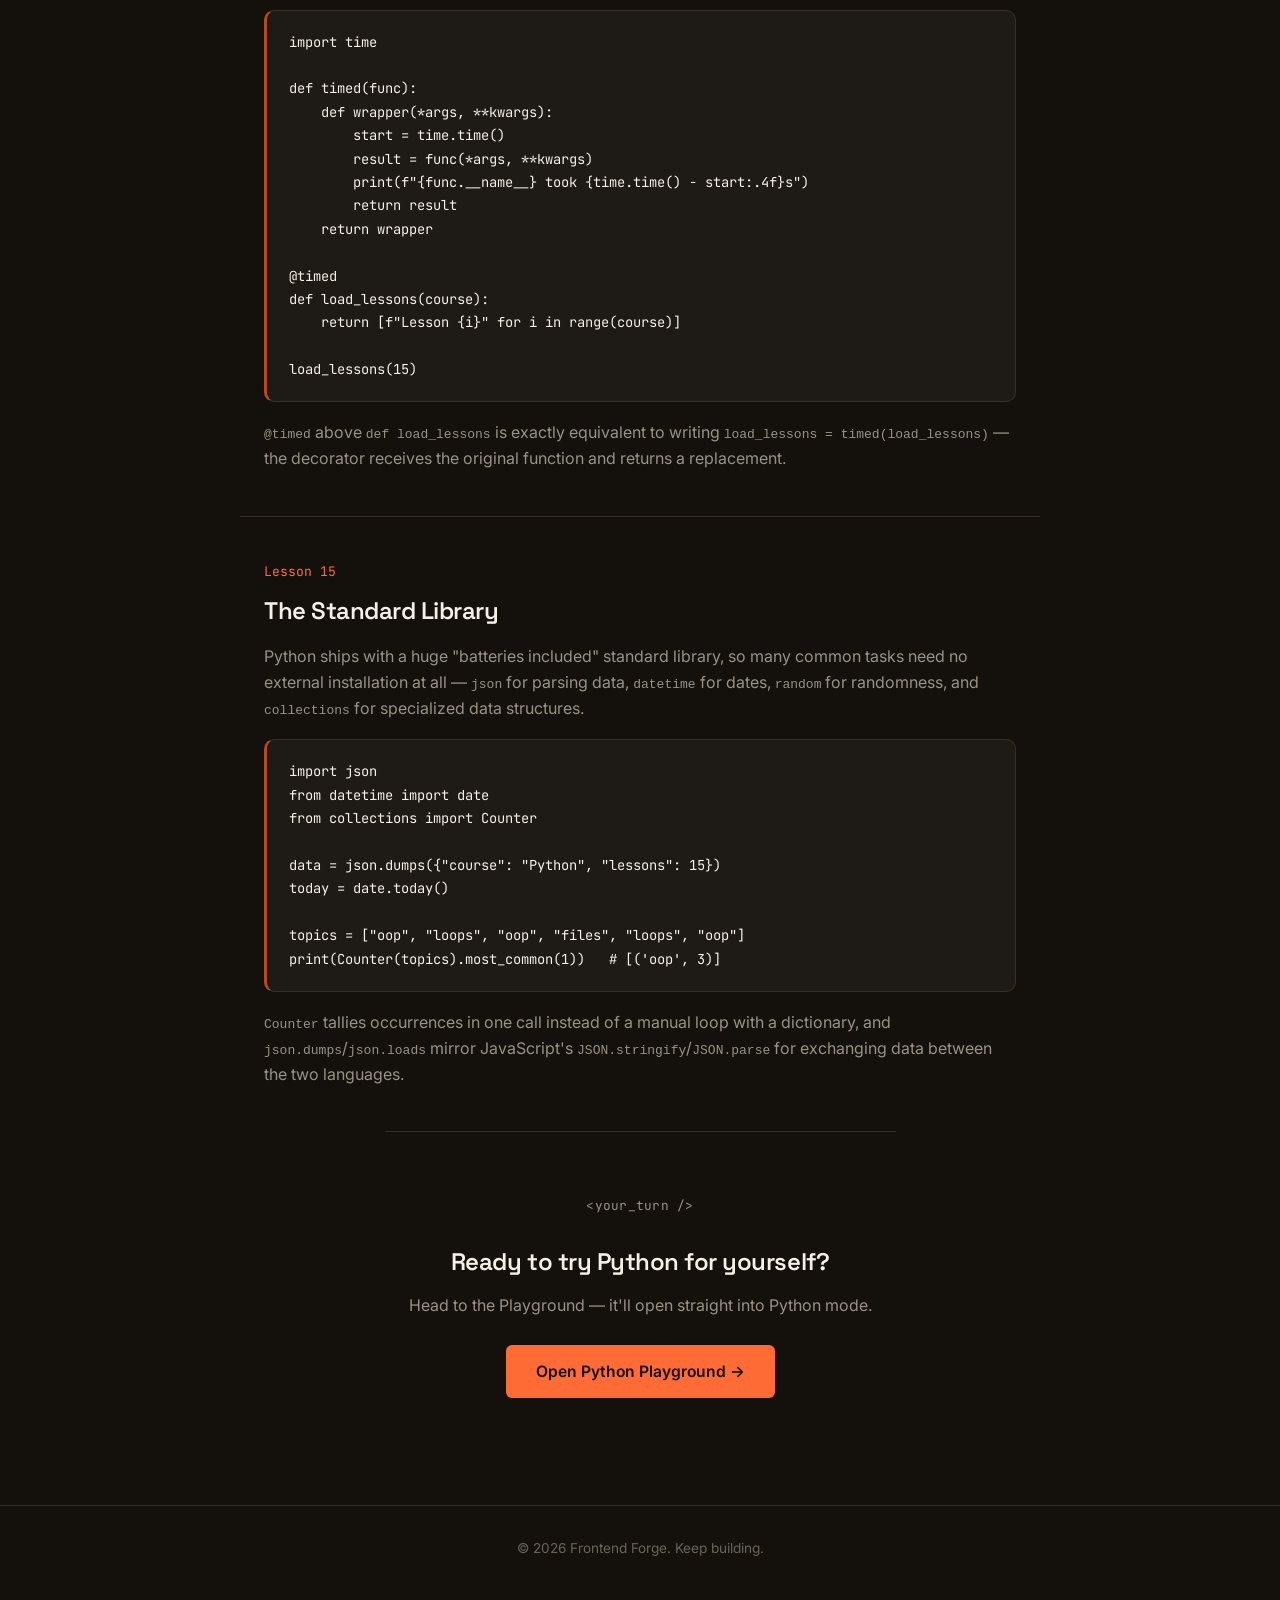
<file: python-course.html>
<!DOCTYPE html>
<html lang="en">
<head>
<meta charset="UTF-8">
<meta name="viewport" content="width=device-width, initial-scale=1.0, viewport-fit=cover">
<title>Learn Python — Frontend Forge</title>
<meta name="description" content="A detailed, example-driven Python course: syntax, data structures, functions, OOP, files and error handling.">

<meta name="theme-color" content="#14110d">
<link rel="manifest" href="manifest.json">
<link rel="icon" href="icon-192.png" type="image/png">
<link rel="apple-touch-icon" href="apple-touch-icon.png">
<meta name="apple-mobile-web-app-capable" content="yes">
<meta name="mobile-web-app-capable" content="yes">
<meta name="apple-mobile-web-app-status-bar-style" content="black-translucent">
<meta name="apple-mobile-web-app-title" content="Forge">

<link rel="stylesheet" href="style.css">
<script defer src="background.js"></script>
<script defer src="course.js"></script>

<link rel="preconnect" href="https://fonts.googleapis.com">
<link rel="preconnect" href="https://fonts.gstatic.com" crossorigin>
<link href="https://fonts.googleapis.com/css2?family=Space+Grotesk:wght@500;600;700&family=Inter:wght@400;500;600;700&family=JetBrains+Mono:wght@400;500;600&display=swap" rel="stylesheet">
</head>

<body>

<canvas id="emberCanvas" aria-hidden="true"></canvas>

<!-- ================= NAVBAR ================= -->
<header>
    <div class="logo">
        <a href="index.html" style="display:flex;align-items:center;gap:10px;">
            <span class="logo-mark" aria-hidden="true">⚒</span>
            <h2>Frontend Forge</h2>
        </a>
    </div>

    <nav id="siteNav">
        <ul id="menu">
            <li><a href="index.html" class="nav-link"><span class="nav-icon" aria-hidden="true">🏠</span><span class="nav-label">Home</span></a></li>
            <li><a href="courses.html" class="nav-link active"><span class="nav-icon" aria-hidden="true">📘</span><span class="nav-label">Courses</span></a></li>
            <li><a href="playground.html" class="nav-link"><span class="nav-icon" aria-hidden="true">🧪</span><span class="nav-label">Playground</span></a></li>
            <li><a href="quiz.html" class="nav-link"><span class="nav-icon" aria-hidden="true">❓</span><span class="nav-label">Quiz</span></a></li>
            <li><a href="progress.html" class="nav-link"><span class="nav-icon" aria-hidden="true">📊</span><span class="nav-label">Progress</span></a></li>
            <li><a href="certificates.html" class="nav-link"><span class="nav-icon" aria-hidden="true">🏅</span><span class="nav-label">Certificates</span></a></li>
            <li><a href="contact.html" class="nav-link"><span class="nav-icon" aria-hidden="true">✉️</span><span class="nav-label">Contact</span></a></li>
            <li><a href="about.html" class="nav-link"><span class="nav-icon" aria-hidden="true">ℹ️</span><span class="nav-label">About</span></a></li>
        </ul>
    </nav>

    <div class="header-actions">
        <button id="themeBtn" aria-label="Toggle light and dark theme">🌙</button>
        <button id="menuBtn" aria-label="Toggle navigation menu" aria-expanded="false">
            <span></span><span></span><span></span>
        </button>
    </div>
</header>

<!-- ================= COURSE HEADER ================= -->
<section class="course-page-header">
    <a class="back-link" href="courses.html">← Back to Courses</a>
    <p class="eyebrow">&lt;course_04 /&gt;</p>
    <h1>Learn <span class="ember-text">Python</span></h1>
    <p>Python reads almost like plain English, which makes it one of the friendliest languages to start programming in — and one of the most used, from scripting to data science to backend servers. Work through the lessons below, then try the code yourself in the Playground's Python mode.</p>
</section>

<nav class="lesson-toc" aria-label="Lesson contents">
    <a href="#l1">1. Variables &amp; Types</a>
    <a href="#l2">2. Strings</a>
    <a href="#l3">3. Lists &amp; Tuples</a>
    <a href="#l4">4. Dictionaries &amp; Sets</a>
    <a href="#l5">5. Conditionals</a>
    <a href="#l6">6. Loops</a>
    <a href="#l7">7. Functions</a>
    <a href="#l8">8. Classes &amp; OOP</a>
    <a href="#l9">9. Inheritance</a>
    <a href="#l10">10. Error Handling</a>
    <a href="#l11">11. File I/O</a>
    <a href="#l12">12. Modules &amp; Packages</a>
    <a href="#l13">13. List Comprehensions</a>
    <a href="#l14">14. Decorators</a>
    <a href="#l15">15. The Standard Library</a>
</nav>

<!-- ================= LESSONS ================= -->
<article>

<section class="lesson" id="l1">
    <span class="lesson-index">Lesson 1</span>
    <h2>Variables &amp; Data Types</h2>
    <p>Python is <strong>dynamically typed</strong> — you never declare a type, the interpreter figures it out from the value you assign. The core built-in types are <code>int</code>, <code>float</code>, <code>str</code>, and <code>bool</code>.</p>
    <div class="lesson-example">name = "Frontend Forge"      # str
lessons = 15                 # int
rating = 4.9                 # float
is_free = True                # bool

print(type(lessons))          # &lt;class 'int'&gt;
print(f"{name} has {lessons} lessons")</div>

    <figure class="lesson-diagram">
      <svg viewBox="0 0 520 130" xmlns="http://www.w3.org/2000/svg" role="img" aria-label="Diagram of four Python variable boxes labeled str, int, float and bool with example values">
        <rect x="10" y="20" width="115" height="60" rx="8" style="fill:var(--surface-2);stroke:var(--ember)"/>
        <text x="67" y="45" text-anchor="middle" style="font-family:'JetBrains Mono',monospace;font-size:11px;fill:var(--ember)">str</text>
        <text x="67" y="66" text-anchor="middle" style="font-family:'JetBrains Mono',monospace;font-size:10px;fill:var(--text-muted)">"Forge"</text>
        <rect x="135" y="20" width="115" height="60" rx="8" style="fill:var(--surface-2);stroke:var(--border)"/>
        <text x="192" y="45" text-anchor="middle" style="font-family:'JetBrains Mono',monospace;font-size:11px;fill:var(--text)">int</text>
        <text x="192" y="66" text-anchor="middle" style="font-family:'JetBrains Mono',monospace;font-size:10px;fill:var(--text-muted)">15</text>
        <rect x="260" y="20" width="115" height="60" rx="8" style="fill:var(--surface-2);stroke:var(--border)"/>
        <text x="317" y="45" text-anchor="middle" style="font-family:'JetBrains Mono',monospace;font-size:11px;fill:var(--text)">float</text>
        <text x="317" y="66" text-anchor="middle" style="font-family:'JetBrains Mono',monospace;font-size:10px;fill:var(--text-muted)">4.9</text>
        <rect x="385" y="20" width="125" height="60" rx="8" style="fill:var(--surface-2);stroke:var(--border)"/>
        <text x="447" y="45" text-anchor="middle" style="font-family:'JetBrains Mono',monospace;font-size:11px;fill:var(--text)">bool</text>
        <text x="447" y="66" text-anchor="middle" style="font-family:'JetBrains Mono',monospace;font-size:10px;fill:var(--text-muted)">True</text>
      </svg>
      <figcaption>Every value carries its own type at runtime — Python checks it when the code runs, not before.</figcaption>
    </figure>
    <p>Use <code>snake_case</code> for variable names by convention, and remember that reassigning <code>lessons = "fifteen"</code> is perfectly legal — the variable just points at a new object of a different type.</p>
</section>

<section class="lesson" id="l2">
    <span class="lesson-index">Lesson 2</span>
    <h2>Strings</h2>
    <p>Strings support slicing, concatenation, and a large set of built-in methods. <strong>f-strings</strong> (prefixed with <code>f</code>) are the modern way to embed expressions directly inside string literals.</p>
    <div class="lesson-example">course = "python"
print(course.upper())          # "PYTHON"
print(course[0:3])             # "pyt" — slice
print(course.replace("py", "PY"))

score = 87
message = f"You scored {score}% — {'Passed' if score >= 50 else 'Try again'}"
print(message)</div>
    <p>String slicing <code>[start:stop]</code> never includes the <code>stop</code> index, and negative indices count from the end — <code>course[-1]</code> is the last character. Strings are also immutable: every method above returns a <em>new</em> string rather than modifying the original.</p>
</section>

<section class="lesson" id="l3">
    <span class="lesson-index">Lesson 3</span>
    <h2>Lists &amp; Tuples</h2>
    <p>A <code>list</code> is an ordered, mutable collection — add, remove, and reorder freely. A <code>tuple</code> looks similar but is <strong>immutable</strong> once created, which makes it useful for fixed data like coordinates.</p>
    <div class="lesson-example">courses = ["HTML", "CSS", "JavaScript"]
courses.append("Python")
courses[0] = "HTML5"
print(courses[-1])            # "Python"

point = (35.6, 139.7)         # tuple — can't be changed
lat, lng = point               # unpacking</div>

    <figure class="lesson-diagram">
      <svg viewBox="0 0 460 110" xmlns="http://www.w3.org/2000/svg" role="img" aria-label="Diagram of a Python list as four indexed boxes 0 to 3">
        <rect x="20" y="25" width="100" height="45" rx="6" style="fill:var(--ember-dim);stroke:var(--ember)"/>
        <text x="70" y="52" text-anchor="middle" style="font-family:'JetBrains Mono',monospace;font-size:11px;fill:var(--text)">"HTML5"</text>
        <text x="70" y="88" text-anchor="middle" style="font-family:'JetBrains Mono',monospace;font-size:10px;fill:var(--text-dim)">[0]</text>
        <rect x="130" y="25" width="100" height="45" rx="6" style="fill:var(--surface-2);stroke:var(--border)"/>
        <text x="180" y="52" text-anchor="middle" style="font-family:'JetBrains Mono',monospace;font-size:11px;fill:var(--text)">"CSS"</text>
        <text x="180" y="88" text-anchor="middle" style="font-family:'JetBrains Mono',monospace;font-size:10px;fill:var(--text-dim)">[1]</text>
        <rect x="240" y="25" width="100" height="45" rx="6" style="fill:var(--surface-2);stroke:var(--border)"/>
        <text x="290" y="52" text-anchor="middle" style="font-family:'JetBrains Mono',monospace;font-size:11px;fill:var(--text)">"JS"</text>
        <text x="290" y="88" text-anchor="middle" style="font-family:'JetBrains Mono',monospace;font-size:10px;fill:var(--text-dim)">[2]</text>
        <rect x="350" y="25" width="100" height="45" rx="6" style="fill:var(--surface-2);stroke:var(--border)"/>
        <text x="400" y="52" text-anchor="middle" style="font-family:'JetBrains Mono',monospace;font-size:11px;fill:var(--text)">"Python"</text>
        <text x="400" y="88" text-anchor="middle" style="font-family:'JetBrains Mono',monospace;font-size:10px;fill:var(--text-dim)">[-1]</text>
      </svg>
      <figcaption>Indices count from 0 at the front, or -1 at the back — both point at valid elements in the same list.</figcaption>
    </figure>
</section>

<section class="lesson" id="l4">
    <span class="lesson-index">Lesson 4</span>
    <h2>Dictionaries &amp; Sets</h2>
    <p>A <code>dict</code> stores key-value pairs for fast lookup by name instead of position. A <code>set</code> stores only unique values with no order — perfect for membership checks and removing duplicates.</p>
    <div class="lesson-example">course = {
    "name": "Python",
    "lessons": 15,
    "topics": ["syntax", "OOP", "files"]
}
print(course["lessons"])       # 15
course["level"] = "Beginner"   # add a new key

completed = {"html", "css", "python"}
completed.add("javascript")
print("css" in completed)      # True</div>
    <p>Use <code>course.get("level", "Unknown")</code> instead of <code>course["level"]</code> when a key might be missing — <code>get</code> returns a default instead of raising a <code>KeyError</code>.</p>
</section>

<section class="lesson" id="l5">
    <span class="lesson-index">Lesson 5</span>
    <h2>Conditionals</h2>
    <p>Python uses indentation, not curly braces, to mark which lines belong inside an <code>if</code>/<code>elif</code>/<code>else</code> block — get the whitespace wrong and the code won't run.</p>
    <div class="lesson-example">score = 72

if score >= 90:
    grade = "A"
elif score >= 70:
    grade = "B"
else:
    grade = "C"

print(grade)                   # "B"
print("Pass" if score >= 50 else "Fail")   # ternary</div>
    <p>Python has no <code>switch</code> statement in most released versions before 3.10 — chained <code>elif</code> is the standard pattern, and <code>match</code>/<code>case</code> (3.10+) is the closer equivalent for matching against several fixed values.</p>
</section>

<section class="lesson" id="l6">
    <span class="lesson-index">Lesson 6</span>
    <h2>Loops</h2>
    <p><code>for</code> loops iterate directly over a collection's items — no manual index counter needed — while <code>while</code> loops repeat as long as a condition stays true. <code>range()</code> generates a sequence of numbers when you do need a counter.</p>
    <div class="lesson-example">for course in ["HTML", "CSS", "Python"]:
    print(f"Learning {course}")

for i in range(3):
    print(i)                   # 0, 1, 2

attempts = 0
while attempts &lt; 3:
    attempts += 1</div>

    <figure class="lesson-diagram">
      <svg viewBox="0 0 420 150" xmlns="http://www.w3.org/2000/svg" role="img" aria-label="Flowchart of a while loop: check condition, if true run body and loop back, if false exit">
        <rect x="150" y="10" width="120" height="40" rx="20" style="fill:var(--surface-2);stroke:var(--ember)"/>
        <text x="210" y="35" text-anchor="middle" style="font-family:'JetBrains Mono',monospace;font-size:11px;fill:var(--text)">attempts &lt; 3?</text>
        <line x1="210" y1="50" x2="210" y2="80" style="stroke:var(--ember);stroke-width:2" marker-end="url(#pa)"/>
        <text x="225" y="68" style="font-family:'Inter',sans-serif;font-size:10px;fill:var(--ember)">true</text>
        <rect x="140" y="80" width="140" height="40" rx="8" style="fill:var(--ember-dim);stroke:var(--ember)"/>
        <text x="210" y="105" text-anchor="middle" style="font-family:'JetBrains Mono',monospace;font-size:10.5px;fill:var(--text)">attempts += 1</text>
        <path d="M140,100 C60,100 60,30 150,30" style="fill:none;stroke:var(--border);stroke-width:2" marker-end="url(#pa)"/>
        <line x1="300" y1="30" x2="360" y2="30" style="stroke:var(--border);stroke-width:2" marker-end="url(#pa)"/>
        <text x="315" y="20" style="font-family:'Inter',sans-serif;font-size:10px;fill:var(--text-muted)">false</text>
        <text x="365" y="35" style="font-family:'Inter',sans-serif;font-size:11px;fill:var(--text-muted)">exit</text>
        <defs><marker id="pa" markerWidth="8" markerHeight="8" refX="6" refY="4" orient="auto"><path d="M0,0 L8,4 L0,8 z" style="fill:var(--ember)"/></marker></defs>
      </svg>
      <figcaption>Forgetting to update the loop variable inside the body is the most common cause of an infinite loop.</figcaption>
    </figure>
    <p><code>break</code> exits a loop immediately, and <code>continue</code> skips straight to the next iteration — both work identically inside <code>for</code> and <code>while</code>.</p>
</section>

<section class="lesson" id="l7">
    <span class="lesson-index">Lesson 7</span>
    <h2>Functions</h2>
    <p><code>def</code> defines a reusable block of code. Parameters can have default values, and <code>*args</code>/<code>**kwargs</code> let a function accept any number of extra positional or named arguments.</p>
    <div class="lesson-example">def greet(name, greeting="Hello"):
    return f"{greeting}, {name}!"

print(greet("Learner"))                # "Hello, Learner!"
print(greet("Learner", greeting="Hi")) # "Hi, Learner!"

def total(*scores):
    return sum(scores)

print(total(80, 92, 76))               # 248</div>
    <p>Functions are first-class objects — you can pass one as an argument to another, store it in a variable, or return it from a function, just like any other value.</p>
</section>

<section class="lesson" id="l8">
    <span class="lesson-index">Lesson 8</span>
    <h2>Classes &amp; OOP</h2>
    <p>A <code>class</code> bundles data and behavior together. <code>__init__</code> is the constructor, called automatically when you create a new instance, and <code>self</code> refers to that specific instance inside every method.</p>
    <div class="lesson-example">class Course:
    def __init__(self, name, lessons):
        self.name = name
        self.lessons = lessons
        self.completed = 0

    def progress(self):
        return round(self.completed / self.lessons * 100)

py = Course("Python", 15)
py.completed = 6
print(py.progress())          # 40</div>
    <p>Every method needs <code>self</code> as its first parameter so Python knows which instance's data to work with — it's passed automatically when you call <code>py.progress()</code>, you never pass it yourself.</p>
</section>

<section class="lesson" id="l9">
    <span class="lesson-index">Lesson 9</span>
    <h2>Inheritance</h2>
    <p>A subclass inherits every method and attribute from its parent by putting the parent's name in parentheses, and can override or extend behavior. <code>super()</code> calls the parent's version of a method from inside the child's.</p>
    <div class="lesson-example">class CertifiedCourse(Course):
    def __init__(self, name, lessons):
        super().__init__(name, lessons)
        self.certified = False

    def certify(self):
        if self.progress() >= 50:
            self.certified = True
        return self.certified

py = CertifiedCourse("Python", 15)
py.completed = 9
py.certify()                  # True</div>

    <figure class="lesson-diagram">
      <svg viewBox="0 0 400 140" xmlns="http://www.w3.org/2000/svg" role="img" aria-label="Diagram of Course class at top with CertifiedCourse inheriting from it below">
        <rect x="120" y="10" width="160" height="42" rx="8" style="fill:var(--surface-2);stroke:var(--border)"/>
        <text x="200" y="36" text-anchor="middle" style="font-family:'JetBrains Mono',monospace;font-size:11.5px;fill:var(--text)">class Course</text>
        <line x1="200" y1="52" x2="200" y2="78" style="stroke:var(--ember);stroke-width:2" marker-end="url(#pb)"/>
        <rect x="95" y="78" width="210" height="42" rx="8" style="fill:var(--ember-dim);stroke:var(--ember)"/>
        <text x="200" y="104" text-anchor="middle" style="font-family:'JetBrains Mono',monospace;font-size:11px;fill:var(--text)">class CertifiedCourse(Course)</text>
        <defs><marker id="pb" markerWidth="8" markerHeight="8" refX="6" refY="4" orient="auto"><path d="M0,0 L8,4 L0,8 z" style="fill:var(--ember)"/></marker></defs>
      </svg>
      <figcaption>CertifiedCourse gets progress() for free from Course, and adds its own certify() method on top.</figcaption>
    </figure>
</section>

<section class="lesson" id="l10">
    <span class="lesson-index">Lesson 10</span>
    <h2>Error Handling</h2>
    <p><code>try</code>/<code>except</code> catches an error instead of letting it crash the whole program. Catch specific exception types where possible rather than a bare <code>except</code>, so you don't accidentally swallow bugs you didn't expect.</p>
    <div class="lesson-example">def safe_divide(a, b):
    try:
        return a / b
    except ZeroDivisionError:
        print("Can't divide by zero")
        return None
    except TypeError:
        print("Both values must be numbers")
        return None
    finally:
        print("Division attempted")

safe_divide(10, 0)</div>
    <p>The <code>finally</code> block always runs, whether an exception was raised or not — useful for cleanup like closing a file or a network connection.</p>
</section>

<section class="lesson" id="l11">
    <span class="lesson-index">Lesson 11</span>
    <h2>File I/O</h2>
    <p>The <code>with</code> statement opens a file and guarantees it gets closed afterward, even if an error occurs partway through — no need for a manual <code>close()</code> call.</p>
    <div class="lesson-example">with open("progress.txt", "w") as f:
    f.write("Python: 60%\n")
    f.write("HTML: 100%\n")

with open("progress.txt", "r") as f:
    for line in f:
        print(line.strip())</div>
    <p>Mode strings control behavior: <code>"w"</code> overwrites the file, <code>"a"</code> appends to the end, and <code>"r"</code> (the default) opens for reading only — opening a missing file in <code>"r"</code> mode raises a <code>FileNotFoundError</code>.</p>
</section>

<section class="lesson" id="l12">
    <span class="lesson-index">Lesson 12</span>
    <h2>Modules &amp; Packages</h2>
    <p>Any <code>.py</code> file is automatically a module other files can <code>import</code>. A folder containing an <code>__init__.py</code> is a package — a namespace for grouping related modules together.</p>
    <div class="lesson-example"># utils.py
def slugify(text):
    return text.lower().replace(" ", "-")

# main.py
import utils
from utils import slugify as make_slug

print(utils.slugify("Learn Python"))   # "learn-python"
print(make_slug("Frontend Forge"))</div>
    <p><code>import module</code> requires prefixing every call with the module name; <code>from module import name</code> pulls a specific function or class directly into your file's namespace, optionally renamed with <code>as</code>.</p>
</section>

<section class="lesson" id="l13">
    <span class="lesson-index">Lesson 13</span>
    <h2>List Comprehensions</h2>
    <p>A comprehension builds a new list from an existing iterable in a single readable line, optionally filtering with an <code>if</code> clause — the same result as a <code>for</code> loop with <code>.append()</code>, but more idiomatic Python.</p>
    <div class="lesson-example">scores = [55, 92, 40, 78, 61]

passed = [s for s in scores if s >= 50]
# [55, 92, 78, 61]

doubled = [s * 2 for s in scores]

grades = {s: ("Pass" if s >= 50 else "Fail") for s in scores}</div>
    <p>The same syntax works for building sets (<code>{...}</code>) and dictionaries (<code>{k: v for ...}</code>) — collectively these are called comprehensions, and they run faster than an equivalent manual loop.</p>
</section>

<section class="lesson" id="l14">
    <span class="lesson-index">Lesson 14</span>
    <h2>Decorators</h2>
    <p>A decorator is a function that wraps another function to add behavior — logging, timing, access control — without changing the original function's code. The <code>@</code> syntax is shorthand for passing a function into another and reassigning the name.</p>
    <div class="lesson-example">import time

def timed(func):
    def wrapper(*args, **kwargs):
        start = time.time()
        result = func(*args, **kwargs)
        print(f"{func.__name__} took {time.time() - start:.4f}s")
        return result
    return wrapper

@timed
def load_lessons(course):
    return [f"Lesson {i}" for i in range(course)]

load_lessons(15)</div>
    <p><code>@timed</code> above <code>def load_lessons</code> is exactly equivalent to writing <code>load_lessons = timed(load_lessons)</code> — the decorator receives the original function and returns a replacement.</p>
</section>

<section class="lesson" id="l15">
    <span class="lesson-index">Lesson 15</span>
    <h2>The Standard Library</h2>
    <p>Python ships with a huge "batteries included" standard library, so many common tasks need no external installation at all — <code>json</code> for parsing data, <code>datetime</code> for dates, <code>random</code> for randomness, and <code>collections</code> for specialized data structures.</p>
    <div class="lesson-example">import json
from datetime import date
from collections import Counter

data = json.dumps({"course": "Python", "lessons": 15})
today = date.today()

topics = ["oop", "loops", "oop", "files", "loops", "oop"]
print(Counter(topics).most_common(1))   # [('oop', 3)]</div>
    <p><code>Counter</code> tallies occurrences in one call instead of a manual loop with a dictionary, and <code>json.dumps</code>/<code>json.loads</code> mirror JavaScript's <code>JSON.stringify</code>/<code>JSON.parse</code> for exchanging data between the two languages.</p>
</section>

</article>

<!-- ================= PRACTICE CTA ================= -->
<section class="practice-cta">
    <p class="eyebrow center">&lt;your_turn /&gt;</p>
    <h2>Ready to try Python for yourself?</h2>
    <p>Head to the Playground — it'll open straight into Python mode.</p>
    <a class="startBtn" href="playground.html?mode=python">Open Python Playground →</a>
</section>

<footer>
    <p>&copy; <span id="year"></span> Frontend Forge. Keep building.</p>
</footer>

<button id="backToTopBtn" class="back-to-top" aria-label="Back to top" title="Back to top">
    <svg viewBox="0 0 24 24" fill="none" stroke="currentColor" stroke-width="2.2" stroke-linecap="round" stroke-linejoin="round"><path d="M12 19V6"/><path d="M6 12l6-6 6 6"/></svg>
</button>

</body>
</html>
</file>
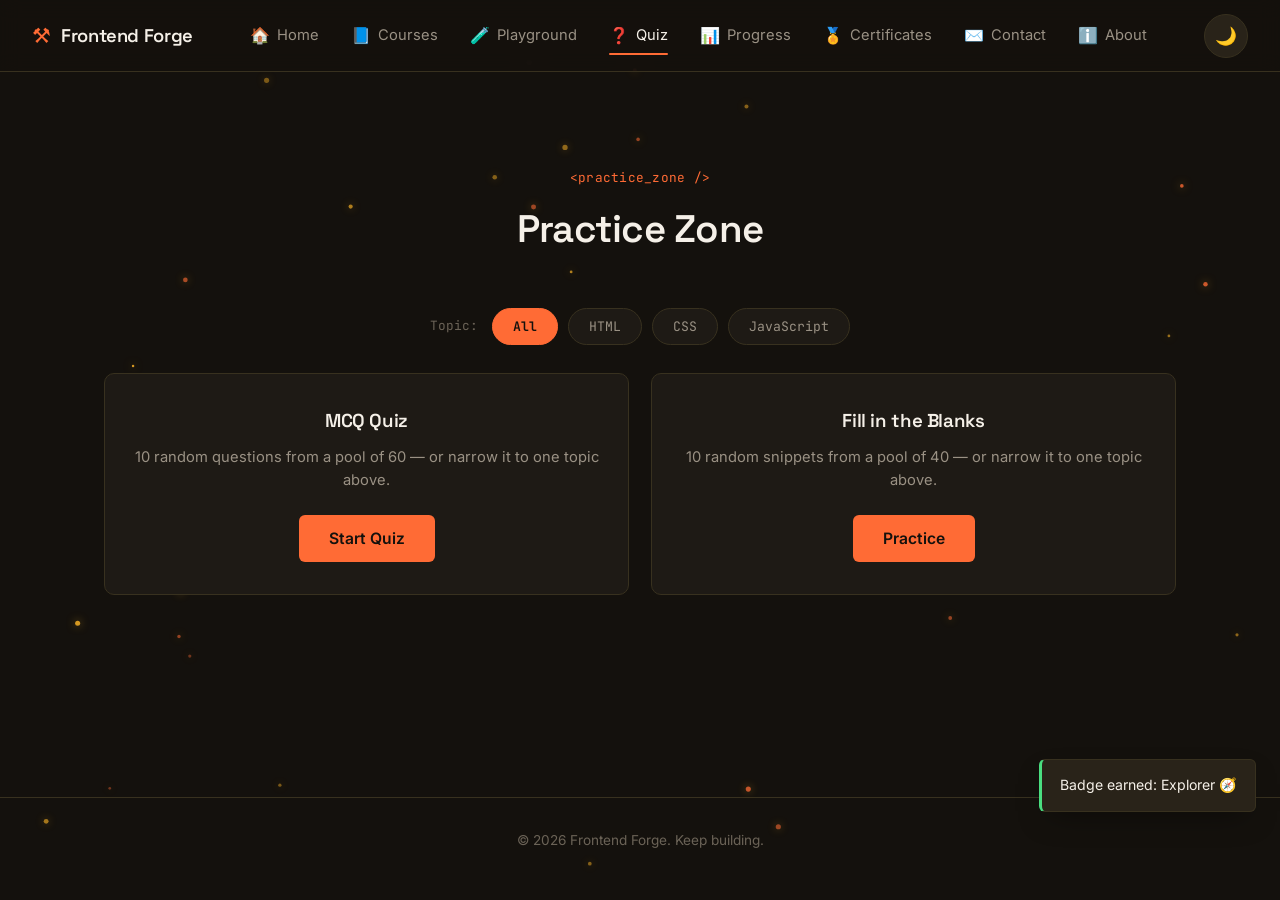
<file: quiz.html>
<!DOCTYPE html>
<html lang="en">
<head>
<meta charset="UTF-8">
<meta name="viewport" content="width=device-width, initial-scale=1.0, viewport-fit=cover">
<title>Practice Zone — Frontend Forge</title>
<meta name="description" content="Test your knowledge with MCQ quizzes and fill-in-the-blank practice.">

<!-- Mobile / PWA — lets the site be added to the home screen on
     Android and iOS and gives it an app-like theme color / status bar. -->
<meta name="theme-color" content="#14110d">
<link rel="manifest" href="manifest.json">
<link rel="icon" href="icon-192.png" type="image/png">
<link rel="apple-touch-icon" href="apple-touch-icon.png">
<meta name="apple-mobile-web-app-capable" content="yes">
<meta name="mobile-web-app-capable" content="yes">
<meta name="apple-mobile-web-app-status-bar-style" content="black-translucent">
<meta name="apple-mobile-web-app-title" content="Forge">

<link rel="stylesheet" href="style.css">
<script defer src="background.js"></script>
<script defer src="script.js"></script>

<link rel="preconnect" href="https://fonts.googleapis.com">
<link rel="preconnect" href="https://fonts.gstatic.com" crossorigin>
<link href="https://fonts.googleapis.com/css2?family=Space+Grotesk:wght@500;600;700&family=Inter:wght@400;500;600;700&family=JetBrains+Mono:wght@400;500;600&display=swap" rel="stylesheet">
</head>

<body>

<canvas id="emberCanvas" aria-hidden="true"></canvas>

<div class="toast-stack" id="toastStack" aria-live="polite" aria-atomic="true"></div>

<!-- ================= NAVBAR ================= -->
<header>
    <div class="logo">
        <a href="index.html" style="display:flex;align-items:center;gap:10px;text-decoration:none;">
            <span class="logo-mark" aria-hidden="true">⚒</span>
            <h2>Frontend Forge</h2>
        </a>
    </div>

    <nav id="siteNav">
        <ul id="menu">
            <li><a href="index.html" class="nav-link"><span class="nav-icon" aria-hidden="true">🏠</span><span class="nav-label">Home</span></a></li>
            <li><a href="courses.html" class="nav-link"><span class="nav-icon" aria-hidden="true">📘</span><span class="nav-label">Courses</span></a></li>
            <li><a href="playground.html" class="nav-link"><span class="nav-icon" aria-hidden="true">🧪</span><span class="nav-label">Playground</span></a></li>
            <li><a href="quiz.html" class="nav-link active"><span class="nav-icon" aria-hidden="true">❓</span><span class="nav-label">Quiz</span></a></li>
            <li><a href="progress.html" class="nav-link"><span class="nav-icon" aria-hidden="true">📊</span><span class="nav-label">Progress</span></a></li>
            <li><a href="certificates.html" class="nav-link"><span class="nav-icon" aria-hidden="true">🏅</span><span class="nav-label">Certificates</span></a></li>
            <li><a href="contact.html" class="nav-link"><span class="nav-icon" aria-hidden="true">✉️</span><span class="nav-label">Contact</span></a></li>
            <li><a href="about.html" class="nav-link"><span class="nav-icon" aria-hidden="true">ℹ️</span><span class="nav-label">About</span></a></li>
        </ul>
    </nav>

    <div class="header-actions">
        <button id="themeBtn" aria-label="Toggle light and dark theme">🌙</button>
        <button id="menuBtn" aria-label="Toggle navigation menu" aria-expanded="false">
            <span></span><span></span><span></span>
        </button>
    </div>
</header>

<!-- ================= QUIZ ================= -->
<section id="quiz">
    <p class="eyebrow center">&lt;practice_zone /&gt;</p>
    <h2>Practice Zone</h2>

    <div class="topic-filter" id="topicFilter" role="group" aria-label="Choose a topic to practice">
        <span class="topic-filter-label">Topic:</span>
        <button class="topic-pill active" data-topic="all">All</button>
        <button class="topic-pill" data-topic="html">HTML</button>
        <button class="topic-pill" data-topic="css">CSS</button>
        <button class="topic-pill" data-topic="javascript">JavaScript</button>
    </div>

    <div class="quiz-box">
        <div class="quiz-card">
            <h3>MCQ Quiz</h3>
            <p>10 random questions from a pool of 60 — or narrow it to one topic above.</p>
            <button class="startBtn" id="startQuizBtn">Start Quiz</button>
        </div>

        <div class="quiz-card">
            <h3>Fill in the Blanks</h3>
            <p>10 random snippets from a pool of 40 — or narrow it to one topic above.</p>
            <button class="startBtn" id="startBlanksBtn">Practice</button>
        </div>
    </div>

    <div class="practice-panel hidden" id="quizPanel"></div>
    <div class="practice-panel hidden" id="blanksPanel"></div>
</section>

<footer>
    <p>&copy; <span id="year"></span> Frontend Forge. Keep building.</p>
</footer>

<button id="backToTopBtn" class="back-to-top" aria-label="Back to top" title="Back to top">
    <svg viewBox="0 0 24 24" fill="none" stroke="currentColor" stroke-width="2.2" stroke-linecap="round" stroke-linejoin="round"><path d="M12 19V6"/><path d="M6 12l6-6 6 6"/></svg>
</button>

</body>
</html>
</file>
<file: style.css>
/* =========================================================
   Frontend Forge — Design Tokens
   ========================================================= */
:root {
    /* Surfaces */
    --bg: #14110d;
    --surface: #1e1a15;
    --surface-2: #292319;
    --border: #38311f;

    /* Text */
    --text: #f5f0e8;
    --text-muted: #9a9184;
    --text-dim: #6b6357;

    /* Accents — molten metal */
    --ember: #ff6b35;
    --ember-hot: #ffb627;
    --ember-dim: #b8481f;

    /* Feedback */
    --success: #4ade80;
    --danger: #f87171;

    /* Hero particle colors — tuned per-theme so they stand out */
    --particle-1: #ffb627;
    --particle-2: #ff6b35;
    --particle-glow: rgba(255, 182, 39, 0.65);

    /* Brand accents for contact icons */
    --whatsapp: #25d366;
    --mail: #ffb627;
    --linkedin: #0a66c2;
    --github: #f5f0e8;

    /* Type */
    --font-display: 'Space Grotesk', sans-serif;
    --font-body: 'Inter', sans-serif;
    --font-mono: 'JetBrains Mono', monospace;

    /* Layout */
    --max-width: 1120px;
    --radius: 10px;
    --radius-sm: 6px;
    --header-h: 72px;
}

[data-theme="light"] {
    --bg: #f7f3ec;
    --surface: #ffffff;
    --surface-2: #efe8db;
    --border: #ddd3bf;
    --text: #211c14;
    --text-muted: #635a4a;
    --text-dim: #8c8270;
    --ember: #d9531e;
    --ember-hot: #b8791a;
    --ember-dim: #ffe4d1;

    /* Cooler, high-contrast particle palette against the light background */
    --particle-1: #1f8fce;
    --particle-2: #d9531e;
    --particle-glow: rgba(31, 143, 206, 0.45);

    --github: #211c14;
}

/* =========================================================
   Reset
   ========================================================= */
* { margin: 0; padding: 0; box-sizing: border-box; }

html { scroll-behavior: smooth; -webkit-text-size-adjust: 100%; text-size-adjust: 100%; }

body {
    background: var(--bg);
    color: var(--text);
    font-family: var(--font-body);
    line-height: 1.6;
    transition: background 0.3s ease, color 0.3s ease;
    overflow-x: hidden;
    -webkit-tap-highlight-color: transparent;
    min-height: 100vh;
    display: flex;
    flex-direction: column;
}

body > footer { margin-top: auto; }

h1, h2, h3 {
    font-family: var(--font-display);
    font-weight: 600;
    letter-spacing: -0.02em;
    color: var(--text);
}

a { color: inherit; text-decoration: none; touch-action: manipulation; }

button {
    font-family: var(--font-body);
    cursor: pointer;
    border: none;
    background: none;
    color: inherit;
    touch-action: manipulation;
}

img { max-width: 100%; display: block; }

.hidden { display: none !important; }

section { padding: 96px 24px; max-width: var(--max-width); margin: 0 auto; }

:focus-visible {
    outline: 2px solid var(--ember-hot);
    outline-offset: 3px;
}

@media (prefers-reduced-motion: reduce) {
    *, *::before, *::after {
        animation-duration: 0.001ms !important;
        transition-duration: 0.001ms !important;
        scroll-behavior: auto !important;
    }
}

.eyebrow {
    font-family: var(--font-mono);
    font-size: 0.8rem;
    color: var(--ember);
    letter-spacing: 0.02em;
    margin-bottom: 10px;
}
.eyebrow.center { text-align: center; }

.ember-text {
    background: linear-gradient(100deg, var(--ember) 0%, var(--ember-hot) 45%, var(--ember) 100%);
    background-size: 200% auto;
    -webkit-background-clip: text;
    background-clip: text;
    color: transparent;
    animation: ember-shift 4s ease-in-out infinite;
}
@keyframes ember-shift {
    0%, 100% { background-position: 0% 50%; }
    50% { background-position: 100% 50%; }
}

/* =========================================================
   Scroll-reveal animations
   ========================================================= */
.reveal {
    opacity: 0;
    transform: translateY(22px);
    transition: opacity 0.6s ease, transform 0.6s ease;
    transition-delay: var(--reveal-delay, 0ms);
}
.reveal.in-view {
    opacity: 1;
    transform: translateY(0);
}

/* =========================================================
   Header
   ========================================================= */
header {
    position: sticky;
    top: 0;
    z-index: 100;
    display: flex;
    align-items: center;
    justify-content: space-between;
    min-height: var(--header-h);
    padding: 0 32px;
    padding-top: env(safe-area-inset-top, 0px);
    padding-left: max(32px, env(safe-area-inset-left, 0px));
    padding-right: max(32px, env(safe-area-inset-right, 0px));
    background: rgba(20, 17, 13, 0.85);
    backdrop-filter: blur(10px);
    border-bottom: 1px solid var(--border);
}
[data-theme="light"] header { background: rgba(247, 243, 236, 0.85); }

.logo { display: flex; align-items: center; gap: 10px; }
.logo-mark {
    font-size: 1.3rem;
    color: var(--ember);
    display: inline-block;
    animation: forge-swing 3.2s ease-in-out infinite;
    transform-origin: 70% 90%;
}
@keyframes forge-swing {
    0%, 100% { transform: rotate(0deg); }
    50% { transform: rotate(-14deg); }
}
.logo h2 { font-size: 1.15rem; }

nav ul {
    display: flex;
    gap: 32px;
    list-style: none;
}

.nav-link {
    display: inline-flex;
    align-items: center;
    gap: 7px;
    font-size: 0.92rem;
    color: var(--text-muted);
    position: relative;
    padding: 6px 0;
    transition: color 0.2s ease;
}
.nav-link:hover, .nav-link.active { color: var(--text); }
.nav-link::after {
    content: '';
    position: absolute;
    left: 0; bottom: -2px;
    width: 100%; height: 2px;
    background: var(--ember);
    border-radius: 2px;
    transform: scaleX(0);
    transform-origin: left;
    transition: transform 0.25s ease;
}
.nav-link.active::after { transform: scaleX(1); }

/* Nav icons — subtle idle motion, livelier on hover/active */
.nav-icon {
    display: inline-block;
    font-size: 1rem;
    line-height: 1;
    transform-origin: center;
    animation: nav-icon-idle 3.6s ease-in-out infinite;
}
.nav-link:nth-child(1) .nav-icon,
li:nth-child(1) .nav-icon { animation-delay: 0s; }
nav ul li:nth-child(1) .nav-icon { animation-delay: 0s; }
nav ul li:nth-child(2) .nav-icon { animation-delay: 0.3s; }
nav ul li:nth-child(3) .nav-icon { animation-delay: 0.6s; }
nav ul li:nth-child(4) .nav-icon { animation-delay: 0.9s; }
nav ul li:nth-child(5) .nav-icon { animation-delay: 1.2s; }
nav ul li:nth-child(6) .nav-icon { animation-delay: 1.5s; }
nav ul li:nth-child(7) .nav-icon { animation-delay: 1.8s; }

@keyframes nav-icon-idle {
    0%, 100% { transform: translateY(0) rotate(0deg); }
    50% { transform: translateY(-2px) rotate(-4deg); }
}

.nav-link:hover .nav-icon {
    animation: nav-icon-bounce 0.5s ease;
}
.nav-link.active .nav-icon {
    animation: nav-icon-pop 0.45s cubic-bezier(.34,1.56,.64,1);
}
@keyframes nav-icon-bounce {
    0% { transform: translateY(0) scale(1) rotate(0deg); }
    30% { transform: translateY(-5px) scale(1.15) rotate(-10deg); }
    60% { transform: translateY(1px) scale(0.96) rotate(6deg); }
    100% { transform: translateY(0) scale(1) rotate(0deg); }
}
@keyframes nav-icon-pop {
    0% { transform: scale(0.7); }
    60% { transform: scale(1.25); }
    100% { transform: scale(1); }
}

.header-actions { display: flex; align-items: center; gap: 14px; }

#themeBtn {
    font-size: 1.1rem;
    width: 44px; height: 44px;
    border-radius: 50%;
    background: var(--surface-2);
    border: 1px solid var(--border);
    display: flex; align-items: center; justify-content: center;
    transition: transform 0.2s ease, background 0.2s ease;
}
#themeBtn:hover { transform: rotate(-14deg); background: var(--surface); }
#themeBtn:active { transform: rotate(-14deg) scale(0.9); }

#menuBtn {
    display: none;
    width: 44px; height: 44px;
    flex-direction: column;
    justify-content: center;
    align-items: center;
    gap: 5px;
}
#menuBtn span {
    display: block;
    width: 22px; height: 2px;
    background: var(--text);
    border-radius: 2px;
    transition: transform 0.25s ease, opacity 0.25s ease;
}
#menuBtn.open span:nth-child(1) { transform: translateY(7px) rotate(45deg); }
#menuBtn.open span:nth-child(2) { opacity: 0; }
#menuBtn.open span:nth-child(3) { transform: translateY(-7px) rotate(-45deg); }

/* =========================================================
   Hero
   ========================================================= */
.hero {
    position: relative;
    max-width: var(--max-width);
    margin: 0 auto;
    padding: 120px 24px 90px;
    text-align: center;
    display: flex;
    flex-direction: column;
    align-items: center;
    overflow: hidden;
}

/* Site-wide interactive ember background — a fixed canvas painted behind
   every page's content, driven by background.js. Colors stay theme-aware
   via --particle-1 / --particle-2 / --particle-glow. Embers drift upward
   and gently scatter away from the mouse (or finger, on touch). */
#emberCanvas {
    position: fixed;
    inset: 0;
    width: 100%;
    height: 100%;
    z-index: 0;
    pointer-events: none;
}

/* Content sits in normal flow above the canvas; the hero just needs to
   stay clipped/positioned so its own text/buttons layer correctly. */

.hero-text { position: relative; z-index: 1; }

.hero-text h1 {
    font-size: clamp(2.4rem, 5vw, 4rem);
    line-height: 1.08;
    max-width: 820px;
    margin-bottom: 22px;
}

.hero-text p {
    color: var(--text-muted);
    font-size: 1.1rem;
    max-width: 560px;
    margin: 0 auto 36px;
}

.hero-actions {
    display: flex;
    gap: 18px;
    align-items: center;
    justify-content: center;
    flex-wrap: wrap;
}

.startBtn, .courseBtn, .runBtn, .resetBtn {
    display: inline-block;
    position: relative;
    background: var(--ember);
    color: #14110d;
    font-weight: 600;
    padding: 14px 30px;
    border-radius: var(--radius-sm);
    font-size: 0.98rem;
    overflow: hidden;
    transition: transform 0.15s ease, box-shadow 0.2s ease, background 0.2s ease;
    box-shadow: 0 0 0 rgba(255, 107, 53, 0);
}
.startBtn::before, .courseBtn::before, .runBtn::before {
    content: '';
    position: absolute;
    top: 0; left: -60%;
    width: 40%; height: 100%;
    background: linear-gradient(120deg, transparent, rgba(255,255,255,0.35), transparent);
    transform: skewX(-20deg);
    transition: left 0.5s ease;
}
.startBtn:hover::before, .courseBtn:hover::before, .runBtn:hover::before { left: 130%; }

.startBtn:hover, .courseBtn:hover, .runBtn:hover {
    background: var(--ember-hot);
    transform: translateY(-2px);
    box-shadow: 0 8px 24px -8px var(--ember);
}
.startBtn:active, .courseBtn:active, .runBtn:active { transform: translateY(0); }

.ghostBtn {
    padding: 14px 26px;
    border: 1px solid var(--border);
    border-radius: var(--radius-sm);
    color: var(--text-muted);
    font-size: 0.95rem;
    font-weight: 500;
    transition: border-color 0.2s ease, color 0.2s ease, transform 0.15s ease;
    display: inline-block;
}
.ghostBtn:hover { border-color: var(--ember); color: var(--text); transform: translateY(-2px); }

/* spark particle, injected on click */
.spark {
    position: absolute;
    width: 5px; height: 5px;
    background: var(--ember-hot);
    border-radius: 50%;
    pointer-events: none;
    animation: spark-fly 0.6s ease-out forwards;
}
@keyframes spark-fly {
    to { transform: translate(var(--dx), var(--dy)) scale(0); opacity: 0; }
}

.spark-divider {
    height: 2px;
    max-width: var(--max-width);
    margin: 0 auto;
    background: repeating-linear-gradient(
        90deg, var(--border) 0 8px, transparent 8px 16px
    );
}

/* =========================================================
   Features
   ========================================================= */
.features h2, #courses h2, #playground h2, #quiz h2, #progress h2, #contact h2, #about h2 {
    text-align: center;
    font-size: clamp(1.8rem, 3vw, 2.4rem);
    margin-bottom: 48px;
}

.feature-container {
    display: grid;
    grid-template-columns: repeat(3, 1fr);
    gap: 22px;
}

.card {
    background: var(--surface);
    border: 1px solid var(--border);
    border-radius: var(--radius);
    padding: 28px 24px;
    transition: transform 0.25s ease, border-color 0.25s ease, box-shadow 0.25s ease;
}
.card:hover {
    transform: translateY(-6px);
    border-color: var(--ember-dim);
    box-shadow: 0 16px 32px -20px rgba(0,0,0,0.55);
}
.card:hover .card-icon { transform: scale(1.15) rotate(-6deg); }
.card-icon {
    font-size: 1.6rem;
    display: block;
    margin-bottom: 14px;
    transition: transform 0.25s ease;
}
.card h3 { font-size: 1.05rem; margin-bottom: 8px; }
.card p { color: var(--text-muted); font-size: 0.92rem; }

/* =========================================================
   Courses
   ========================================================= */
.course-container {
    display: grid;
    grid-template-columns: repeat(3, 1fr);
    gap: 22px;
}

.course-card {
    position: relative;
    background: linear-gradient(160deg, var(--surface) 0%, var(--surface-2) 100%);
    border: 1px solid var(--border);
    border-radius: var(--radius);
    padding: 32px 26px;
    text-align: left;
    transition: transform 0.2s ease, box-shadow 0.2s ease, border-color 0.2s ease;
}
.course-card:hover { transform: translateY(-4px); box-shadow: 0 16px 32px -20px rgba(0,0,0,0.6); }

.course-index {
    font-family: var(--font-mono);
    color: var(--ember);
    font-size: 0.85rem;
    display: block;
    margin-bottom: 14px;
}

.course-card h1 { font-size: 1.6rem; margin-bottom: 10px; }
.course-card p { color: var(--text-muted); font-size: 0.92rem; margin-bottom: 22px; min-height: 44px; }

.course-card.completed { border-color: var(--ember); animation: card-glow 1.2s ease; }
.course-card.completed::after {
    content: '✓ Started';
    position: absolute;
    top: 20px; right: 22px;
    font-family: var(--font-mono);
    font-size: 0.72rem;
    color: var(--success);
}
@keyframes card-glow {
    0% { box-shadow: 0 0 0 0 rgba(255, 107, 53, 0.5); }
    100% { box-shadow: 0 0 0 18px rgba(255, 107, 53, 0); }
}

/* =========================================================
   Playground
   ========================================================= */
#playground { text-align: center; }
.section-sub { color: var(--text-muted); margin-bottom: 28px; }
.playground-hint {
    margin-top: 14px;
    font-family: var(--font-mono);
    font-size: 0.78rem;
    color: var(--text-dim);
}

.playground-editor {
    margin-top: 36px;
    border: 1px solid var(--border);
    border-radius: var(--radius);
    overflow: hidden;
    text-align: left;
    background: var(--surface);
    box-shadow: 0 24px 48px -30px rgba(0,0,0,0.6);
}
.playground-editor.hidden { display: none; }

.editor-tabs {
    display: flex;
    flex-wrap: wrap;
    align-items: center;
    background: var(--surface-2);
    border-bottom: 1px solid var(--border);
    padding: 8px 10px;
    gap: 6px;
}
.tab-btn {
    font-family: var(--font-mono);
    font-size: 0.82rem;
    padding: 8px 16px;
    border-radius: var(--radius-sm);
    color: var(--text-muted);
    transition: background 0.2s ease, color 0.2s ease;
}
.tab-btn:hover { color: var(--text); }
.tab-btn.active { background: var(--bg); color: var(--ember); }
.editor-tabs-spacer { flex: 1; }

.lang-mode-group {
    display: flex;
    flex-wrap: wrap;
    gap: 4px;
    padding: 3px;
    background: var(--bg);
    border: 1px solid var(--border);
    border-radius: var(--radius-sm);
}
.mode-btn { font-size: 0.78rem; padding: 7px 12px; }
.mode-btn.active { background: var(--ember); color: #14110d; }
.mode-btn.active:hover { color: #14110d; }

.sub-tabs { display: flex; gap: 6px; flex-wrap: wrap; }
.sub-tabs.hidden { display: none; }

.runtime-note {
    font-family: var(--font-mono);
    font-size: 0.72rem;
    color: var(--text-dim);
}

.example-select {
    font-family: var(--font-mono);
    font-size: 0.82rem;
    padding: 9px 14px;
    border-radius: var(--radius-sm);
    border: 1px solid var(--border);
    background: var(--bg);
    color: var(--text-muted);
    transition: border-color 0.2s ease, color 0.2s ease;
}
.example-select:hover { border-color: var(--ember); color: var(--text); }
.example-select:focus-visible { border-color: var(--ember); color: var(--text); }

.runBtn { padding: 9px 20px; font-size: 0.85rem; }
.resetBtn {
    padding: 9px 16px;
    font-size: 0.85rem;
    background: transparent;
    border: 1px solid var(--border);
    color: var(--text-muted);
    border-radius: var(--radius-sm);
    transition: border-color 0.2s ease, color 0.2s ease, transform 0.15s ease;
}
.resetBtn:hover { border-color: var(--ember); color: var(--text); transform: translateY(-1px); }

.editor-panes { position: relative; height: 280px; }
.editor-pane {
    display: none;
    width: 100%; height: 100%;
    background: var(--bg);
    color: var(--text);
    font-family: var(--font-mono);
    font-size: 0.88rem;
    border: none;
    resize: none;
    padding: 18px;
    line-height: 1.5;
    tab-size: 2;
}
.editor-pane.active { display: block; }
.editor-pane:focus { outline: none; box-shadow: inset 0 0 0 2px var(--ember-dim); }

/* Monaco mounts into an absolutely-positioned host that overlays the
   fallback textarea; same show/hide behavior via .active, but no padding
   of its own since Monaco renders its own gutter/chrome. */
.editor-pane.monaco-host {
    position: absolute;
    inset: 0;
    padding: 0;
}
.monaco-loading {
    position: absolute;
    inset: 0;
    display: flex;
    align-items: center;
    justify-content: center;
    font-family: var(--font-mono);
    font-size: 0.8rem;
    color: var(--text-dim);
    background: var(--bg);
    pointer-events: none;
}

.preview-frame {
    width: 100%;
    height: 240px;
    border: none;
    border-top: 1px solid var(--border);
    background: #fff;
}

.console-panel {
    border-top: 1px solid var(--border);
    background: var(--bg);
}
.console-panel-header {
    display: flex;
    align-items: center;
    justify-content: space-between;
    padding: 8px 16px;
    font-family: var(--font-mono);
    font-size: 0.72rem;
    text-transform: uppercase;
    letter-spacing: 0.06em;
    color: var(--text-dim);
    background: var(--surface-2);
    border-bottom: 1px solid var(--border);
}
.console-output {
    max-height: 130px;
    overflow-y: auto;
    padding: 6px 16px;
}
.console-line {
    display: flex;
    gap: 10px;
    align-items: baseline;
    padding: 5px 0;
    border-bottom: 1px solid var(--border);
    font-family: var(--font-mono);
    font-size: 0.82rem;
    animation: console-in 0.2s ease;
}
.console-line:last-child { border-bottom: none; }
@keyframes console-in {
    from { opacity: 0; transform: translateY(-4px); }
    to { opacity: 1; transform: translateY(0); }
}
.console-badge {
    flex-shrink: 0;
    padding: 1px 7px;
    border-radius: 4px;
    font-size: 0.68rem;
    text-transform: uppercase;
    background: var(--surface-2);
    color: var(--text-muted);
}
.console-error .console-badge { background: rgba(248, 113, 113, 0.15); color: var(--danger); }
.console-warn .console-badge { background: rgba(255, 182, 39, 0.15); color: var(--ember-hot); }
.console-msg { color: var(--text); word-break: break-word; }
.console-error .console-msg { color: var(--danger); }

/* =========================================================
   Quiz
   ========================================================= */
#quiz { text-align: center; }
.quiz-box {
    display: grid;
    grid-template-columns: repeat(2, 1fr);
    gap: 22px;
    margin-bottom: 8px;
}
.quiz-card {
    background: var(--surface);
    border: 1px solid var(--border);
    border-radius: var(--radius);
    padding: 32px 26px;
    transition: transform 0.2s ease, box-shadow 0.2s ease;
}
.quiz-card:hover { transform: translateY(-4px); box-shadow: 0 16px 32px -20px rgba(0,0,0,0.55); }
.quiz-card h3 { margin-bottom: 10px; }
.quiz-card p { color: var(--text-muted); font-size: 0.92rem; margin-bottom: 22px; }

.practice-panel {
    margin-top: 32px;
    background: var(--surface);
    border: 1px solid var(--border);
    border-radius: var(--radius);
    padding: 30px;
    text-align: left;
    animation: panel-in 0.35s ease;
}
.practice-panel.hidden { display: none; }
@keyframes panel-in {
    from { opacity: 0; transform: translateY(10px); }
    to { opacity: 1; transform: translateY(0); }
}

.q-progress {
    font-family: var(--font-mono);
    font-size: 0.78rem;
    color: var(--ember);
    margin-bottom: 14px;
}

.timer-bar {
    display: inline-flex;
    align-items: center;
    gap: 8px;
    font-family: var(--font-mono);
    font-size: 0.85rem;
    font-weight: 600;
    color: var(--text-muted);
    background: var(--bg);
    border: 1px solid var(--border);
    border-radius: var(--radius-sm);
    padding: 6px 14px;
    margin-bottom: 16px;
    transition: color 0.2s ease, border-color 0.2s ease;
}
.timer-bar.time-warning {
    color: var(--danger);
    border-color: var(--danger);
    animation: timer-pulse 1s ease-in-out infinite;
}
@keyframes timer-pulse {
    0%, 100% { opacity: 1; }
    50% { opacity: 0.55; }
}

.q-text { font-size: 1.1rem; margin-bottom: 20px; animation: panel-in 0.3s ease; }

.q-options { display: grid; gap: 10px; margin-bottom: 22px; }
.q-option {
    text-align: left;
    padding: 14px 18px;
    border: 1px solid var(--border);
    border-radius: var(--radius-sm);
    background: var(--bg);
    font-size: 0.95rem;
    transition: border-color 0.15s ease, background 0.15s ease, transform 0.15s ease;
}
.q-option:hover:not(:disabled) { border-color: var(--ember); transform: translateX(4px); }
.q-option.correct { border-color: var(--success); background: rgba(74, 222, 128, 0.1); color: var(--success); animation: pop 0.3s ease; }
.q-option.incorrect { border-color: var(--danger); background: rgba(248, 113, 113, 0.1); color: var(--danger); animation: shake 0.35s ease; }
.q-option:disabled { cursor: default; }
@keyframes pop {
    0% { transform: scale(1); }
    40% { transform: scale(1.03); }
    100% { transform: scale(1); }
}
@keyframes shake {
    0%, 100% { transform: translateX(0); }
    25% { transform: translateX(-4px); }
    75% { transform: translateX(4px); }
}

.q-nav { display: flex; justify-content: space-between; align-items: center; }

.blank-line { margin-bottom: 22px; }
.blank-code {
    font-family: var(--font-mono);
    background: var(--bg);
    border: 1px solid var(--border);
    border-radius: var(--radius-sm);
    padding: 14px 16px;
    font-size: 0.92rem;
    color: var(--text-muted);
    margin-bottom: 10px;
    white-space: pre-wrap;
}
.blank-input {
    font-family: var(--font-mono);
    background: var(--bg);
    border: 1px solid var(--border);
    border-radius: var(--radius-sm);
    padding: 10px 14px;
    color: var(--text);
    width: 100%;
    font-size: 0.92rem;
    transition: border-color 0.2s ease;
}
.blank-input:focus { border-color: var(--ember); outline: none; }
.blank-input.correct { border-color: var(--success); animation: pop 0.3s ease; }
.blank-input.incorrect { border-color: var(--danger); animation: shake 0.35s ease; }

.quiz-result { text-align: center; padding: 20px 0; }
.quiz-result .result-score {
    font-family: var(--font-display);
    font-size: 2.4rem;
    color: var(--ember);
    margin-bottom: 8px;
    animation: pop 0.4s ease;
}

/* =========================================================
   Progress
   ========================================================= */
#progress { text-align: center; }
.progress-summary {
    display: grid;
    grid-template-columns: repeat(3, 1fr);
    gap: 22px;
    margin-bottom: 40px;
}
.progress-stat {
    background: var(--surface);
    border: 1px solid var(--border);
    border-radius: var(--radius);
    padding: 26px;
    transition: transform 0.2s ease, box-shadow 0.2s ease;
}
.progress-stat:hover { transform: translateY(-4px); box-shadow: 0 16px 32px -20px rgba(0,0,0,0.55); }
.stat-number {
    display: block;
    font-family: var(--font-display);
    font-size: 2rem;
    color: var(--ember);
    margin-bottom: 6px;
}
.stat-label { font-size: 0.85rem; color: var(--text-muted); }

.badge-grid {
    display: grid;
    grid-template-columns: repeat(5, 1fr);
    gap: 16px;
    margin-bottom: 30px;
}
.badge {
    display: flex;
    flex-direction: column;
    align-items: center;
    background: var(--surface);
    border: 1px dashed var(--border);
    border-radius: var(--radius);
    padding: 20px 10px;
    font-size: 1.6rem;
    opacity: 0.35;
    transition: opacity 0.3s ease, border-color 0.3s ease, transform 0.2s ease;
}
.badge:hover { transform: translateY(-3px); }
.badge.earned {
    opacity: 1;
    border: 1px solid var(--ember);
    background: linear-gradient(160deg, var(--surface) 0%, var(--surface-2) 100%);
}
.badge.badge-pop { animation: badge-pop 0.6s cubic-bezier(.34,1.56,.64,1); }
@keyframes badge-pop {
    0% { transform: scale(0.6) rotate(-8deg); opacity: 0; }
    60% { transform: scale(1.15) rotate(4deg); opacity: 1; }
    100% { transform: scale(1) rotate(0deg); }
}
.badge-icon { display: block; }
.badge span.badge-name {
    display: block;
    font-family: var(--font-mono);
    font-size: 0.65rem;
    margin-top: 8px;
    color: var(--text-muted);
    text-align: center;
}

/* =========================================================
   Certificates
   ========================================================= */
#certificates { text-align: center; }
.cert-grid {
    display: grid;
    grid-template-columns: repeat(3, 1fr);
    gap: 22px;
}
.cert-card {
    display: flex;
    flex-direction: column;
    align-items: center;
    background: var(--surface);
    border: 1px dashed var(--border);
    border-radius: var(--radius);
    padding: 30px 22px;
    transition: transform 0.2s ease, box-shadow 0.2s ease, border-color 0.3s ease;
}
.cert-card:hover { transform: translateY(-4px); box-shadow: 0 16px 32px -20px rgba(0,0,0,0.55); }
.cert-card.unlocked { border: 1px solid var(--ember); background: linear-gradient(160deg, var(--surface) 0%, var(--surface-2) 100%); }
.cert-card-icon { font-size: 2.2rem; margin-bottom: 10px; }
.cert-card h3 { font-size: 1.05rem; margin-bottom: 8px; }
.cert-card-detail { font-family: var(--font-mono); font-size: 0.78rem; color: var(--text-muted); margin-bottom: 18px; }

.modal-overlay {
    position: fixed;
    inset: 0;
    background: rgba(10, 8, 5, 0.72);
    backdrop-filter: blur(3px);
    display: flex;
    align-items: center;
    justify-content: center;
    padding: 24px;
    z-index: 1000;
    animation: panel-in 0.25s ease;
}
.modal-overlay.hidden { display: none; }
.modal-box {
    position: relative;
    background: var(--surface);
    border: 1px solid var(--border);
    border-radius: var(--radius);
    padding: 30px;
    max-width: 640px;
    width: 100%;
    max-height: 90vh;
    overflow-y: auto;
    box-shadow: 0 30px 60px -20px rgba(0,0,0,0.7);
}
.modal-close {
    position: absolute;
    top: 16px; right: 16px;
    width: 32px; height: 32px;
    border-radius: 50%;
    background: var(--bg);
    border: 1px solid var(--border);
    color: var(--text-muted);
    font-size: 0.9rem;
    transition: color 0.2s ease, border-color 0.2s ease;
}
.modal-close:hover { color: var(--text); border-color: var(--ember); }
.modal-box h3 { margin-bottom: 18px; padding-right: 30px; }

.cert-name-label {
    display: block;
    font-family: var(--font-mono);
    font-size: 0.78rem;
    color: var(--text-muted);
    margin-bottom: 8px;
}
.cert-name-input {
    width: 100%;
    font-family: var(--font-body);
    background: var(--bg);
    border: 1px solid var(--border);
    border-radius: var(--radius-sm);
    padding: 10px 14px;
    color: var(--text);
    font-size: 0.95rem;
    margin-bottom: 18px;
    transition: border-color 0.2s ease;
}
.cert-name-input:focus { border-color: var(--ember); outline: none; }

.cert-canvas-wrap {
    border: 1px solid var(--border);
    border-radius: var(--radius-sm);
    overflow: hidden;
    margin-bottom: 20px;
    background: #14110d;
}
#certCanvas { display: block; width: 100%; height: auto; }

/* =========================================================
   Contact
   ========================================================= */
#contact { text-align: center; }

.contact-grid {
    display: grid;
    grid-template-columns: repeat(4, 1fr);
    gap: 20px;
    margin-top: 12px;
}

.contact-card {
    display: flex;
    flex-direction: column;
    align-items: center;
    gap: 6px;
    background: var(--surface);
    border: 1px solid var(--border);
    border-radius: var(--radius);
    padding: 30px 18px;
    transition: transform 0.22s ease, border-color 0.22s ease, box-shadow 0.22s ease;
}
.contact-card:hover {
    transform: translateY(-6px);
    border-color: var(--card-accent, var(--ember));
    box-shadow: 0 16px 32px -20px rgba(0,0,0,0.55);
}

.contact-icon {
    width: 46px;
    height: 46px;
    display: flex;
    align-items: center;
    justify-content: center;
    border-radius: 50%;
    background: var(--surface-2);
    color: var(--card-accent, var(--ember));
    margin-bottom: 8px;
    transition: transform 0.35s ease, background 0.25s ease;
}
.contact-icon svg { width: 22px; height: 22px; }

.contact-card:hover .contact-icon { animation: contact-shake 0.5s ease; }
@keyframes contact-shake {
    0%, 100% { transform: rotate(0deg) scale(1); }
    20% { transform: rotate(-12deg) scale(1.08); }
    40% { transform: rotate(10deg) scale(1.08); }
    60% { transform: rotate(-6deg) scale(1.05); }
    80% { transform: rotate(4deg) scale(1.02); }
}

.contact-icon-whatsapp { --card-accent: var(--whatsapp); }
.contact-icon-mail { --card-accent: var(--mail); }
.contact-icon-linkedin { --card-accent: var(--linkedin); }
.contact-icon-github { --card-accent: var(--github); }

.contact-card:nth-child(1) { --card-accent: var(--whatsapp); }
.contact-card:nth-child(2) { --card-accent: var(--mail); }
.contact-card:nth-child(3) { --card-accent: var(--linkedin); }
.contact-card:nth-child(4) { --card-accent: var(--github); }

.contact-label {
    font-family: var(--font-display);
    font-size: 1rem;
    font-weight: 600;
    color: var(--text);
}
.contact-value {
    font-family: var(--font-mono);
    font-size: 0.8rem;
    color: var(--text-muted);
    word-break: break-word;
}

/* Gentle idle pulse on the ring around each contact icon, staggered per card */
.contact-icon::before {
    content: '';
    position: absolute;
    width: 46px;
    height: 46px;
    border-radius: 50%;
    border: 1px solid var(--card-accent, var(--ember));
    opacity: 0;
    animation: contact-ping 2.8s ease-out infinite;
}
.contact-card { position: relative; }
.contact-icon { position: relative; }
.contact-card:nth-child(1) .contact-icon::before { animation-delay: 0s; }
.contact-card:nth-child(2) .contact-icon::before { animation-delay: 0.7s; }
.contact-card:nth-child(3) .contact-icon::before { animation-delay: 1.4s; }
.contact-card:nth-child(4) .contact-icon::before { animation-delay: 2.1s; }
@keyframes contact-ping {
    0% { transform: scale(0.9); opacity: 0.5; }
    80% { transform: scale(1.5); opacity: 0; }
    100% { transform: scale(1.5); opacity: 0; }
}

/* =========================================================
   About / Footer
   ========================================================= */
#about { text-align: center; }
.about-copy { max-width: 600px; margin: 0 auto; }

footer {
    text-align: center;
    padding: 32px 24px 48px;
    color: var(--text-dim);
    font-size: 0.85rem;
    border-top: 1px solid var(--border);
}

/* =========================================================
   Toasts
   ========================================================= */
.toast-stack {
    position: fixed;
    bottom: calc(88px + env(safe-area-inset-bottom, 0px)); /* cleared to sit above the back-to-top button */
    right: calc(24px + env(safe-area-inset-right, 0px));
    z-index: 999;
    display: flex;
    flex-direction: column;
    gap: 10px;
}
.toast {
    background: var(--surface-2);
    border: 1px solid var(--border);
    border-left: 3px solid var(--ember);
    color: var(--text);
    padding: 14px 18px;
    border-radius: var(--radius-sm);
    font-size: 0.88rem;
    max-width: 280px;
    box-shadow: 0 12px 30px -12px rgba(0,0,0,0.5);
    animation: toast-in 0.25s ease;
}
.toast.success { border-left-color: var(--success); }
.toast.error { border-left-color: var(--danger); }
@keyframes toast-in {
    from { opacity: 0; transform: translateY(10px); }
    to { opacity: 1; transform: translateY(0); }
}
.toast.leaving { animation: toast-out 0.2s ease forwards; }
@keyframes toast-out {
    to { opacity: 0; transform: translateX(20px); }
}

/* =========================================================
   Back to top
   — fixed to the bottom-right on every page; fades in once the
   reader has scrolled past the first screenful. Sparks on click,
   same mechanic as the primary buttons.
   ========================================================= */
.back-to-top {
    position: fixed;
    right: calc(24px + env(safe-area-inset-right, 0px));
    bottom: calc(24px + env(safe-area-inset-bottom, 0px));
    z-index: 95;
    width: 46px;
    height: 46px;
    border-radius: 50%;
    display: flex;
    align-items: center;
    justify-content: center;
    background: var(--surface);
    border: 1px solid var(--border);
    color: var(--ember);
    box-shadow: 0 12px 28px -12px rgba(0, 0, 0, 0.55);
    opacity: 0;
    visibility: hidden;
    transform: translateY(14px);
    transition: opacity 0.25s ease, transform 0.25s ease, visibility 0.25s,
        border-color 0.2s ease, background 0.2s ease, color 0.2s ease;
}
.back-to-top.visible { opacity: 1; visibility: visible; transform: translateY(0); }
.back-to-top:hover {
    border-color: var(--ember);
    background: var(--surface-2);
    color: var(--ember-hot);
    transform: translateY(-3px);
}
.back-to-top:active { transform: translateY(-1px); }
.back-to-top svg { width: 20px; height: 20px; }

/* =========================================================
   Topic filter (MCQ Quiz + Fill in the Blanks)
   ========================================================= */
.topic-filter {
    display: flex;
    justify-content: center;
    flex-wrap: wrap;
    gap: 10px;
    margin: 0 0 28px;
}
.topic-filter-label {
    font-family: var(--font-mono);
    font-size: 0.8rem;
    color: var(--text-dim);
    align-self: center;
    margin-right: 4px;
}
.topic-pill {
    font-family: var(--font-mono);
    font-size: 0.82rem;
    padding: 9px 20px;
    border: 1px solid var(--border);
    border-radius: 999px;
    background: var(--surface);
    color: var(--text-muted);
    transition: border-color 0.2s ease, color 0.2s ease, background 0.2s ease, transform 0.15s ease;
}
.topic-pill:hover { border-color: var(--ember); color: var(--text); transform: translateY(-1px); }
.topic-pill.active {
    background: var(--ember);
    border-color: var(--ember);
    color: #14110d;
    font-weight: 600;
}

/* =========================================================
   Course detail pages
   ========================================================= */
.course-page-header {
    text-align: center;
    padding: 64px 24px 8px;
    max-width: var(--max-width);
    margin: 0 auto;
}
.back-link {
    display: inline-flex;
    align-items: center;
    gap: 6px;
    font-family: var(--font-mono);
    font-size: 0.85rem;
    color: var(--text-muted);
    margin-bottom: 24px;
    transition: color 0.2s ease, transform 0.2s ease;
}
.back-link:hover { color: var(--ember); transform: translateX(-3px); }
.course-page-header .eyebrow { display: flex; justify-content: center; }
.course-page-header h1 { font-size: clamp(2rem, 4.4vw, 2.9rem); margin: 8px 0 16px; }
.course-page-header p { color: var(--text-muted); max-width: 620px; margin: 0 auto; font-size: 1.02rem; }

.lesson-toc {
    display: flex;
    flex-wrap: wrap;
    justify-content: center;
    gap: 10px;
    max-width: var(--max-width);
    margin: 36px auto 0;
    padding: 0 24px 48px;
}
.lesson-toc a {
    font-family: var(--font-mono);
    font-size: 0.8rem;
    padding: 8px 16px;
    border: 1px solid var(--border);
    border-radius: 999px;
    color: var(--text-muted);
    background: var(--surface);
    transition: border-color 0.2s ease, color 0.2s ease, transform 0.15s ease;
}
.lesson-toc a:hover { border-color: var(--ember); color: var(--text); transform: translateY(-2px); }

.lesson {
    max-width: 800px;
    margin: 0 auto;
    padding: 44px 24px;
    border-top: 1px solid var(--border);
}
.lesson:first-of-type { border-top: 1px solid var(--border); }
.lesson-index {
    font-family: var(--font-mono);
    color: var(--ember);
    font-size: 0.82rem;
    display: block;
    margin-bottom: 10px;
}
.lesson h2 { font-size: 1.5rem; margin-bottom: 14px; }
.lesson p { color: var(--text-muted); margin-bottom: 16px; }
.lesson p:last-of-type { margin-bottom: 0; }
.lesson-example {
    font-family: var(--font-mono);
    background: var(--surface);
    border: 1px solid var(--border);
    border-left: 3px solid var(--ember-dim);
    border-radius: var(--radius);
    padding: 20px 22px;
    font-size: 0.86rem;
    color: var(--text);
    white-space: pre-wrap;
    overflow-x: auto;
    margin: 18px 0;
    line-height: 1.7;
}
.lesson-example .cmt { color: var(--text-dim); }

/* Inline SVG diagrams / graphs used to illustrate lesson concepts
   (box model, DOM trees, the event loop, etc.) — themed with the same
   surface/border/ember tokens as the rest of the site so they look
   native in both light and dark mode instead of pasted-in screenshots. */
.lesson-diagram {
    background: var(--surface);
    border: 1px solid var(--border);
    border-radius: var(--radius);
    padding: 22px 20px 16px;
    margin: 18px 0;
}
.lesson-diagram svg { display: block; width: 100%; height: auto; overflow: visible; }
.lesson-diagram figcaption {
    font-family: var(--font-mono);
    font-size: 0.74rem;
    color: var(--text-dim);
    text-align: center;
    margin-top: 12px;
}
.diagram-label { font-family: 'Inter', sans-serif; }

.practice-cta {
    text-align: center;
    padding: 64px 24px 100px;
    max-width: var(--max-width);
    margin: 0 auto;
    border-top: 1px solid var(--border);
}
.practice-cta h2 { margin-bottom: 12px; }
.practice-cta p { color: var(--text-muted); margin-bottom: 26px; }

/* =========================================================
   Responsive
   ========================================================= */
@media (max-width: 900px) {
    .feature-container, .course-container { grid-template-columns: repeat(2, 1fr); }
    .badge-grid { grid-template-columns: repeat(3, 1fr); }
    .contact-grid { grid-template-columns: repeat(2, 1fr); }
    .cert-grid { grid-template-columns: repeat(2, 1fr); }
}

@media (max-width: 720px) {
    nav { position: fixed; top: calc(var(--header-h) + env(safe-area-inset-top, 0px)); left: 0; right: 0; background: var(--bg); border-bottom: 1px solid var(--border); max-height: 0; overflow: hidden; transition: max-height 0.3s ease; }
    nav.open { max-height: 420px; }
    nav ul { flex-direction: column; gap: 0; padding: 8px 0; }
    .nav-link { display: flex; padding: 14px 32px; }
    #menuBtn { display: flex; }

    .feature-container, .course-container, .quiz-box, .progress-summary { grid-template-columns: 1fr; }
    .badge-grid { grid-template-columns: repeat(2, 1fr); }
    .contact-grid { grid-template-columns: 1fr; }
    .cert-grid { grid-template-columns: 1fr; }
    section { padding: 64px 20px; }
    .hero { padding: 90px 20px 60px; }
    .editor-tabs-spacer { display: none; }
    .editor-panes { height: 320px; }
    .modal-box { padding: 22px; }

    .course-page-header { padding: 48px 20px 8px; }
    .lesson { padding: 36px 20px; }
    .lesson-example { font-size: 0.8rem; padding: 16px 18px; }
    .practice-cta { padding: 48px 20px 72px; }

    .back-to-top { right: calc(16px + env(safe-area-inset-right, 0px)); bottom: calc(16px + env(safe-area-inset-bottom, 0px)); width: 44px; height: 44px; }
    .toast-stack { right: calc(16px + env(safe-area-inset-right, 0px)); bottom: calc(76px + env(safe-area-inset-bottom, 0px)); }

    /* Playground toolbar — let the mode pills and sub-tabs each take a
       full row instead of squeezing into one crowded line. */
    .editor-tabs { padding: 10px; gap: 8px; }
    .lang-mode-group, .sub-tabs { width: 100%; justify-content: flex-start; }
    .lang-mode-group { justify-content: space-between; }
    .mode-btn { flex: 1; text-align: center; padding: 10px 8px; font-size: 0.74rem; }
    .example-select, .resetBtn, .runBtn { flex: 1; text-align: center; }

    /* iOS Safari zooms the page when a focused input's font is under 16px —
       bump every text-entry control on the site up to 16px on touch-sized
       screens so typing never triggers an unwanted zoom. */
    .editor-pane, .example-select, .blank-input, .cert-name-input {
        font-size: 16px;
    }

    .modal-box { padding: 22px; max-height: calc(100vh - 32px - env(safe-area-inset-bottom, 0px)); }
    .cert-name-input { padding: 12px 14px; }
    .timer-bar { font-size: 0.8rem; }
}

/* Extra-narrow phones — tighten chrome further so the header and hero
   never feel cramped on the smallest screens. */
@media (max-width: 480px) {
    header { padding-left: max(16px, env(safe-area-inset-left, 0px)); padding-right: max(16px, env(safe-area-inset-right, 0px)); }
    .header-actions { gap: 10px; }
    .logo h2 { font-size: 1.02rem; }
    #themeBtn, #menuBtn { width: 40px; height: 40px; }

    section { padding: 48px 16px; }
    .hero { padding: 72px 16px 44px; }
    .hero-text h1 { font-size: clamp(2rem, 9vw, 2.6rem); }
    .hero-actions { gap: 14px; }

    .card, .course-card, .quiz-card, .progress-stat { padding: 22px 18px; }
    .contact-card { padding: 24px 14px; }
    .badge-grid { gap: 10px; }

    .modal-overlay { padding: 14px; }
    .modal-box { padding: 18px; }
    .mode-btn { font-size: 0.68rem; padding: 9px 4px; }
    .lang-mode-group { gap: 3px; }

    .back-to-top { right: calc(14px + env(safe-area-inset-right, 0px)); bottom: calc(14px + env(safe-area-inset-bottom, 0px)); width: 42px; height: 42px; }
    .back-to-top svg { width: 18px; height: 18px; }
    .toast-stack { right: calc(14px + env(safe-area-inset-right, 0px)); bottom: calc(70px + env(safe-area-inset-bottom, 0px)); }
    .toast { max-width: calc(100vw - 28px); }
}
</file>
